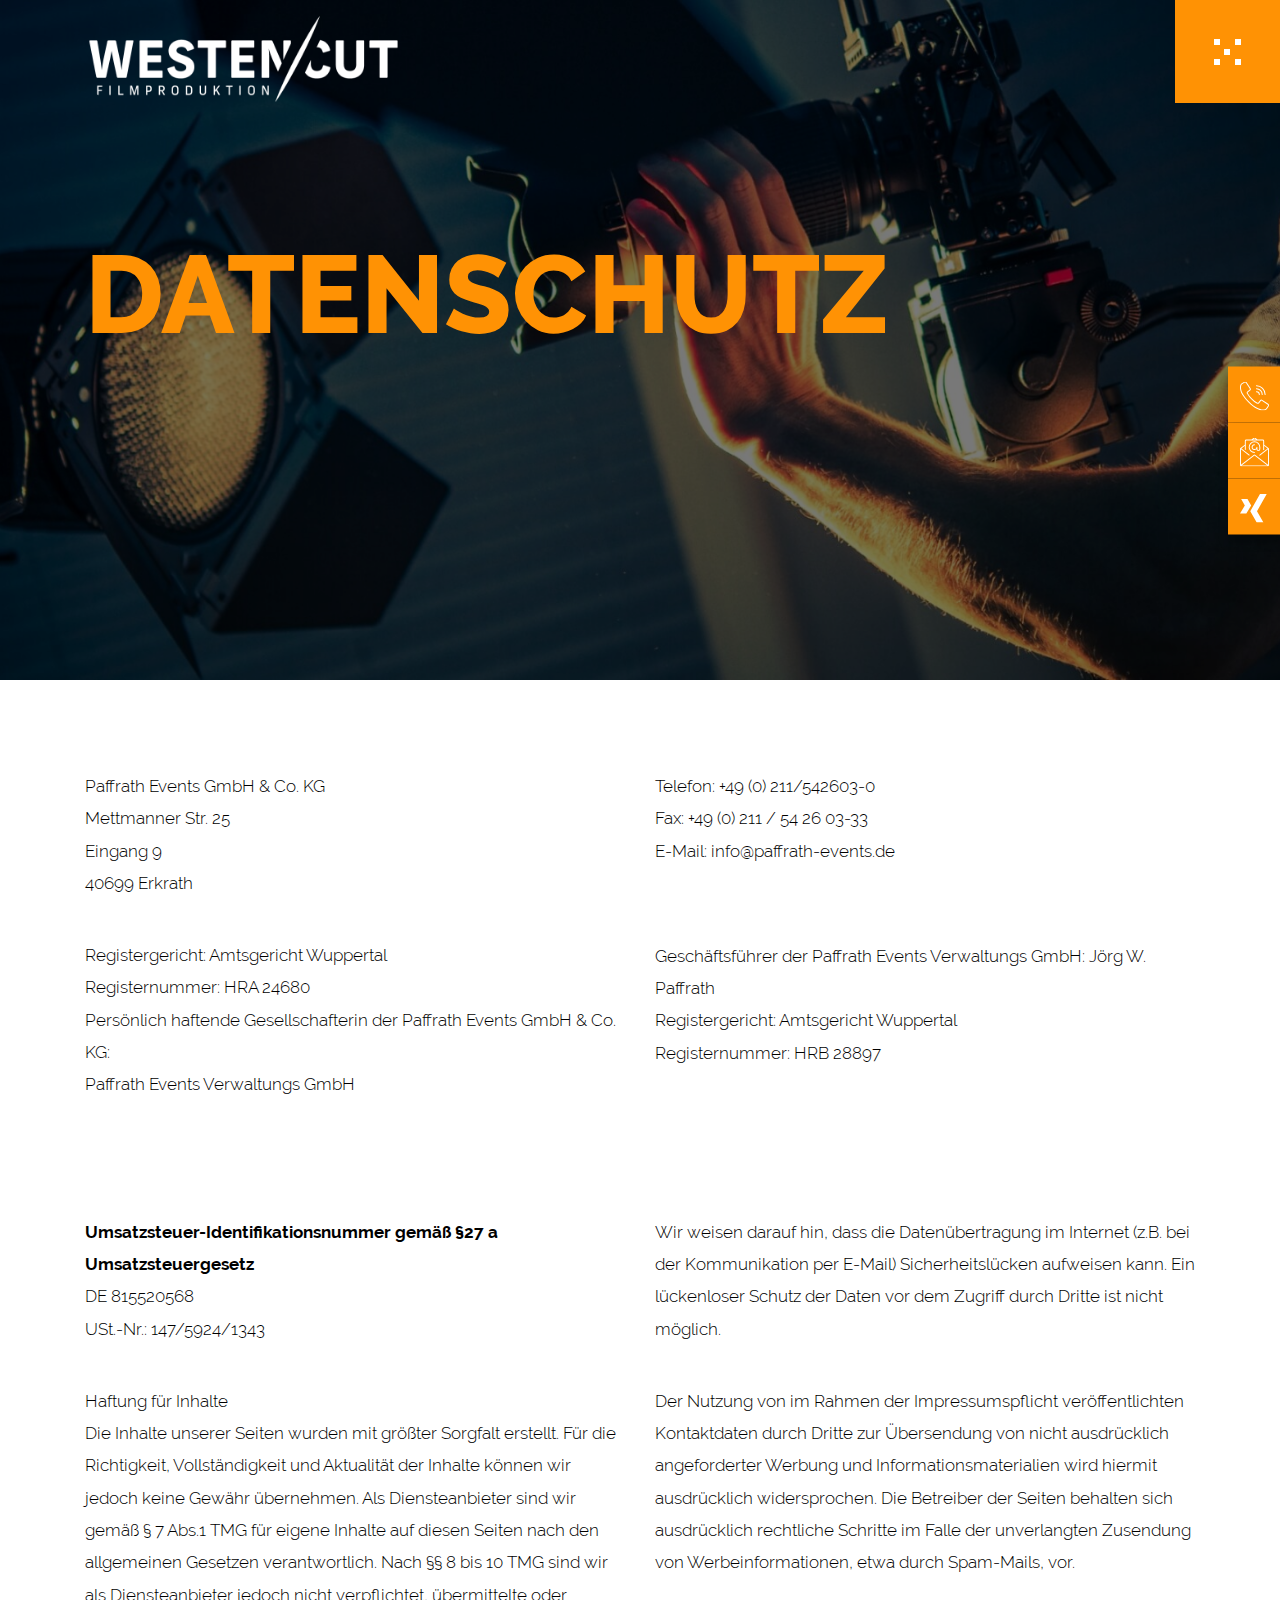
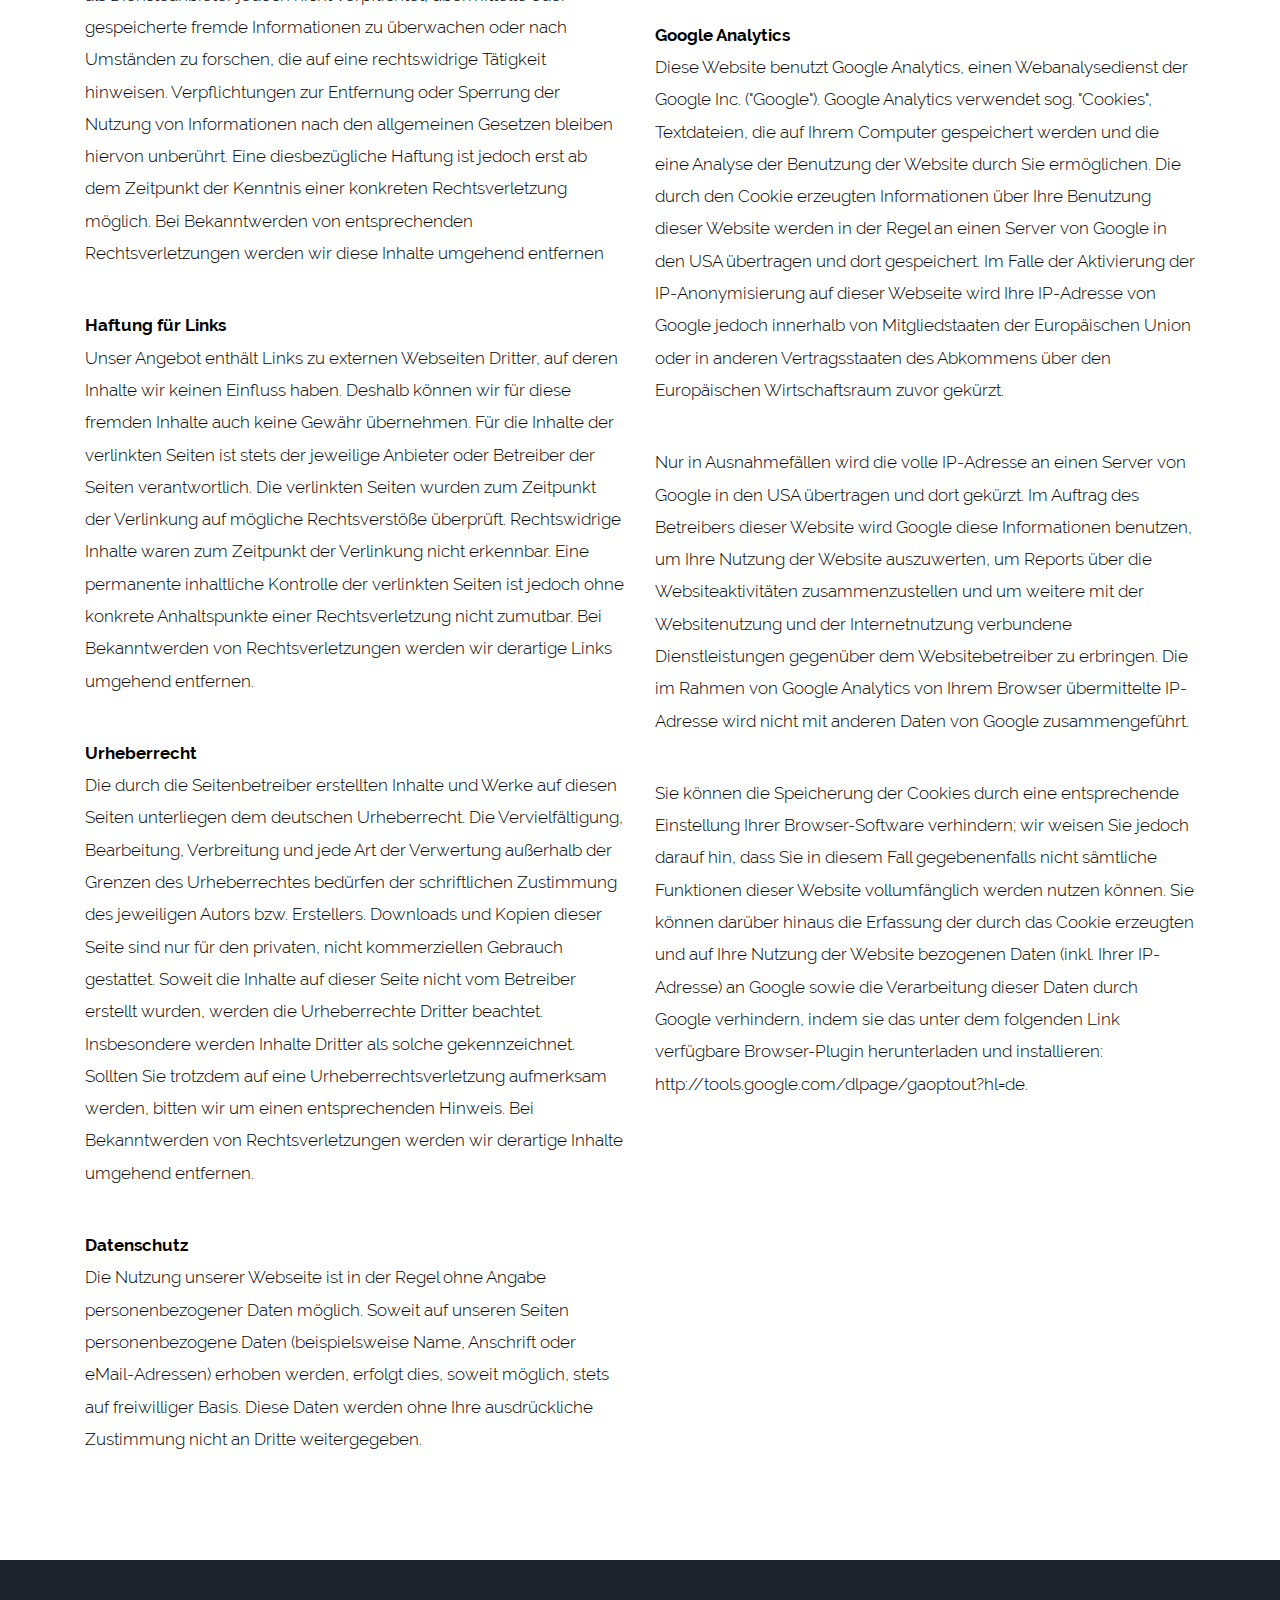
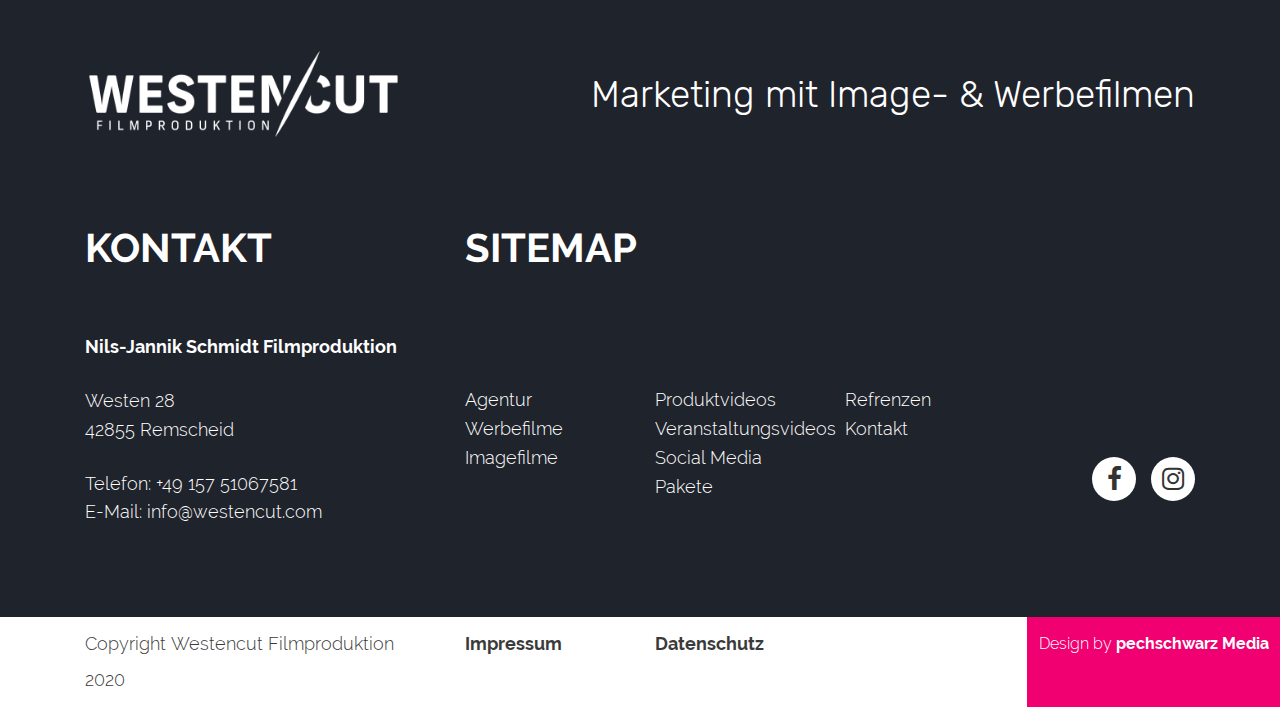
<file: datenschutz.html>
<!DOCTYPE html>
<html lang="en">

<head>
    <title>Datenschutz</title>
    <!-- Meta Tags -->
        <meta charset="utf-8">
    <meta name="viewport" content="width=device-width, initial-scale=1, shrink-to-fit=no">
    <!-- fonts awesome CSS -->
    <link rel="stylesheet" href="css/font-awesome.min.css">
    <!-- For BOOTSTRAP -->
    <link rel="stylesheet" href="css/bootstrap.min.css">
    <!-- For Slick Slider -->
    <link rel="stylesheet" href="css/slick.css">
    <link rel="stylesheet" href="css/slick-theme.css">
    <!-- aos css -->
    <link href="css/aos.css" rel="stylesheet">
    <!-- STYLE SHEET -->
    <link rel="stylesheet" href="css/style.css">
    <link rel="shortcut icon" type="image/png" href="images/favicon.png" />
</head>

<body>
    <div class="wrapper">
        <!-- Header Start -->
        <header>
            <div class="container">
                <nav class="navbar">
                    <a class="navbar-brand" href="index.html">
                        <img src="images/Westencut-Logo.png">
                    </a>
                    <button class="navbar-toggler" type="button" data-toggle="collapse" data-target="#navbarNav" aria-controls="navbarNav" aria-expanded="false" aria-label="Toggle navigation">
                        <img class="initial-toggle" src="images/toggler.png">
                        <img class="expand-toggle" src="images/toggler_expand.png">
                    </button>
                    <div class="collapse navbar-collapse" id="navbarNav">
                        <div class="full-menu">
                            <a href="index.html">
                                <img src="images/Westencut-Logo.png">
                            </a>
                            <ul class="navbar-nav">
                                <li class="nav-item">
                                    <a class="nav-link" href="index.html">home</a>
                                </li>
                                <li class="nav-item">
                                    <a class="nav-link" href="leistungsübersicht.html">leistungen</a>
                                </li>
                                <li class="nav-item">
                                    <a class="nav-link" href="referenzen.html">referenzen</a>
                                </li>
                                <li class="nav-item">
                                    <a class="nav-link" href="agentur.html">Agentur</a>
                                </li>
                                <li class="nav-item">
                                    <a class="nav-link" href="kontakt.html">Kontakt</a>
                                </li>
                            </ul>
                            <div class="bottom_links">
                                <a href="impressum.html">Impressum</a>
                                <a href="datenschutz.html">Datenschutz</a>
                            </div>
                        </div>
                    </div>
                </nav>
            </div>
        </header>
        <div class="side-social-link">
            <ul class="side-social-link-content">
                <li><img src="images/phone-icon-white.svg" alt=""><a href="tel:+49 157 51067581">Anrufen </a></li>
                <li><img src="images/mail-icon-white.svg" alt=""><a href="kontakt.html">Mail schreiben</a></li>
                <li><img src="images/social-icon-white.svg" alt=""><a href="javascript:void(0)">Xing-Profil</a></li>
            </ul>
        </div>
        <!-- Header End -->
        <!-- Banner Start -->
        <section class="banner impressum_datenschutz">
            <div class="container">
                <div class="banner_inner">
                    <h1>Datenschutz</h1>
                </div>
            </div>
        </section>
        <!-- Banner End -->
        <!-- Content Start -->
        <section class="impressum_datenschutz_content">
            <div class="container">
                <div class="row">
                    <div class="col-md-6">
                        <div class="left">
                            <ul>
                                <li>Paffrath Events GmbH & Co. KG</li>
                                <li>Mettmanner Str. 25</li>
                                <li>Eingang 9</li>
                                <li>40699 Erkrath</li>
                            </ul>
                            <ul>
                                <li>Registergericht: Amtsgericht Wuppertal</li>
                                <li>Registernummer: HRA 24680</li>
                                <li>Persönlich haftende Gesellschafterin der Paffrath Events GmbH & Co. KG:</li>
                                <li>Paffrath Events Verwaltungs GmbH</li>
                            </ul>
                        </div>
                    </div>
                    <div class="col-md-6">
                        <div class="right">
                            <ul>
                                <li>Telefon: <a href="tel:+49 (0) 211/542603-0">+49 (0) 211/542603-0</a></li>
                                <li>Fax: <a href="tel:+49 (0) 211 / 54 26 03-33">+49 (0) 211 / 54 26 03-33</a></li>
                                <li>E-Mail: <a href="mailto:info@paffrath-events.de">info@paffrath-events.de</a></li>
                            </ul>
                            <ul>
                                <li>Geschäftsführer der Paffrath Events Verwaltungs GmbH: Jörg W. Paffrath</li>
                                <li>Registergericht: Amtsgericht Wuppertal</li>
                                <li>Registernummer: HRB 28897</li>
                            </ul>
                        </div>
                    </div>
                </div>
                <div class="row">
                    <div class="col-md-6">
                        <div class="box">
                            <h6>Umsatzsteuer-Identifikationsnummer gemäß §27 a Umsatzsteuergesetz</h6>
                            <ul>
                                <li>DE 815520568</li>
                                <li>USt.-Nr.: 147/5924/1343</li>
                            </ul>
                            <p>Haftung für Inhalte <br>Die Inhalte unserer Seiten wurden mit größter Sorgfalt erstellt. Für die Richtigkeit, Vollständigkeit und Aktualität der Inhalte können wir jedoch keine Gewähr übernehmen. Als Diensteanbieter sind wir gemäß § 7 Abs.1 TMG für eigene Inhalte auf diesen Seiten nach den allgemeinen Gesetzen verantwortlich. Nach §§ 8 bis 10 TMG sind wir als Diensteanbieter jedoch nicht verpflichtet, übermittelte oder gespeicherte fremde Informationen zu überwachen oder nach Umständen zu forschen, die auf eine rechtswidrige Tätigkeit hinweisen. Verpflichtungen zur Entfernung oder Sperrung der Nutzung von Informationen nach den allgemeinen Gesetzen bleiben hiervon unberührt. Eine diesbezügliche Haftung ist jedoch erst ab dem Zeitpunkt der Kenntnis einer konkreten Rechtsverletzung möglich. Bei Bekanntwerden von entsprechenden Rechtsverletzungen werden wir diese Inhalte umgehend entfernen
                            </p>
                            <h6>Haftung für Links</h6>
                            <p>Unser Angebot enthält Links zu externen Webseiten Dritter, auf deren Inhalte wir keinen Einfluss haben. Deshalb können wir für diese fremden Inhalte auch keine Gewähr übernehmen. Für die Inhalte der verlinkten Seiten ist stets der jeweilige Anbieter oder Betreiber der Seiten verantwortlich. Die verlinkten Seiten wurden zum Zeitpunkt der Verlinkung auf mögliche Rechtsverstöße überprüft. Rechtswidrige Inhalte waren zum Zeitpunkt der Verlinkung nicht erkennbar. Eine permanente inhaltliche Kontrolle der verlinkten Seiten ist jedoch ohne konkrete Anhaltspunkte einer Rechtsverletzung nicht zumutbar. Bei Bekanntwerden von Rechtsverletzungen werden wir derartige Links umgehend entfernen.</p>
                            <h6>Urheberrecht</h6>
                            <p>Die durch die Seitenbetreiber erstellten Inhalte und Werke auf diesen Seiten unterliegen dem deutschen Urheberrecht. Die Vervielfältigung, Bearbeitung, Verbreitung und jede Art der Verwertung außerhalb der Grenzen des Urheberrechtes bedürfen der schriftlichen Zustimmung des jeweiligen Autors bzw. Erstellers. Downloads und Kopien dieser Seite sind nur für den privaten, nicht kommerziellen Gebrauch gestattet. Soweit die Inhalte auf dieser Seite nicht vom Betreiber erstellt wurden, werden die Urheberrechte Dritter beachtet. Insbesondere werden Inhalte Dritter als solche gekennzeichnet. Sollten Sie trotzdem auf eine Urheberrechtsverletzung aufmerksam werden, bitten wir um einen entsprechenden Hinweis. Bei Bekanntwerden von Rechtsverletzungen werden wir derartige Inhalte umgehend entfernen.</p>
                            <h6>Datenschutz</h6>
                            <p>Die Nutzung unserer Webseite ist in der Regel ohne Angabe personenbezogener Daten möglich. Soweit auf unseren Seiten personenbezogene Daten (beispielsweise Name, Anschrift oder eMail-Adressen) erhoben werden, erfolgt dies, soweit möglich, stets auf freiwilliger Basis. Diese Daten werden ohne Ihre ausdrückliche Zustimmung nicht an Dritte weitergegeben.</p>
                        </div>
                    </div>
                    <div class="col-md-6">
                        <div class="box">
                            <p>Wir weisen darauf hin, dass die Datenübertragung im Internet (z.B. bei der Kommunikation per E-Mail) Sicherheitslücken aufweisen kann. Ein lückenloser Schutz der Daten vor dem Zugriff durch Dritte ist nicht möglich.</p>
                            <p>Der Nutzung von im Rahmen der Impressumspflicht veröffentlichten Kontaktdaten durch Dritte zur Übersendung von nicht ausdrücklich angeforderter Werbung und Informationsmaterialien wird hiermit ausdrücklich widersprochen. Die Betreiber der Seiten behalten sich ausdrücklich rechtliche Schritte im Falle der unverlangten Zusendung von Werbeinformationen, etwa durch Spam-Mails, vor.</p>
                            <h6>Google Analytics</h6>
                            <p>Diese Website benutzt Google Analytics, einen Webanalysedienst der Google Inc. ("Google"). Google Analytics verwendet sog. "Cookies", Textdateien, die auf Ihrem Computer gespeichert werden und die eine Analyse der Benutzung der Website durch Sie ermöglichen. Die durch den Cookie erzeugten Informationen über Ihre Benutzung dieser Website werden in der Regel an einen Server von Google in den USA übertragen und dort gespeichert. Im Falle der Aktivierung der IP-Anonymisierung auf dieser Webseite wird Ihre IP-Adresse von Google jedoch innerhalb von Mitgliedstaaten der Europäischen Union oder in anderen Vertragsstaaten des Abkommens über den Europäischen Wirtschaftsraum zuvor gekürzt.</p>
                            <p>Nur in Ausnahmefällen wird die volle IP-Adresse an einen Server von Google in den USA übertragen und dort gekürzt. Im Auftrag des Betreibers dieser Website wird Google diese Informationen benutzen, um Ihre Nutzung der Website auszuwerten, um Reports über die Websiteaktivitäten zusammenzustellen und um weitere mit der Websitenutzung und der Internetnutzung verbundene Dienstleistungen gegenüber dem Websitebetreiber zu erbringen. Die im Rahmen von Google Analytics von Ihrem Browser übermittelte IP-Adresse wird nicht mit anderen Daten von Google zusammengeführt.</p>
                            <p>Sie können die Speicherung der Cookies durch eine entsprechende Einstellung Ihrer Browser-Software verhindern; wir weisen Sie jedoch darauf hin, dass Sie in diesem Fall gegebenenfalls nicht sämtliche Funktionen dieser Website vollumfänglich werden nutzen können. Sie können darüber hinaus die Erfassung der durch das Cookie erzeugten und auf Ihre Nutzung der Website bezogenen Daten (inkl. Ihrer IP-Adresse) an Google sowie die Verarbeitung dieser Daten durch Google verhindern, indem sie das unter dem folgenden Link verfügbare Browser-Plugin herunterladen und installieren: <a href="http://tools.google.com/dlpage/gaoptout?hl=de.">http://tools.google.com/dlpage/gaoptout?hl=de.</a></p>
                        </div>
                    </div>
                </div>
            </div>
        </section>
        <!-- Content End -->
        <!-- Footer Start -->
        <footer>
            <div class="upper">
                <div class="container">
                    <div class="footer-head">
                        <a href="index.html">
                            <img src="images/Westencut-Logo.png">
                        </a>
                        <h5>Marketing mit Image- & Werbefilmen</h5>
                    </div>
                    <div class="row">
                        <div class="col-xl-4 col-lg-5">
                            <div class="kontact">
                                <h6>Kontakt</h6>
                                <ul>
                                    <li><a href=""><b>Nils-Jannik Schmidt Filmproduktion</b></a></li>
                                    <li class="address">Westen 28 <br>42855 Remscheid</li>
                                    <li>Telefon: <a href="tel:+49 157 51067581">+49 157 51067581</a></li>
                                    <li>E-Mail: <a href="mailto:info@westencut.com">info@westencut.com</a></li>
                                </ul>
                            </div>
                        </div>
                        <div class="col-xl-8 col-lg-7">
                            <div class="sitemap">
                                <h6>Sitemap</h6>
                                <div class="row">
                                    <div class="col-xl-3 col-sm-6">
                                        <ul class="links">
                                            <li><a href="agentur.html">Agentur</a></li>
                                            <li><a href="">Werbefilme</a></li>
                                            <li><a href="">Imagefilme</a></li>
                                        </ul>
                                    </div>
                                    <div class="col-xl-3 col-sm-6">
                                        <ul class="links">
                                            <li><a href="produkt-filme.html">Produktvideos</a></li>
                                            <li><a href="veranstaltungs-filme.html">Veranstaltungsvideos</a></li>
                                            <li><a href="social-media.html">Social Media Pakete</a></li>
                                        </ul>
                                    </div>
                                    <div class="col-xl-3 col-sm-6">
                                        <ul class="links">
                                            <li><a href="referenzen.html">Refrenzen</a></li>
                                            <li><a href="kontakt.html">Kontakt</a></li>
                                        </ul>
                                    </div>
                                    <div class="col-xl-3 col-sm-6">
                                        <ul class="social-links">
                                            <a href=""><i class="fa fa-facebook"></i></a>
                                            <a href=""><i class="fa fa-instagram"></i></a>
                                        </ul>
                                    </div>
                                </div>
                            </div>
                        </div>
                    </div>
                </div>
            </div>
            <div class="bottom">
                <a href="" class="design_btn">Design by <span>pechschwarz Media</span></a>
                <div class="container">
                    <div class="row">
                        <div class="col-xl-4 col-lg-5 col-sm-7">
                            <span>Copyright <a href="index.html">Westencut Filmproduktion</a> 2020</span>
                        </div>
                        <div class="col-xl-8 col-lg-7 col-sm-5">
                            <div class="row">
                                <div class="col-xl-3 col-lg-4  col-sm-6">
                                    <a href="impressum.html">Impressum</a>
                                </div>
                                <div class="col-xl-3 col-lg-4  col-sm-6">
                                    <a href="datenschutz.html">Datenschutz</a>
                                </div>
                            </div>
                        </div>
                    </div>
                </div>
            </div>
        </footer>
        <div class="modal fade video_modal" id="videoplaymodal" tabindex="-1" role="dialog" aria-labelledby="myModalLabel">
            <div class="modal-dialog" role="document">
                <div class="modal-content">
                        <button type="button" class="close" data-dismiss="modal" aria-label="Close"><span aria-hidden="true">&times;</span></button>
                   
                    <div class="modal-body">
                        <iframe id="player" src="https://www.youtube.com/embed/n1189-1qe50?mute=1&autoplay=1" frameborder="0" allow="accelerometer; encrypted-media; gyroscope; picture-in-picture" allowfullscreen loop ></iframe>  
                    </div>
                </div>
            </div>
        </div>
        <!-- Footer End -->
    </div>
   <script src="js/jquery-3.3.1.min.js"></script>
    <script src="js/slick.min.js"></script>
    <script src="js/bootstrap.min.js"></script>
    <script src="js/aos.js"></script>
    <script src="js/custom.js"></script>
</body>

</html>
</file>
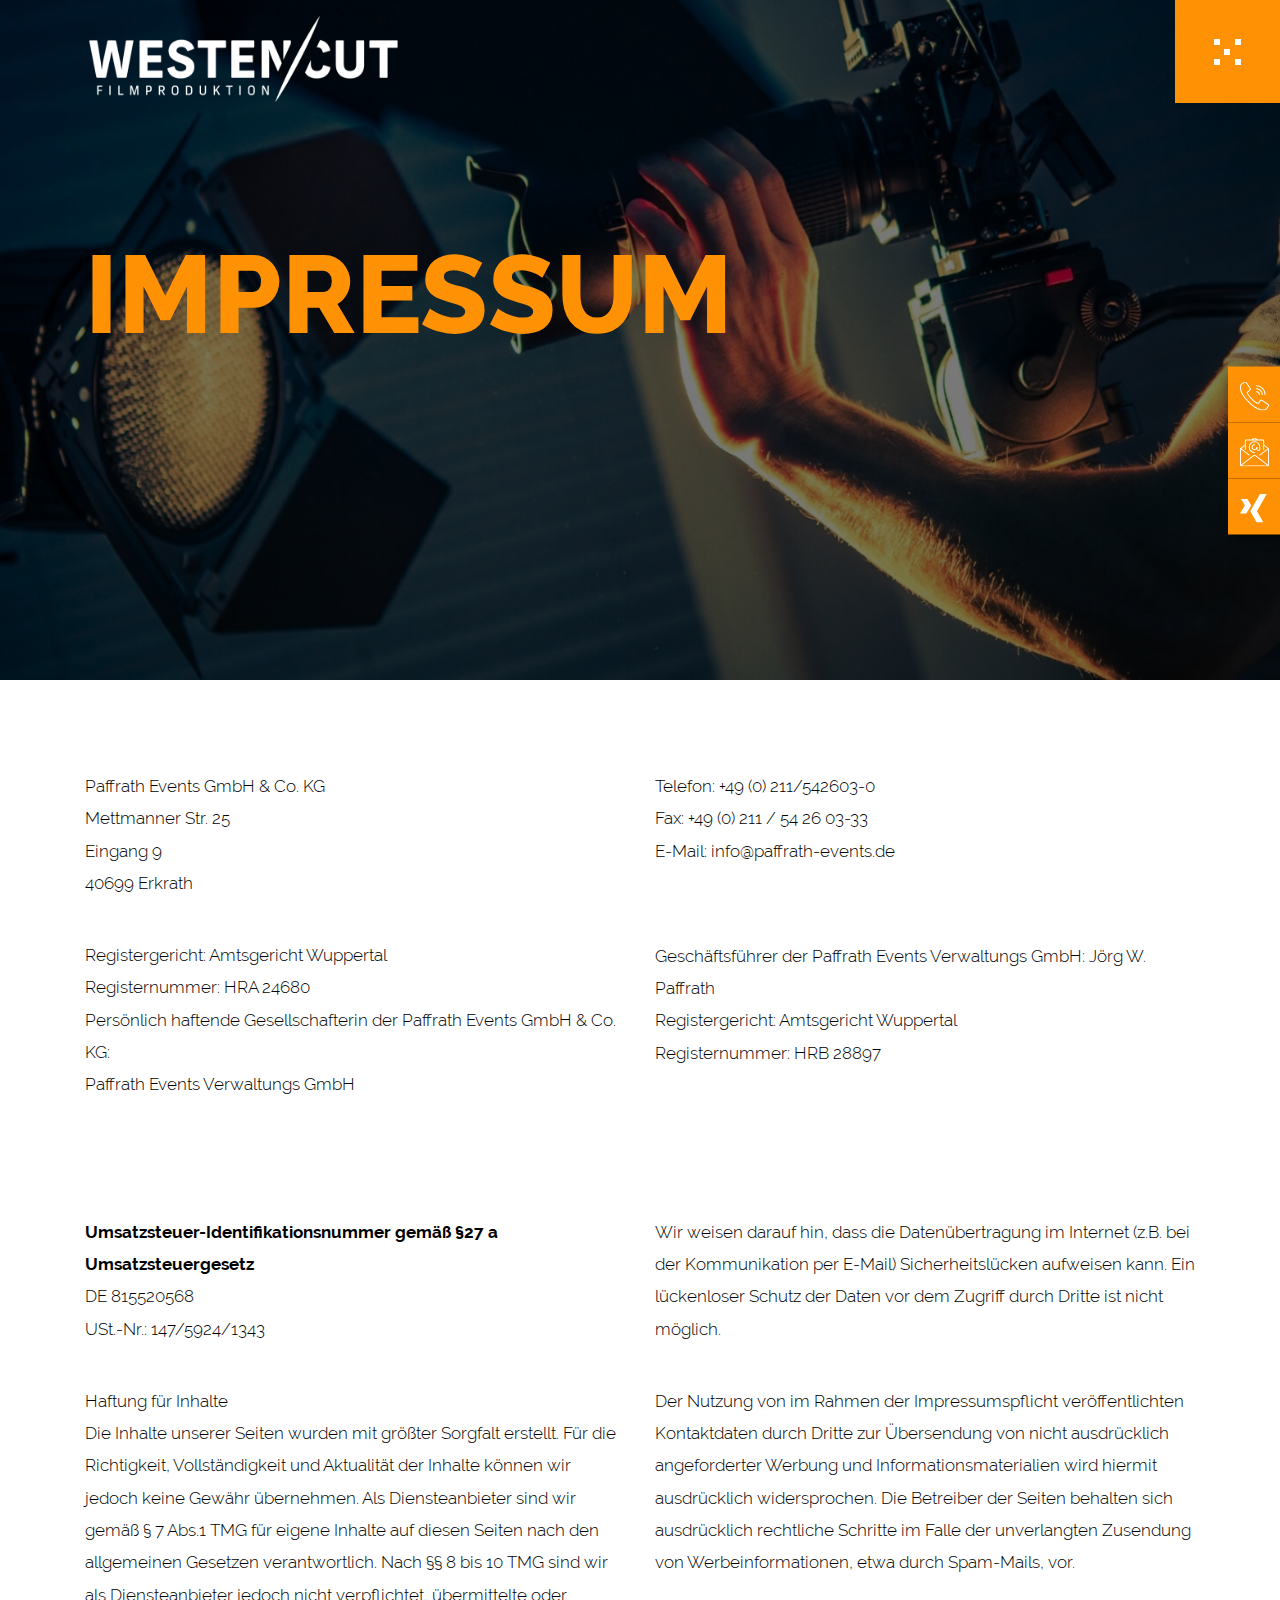
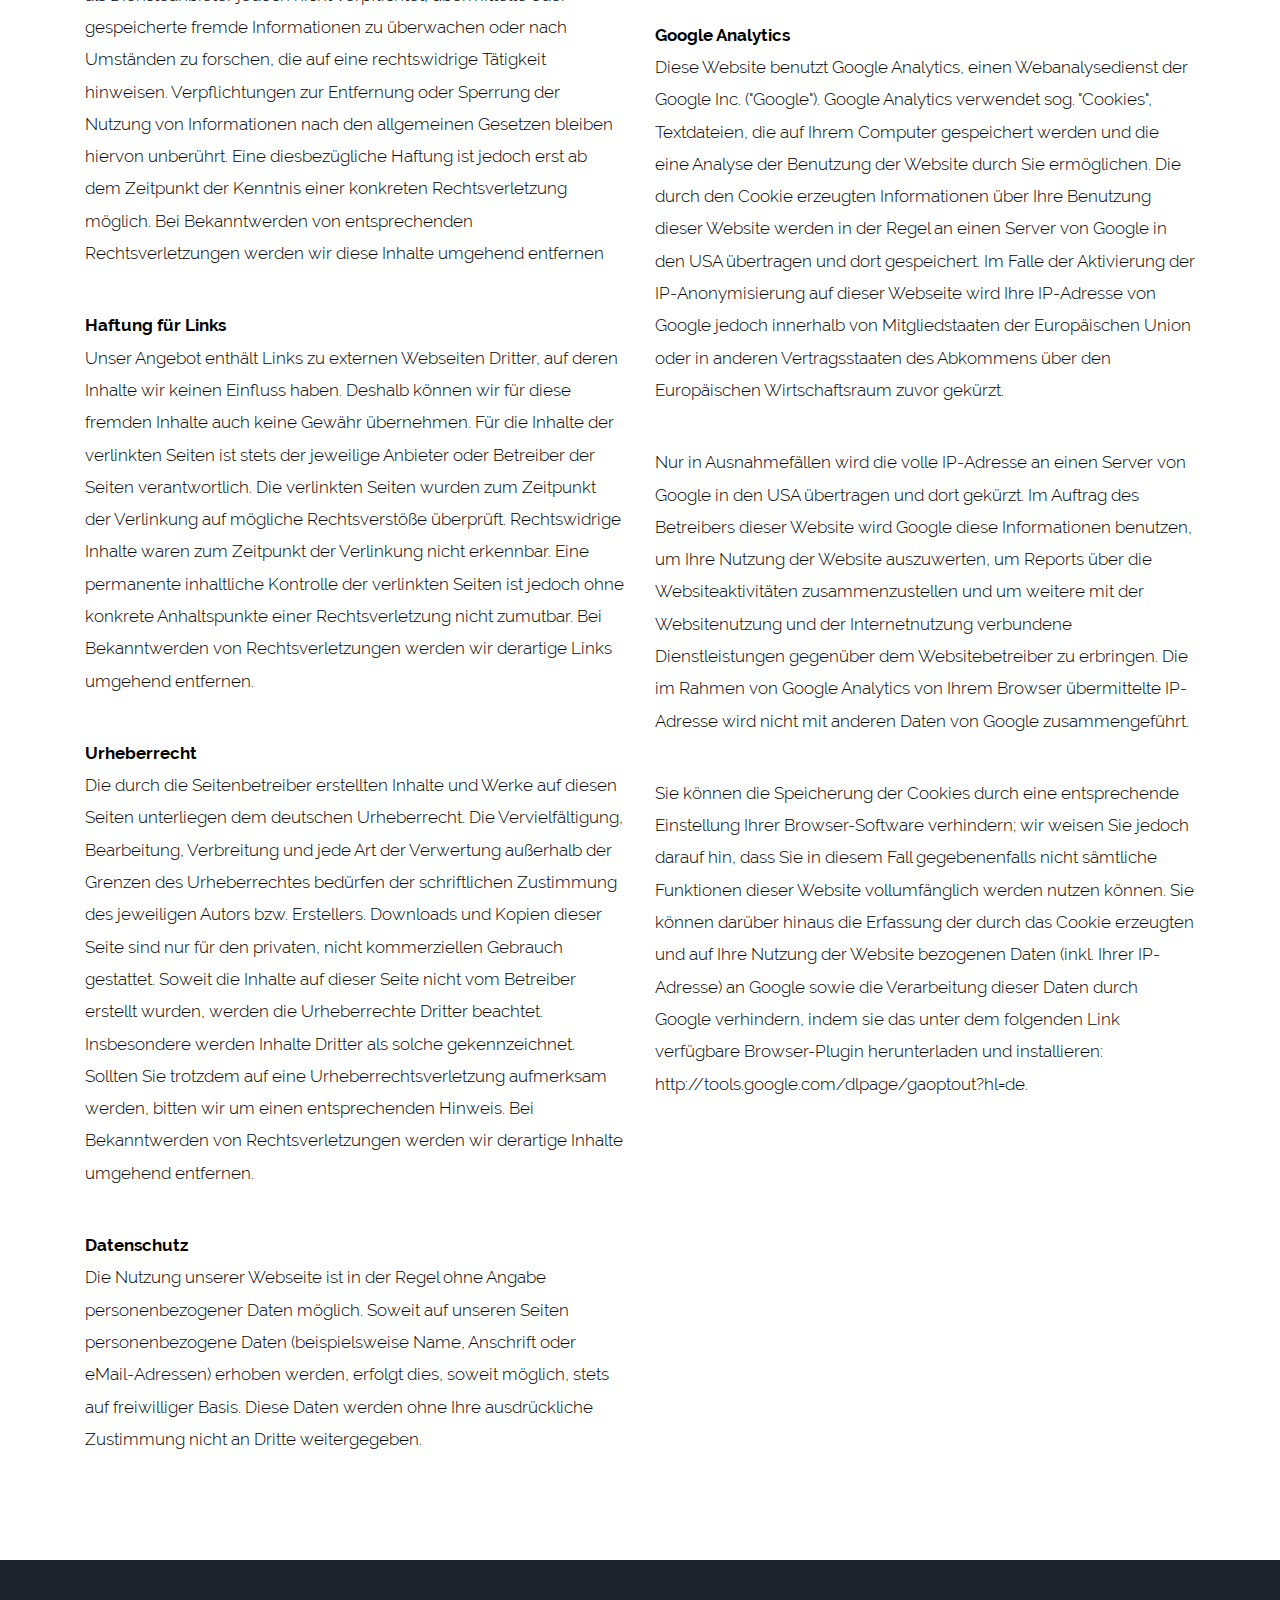
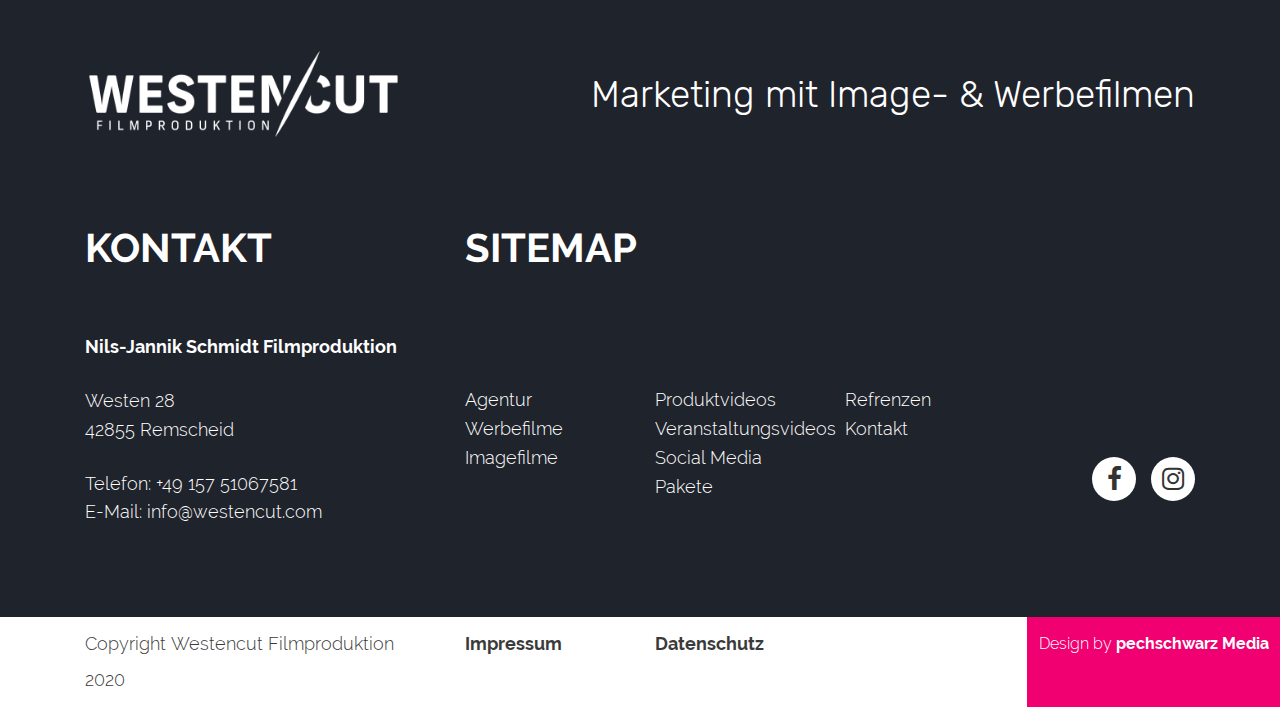
<file: impressum.html>
<!DOCTYPE html>
<html lang="en">

<head>
    <title>Impressum</title>
    <!-- Meta Tags -->
        <meta charset="utf-8">
    <meta name="viewport" content="width=device-width, initial-scale=1, shrink-to-fit=no">
    <!-- fonts awesome CSS -->
    <link rel="stylesheet" href="css/font-awesome.min.css">
    <!-- For BOOTSTRAP -->
    <link rel="stylesheet" href="css/bootstrap.min.css">
    <!-- For Slick Slider -->
    <link rel="stylesheet" href="css/slick.css">
    <link rel="stylesheet" href="css/slick-theme.css">
    <!-- aos css -->
    <link href="css/aos.css" rel="stylesheet">
    <!-- STYLE SHEET -->
    <link rel="stylesheet" href="css/style.css">
    <link rel="shortcut icon" type="image/png" href="images/favicon.png" />
</head>

<body>
    <div class="wrapper">
        <!-- Header Start -->
        <header>
            <div class="container">
                <nav class="navbar">
                    <a class="navbar-brand" href="index.html">
                        <img src="images/Westencut-Logo.png">
                    </a>
                    <button class="navbar-toggler" type="button" data-toggle="collapse" data-target="#navbarNav" aria-controls="navbarNav" aria-expanded="false" aria-label="Toggle navigation">
                        <img class="initial-toggle" src="images/toggler.png">
                        <img class="expand-toggle" src="images/toggler_expand.png">
                    </button>
                    <div class="collapse navbar-collapse" id="navbarNav">
                        <div class="full-menu">
                            <a href="index.html">
                                <img src="images/Westencut-Logo.png">
                            </a>
                            <ul class="navbar-nav">
                                <li class="nav-item">
                                    <a class="nav-link" href="index.html">home</a>
                                </li>
                                <li class="nav-item">
                                    <a class="nav-link" href="leistungsübersicht.html">leistungen</a>
                                </li>
                                <li class="nav-item">
                                    <a class="nav-link" href="referenzen.html">referenzen</a>
                                </li>
                                <li class="nav-item">
                                    <a class="nav-link" href="agentur.html">Agentur</a>
                                </li>
                                <li class="nav-item">
                                    <a class="nav-link" href="kontakt.html">Kontakt</a>
                                </li>
                            </ul>
                            <div class="bottom_links">
                                <a href="impressum.html">Impressum</a>
                                <a href="datenschutz.html">Datenschutz</a>
                            </div>
                        </div>
                    </div>
                </nav>
            </div>
        </header>
        <div class="side-social-link">
            <ul class="side-social-link-content">
                <li><img src="images/phone-icon-white.svg" alt=""><a href="tel:+49 157 51067581">Anrufen </a></li>
                <li><img src="images/mail-icon-white.svg" alt=""><a href="kontakt.html">Mail schreiben</a></li>
                <li><img src="images/social-icon-white.svg" alt=""><a href="javascript:void(0)">Xing-Profil</a></li>
            </ul>
        </div>
        <!-- Header End -->
        <!-- Banner Start -->
        <section class="banner impressum_datenschutz">
            <div class="container">
                <div class="banner_inner">
                    <h1>Impressum</h1>
                </div>
            </div>
        </section>
        <!-- Banner End -->
        <!-- Content Start -->
        <section class="impressum_datenschutz_content">
            <div class="container">
                <div class="row">
                    <div class="col-md-6">
                        <div class="left">
                            <ul>
                                <li>Paffrath Events GmbH & Co. KG</li>
                                <li>Mettmanner Str. 25</li>
                                <li>Eingang 9</li>
                                <li>40699 Erkrath</li>
                            </ul>
                            <ul>
                                <li>Registergericht: Amtsgericht Wuppertal</li>
                                <li>Registernummer: HRA 24680</li>
                                <li>Persönlich haftende Gesellschafterin der Paffrath Events GmbH & Co. KG:</li>
                                <li>Paffrath Events Verwaltungs GmbH</li>
                            </ul>
                        </div>
                    </div>
                    <div class="col-md-6">
                        <div class="right">
                            <ul>
                                <li>Telefon: <a href="tel:+49 (0) 211/542603-0">+49 (0) 211/542603-0</a></li>
                                <li>Fax: <a href="tel:+49 (0) 211 / 54 26 03-33">+49 (0) 211 / 54 26 03-33</a></li>
                                <li>E-Mail: <a href="mailto:info@paffrath-events.de">info@paffrath-events.de</a></li>
                            </ul>
                            <ul>
                                <li>Geschäftsführer der Paffrath Events Verwaltungs GmbH: Jörg W. Paffrath</li>
                                <li>Registergericht: Amtsgericht Wuppertal</li>
                                <li>Registernummer: HRB 28897</li>
                            </ul>
                        </div>
                    </div>
                </div>
                <div class="row">
                    <div class="col-md-6">
                        <div class="box">
                            <h6>Umsatzsteuer-Identifikationsnummer gemäß §27 a Umsatzsteuergesetz</h6>
                            <ul>
                                <li>DE 815520568</li>
                                <li>USt.-Nr.: 147/5924/1343</li>
                            </ul>
                            <p>Haftung für Inhalte <br>Die Inhalte unserer Seiten wurden mit größter Sorgfalt erstellt. Für die Richtigkeit, Vollständigkeit und Aktualität der Inhalte können wir jedoch keine Gewähr übernehmen. Als Diensteanbieter sind wir gemäß § 7 Abs.1 TMG für eigene Inhalte auf diesen Seiten nach den allgemeinen Gesetzen verantwortlich. Nach §§ 8 bis 10 TMG sind wir als Diensteanbieter jedoch nicht verpflichtet, übermittelte oder gespeicherte fremde Informationen zu überwachen oder nach Umständen zu forschen, die auf eine rechtswidrige Tätigkeit hinweisen. Verpflichtungen zur Entfernung oder Sperrung der Nutzung von Informationen nach den allgemeinen Gesetzen bleiben hiervon unberührt. Eine diesbezügliche Haftung ist jedoch erst ab dem Zeitpunkt der Kenntnis einer konkreten Rechtsverletzung möglich. Bei Bekanntwerden von entsprechenden Rechtsverletzungen werden wir diese Inhalte umgehend entfernen
                            </p>
                            <h6>Haftung für Links</h6>
                            <p>Unser Angebot enthält Links zu externen Webseiten Dritter, auf deren Inhalte wir keinen Einfluss haben. Deshalb können wir für diese fremden Inhalte auch keine Gewähr übernehmen. Für die Inhalte der verlinkten Seiten ist stets der jeweilige Anbieter oder Betreiber der Seiten verantwortlich. Die verlinkten Seiten wurden zum Zeitpunkt der Verlinkung auf mögliche Rechtsverstöße überprüft. Rechtswidrige Inhalte waren zum Zeitpunkt der Verlinkung nicht erkennbar. Eine permanente inhaltliche Kontrolle der verlinkten Seiten ist jedoch ohne konkrete Anhaltspunkte einer Rechtsverletzung nicht zumutbar. Bei Bekanntwerden von Rechtsverletzungen werden wir derartige Links umgehend entfernen.</p>
                            <h6>Urheberrecht</h6>
                            <p>Die durch die Seitenbetreiber erstellten Inhalte und Werke auf diesen Seiten unterliegen dem deutschen Urheberrecht. Die Vervielfältigung, Bearbeitung, Verbreitung und jede Art der Verwertung außerhalb der Grenzen des Urheberrechtes bedürfen der schriftlichen Zustimmung des jeweiligen Autors bzw. Erstellers. Downloads und Kopien dieser Seite sind nur für den privaten, nicht kommerziellen Gebrauch gestattet. Soweit die Inhalte auf dieser Seite nicht vom Betreiber erstellt wurden, werden die Urheberrechte Dritter beachtet. Insbesondere werden Inhalte Dritter als solche gekennzeichnet. Sollten Sie trotzdem auf eine Urheberrechtsverletzung aufmerksam werden, bitten wir um einen entsprechenden Hinweis. Bei Bekanntwerden von Rechtsverletzungen werden wir derartige Inhalte umgehend entfernen.</p>
                            <h6>Datenschutz</h6>
                            <p>Die Nutzung unserer Webseite ist in der Regel ohne Angabe personenbezogener Daten möglich. Soweit auf unseren Seiten personenbezogene Daten (beispielsweise Name, Anschrift oder eMail-Adressen) erhoben werden, erfolgt dies, soweit möglich, stets auf freiwilliger Basis. Diese Daten werden ohne Ihre ausdrückliche Zustimmung nicht an Dritte weitergegeben.</p>
                        </div>
                    </div>
                    <div class="col-md-6">
                        <div class="box">
                            <p>Wir weisen darauf hin, dass die Datenübertragung im Internet (z.B. bei der Kommunikation per E-Mail) Sicherheitslücken aufweisen kann. Ein lückenloser Schutz der Daten vor dem Zugriff durch Dritte ist nicht möglich.</p>
                            <p>Der Nutzung von im Rahmen der Impressumspflicht veröffentlichten Kontaktdaten durch Dritte zur Übersendung von nicht ausdrücklich angeforderter Werbung und Informationsmaterialien wird hiermit ausdrücklich widersprochen. Die Betreiber der Seiten behalten sich ausdrücklich rechtliche Schritte im Falle der unverlangten Zusendung von Werbeinformationen, etwa durch Spam-Mails, vor.</p>
                            <h6>Google Analytics</h6>
                            <p>Diese Website benutzt Google Analytics, einen Webanalysedienst der Google Inc. ("Google"). Google Analytics verwendet sog. "Cookies", Textdateien, die auf Ihrem Computer gespeichert werden und die eine Analyse der Benutzung der Website durch Sie ermöglichen. Die durch den Cookie erzeugten Informationen über Ihre Benutzung dieser Website werden in der Regel an einen Server von Google in den USA übertragen und dort gespeichert. Im Falle der Aktivierung der IP-Anonymisierung auf dieser Webseite wird Ihre IP-Adresse von Google jedoch innerhalb von Mitgliedstaaten der Europäischen Union oder in anderen Vertragsstaaten des Abkommens über den Europäischen Wirtschaftsraum zuvor gekürzt.</p>
                            <p>Nur in Ausnahmefällen wird die volle IP-Adresse an einen Server von Google in den USA übertragen und dort gekürzt. Im Auftrag des Betreibers dieser Website wird Google diese Informationen benutzen, um Ihre Nutzung der Website auszuwerten, um Reports über die Websiteaktivitäten zusammenzustellen und um weitere mit der Websitenutzung und der Internetnutzung verbundene Dienstleistungen gegenüber dem Websitebetreiber zu erbringen. Die im Rahmen von Google Analytics von Ihrem Browser übermittelte IP-Adresse wird nicht mit anderen Daten von Google zusammengeführt.</p>
                            <p>Sie können die Speicherung der Cookies durch eine entsprechende Einstellung Ihrer Browser-Software verhindern; wir weisen Sie jedoch darauf hin, dass Sie in diesem Fall gegebenenfalls nicht sämtliche Funktionen dieser Website vollumfänglich werden nutzen können. Sie können darüber hinaus die Erfassung der durch das Cookie erzeugten und auf Ihre Nutzung der Website bezogenen Daten (inkl. Ihrer IP-Adresse) an Google sowie die Verarbeitung dieser Daten durch Google verhindern, indem sie das unter dem folgenden Link verfügbare Browser-Plugin herunterladen und installieren: <a href="http://tools.google.com/dlpage/gaoptout?hl=de.">http://tools.google.com/dlpage/gaoptout?hl=de.</a></p>
                        </div>
                    </div>
                </div>
            </div>
        </section>
        <!-- Content End -->
        <!-- Footer Start -->
        <footer>
            <div class="upper">
                <div class="container">
                    <div class="footer-head">
                        <a href="index.html">
                            <img src="images/Westencut-Logo.png">
                        </a>
                        <h5>Marketing mit Image- & Werbefilmen</h5>
                    </div>
                    <div class="row">
                        <div class="col-xl-4 col-lg-5">
                            <div class="kontact">
                                <h6>Kontakt</h6>
                                <ul>
                                    <li><a href=""><b>Nils-Jannik Schmidt Filmproduktion</b></a></li>
                                    <li class="address">Westen 28 <br>42855 Remscheid</li>
                                    <li>Telefon: <a href="tel:+49 157 51067581">+49 157 51067581</a></li>
                                    <li>E-Mail: <a href="mailto:info@westencut.com">info@westencut.com</a></li>
                                </ul>
                            </div>
                        </div>
                        <div class="col-xl-8 col-lg-7">
                            <div class="sitemap">
                                <h6>Sitemap</h6>
                                <div class="row">
                                    <div class="col-xl-3 col-sm-6">
                                        <ul class="links">
                                            <li><a href="agentur.html">Agentur</a></li>
                                            <li><a href="">Werbefilme</a></li>
                                            <li><a href="">Imagefilme</a></li>
                                        </ul>
                                    </div>
                                    <div class="col-xl-3 col-sm-6">
                                        <ul class="links">
                                            <li><a href="produkt-filme.html">Produktvideos</a></li>
                                            <li><a href="veranstaltungs-filme.html">Veranstaltungsvideos</a></li>
                                            <li><a href="social-media.html">Social Media Pakete</a></li>
                                        </ul>
                                    </div>
                                    <div class="col-xl-3 col-sm-6">
                                        <ul class="links">
                                            <li><a href="referenzen.html">Refrenzen</a></li>
                                            <li><a href="kontakt.html">Kontakt</a></li>
                                        </ul>
                                    </div>
                                    <div class="col-xl-3 col-sm-6">
                                        <ul class="social-links">
                                            <a href=""><i class="fa fa-facebook"></i></a>
                                            <a href=""><i class="fa fa-instagram"></i></a>
                                        </ul>
                                    </div>
                                </div>
                            </div>
                        </div>
                    </div>
                </div>
            </div>
            <div class="bottom">
                <a href="" class="design_btn">Design by <span>pechschwarz Media</span></a>
                <div class="container">
                    <div class="row">
                        <div class="col-xl-4 col-lg-5 col-sm-7">
                            <span>Copyright <a href="index.html">Westencut Filmproduktion</a> 2020</span>
                        </div>
                        <div class="col-xl-8 col-lg-7 col-sm-5">
                            <div class="row">
                                <div class="col-xl-3 col-lg-4  col-sm-6">
                                    <a href="impressum.html">Impressum</a>
                                </div>
                                <div class="col-xl-3 col-lg-4  col-sm-6">
                                    <a href="datenschutz.html">Datenschutz</a>
                                </div>
                            </div>
                        </div>
                    </div>
                </div>
            </div>
        </footer>
        <div class="modal fade video_modal" id="videoplaymodal" tabindex="-1" role="dialog" aria-labelledby="myModalLabel">
            <div class="modal-dialog" role="document">
                <div class="modal-content">
                        <button type="button" class="close" data-dismiss="modal" aria-label="Close"><span aria-hidden="true">&times;</span></button>
                   
                    <div class="modal-body">
                        <iframe id="player" src="https://www.youtube.com/embed/n1189-1qe50?mute=1&autoplay=1" frameborder="0" allow="accelerometer; encrypted-media; gyroscope; picture-in-picture" allowfullscreen loop ></iframe>  
                    </div>
                </div>
            </div>
        </div>
        <!-- Footer End -->
    </div>
<script src="js/jquery-3.3.1.min.js"></script>
    <script src="js/slick.min.js"></script>
    <script src="js/bootstrap.min.js"></script>
    <script src="js/aos.js"></script>
    <script src="js/custom.js"></script>
</body>

</html>
</file>
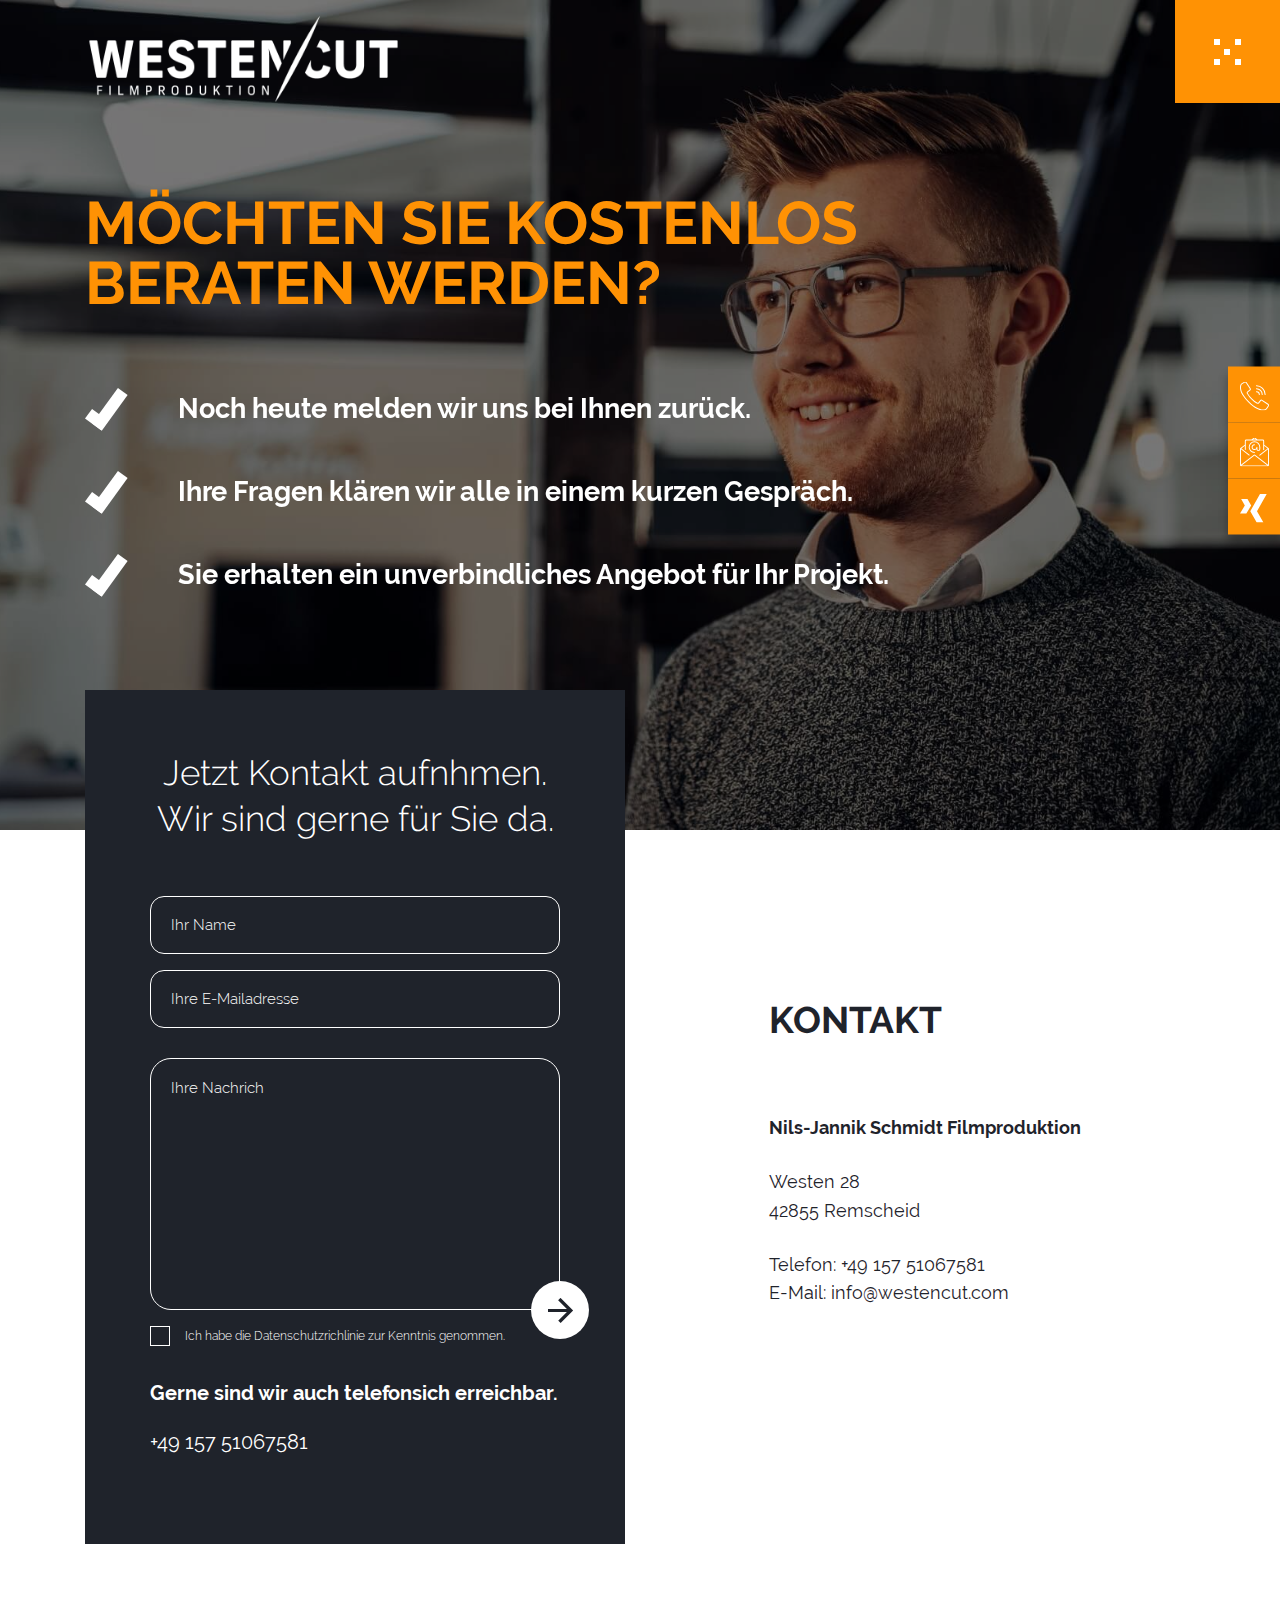
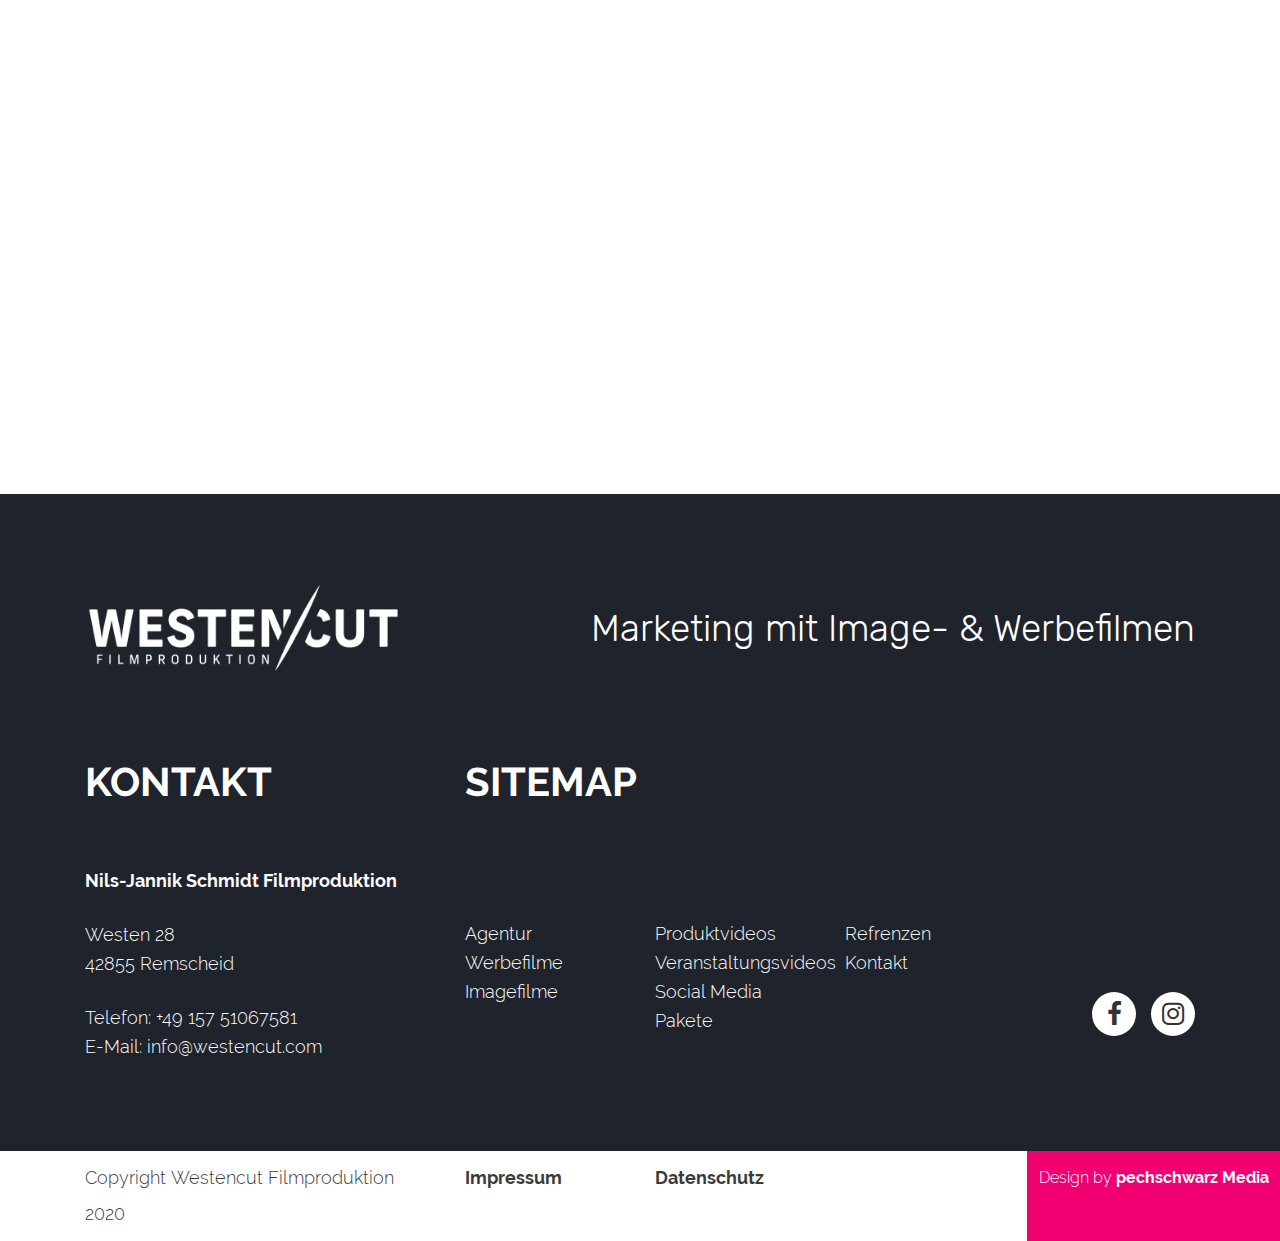
<file: kontakt.html>
<!DOCTYPE html>
<html lang="en">

<head>
    <title>Kontakt</title>
    <!-- Meta Tags -->
    <meta charset="utf-8">
    <meta name="viewport" content="width=device-width, initial-scale=1, shrink-to-fit=no">
    <!-- fonts awesome CSS -->
    <link rel="stylesheet" href="css/font-awesome.min.css">
    <!-- For BOOTSTRAP -->
    <link rel="stylesheet" href="css/bootstrap.min.css">
    <!-- For Slick Slider -->
    <link rel="stylesheet" href="css/slick.css">
    <link rel="stylesheet" href="css/slick-theme.css">
    <!-- aos css -->
    <link href="css/aos.css" rel="stylesheet">
    <!-- STYLE SHEET -->
    <link rel="stylesheet" href="css/style.css">
    <link rel="shortcut icon" type="image/png" href="images/favicon.png" />
</head>

<body>
    <div class="wrapper">
        <!-- Header Start -->
        <header>
            <div class="container">
                <nav class="navbar">
                    <a class="navbar-brand" href="index.html">
                        <img src="images/Westencut-Logo.png">
                    </a>
                    <button class="navbar-toggler" type="button" data-toggle="collapse" data-target="#navbarNav" aria-controls="navbarNav" aria-expanded="false" aria-label="Toggle navigation">
                        <img class="initial-toggle" src="images/toggler.png">
                        <img class="expand-toggle" src="images/toggler_expand.png">
                    </button>
                    <div class="collapse navbar-collapse" id="navbarNav">
                        <div class="full-menu">
                            <a href="index.html">
                                <img src="images/Westencut-Logo.png">
                            </a>
                            <ul class="navbar-nav">
                                <li class="nav-item">
                                    <a class="nav-link" href="index.html">home</a>
                                </li>
                                <li class="nav-item">
                                    <a class="nav-link" href="leistungsübersicht.html">leistungen</a>
                                </li>
                                <li class="nav-item">
                                    <a class="nav-link" href="referenzen.html">referenzen</a>
                                </li>
                                <li class="nav-item">
                                    <a class="nav-link" href="agentur.html">Agentur</a>
                                </li>
                                <li class="nav-item">
                                    <a class="nav-link" href="kontakt.html">Kontakt</a>
                                </li>
                            </ul>
                            <div class="bottom_links">
                                <a href="impressum.html">Impressum</a>
                                <a href="datenschutz.html">Datenschutz</a>
                            </div>
                        </div>
                    </div>
                </nav>
            </div>
        </header>
        <div class="side-social-link">
            <ul class="side-social-link-content">
                <li><img src="images/phone-icon-white.svg" alt=""><a href="tel:+49 157 51067581">Anrufen </a></li>
                <li><img src="images/mail-icon-white.svg" alt=""><a href="kontakt.html">Mail schreiben</a></li>
                <li><img src="images/social-icon-white.svg" alt=""><a href="javascript:void(0)">Xing-Profil</a></li>
            </ul>
        </div>
        <!-- Header End -->
        <!-- Banner Start -->
        <section class="banner kontakt_banner">
            <div class="container">
                <div class="banner_inner">
                    <h1>Möchten Sie kostenlos
                        beraten werden?</h1>
                    <ul>
                        <li data-aos="fade-left" data-aos-duration="1500"><img src="images/check.png"><b>Noch heute melden wir uns bei Ihnen zurück.</b></li>
                        <li data-aos="fade-left" data-aos-delay="300" data-aos-duration="1500"><img src="images/check.png"><b>Ihre Fragen klären wir alle in einem kurzen Gespräch.</b></li>
                        <li data-aos="fade-left" data-aos-delay="500" data-aos-duration="1500"><img src="images/check.png"><b>Sie erhalten ein unverbindliches Angebot für Ihr Projekt.</b></li>
                    </ul>
                </div>
            </div>
        </section>
        <section class="kontakt_info">
            <div class="container">
                <div class="row">
                    <div class="col-lg-6 col-md-7">
                        <div class="form-wrap">
                            <form>
                                <h4>Jetzt Kontakt aufnhmen.
                                    Wir sind gerne für Sie da.</h4>
                                <div class="form-group">
                                    <input type="text" class="form-control" id="name" placeholder="Ihr Name">
                                </div>
                                <div class="form-group">
                                    <input type="email" class="form-control" id="emailaddress" placeholder="Ihre E-Mailadresse">
                                </div>
                                <div class="form-group textarea_wrap">
                                    <textarea class="form-control" id="exampleFormControlTextarea1" placeholder="Ihre Nachrich"></textarea>
                                    <a href=""><img src="images/Backward_arrow_black.png"></a>
                                </div>
                                <div class="form-group checkbox_wrap">
                        <input type="checkbox" id="check_box">
                        <label for="check_box"></label>
                        <span>Ich habe die Datenschutzrichlinie zur Kenntnis genommen.</span>
                    </div>
                                <p>Gerne sind wir auch telefonsich erreichbar.</p>
                                <a href="tel:+49 157 51067581">+49 157 51067581</a>
                            </form>
                        </div>
                    </div>
                    <div class="col-lg-6 col-md-5">
                        <div class="kontact">
                            <h4>Kontakt</h4>
                            <ul>
                                <li><a href=""><b>Nils-Jannik Schmidt Filmproduktion</b></a></li>
                                <li class="address">Westen 28 <br>42855 Remscheid</li>
                                <li>Telefon: <a href="tel:+49 157 51067581">+49 157 51067581</a></li>
                                <li>E-Mail: <a href="mailto:info@westencut.com">info@westencut.com</a></li>
                            </ul>
                        </div>
                    </div>
                </div>
            </div>
        </section>
        <section class="map">
            <iframe src="https://www.google.com/maps/embed?pb=!1m18!1m12!1m3!1d2499.489286819681!2d7.171043215963948!3d51.210061640220296!2m3!1f0!2f0!3f0!3m2!1i1024!2i768!4f13.1!3m3!1m2!1s0x47b92a001528db3f%3A0xab50b51f4a709fcc!2sWesten%2028%2C%2042855%20Remscheid%2C%20Germany!5e0!3m2!1sen!2sus!4v1591967402113!5m2!1sen!2sus" frameborder="0" style="border:0;" allowfullscreen="" aria-hidden="false" tabindex="0"></iframe>
        </section>
        <!-- Banner End -->
        <!-- Content Start -->
        <!-- Content End -->
        <!-- Footer Start -->
        <footer>
            <div class="upper">
                <div class="container">
                    <div class="footer-head">
                        <a href="index.html">
                            <img src="images/Westencut-Logo.png">
                        </a>
                        <h5>Marketing mit Image- & Werbefilmen</h5>
                    </div>
                    <div class="row">
                        <div class="col-xl-4 col-lg-5">
                            <div class="kontact">
                                <h6>Kontakt</h6>
                                <ul>
                                    <li><a href=""><b>Nils-Jannik Schmidt Filmproduktion</b></a></li>
                                    <li class="address">Westen 28 <br>42855 Remscheid</li>
                                    <li>Telefon: <a href="tel:+49 157 51067581">+49 157 51067581</a></li>
                                    <li>E-Mail: <a href="mailto:info@westencut.com">info@westencut.com</a></li>
                                </ul>
                            </div>
                        </div>
                        <div class="col-xl-8 col-lg-7">
                            <div class="sitemap">
                                <h6>Sitemap</h6>
                                <div class="row">
                                    <div class="col-xl-3 col-sm-6">
                                        <ul class="links">
                                            <li><a href="agentur.html">Agentur</a></li>
                                            <li><a href="">Werbefilme</a></li>
                                            <li><a href="">Imagefilme</a></li>
                                        </ul>
                                    </div>
                                    <div class="col-xl-3 col-sm-6">
                                        <ul class="links">
                                            <li><a href="produkt-filme.html">Produktvideos</a></li>
                                            <li><a href="veranstaltungs-filme.html">Veranstaltungsvideos</a></li>
                                            <li><a href="social-media.html">Social Media Pakete</a></li>
                                        </ul>
                                    </div>
                                    <div class="col-xl-3 col-sm-6">
                                        <ul class="links">
                                            <li><a href="referenzen.html">Refrenzen</a></li>
                                            <li><a href="kontakt.html">Kontakt</a></li>
                                        </ul>
                                    </div>
                                    <div class="col-xl-3 col-sm-6">
                                        <ul class="social-links">
                                            <a href=""><i class="fa fa-facebook"></i></a>
                                            <a href=""><i class="fa fa-instagram"></i></a>
                                        </ul>
                                    </div>
                                </div>
                            </div>
                        </div>
                    </div>
                </div>
            </div>
            <div class="bottom">
                <a href="" class="design_btn">Design by <span>pechschwarz Media</span></a>
                <div class="container">
                    <div class="row">
                        <div class="col-xl-4 col-lg-5 col-sm-7">
                            <span>Copyright <a href="index.html">Westencut Filmproduktion</a> 2020</span>
                        </div>
                        <div class="col-xl-8 col-lg-7 col-sm-5">
                            <div class="row">
                                <div class="col-xl-3 col-lg-4  col-sm-6">
                                    <a href="impressum.html">Impressum</a>
                                </div>
                                <div class="col-xl-3 col-lg-4  col-sm-6">
                                    <a href="datenschutz.html">Datenschutz</a>
                                </div>
                            </div>
                        </div>
                    </div>
                </div>
            </div>
        </footer>
        <div class="modal fade video_modal" id="videoplaymodal" tabindex="-1" role="dialog" aria-labelledby="myModalLabel">
            <div class="modal-dialog" role="document">
                <div class="modal-content">
                    <button type="button" class="close" data-dismiss="modal" aria-label="Close"><span aria-hidden="true">&times;</span></button>
                    <div class="modal-body">
                        <iframe id="player" src="https://www.youtube.com/embed/n1189-1qe50?mute=1&autoplay=1" frameborder="0" allow="accelerometer; encrypted-media; gyroscope; picture-in-picture" allowfullscreen loop></iframe>
                    </div>
                </div>
            </div>
        </div>
        <!-- Footer End -->
    </div>
    <script src="js/jquery-3.3.1.min.js"></script>
    <script src="js/slick.min.js"></script>
    <script src="js/bootstrap.min.js"></script>
    <script src="js/aos.js"></script>
    <script src="js/custom.js"></script>
</body>

</html>
</file>
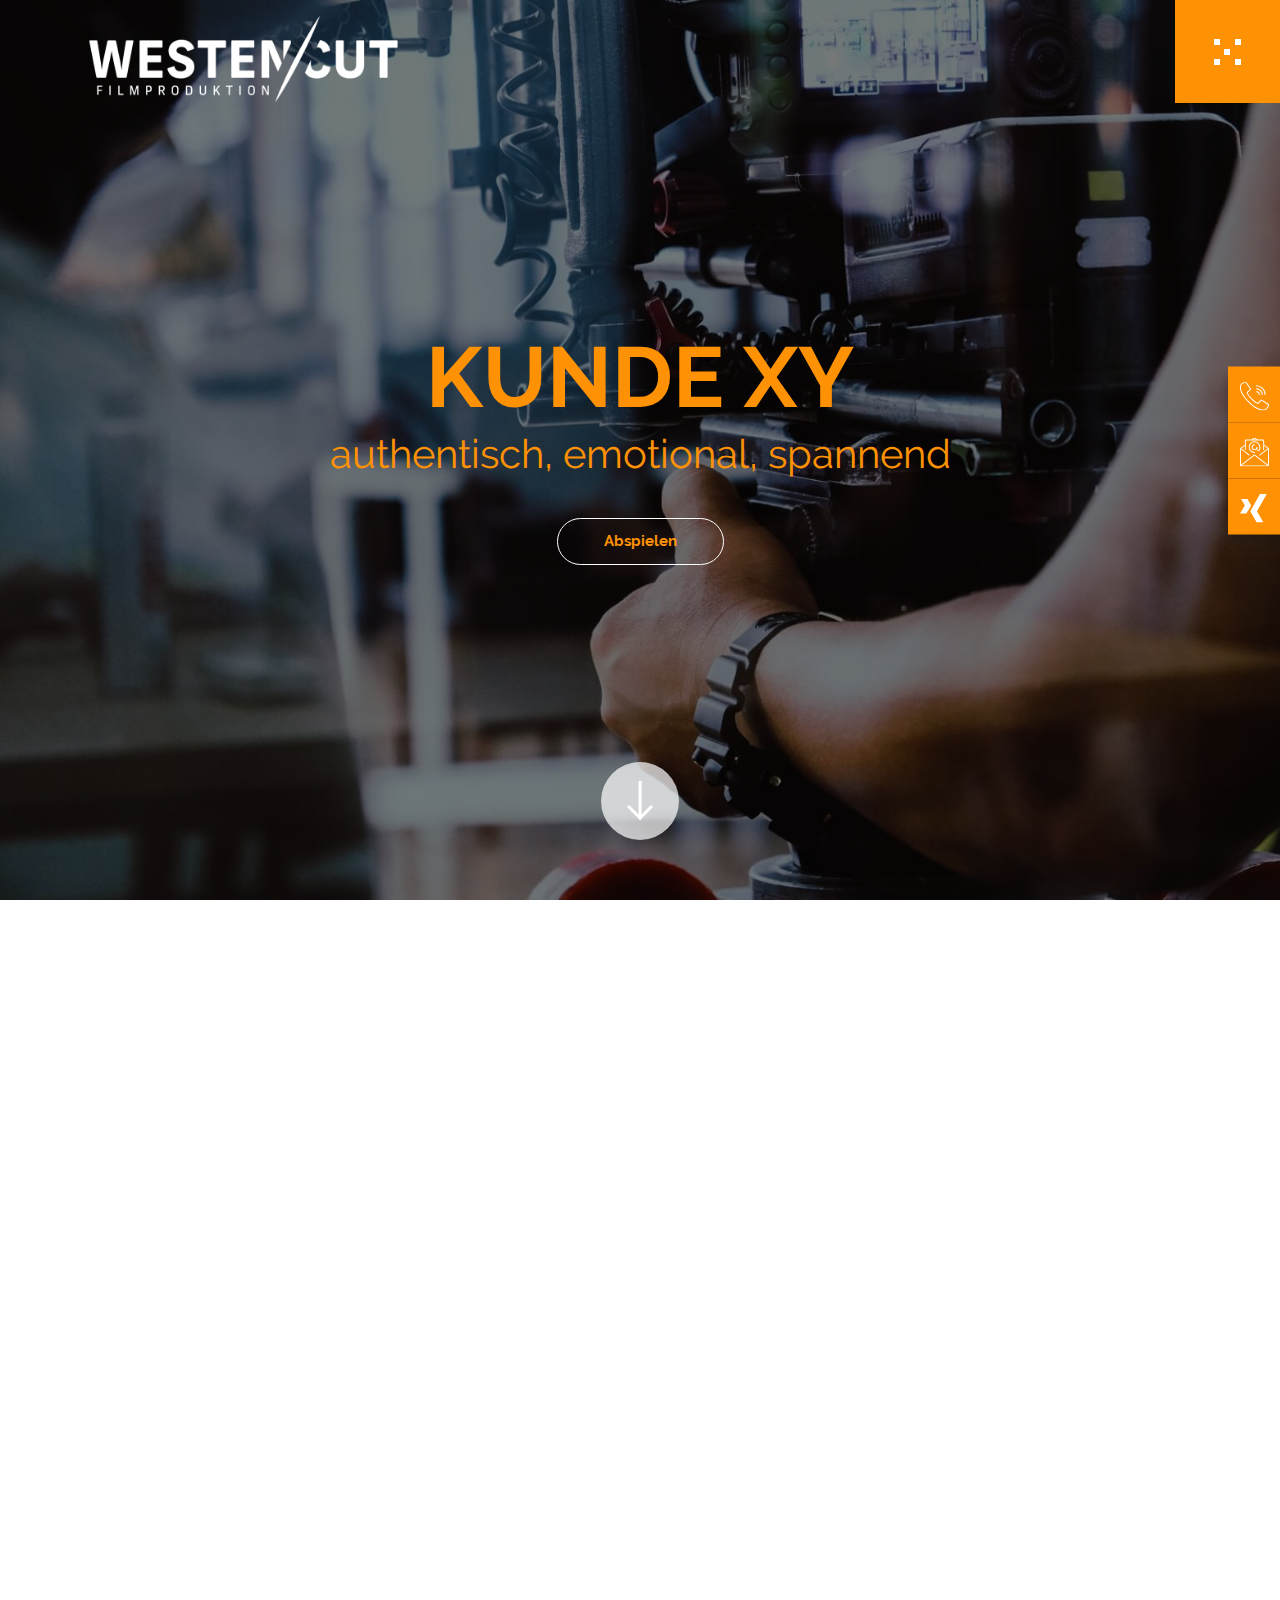
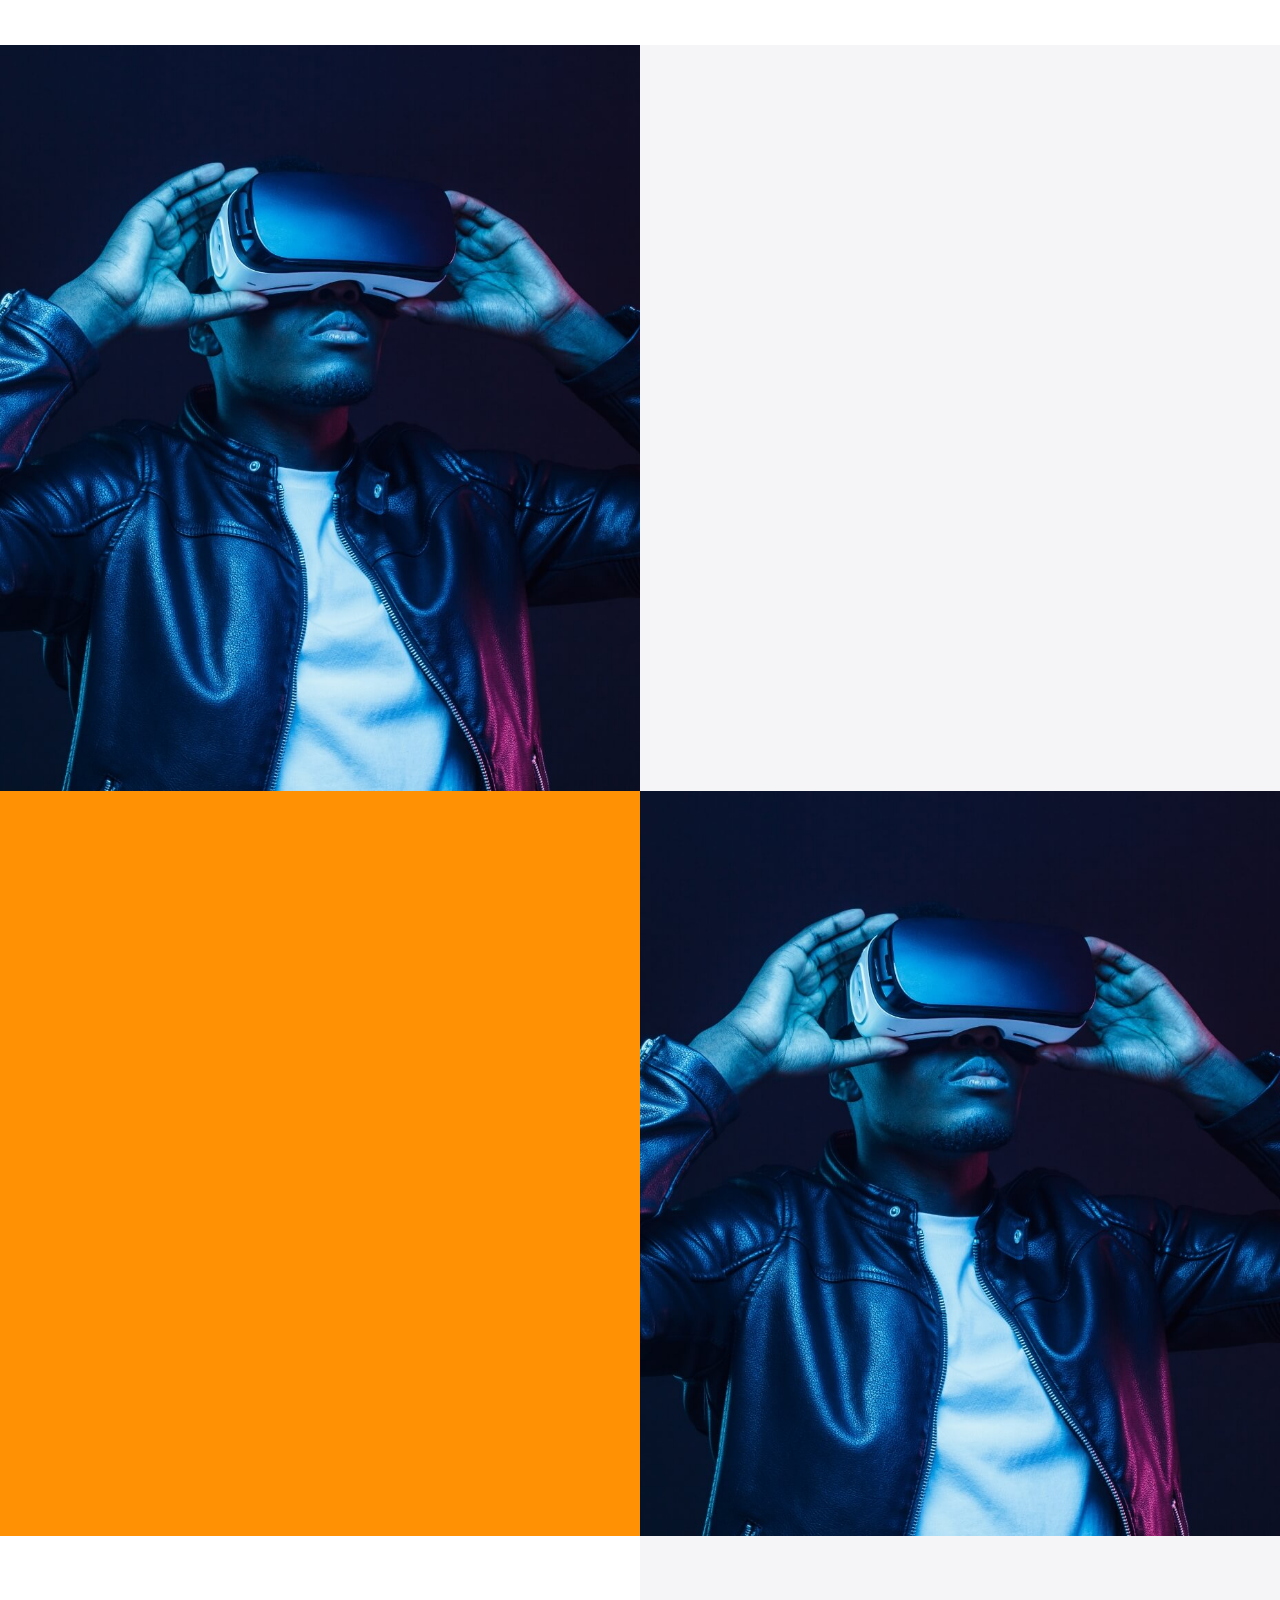
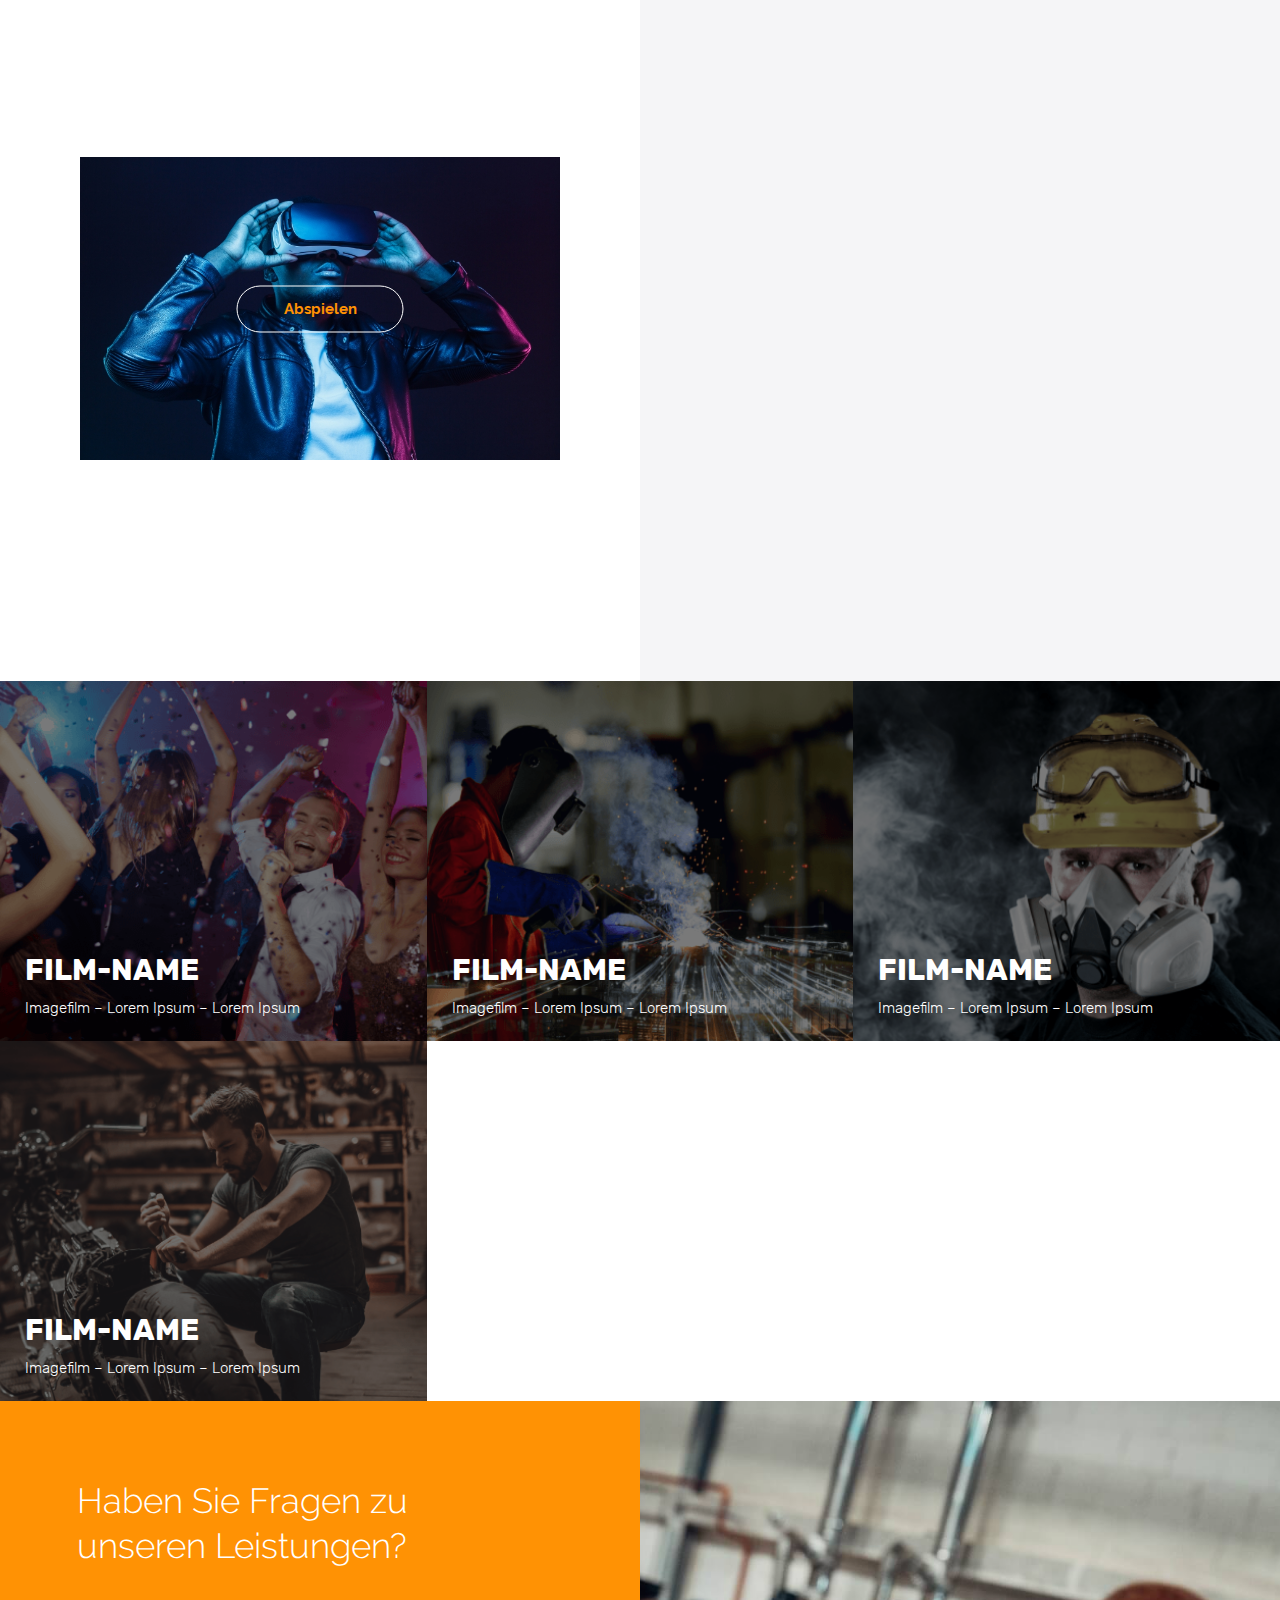
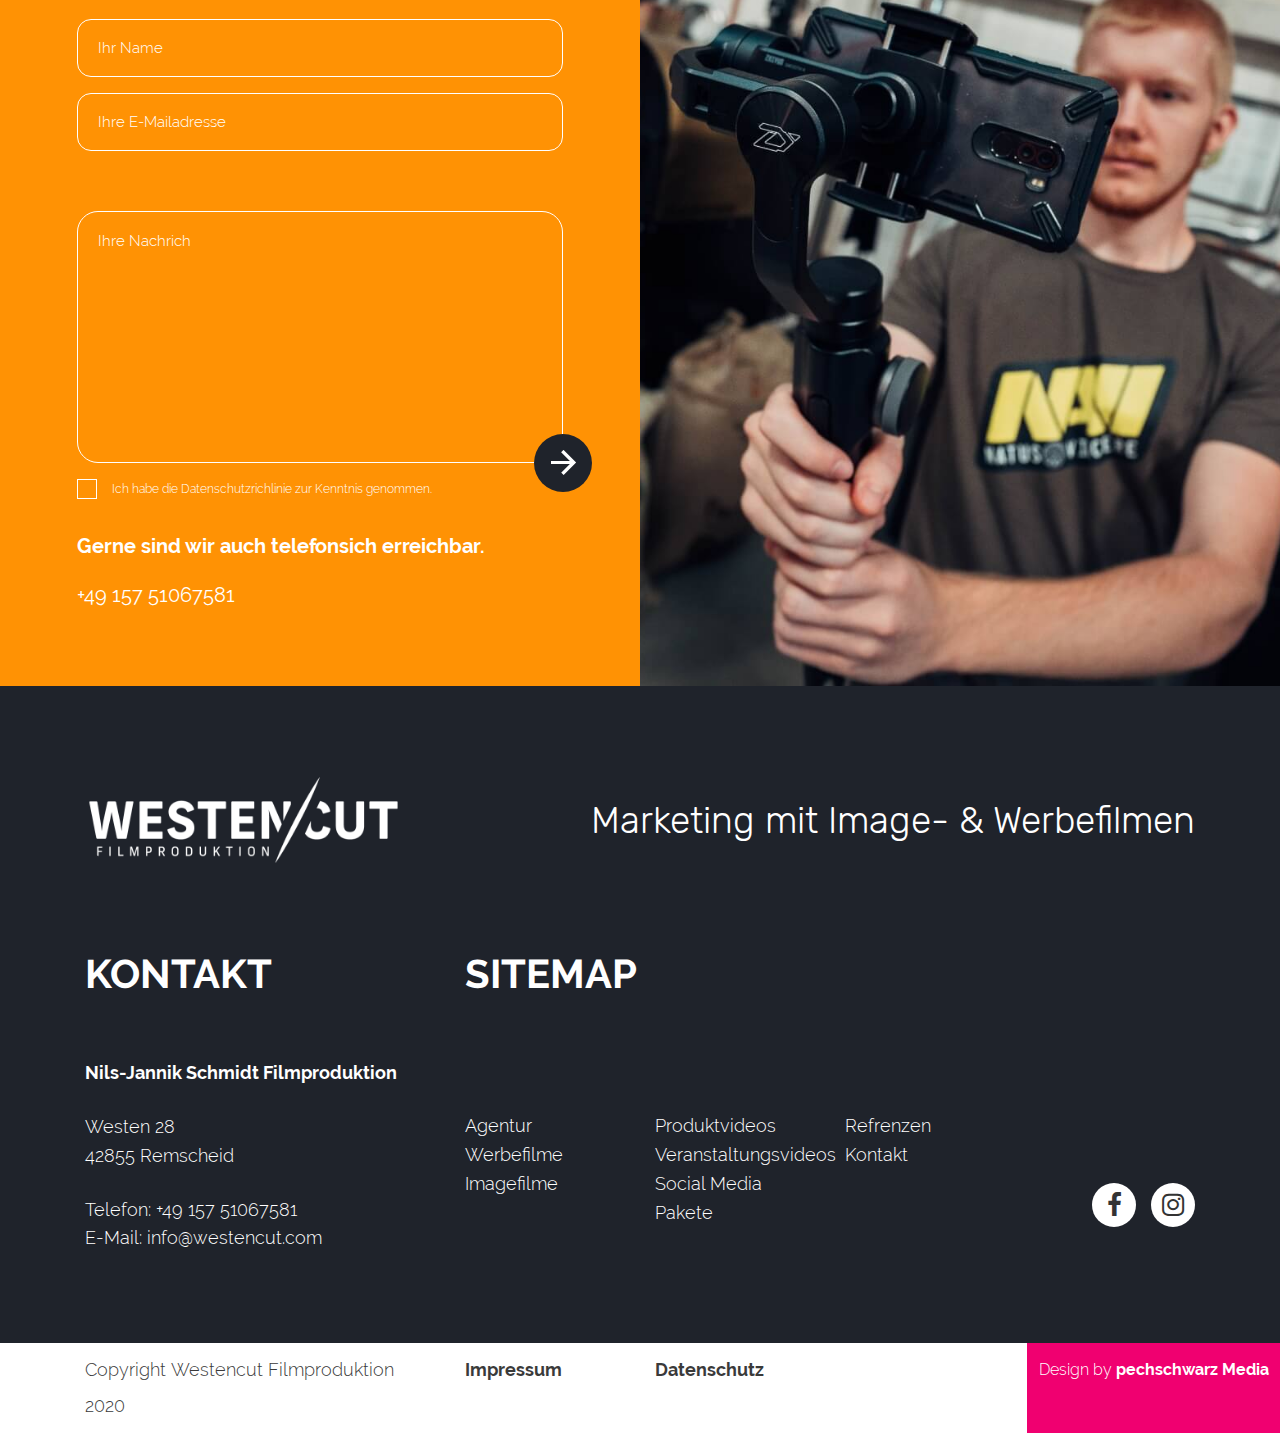
<file: kundenseite.html>
<!DOCTYPE html>
<html lang="en">

<head>
    <title>Kundenseite</title>
    <!-- Meta Tags -->
    <meta charset="utf-8">
    <meta name="viewport" content="width=device-width, initial-scale=1, shrink-to-fit=no">
    <!-- fonts awesome CSS -->
    <link rel="stylesheet" href="css/font-awesome.min.css">
    <!-- For BOOTSTRAP -->
    <link rel="stylesheet" href="css/bootstrap.min.css">
    <!-- For Slick Slider -->
    <link rel="stylesheet" href="css/slick.css">
    <link rel="stylesheet" href="css/slick-theme.css">
    <!-- aos css -->
    <link href="css/aos.css" rel="stylesheet">
    <!-- STYLE SHEET -->
    <link rel="stylesheet" href="css/style.css">
    <link rel="shortcut icon" type="image/png" href="images/favicon.png" />
</head>

<body>
    <div class="wrapper">
        <!-- Header Start -->
        <header>
            <div class="container">
                <nav class="navbar">
                    <a class="navbar-brand" href="index.html">
                        <img src="images/Westencut-Logo.png">
                    </a>
                    <button class="navbar-toggler" type="button" data-toggle="collapse" data-target="#navbarNav" aria-controls="navbarNav" aria-expanded="false" aria-label="Toggle navigation">
                        <img class="initial-toggle" src="images/toggler.png">
                        <img class="expand-toggle" src="images/toggler_expand.png">
                    </button>
                    <div class="collapse navbar-collapse" id="navbarNav">
                        <div class="full-menu">
                            <a href="index.html">
                                <img src="images/Westencut-Logo.png">
                            </a>
                            <ul class="navbar-nav">
                                <li class="nav-item">
                                    <a class="nav-link" href="index.html">home</a>
                                </li>
                                <li class="nav-item">
                                    <a class="nav-link" href="leistungsübersicht.html">leistungen</a>
                                </li>
                                <li class="nav-item">
                                    <a class="nav-link" href="referenzen.html">referenzen</a>
                                </li>
                                <li class="nav-item">
                                    <a class="nav-link" href="agentur.html">Agentur</a>
                                </li>
                                <li class="nav-item">
                                    <a class="nav-link" href="kontakt.html">Kontakt</a>
                                </li>
                            </ul>
                            <div class="bottom_links">
                                <a href="impressum.html">Impressum</a>
                                <a href="datenschutz.html">Datenschutz</a>
                            </div>
                        </div>
                    </div>
                </nav>
            </div>
        </header>
        <div class="side-social-link">
            <ul class="side-social-link-content">
                <li><img src="images/phone-icon-white.svg" alt=""><a href="tel:+49 157 51067581">Anrufen </a></li>
                <li><img src="images/mail-icon-white.svg" alt=""><a href="kontakt.html">Mail schreiben</a></li>
                <li><img src="images/social-icon-white.svg" alt=""><a href="javascript:void(0)">Xing-Profil</a></li>
            </ul>
        </div>
        <!-- Header End -->
        <!-- Banner Start -->
        <section class="banner kundensiete_banner component-banner">
            <div class="container">
                <div class="banner_inner">
                    <h1>Kunde XY</h1>
                    <p>authentisch, emotional, spannend</p>
                    <a href="" data-toggle="modal" data-target="#videoplaymodal" class="common-btn">Abspielen</a>
                </div>
                <a class="scroll_down" href="#scroll-next">
                    <img src="images/scroll-down-arrow.png">
                </a>
            </div>
        </section>
        <!-- Banner End -->
        <!-- Content Start -->
        <section class="video-marketing" id="scroll-next">
            <div class="row">
                <div class="col-md-6">
                    <div class="content">
                        <h3 data-aos="fade-up" data-aos-duration="1500">Video Marketing mit Mehrwert</h3>
                        <p data-aos="fade-up" data-aos-duration="1500">Mittels Video Marketing können Sie Kunden emotional an Ihr Unternehmen binden und langfristig überzeugen. Erreichen Sie die Aufmerksamkeit der User beim Surfen und überzeugen Sie von Ihrem Unternehmen!</p>
                        <p data-aos="fade-up" data-aos-duration="1500">Und wie geht das besser als durch Bewegtbild? <br>
                            Die schnelle, effektive und virale Verbreitung von Videos (insbesondere über soziale Medien) ermöglicht es, kostengünstig und nachhaltig die spezifische Zielgruppe zu erreichen.
                        </p>
                    </div>
                </div>
                <div class="col-md-6">
                    <div class="images_wrap">
                        <div class="image">
                            <img data-aos="fade-up" data-aos-delay="300" data-aos-duration="1500" src="images/film-agentur_2.png">
                        </div>
                        <div data-aos="fade-up" data-aos-duration="1500" class="image">
                            <img src="images/film-agentur_1.png">
                        </div>
                    </div>
                </div>
            </div>
            <div class="row flex-row-reverse">
                <div class="col-md-6">
                    <div class="content grey">
                        <h3 data-aos="fade-up" data-aos-duration="1500">Video Marketing mit Mehrwert</h3>
                        <p data-aos="fade-up" data-aos-duration="1500">Mittels Video Marketing können Sie Kunden emotional an Ihr Unternehmen binden und langfristig überzeugen. Erreichen Sie die Aufmerksamkeit der User beim Surfen und überzeugen Sie von Ihrem Unternehmen!</p>
                        <p data-aos="fade-up" data-aos-duration="1500">Und wie geht das besser als durch Bewegtbild? <br>
                            Die schnelle, effektive und virale Verbreitung von Videos (insbesondere über soziale Medien) ermöglicht es, kostengünstig und nachhaltig die spezifische Zielgruppe zu erreichen.
                        </p>
                    </div>
                </div>
                <div class="col-md-6">
                    <div class="marketing-bg">
                    </div>
                </div>
            </div>
            <div class="row">
                <div class="col-md-6">
                    <div class="content orange">
                        <h3 data-aos="fade-up" data-aos-duration="1500">Video Marketing mit Mehrwert</h3>
                        <p data-aos="fade-up" data-aos-duration="1500">Mittels Video Marketing können Sie Kunden emotional an Ihr Unternehmen binden und langfristig überzeugen. Erreichen Sie die Aufmerksamkeit der User beim Surfen und überzeugen Sie von Ihrem Unternehmen!</p>
                        <p data-aos="fade-up" data-aos-duration="1500">Und wie geht das besser als durch Bewegtbild? <br>
                            Die schnelle, effektive und virale Verbreitung von Videos (insbesondere über soziale Medien) ermöglicht es, kostengünstig und nachhaltig die spezifische Zielgruppe zu erreichen.
                        </p>
                    </div>
                </div>
                <div class="col-md-6">
                    <div class="marketing-bg">
                    </div>
                </div>
            </div>
            <div class="row flex-row-reverse">
                <div class="col-md-6">
                    <div class="content grey">
                        <h3 data-aos="fade-up" data-aos-duration="1500">Video Marketing mit Mehrwert</h3>
                        <p data-aos="fade-up" data-aos-duration="1500">Mittels Video Marketing können Sie Kunden emotional an Ihr Unternehmen binden und langfristig überzeugen. Erreichen Sie die Aufmerksamkeit der User beim Surfen und überzeugen Sie von Ihrem Unternehmen!</p>
                        <p data-aos="fade-up" data-aos-duration="1500">Und wie geht das besser als durch Bewegtbild? <br>
                            Die schnelle, effektive und virale Verbreitung von Videos (insbesondere über soziale Medien) ermöglicht es, kostengünstig und nachhaltig die spezifische Zielgruppe zu erreichen.
                        </p>
                    </div>
                </div>
                <div class="col-md-6">
                    <div class="video_play_wrapper">
                        <div class="play_video">
                            <img src="images/video_img_2.jpg">
                            <a href="" data-toggle="modal" data-target="#videoplaymodal" class="common-btn">Abspielen</a>
                        </div>
                    </div>
                </div>
            </div>
        </section>
        <section class="refrenz_videos">
            <div class="videos">
                <div class="videos_wrap">
                    <div class="row">
                        <div class="col-lg-4 col-md-6">
                            <div class="video_box bg-1">
                                <div class="overlay_box">
                                    <div class="head">
                                        <h5>Film-name</h5>
                                        <span>Imagefilm – Lorem Ipsum – Lorem Ipsum</span>
                                    </div>
                                </div>
                                <div class="hover_box">
                                    <div class="head">
                                        <h5>Film-name</h5>
                                        <span>Imagefilm – Lorem Ipsum – Lorem Ipsum</span>
                                    </div>
                                    <div class="buttons_wrap">
                                        <a href="" data-toggle="modal" data-target="#videoplaymodal" class="common-btn">Abspielen</a>
                                        <a href="kundenseite.html" class="common-btn">Mehr zum Kunden</a>
                                    </div>
                                </div>
                            </div>
                        </div>
                        <div class="col-lg-4 col-md-6">
                            <div class="video_box bg-2">
                                <div class="overlay_box">
                                    <div class="head">
                                        <h5>Film-name</h5>
                                        <span>Imagefilm – Lorem Ipsum – Lorem Ipsum</span>
                                    </div>
                                </div>
                                <div class="hover_box">
                                    <div class="head">
                                        <h5>Film-name</h5>
                                        <span>Imagefilm – Lorem Ipsum – Lorem Ipsum</span>
                                    </div>
                                    <div class="buttons_wrap">
                                        <a href="" data-toggle="modal" data-target="#videoplaymodal" class="common-btn">Abspielen</a>
                                        <a href="kundenseite.html" class="common-btn">Mehr zum Kunden</a>
                                    </div>
                                </div>
                            </div>
                        </div>
                        <div class="col-lg-4 col-md-6">
                            <div class="video_box bg-3">
                                <div class="overlay_box">
                                    <div class="head">
                                        <h5>Film-name</h5>
                                        <span>Imagefilm – Lorem Ipsum – Lorem Ipsum</span>
                                    </div>
                                </div>
                                <div class="hover_box">
                                    <div class="head">
                                        <h5>Film-name</h5>
                                        <span>Imagefilm – Lorem Ipsum – Lorem Ipsum</span>
                                    </div>
                                    <div class="buttons_wrap">
                                        <a href="" data-toggle="modal" data-target="#videoplaymodal" class="common-btn">Abspielen</a>
                                        <a href="kundenseite.html" class="common-btn">Mehr zum Kunden</a>
                                    </div>
                                </div>
                            </div>
                        </div>
                        <div class="col-lg-4 col-md-6">
                            <div class="video_box bg-4">
                                <div class="overlay_box">
                                    <div class="head">
                                        <h5>Film-name</h5>
                                        <span>Imagefilm – Lorem Ipsum – Lorem Ipsum</span>
                                    </div>
                                </div>
                                <div class="hover_box">
                                    <div class="head">
                                        <h5>Film-name</h5>
                                        <span>Imagefilm – Lorem Ipsum – Lorem Ipsum</span>
                                    </div>
                                    <div class="buttons_wrap">
                                        <a href="" data-toggle="modal" data-target="#videoplaymodal" class="common-btn">Abspielen</a>
                                        <a href="kundenseite.html" class="common-btn">Mehr zum Kunden</a>
                                    </div>
                                </div>
                            </div>
                        </div>
                    </div>
                </div>
            </div>
        </section>
        <section class="main_form">
            <div class="form-wrap">
                <form>
                    <h4>Haben Sie Fragen zu unseren Leistungen?</h4>
                    <div class="form-group">
                        <input type="text" class="form-control" id="name" placeholder="Ihr Name">
                    </div>
                    <div class="form-group">
                        <input type="email" class="form-control" id="emailaddress" placeholder="Ihre E-Mailadresse">
                    </div>
                    <div class="form-group textarea_wrap">
                        <textarea class="form-control" id="exampleFormControlTextarea1" placeholder="Ihre Nachrich"></textarea>
                        <a href=""><img src="images/Backward_arrow.png"></a>
                    </div>
                    <div class="form-group checkbox_wrap">
                        <input type="checkbox" id="check_box">
                        <label for="check_box"></label>
                        <span>Ich habe die Datenschutzrichlinie zur Kenntnis genommen.</span>
                    </div>
                    <p>Gerne sind wir auch telefonsich erreichbar.</p>
                    <a href="tel:+49 157 51067581">+49 157 51067581</a>
                </form>
            </div>
            <div class="img_wrap bg-2">
            </div>
        </section>
        <!-- Content End -->
        <!-- Footer Start -->
        <footer>
            <div class="upper">
                <div class="container">
                    <div class="footer-head">
                        <a href="index.html">
                            <img src="images/Westencut-Logo.png">
                        </a>
                        <h5>Marketing mit Image- & Werbefilmen</h5>
                    </div>
                    <div class="row">
                        <div class="col-xl-4 col-lg-5">
                            <div class="kontact">
                                <h6>Kontakt</h6>
                                <ul>
                                    <li><a href=""><b>Nils-Jannik Schmidt Filmproduktion</b></a></li>
                                    <li class="address">Westen 28 <br>42855 Remscheid</li>
                                    <li>Telefon: <a href="tel:+49 157 51067581">+49 157 51067581</a></li>
                                    <li>E-Mail: <a href="mailto:info@westencut.com">info@westencut.com</a></li>
                                </ul>
                            </div>
                        </div>
                        <div class="col-xl-8 col-lg-7">
                            <div class="sitemap">
                                <h6>Sitemap</h6>
                                <div class="row">
                                    <div class="col-xl-3 col-sm-6">
                                        <ul class="links">
                                            <li><a href="agentur.html">Agentur</a></li>
                                            <li><a href="">Werbefilme</a></li>
                                            <li><a href="">Imagefilme</a></li>
                                        </ul>
                                    </div>
                                    <div class="col-xl-3 col-sm-6">
                                        <ul class="links">
                                            <li><a href="produkt-filme.html">Produktvideos</a></li>
                                            <li><a href="veranstaltungs-filme.html">Veranstaltungsvideos</a></li>
                                            <li><a href="social-media.html">Social Media Pakete</a></li>
                                        </ul>
                                    </div>
                                    <div class="col-xl-3 col-sm-6">
                                        <ul class="links">
                                            <li><a href="referenzen.html">Refrenzen</a></li>
                                            <li><a href="kontakt.html">Kontakt</a></li>
                                        </ul>
                                    </div>
                                    <div class="col-xl-3 col-sm-6">
                                        <ul class="social-links">
                                            <a href=""><i class="fa fa-facebook"></i></a>
                                            <a href=""><i class="fa fa-instagram"></i></a>
                                        </ul>
                                    </div>
                                </div>
                            </div>
                        </div>
                    </div>
                </div>
            </div>
            <div class="bottom">
                <a href="" class="design_btn">Design by <span>pechschwarz Media</span></a>
                <div class="container">
                    <div class="row">
                        <div class="col-xl-4 col-lg-5 col-sm-7">
                            <span>Copyright <a href="index.html">Westencut Filmproduktion</a> 2020</span>
                        </div>
                        <div class="col-xl-8 col-lg-7 col-sm-5">
                            <div class="row">
                                <div class="col-xl-3 col-lg-4  col-sm-6">
                                    <a href="impressum.html">Impressum</a>
                                </div>
                                <div class="col-xl-3 col-lg-4  col-sm-6">
                                    <a href="datenschutz.html">Datenschutz</a>
                                </div>
                            </div>
                        </div>
                    </div>
                </div>
            </div>
        </footer>
        <div class="modal fade video_modal" id="videoplaymodal" tabindex="-1" role="dialog" aria-labelledby="myModalLabel">
            <div class="modal-dialog" role="document">
                <div class="modal-content">
                    <button type="button" class="close" data-dismiss="modal" aria-label="Close"><span aria-hidden="true">&times;</span></button>
                    <div class="modal-body">
                        <iframe id="player" src="https://www.youtube.com/embed/n1189-1qe50?mute=1&autoplay=1" frameborder="0" allow="accelerometer; encrypted-media; gyroscope; picture-in-picture" allowfullscreen loop></iframe>
                    </div>
                </div>
            </div>
        </div>
        <!-- Footer End -->
    </div>
    <script src="js/jquery-3.3.1.min.js"></script>
    <script src="js/slick.min.js"></script>
    <script src="js/bootstrap.min.js"></script>
    <script src="js/aos.js"></script>
    <script src="js/custom.js"></script>
</body>

</html>
</file>
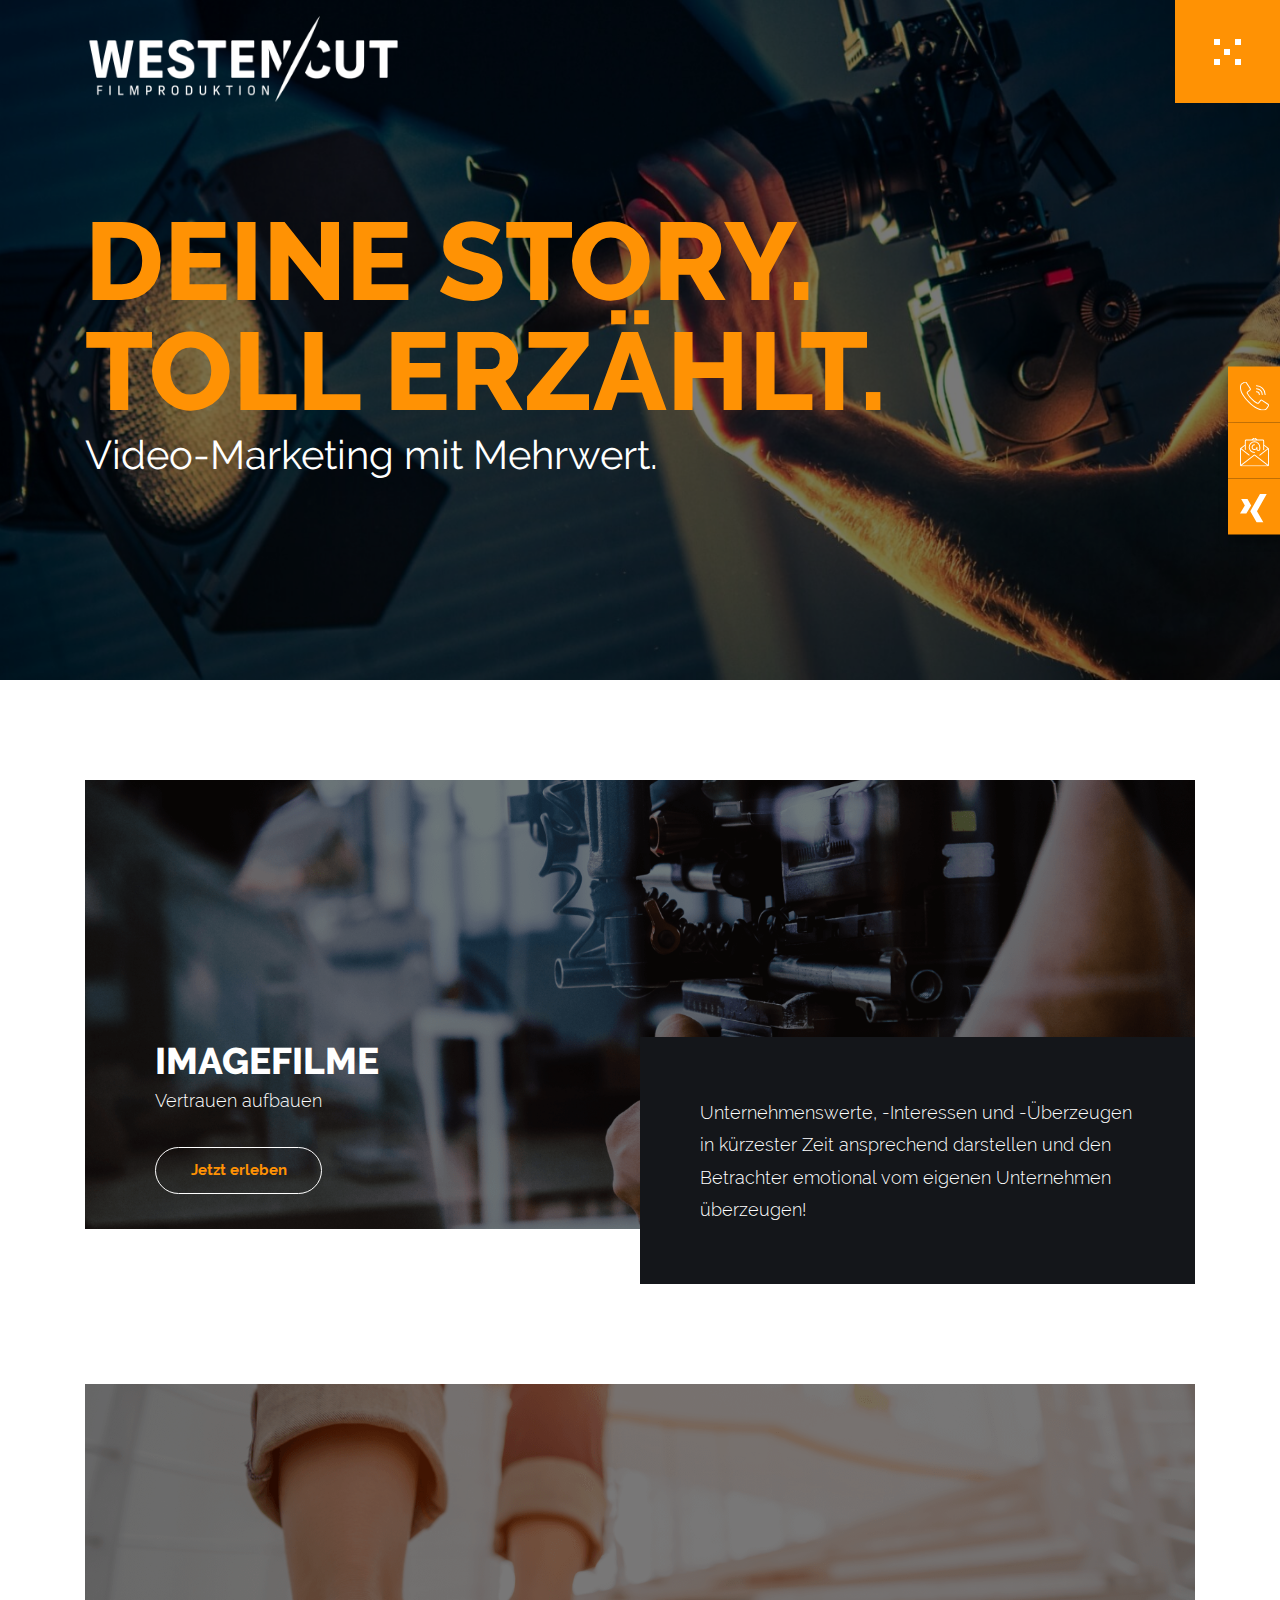
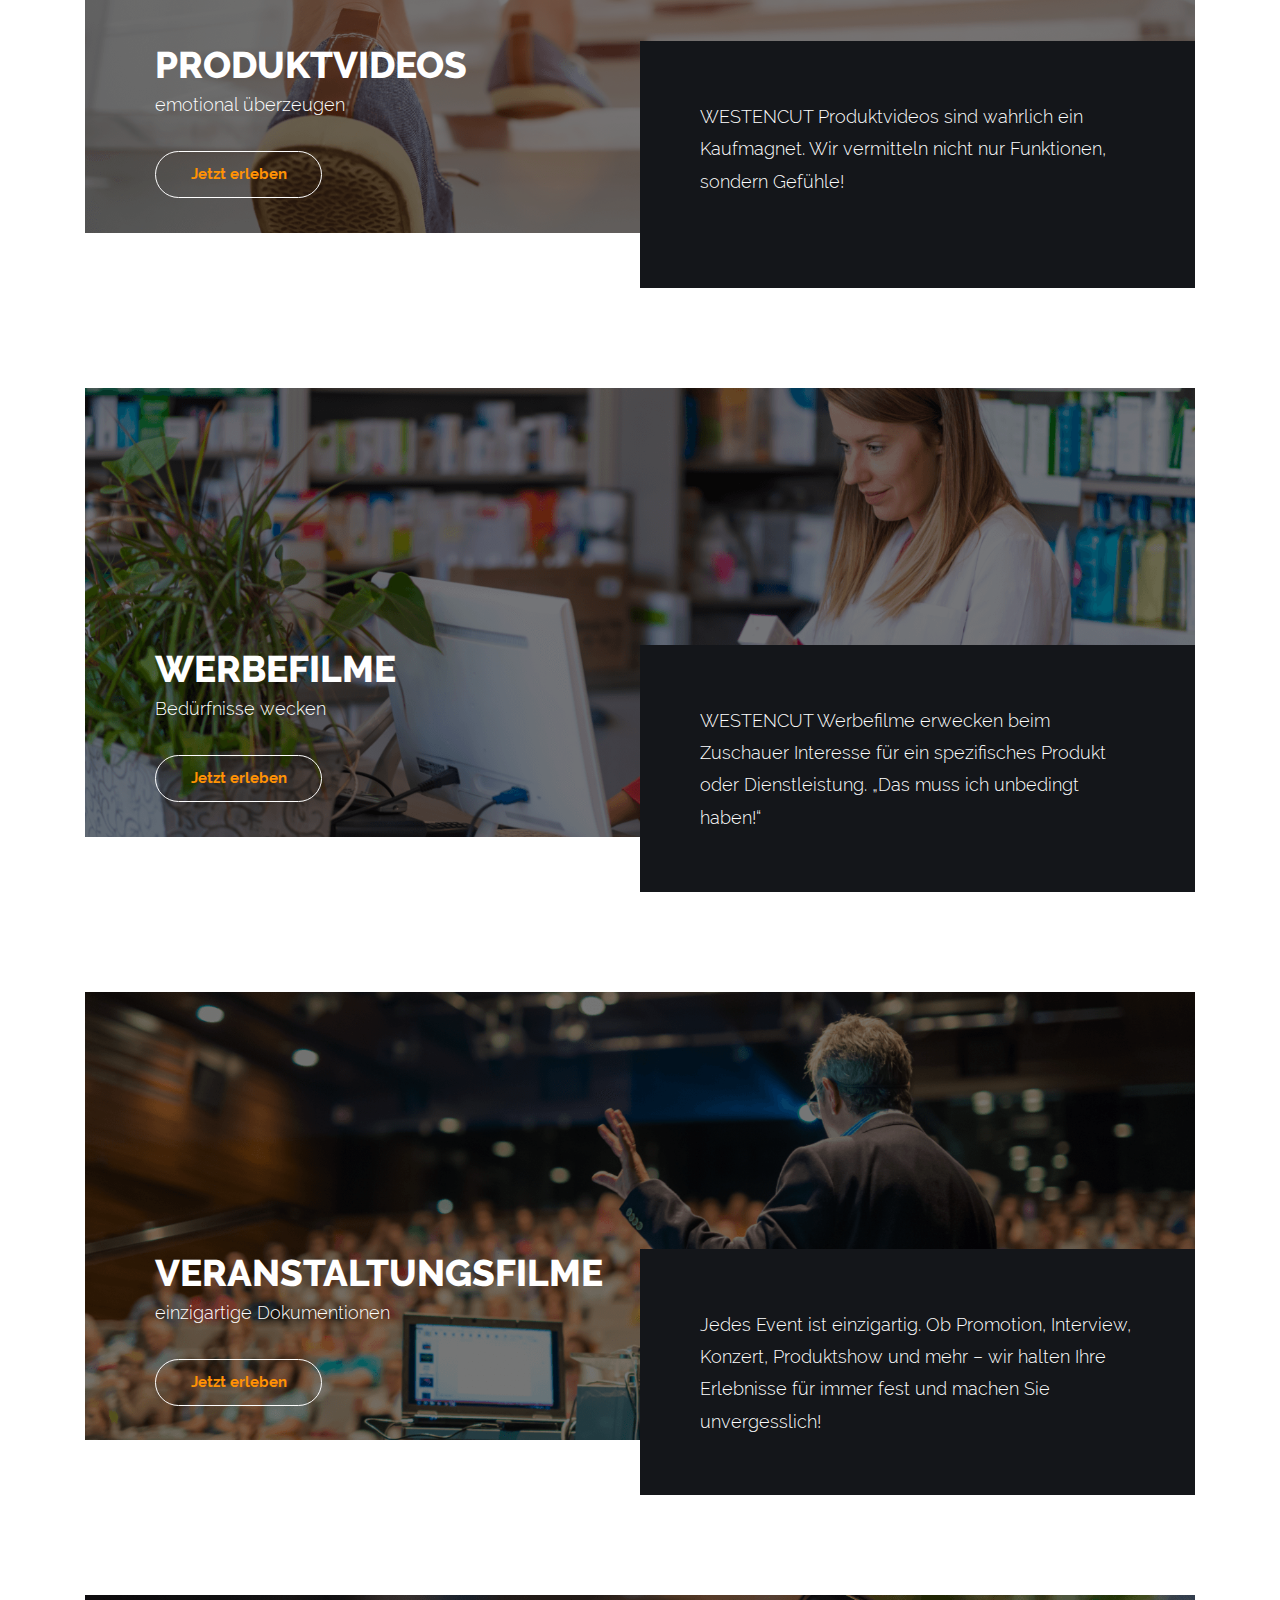
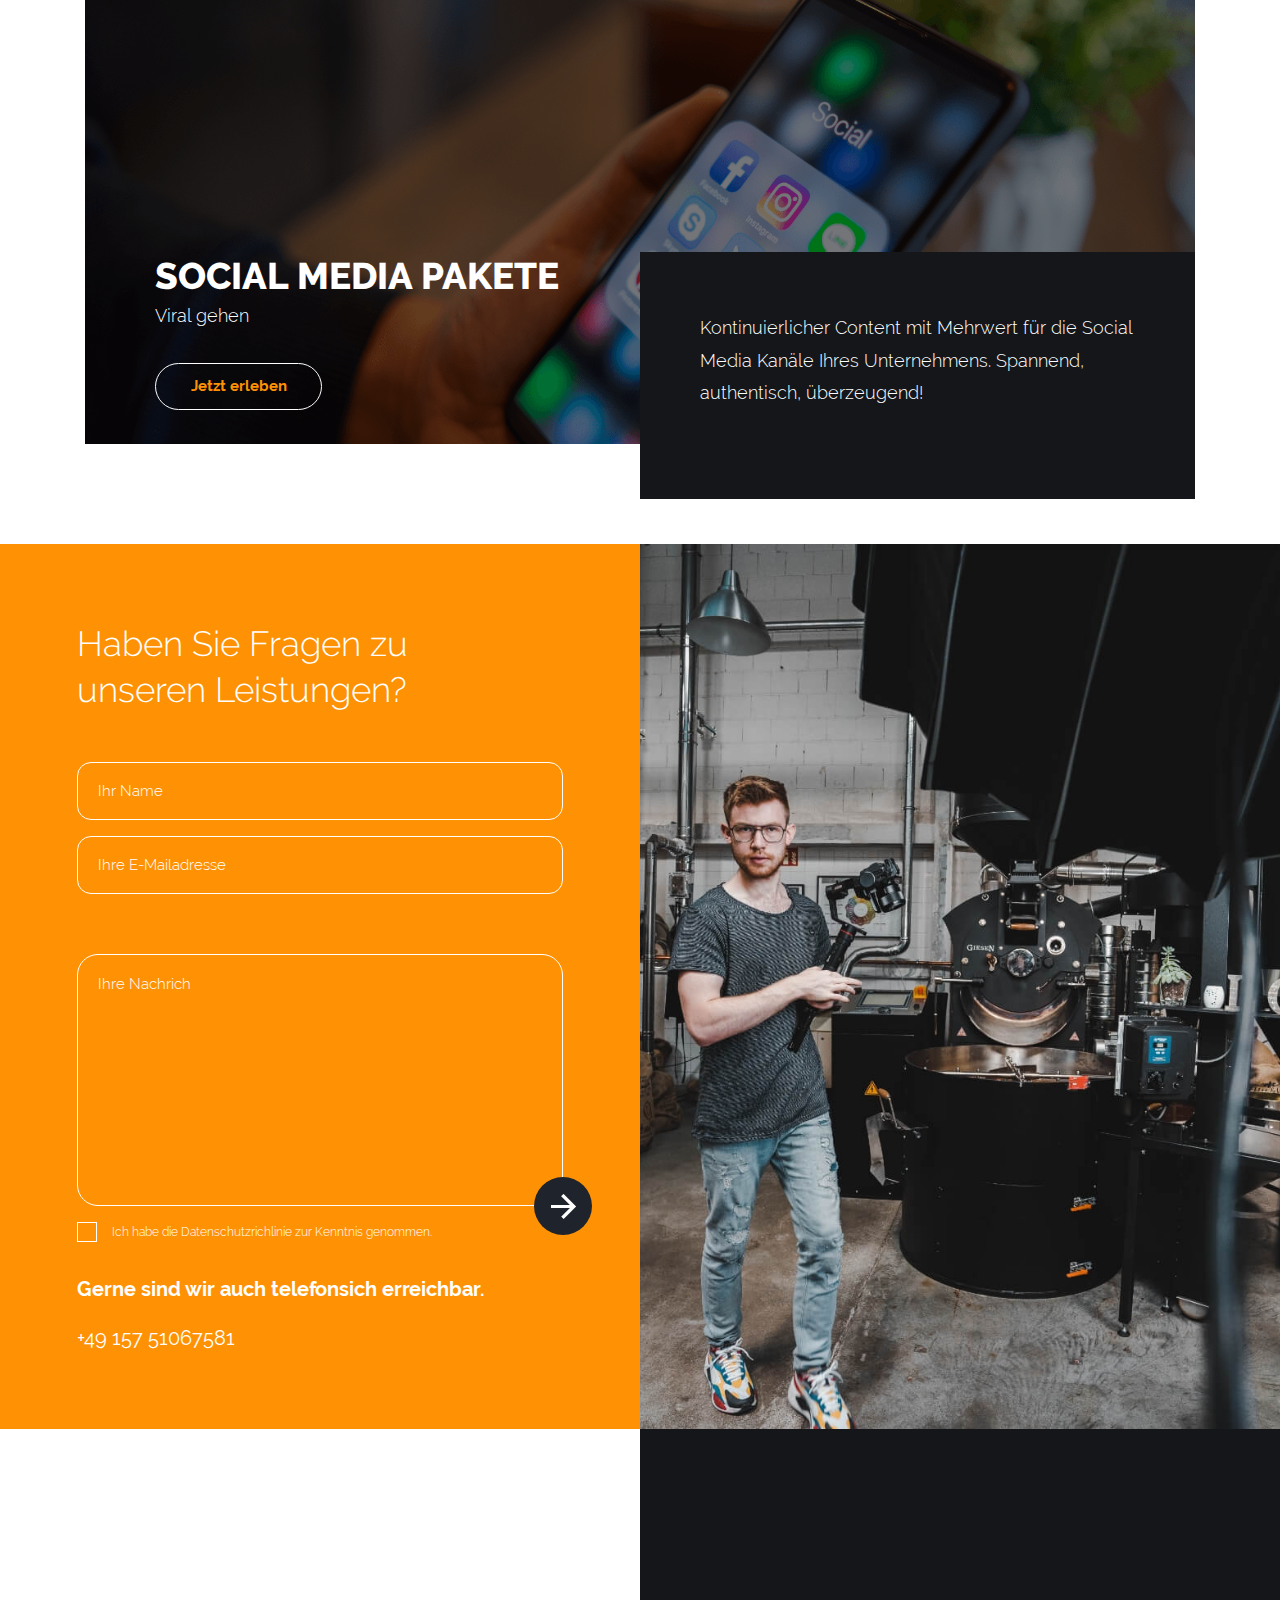
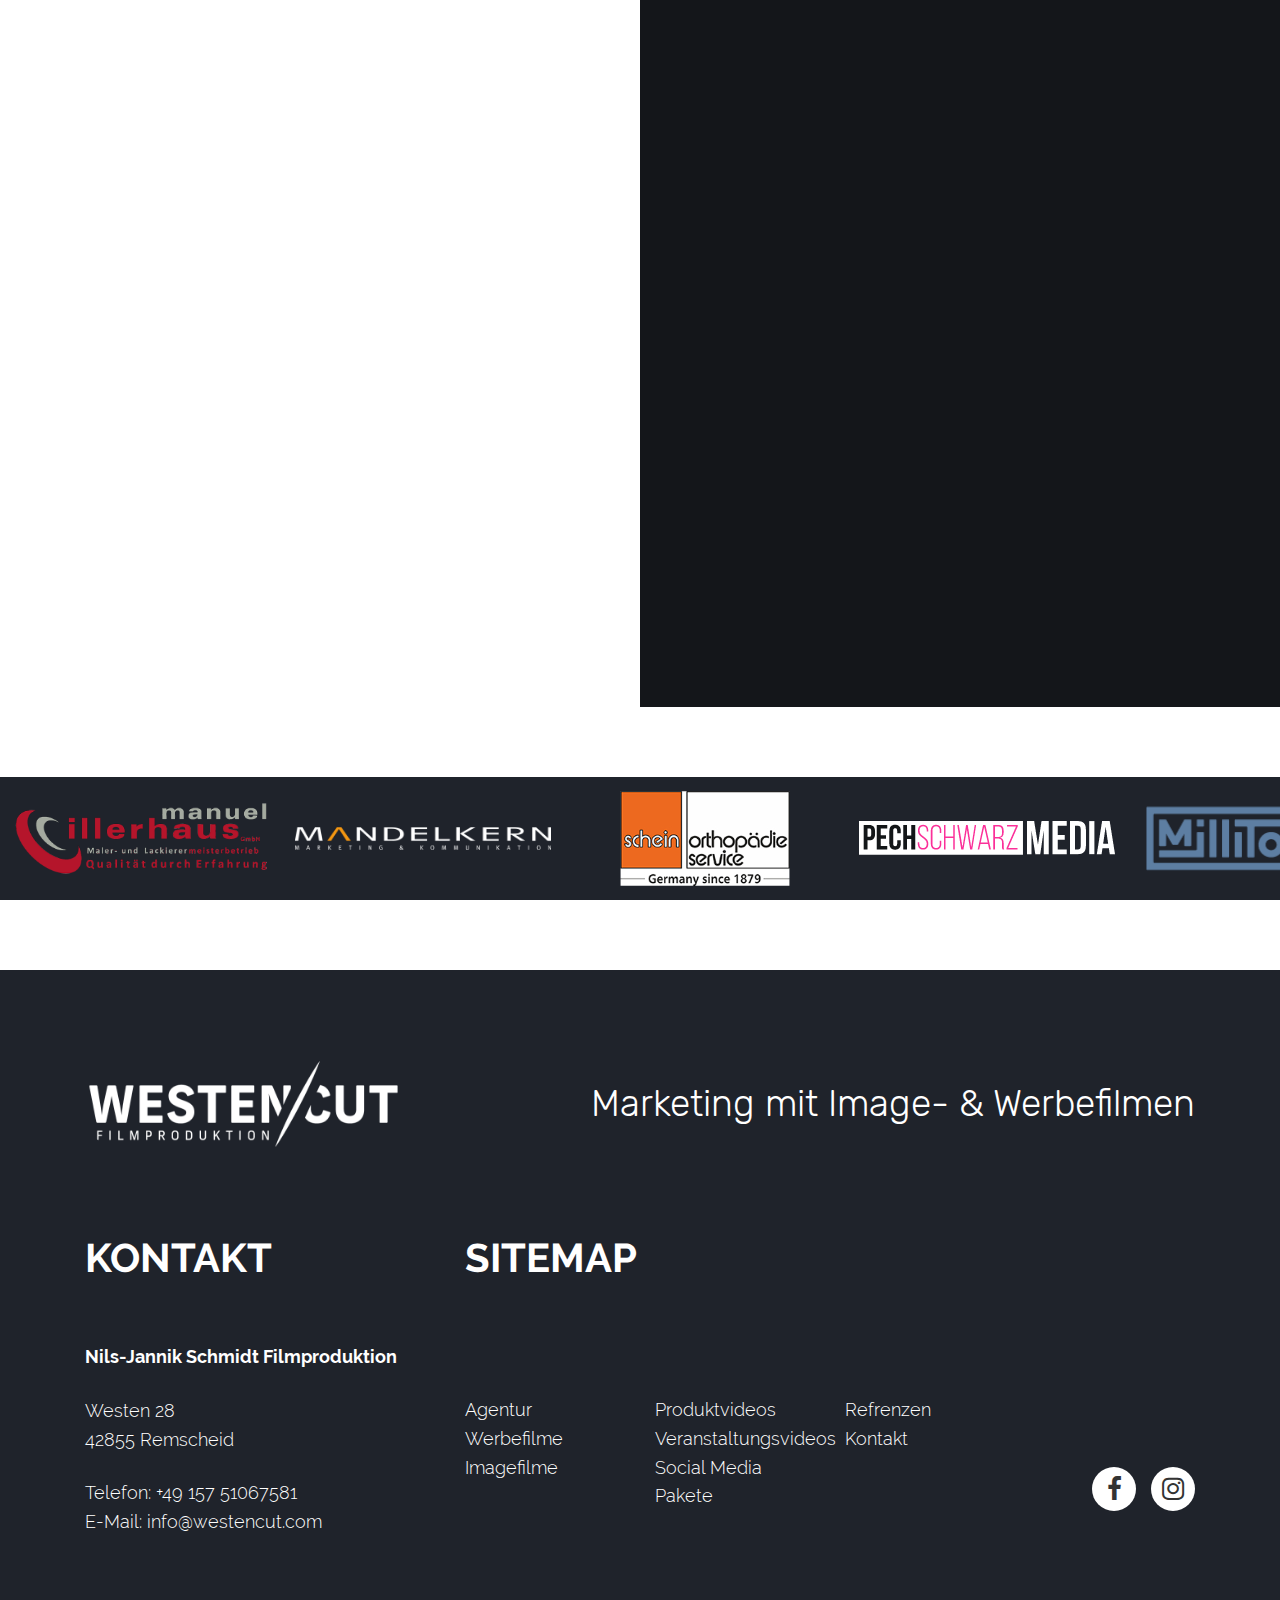
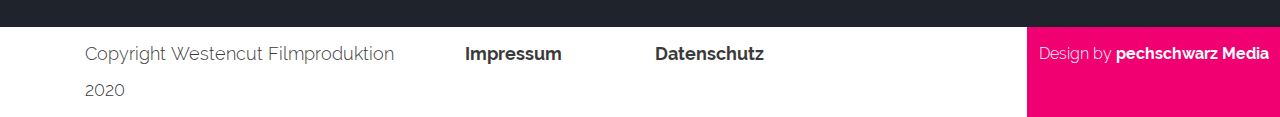
<file: leistungsübersicht.html>
<!DOCTYPE html>
<html lang="en">

<head>
    <title>Leistungsübersicht</title>
    <!-- Meta Tags -->
    <meta charset="utf-8">
    <meta name="viewport" content="width=device-width, initial-scale=1, shrink-to-fit=no">
    <!-- fonts awesome CSS -->
    <link rel="stylesheet" href="css/font-awesome.min.css">
    <!-- For BOOTSTRAP -->
    <link rel="stylesheet" href="css/bootstrap.min.css">
    <!-- For Slick Slider -->
    <link rel="stylesheet" href="css/slick.css">
    <link rel="stylesheet" href="css/slick-theme.css">
    <!-- aos css -->
    <link href="css/aos.css" rel="stylesheet">
    <!-- STYLE SHEET -->
    <link rel="stylesheet" href="css/style.css">
    <link rel="shortcut icon" type="image/png" href="images/favicon.png" />
</head>

<body>
    <div class="wrapper">
        <!-- Header Start -->
        <header>
            <div class="container">
                <nav class="navbar">
                    <a class="navbar-brand" href="index.html">
                        <img src="images/Westencut-Logo.png">
                    </a>
                    <button class="navbar-toggler" type="button" data-toggle="collapse" data-target="#navbarNav" aria-controls="navbarNav" aria-expanded="false" aria-label="Toggle navigation">
                        <img class="initial-toggle" src="images/toggler.png">
                        <img class="expand-toggle" src="images/toggler_expand.png">
                    </button>
                    <div class="collapse navbar-collapse" id="navbarNav">
                        <div class="full-menu">
                            <a href="index.html">
                                <img src="images/Westencut-Logo.png">
                            </a>
                            <ul class="navbar-nav">
                                <li class="nav-item">
                                    <a class="nav-link" href="index.html">home</a>
                                </li>
                                <li class="nav-item">
                                    <a class="nav-link" href="leistungsübersicht.html">leistungen</a>
                                </li>
                                <li class="nav-item">
                                    <a class="nav-link" href="referenzen.html">referenzen</a>
                                </li>
                                <li class="nav-item">
                                    <a class="nav-link" href="agentur.html">Agentur</a>
                                </li>
                                <li class="nav-item">
                                    <a class="nav-link" href="kontakt.html">Kontakt</a>
                                </li>
                            </ul>
                            <div class="bottom_links">
                                <a href="impressum.html">Impressum</a>
                                <a href="datenschutz.html">Datenschutz</a>
                            </div>
                        </div>
                    </div>
                </nav>
            </div>
        </header>
        <div class="side-social-link">
            <ul class="side-social-link-content">
                <li><img src="images/phone-icon-white.svg" alt=""><a href="tel:+49 157 51067581">Anrufen </a></li>
                <li><img src="images/mail-icon-white.svg" alt=""><a href="kontakt.html">Mail schreiben</a></li>
                <li><img src="images/social-icon-white.svg" alt=""><a href="javascript:void(0)">Xing-Profil</a></li>
            </ul>
        </div>
        <!-- Header End -->
        <!-- Banner Start -->
        <section class="banner">
            <div class="container">
                <div class="banner_inner">
                    <h1>deine Story. <br> Toll erzählt.</h1>
                    <p>Video-Marketing mit Mehrwert.</p>
                </div>
            </div>
        </section>
        <!-- Banner End -->
        <!-- Content Start -->
        <section class="Video-Marketing">
            <div class="container">
                <div class="single-wrap">
                    <img src="images/video-marketing1.png">
                    <div class="bottom">
                        <div class="left">
                            <h4>ImageFilme</h4>
                            <p>Vertrauen aufbauen</p>
                            <a href="professional-image_film.html" class="common-btn">Jetzt erleben</a>
                        </div>
                        <div class="right">
                            <p>Unternehmenswerte, -Interessen und -Überzeugen in kürzester Zeit ansprechend darstellen und den Betrachter emotional vom eigenen Unternehmen überzeugen! </p>
                        </div>
                    </div>
                </div>
                <div class="single-wrap">
                    <img src="images/video-marketing2.png">
                    <div class="bottom">
                        <div class="left">
                            <h4>Produktvideos</h4>
                            <p>emotional überzeugen</p>
                            <a href="produkt-filme.html" class="common-btn">Jetzt erleben</a>
                        </div>
                        <div class="right">
                            <p>WESTENCUT Produktvideos sind wahrlich ein Kaufmagnet. Wir vermitteln nicht nur Funktionen, sondern Gefühle!</p>
                        </div>
                    </div>
                </div>
                <div class="single-wrap">
                    <img src="images/video-marketing3.png">
                    <div class="bottom">
                        <div class="left">
                            <h4>Werbefilme</h4>
                            <p>Bedürfnisse wecken</p>
                            <a href="werbefilme.html" class="common-btn">Jetzt erleben</a>
                        </div>
                        <div class="right">
                            <p>WESTENCUT Werbefilme erwecken beim Zuschauer Interesse für ein spezifisches Produkt oder Dienstleistung. „Das muss ich unbedingt haben!“</p>
                        </div>
                    </div>
                </div>
                <div class="single-wrap">
                    <img src="images/video-marketing4.png">
                    <div class="bottom">
                        <div class="left">
                            <h4>Veranstaltungsfilme</h4>
                            <p>einzigartige Dokumentionen</p>
                            <a href="veranstaltungs-filme.html" class="common-btn">Jetzt erleben</a>
                        </div>
                        <div class="right">
                            <p>Jedes Event ist einzigartig. Ob Promotion, Interview, Konzert, Produktshow und mehr – wir halten Ihre Erlebnisse für immer fest und machen Sie unvergesslich!</p>
                        </div>
                    </div>
                </div>
                <div class="single-wrap">
                    <img src="images/video-marketing5.png">
                    <div class="bottom">
                        <div class="left">
                            <h4>Social Media Pakete</h4>
                            <p>Viral gehen</p>
                            <a href="social-media.html" class="common-btn">Jetzt erleben</a>
                        </div>
                        <div class="right">
                            <p>Kontinuierlicher Content mit Mehrwert für die Social Media Kanäle Ihres Unternehmens. Spannend, authentisch, überzeugend!</p>
                        </div>
                    </div>
                </div>
            </div>
        </section>
        <section class="main_form">
            <div class="form-wrap">
                <form>
                    <h4>Haben Sie Fragen zu unseren Leistungen?</h4>
                    <div class="form-group">
                        <input type="text" class="form-control" id="name" placeholder="Ihr Name">
                    </div>
                    <div class="form-group">
                        <input type="email" class="form-control" id="emailaddress" placeholder="Ihre E-Mailadresse">
                    </div>
                    <div class="form-group textarea_wrap">
                        <textarea class="form-control" id="exampleFormControlTextarea1" placeholder="Ihre Nachrich"></textarea>
                        <a href=""><img src="images/Backward_arrow.png"></a>
                    </div>
                    <div class="form-group checkbox_wrap">
                        <input type="checkbox" id="check_box">
                        <label for="check_box"></label>
                        <span>Ich habe die Datenschutzrichlinie zur Kenntnis genommen.</span>
                    </div>
                    <p>Gerne sind wir auch telefonsich erreichbar.</p>
                    <a href="tel:+49 157 51067581">+49 157 51067581</a>
                </form>
            </div>
            <div class="img_wrap">
            </div>
        </section>
        <section class="pricing">
            <div class="box left">
                <h3 data-aos="fade-up" data-aos-duration="1500">PREISGESTALTUNG</h3>
                <p data-aos="fade-up" data-aos-duration="1500">Der Erfolg der Filme steht im Vordergrund! Eine pauschale Angabe, welche Art von Film was kostet, geht nicht, denn es richtet sich nach Umfang der Produktion, der Organisation und des zeitlichen Aufwands, durch den Ihr Film zu einem Erfolg wird.</p>
                <p data-aos="fade-up" data-aos-duration="1500">Selbstverständlich werden wir uns auf einen angemessenen Preis einigen, welcher sich unter Anderem nach dem Zeit- und Produktionsaufwand richtet. Bei der Frage nach den Kosten für eine Filmproduktion sollten Sie sich folgende Fragen beantworten:</p>
                <p data-aos="fade-up" data-aos-duration="1500"><b>Wie wichtig ist Omnipräsenz für mein Unternehmen?<br>
                        Wie lange wird mein Unternehmen von dem Film profi­tieren?<br>
                        Wie viel Umsatz bringt (auch langfristig) eine gewisse Anzahl überzeugter Kunden meinem Unternehmen?</b></p>
            </div>
            <div class="box right">
                <h3 data-aos="fade-up" data-aos-duration="1500"></h3>
                <p data-aos="fade-up" data-aos-duration="1500">Gerne setze ich mich mit Ihnen zu einem ersten, kostenfreien Gespräch zusammen, in dem wir uns kennenlernen und ich viel über Ihre Vorstellungen und Ihre Ziele erfahre. Ich werde Sie umfassend informieren, welche Möglichkeiten ich sehe, Sie beim Erreichen Ihrer Ziele zu unterstützen. Im Anschluss an dieses Gespräch können Sie entscheiden, ob WESTENCUT die erfolgreiche Entwicklung Ihres Unternehmens durch einen erfolgreichen Film voranbringen soll.</p>
                <p data-aos="fade-up" data-aos-duration="1500">Aber ich bin sicher, dass Sie Ihre ehrgeizigen Unternehmensziele gerne mit Filmen von WESTENCUT unterstützen werden und dass Sie auch den weiteren Weg Ihrer Erfolgs-Story mit und durch WESTENCUT Filmproduktion beflügeln wollen.
                </p>
            </div>
        </section>
        <section class="logos">
            <div class="logo-slides">
                <div class="logo-wrap">
                    <a href="javascript:void(0)">
                        <img src="images/slider_logo_1.png">
                    </a>
                </div>
                <div class="logo-wrap">
                    <a href="javascript:void(0)">
                        <img src="images/slider_logo_2.png">
                    </a>
                </div>
                <div class="logo-wrap">
                    <a href="javascript:void(0)">
                        <img src="images/slider_logo_3.png">
                    </a>
                </div>
                <div class="logo-wrap">
                    <a href="javascript:void(0)">
                        <img src="images/slider_logo_4.png">
                    </a>
                </div>
                <div class="logo-wrap">
                    <a href="javascript:void(0)">
                        <img src="images/slider_logo_5.png">
                    </a>
                </div>
                <div class="logo-wrap">
                    <a href="javascript:void(0)">
                        <img src="images/slider_logo_6.png">
                    </a>
                </div>
                <div class="logo-wrap">
                    <a href="javascript:void(0)">
                        <img src="images/slider_logo_2.png">
                    </a>
                </div>
                <div class="logo-wrap">
                    <a href="javascript:void(0)">
                        <img src="images/slider_logo_1.png">
                    </a>
                </div>
                <div class="logo-wrap">
                    <a href="javascript:void(0)">
                        <img src="images/slider_logo_2.png">
                    </a>
                </div>
                <div class="logo-wrap">
                    <a href="javascript:void(0)">
                        <img src="images/slider_logo_3.png">
                    </a>
                </div>
                <div class="logo-wrap">
                    <a href="javascript:void(0)">
                        <img src="images/slider_logo_4.png">
                    </a>
                </div>
                <div class="logo-wrap">
                    <a href="javascript:void(0)">
                        <img src="images/slider_logo_5.png">
                    </a>
                </div>
                <div class="logo-wrap">
                    <a href="javascript:void(0)">
                        <img src="images/slider_logo_6.png">
                    </a>
                </div>
                <div class="logo-wrap">
                    <a href="javascript:void(0)">
                        <img src="images/slider_logo_2.png">
                    </a>
                </div>
                <div class="logo-wrap">
                    <a href="javascript:void(0)">
                        <img src="images/slider_logo_1.png">
                    </a>
                </div>
                <div class="logo-wrap">
                    <a href="javascript:void(0)">
                        <img src="images/slider_logo_2.png">
                    </a>
                </div>
                <div class="logo-wrap">
                    <a href="javascript:void(0)">
                        <img src="images/slider_logo_3.png">
                    </a>
                </div>
                <div class="logo-wrap">
                    <a href="javascript:void(0)">
                        <img src="images/slider_logo_4.png">
                    </a>
                </div>
                <div class="logo-wrap">
                    <a href="javascript:void(0)">
                        <img src="images/slider_logo_5.png">
                    </a>
                </div>
                <div class="logo-wrap">
                    <a href="javascript:void(0)">
                        <img src="images/slider_logo_6.png">
                    </a>
                </div>
            </div>
        </section>
        <!-- Content End -->
        <!-- Footer Start -->
        <footer>
            <div class="upper">
                <div class="container">
                    <div class="footer-head">
                        <a href="index.html">
                            <img src="images/Westencut-Logo.png">
                        </a>
                        <h5>Marketing mit Image- & Werbefilmen</h5>
                    </div>
                    <div class="row">
                        <div class="col-xl-4 col-lg-5">
                            <div class="kontact">
                                <h6>Kontakt</h6>
                                <ul>
                                    <li><a href=""><b>Nils-Jannik Schmidt Filmproduktion</b></a></li>
                                    <li class="address">Westen 28 <br>42855 Remscheid</li>
                                    <li>Telefon: <a href="tel:+49 157 51067581">+49 157 51067581</a></li>
                                    <li>E-Mail: <a href="mailto:info@westencut.com">info@westencut.com</a></li>
                                </ul>
                            </div>
                        </div>
                        <div class="col-xl-8 col-lg-7">
                            <div class="sitemap">
                                <h6>Sitemap</h6>
                                <div class="row">
                                    <div class="col-xl-3 col-sm-6">
                                        <ul class="links">
                                            <li><a href="agentur.html">Agentur</a></li>
                                            <li><a href="">Werbefilme</a></li>
                                            <li><a href="">Imagefilme</a></li>
                                        </ul>
                                    </div>
                                    <div class="col-xl-3 col-sm-6">
                                        <ul class="links">
                                            <li><a href="produkt-filme.html">Produktvideos</a></li>
                                            <li><a href="veranstaltungs-filme.html">Veranstaltungsvideos</a></li>
                                            <li><a href="social-media.html">Social Media Pakete</a></li>
                                        </ul>
                                    </div>
                                    <div class="col-xl-3 col-sm-6">
                                        <ul class="links">
                                            <li><a href="referenzen.html">Refrenzen</a></li>
                                            <li><a href="kontakt.html">Kontakt</a></li>
                                        </ul>
                                    </div>
                                    <div class="col-xl-3 col-sm-6">
                                        <ul class="social-links">
                                            <a href=""><i class="fa fa-facebook"></i></a>
                                            <a href=""><i class="fa fa-instagram"></i></a>
                                        </ul>
                                    </div>
                                </div>
                            </div>
                        </div>
                    </div>
                </div>
            </div>
            <div class="bottom">
                <a href="" class="design_btn">Design by <span>pechschwarz Media</span></a>
                <div class="container">
                    <div class="row">
                        <div class="col-xl-4 col-lg-5 col-sm-7">
                            <span>Copyright <a href="index.html">Westencut Filmproduktion</a> 2020</span>
                        </div>
                        <div class="col-xl-8 col-lg-7 col-sm-5">
                            <div class="row">
                                <div class="col-xl-3 col-lg-4  col-sm-6">
                                    <a href="impressum.html">Impressum</a>
                                </div>
                                <div class="col-xl-3 col-lg-4  col-sm-6">
                                    <a href="datenschutz.html">Datenschutz</a>
                                </div>
                            </div>
                        </div>
                    </div>
                </div>
            </div>
        </footer>
        <div class="modal fade video_modal" id="videoplaymodal" tabindex="-1" role="dialog" aria-labelledby="myModalLabel">
            <div class="modal-dialog" role="document">
                <div class="modal-content">
                    <button type="button" class="close" data-dismiss="modal" aria-label="Close"><span aria-hidden="true">&times;</span></button>
                    <div class="modal-body">
                        <iframe id="player" src="https://www.youtube.com/embed/n1189-1qe50?mute=1&autoplay=1" frameborder="0" allow="accelerometer; encrypted-media; gyroscope; picture-in-picture" allowfullscreen loop></iframe>
                    </div>
                </div>
            </div>
        </div>
        <!-- Footer End -->
    </div>
    <script src="js/jquery-3.3.1.min.js"></script>
    <script src="js/slick.min.js"></script>
    <script src="js/bootstrap.min.js"></script>
    <script src="js/aos.js"></script>
    <script src="js/custom.js"></script>
</body>

</html>
</file>
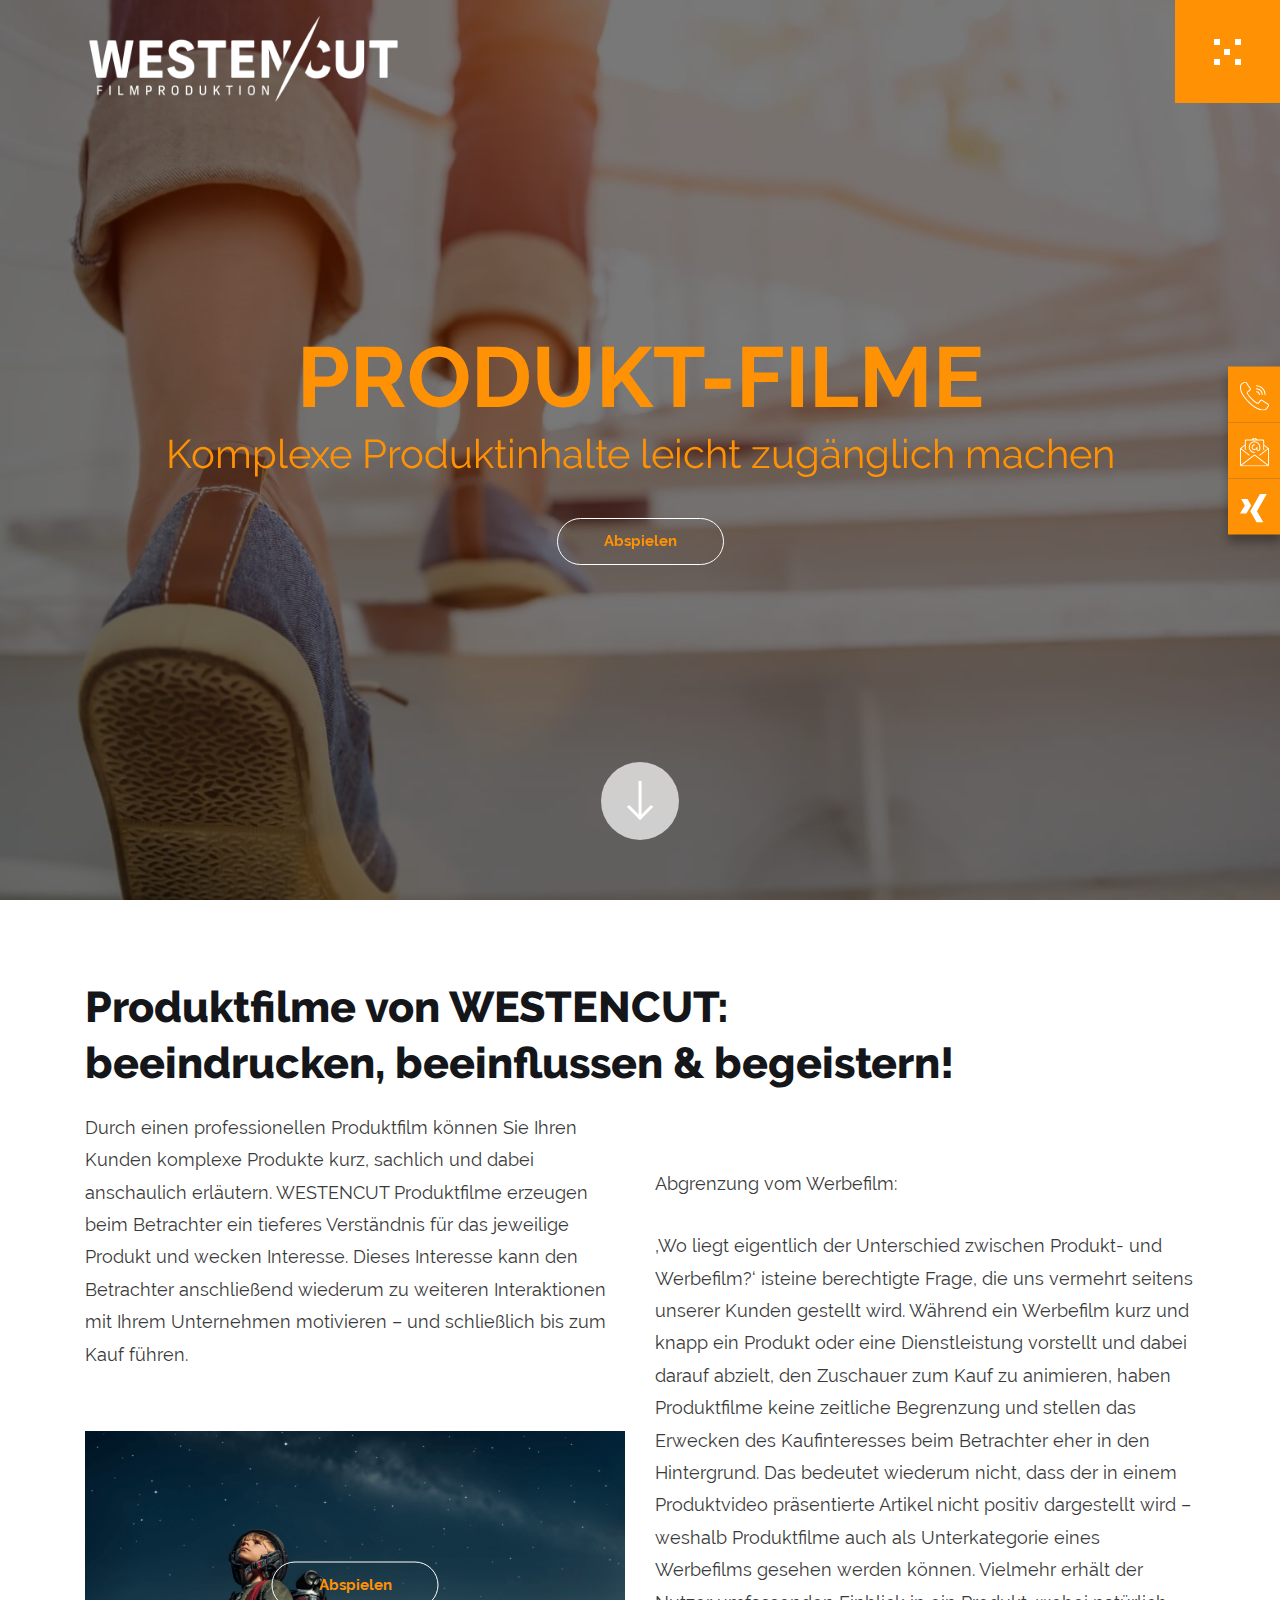
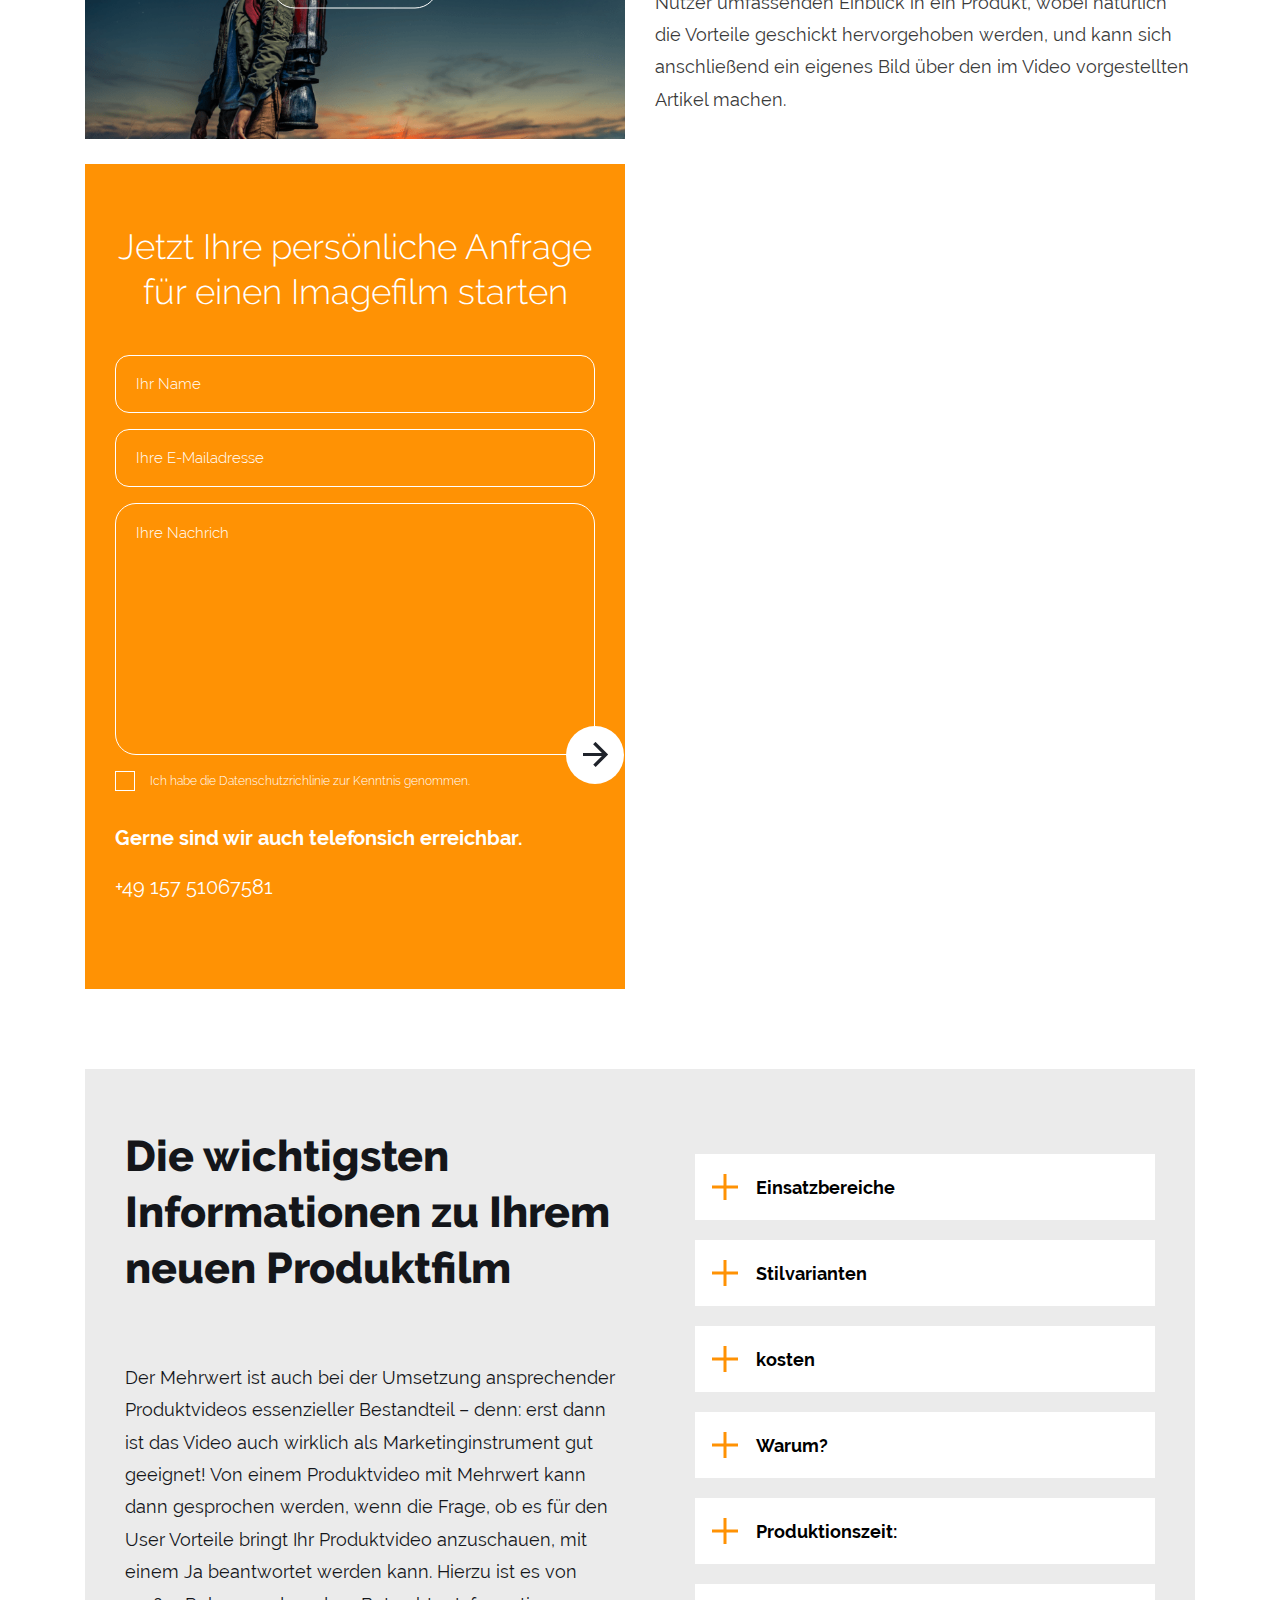
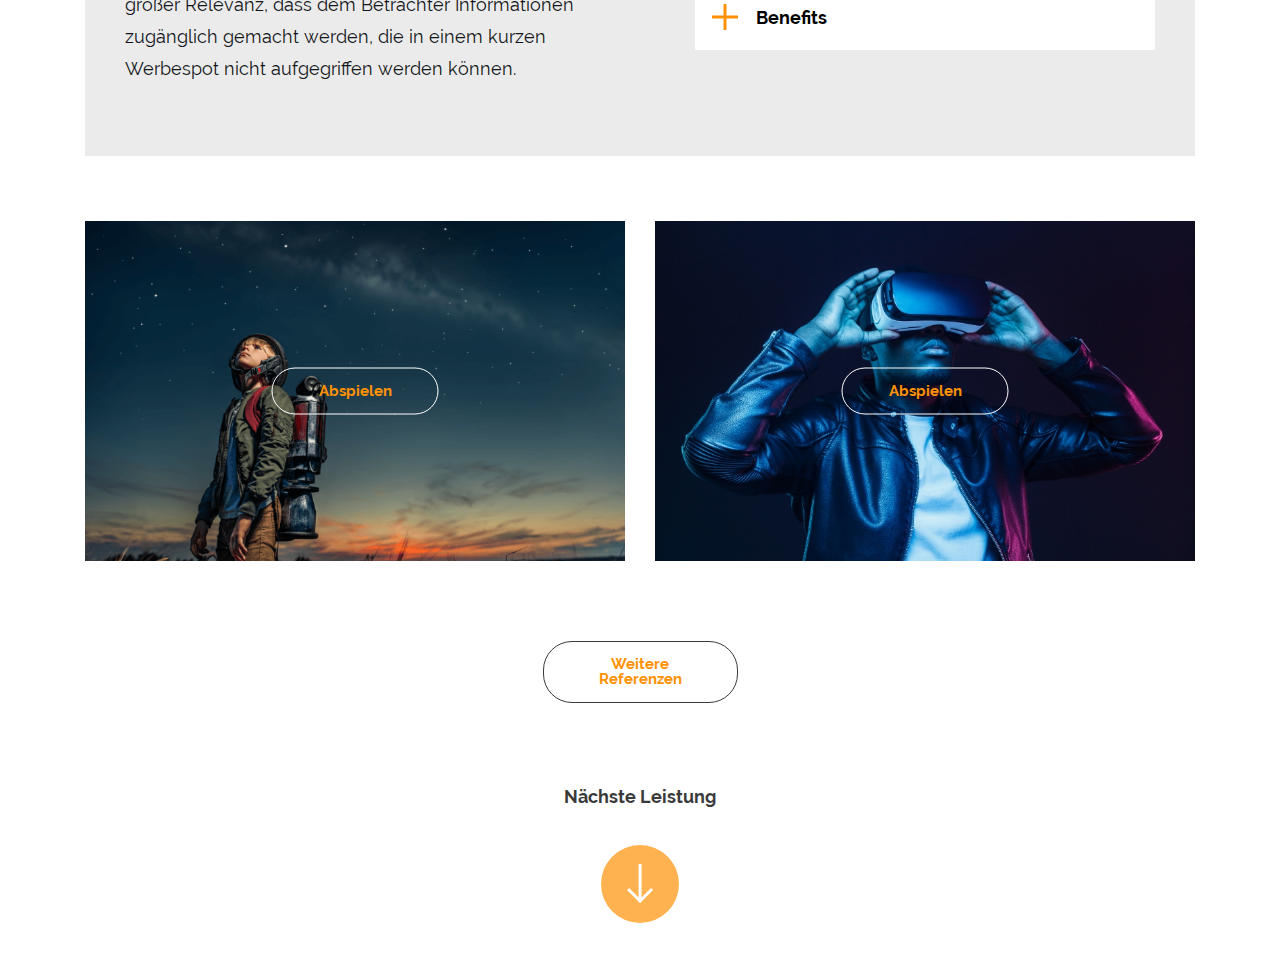
<file: produkt-filme.html>
<!DOCTYPE html>
<html lang="en">

<head>
    <title>Professional-Image_Film</title>
    <!-- Meta Tags -->
    <meta charset="utf-8">
    <meta name="viewport" content="width=device-width, initial-scale=1, shrink-to-fit=no">
    <!-- fonts awesome CSS -->
    <link rel="stylesheet" href="css/font-awesome.min.css">
    <!-- For BOOTSTRAP -->
    <link rel="stylesheet" href="css/bootstrap.min.css">
    <!-- For Slick Slider -->
    <link rel="stylesheet" href="css/slick.css">
    <link rel="stylesheet" href="css/slick-theme.css">
    <!-- aos css -->
    <link href="css/aos.css" rel="stylesheet">
    <!-- STYLE SHEET -->
    <link rel="stylesheet" href="css/style.css">
    <link rel="shortcut icon" type="image/png" href="images/favicon.png" />
</head>

<body>
    <div class="wrapper">
        <!-- Header Start -->
        <header>
            <div class="container">
                <nav class="navbar">
                    <a class="navbar-brand" href="index.html">
                        <img src="images/Westencut-Logo.png">
                    </a>
                    <button class="navbar-toggler" type="button" data-toggle="collapse" data-target="#navbarNav" aria-controls="navbarNav" aria-expanded="false" aria-label="Toggle navigation">
                        <img class="initial-toggle" src="images/toggler.png">
                        <img class="expand-toggle" src="images/toggler_expand.png">
                    </button>
                    <div class="collapse navbar-collapse" id="navbarNav">
                        <div class="full-menu">
                            <a href="index.html">
                                <img src="images/Westencut-Logo.png">
                            </a>
                            <ul class="navbar-nav">
                                <li class="nav-item">
                                    <a class="nav-link" href="index.html">home</a>
                                </li>
                                <li class="nav-item">
                                    <a class="nav-link" href="leistungsübersicht.html">leistungen</a>
                                </li>
                                <li class="nav-item">
                                    <a class="nav-link" href="referenzen.html">referenzen</a>
                                </li>
                                <li class="nav-item">
                                    <a class="nav-link" href="agentur.html">Agentur</a>
                                </li>
                                <li class="nav-item">
                                    <a class="nav-link" href="kontakt.html">Kontakt</a>
                                </li>
                            </ul>
                            <div class="bottom_links">
                                <a href="impressum.html">Impressum</a>
                                <a href="datenschutz.html">Datenschutz</a>
                            </div>
                        </div>
                    </div>
                </nav>
            </div>
        </header>
        <div class="side-social-link">
            <ul class="side-social-link-content">
                <li><img src="images/phone-icon-white.svg" alt=""><a href="tel:+49 157 51067581">Anrufen </a></li>
                <li><img src="images/mail-icon-white.svg" alt=""><a href="kontakt.html">Mail schreiben</a></li>
                <li><img src="images/social-icon-white.svg" alt=""><a href="javascript:void(0)">Xing-Profil</a></li>
            </ul>
        </div>
        <!-- Header End -->
        <!-- Content Start -->
        <div class="image-film-main-outer-wrap">
            <div class="image-film-main-wrap" id="scroll-next-2">
                <!-- Banner Start -->
                <section class="banner kundensiete_banner component-banner image-film2" data-aos="zoom-in" data-aos-duration="800">
                    <div class="container">
                        <div class="banner_inner">
                            <h1 data-aos-delay="500" data-aos="fade-up" data-aos-duration="1000">Produkt-filme</h1>
                            <p data-aos-delay="500" data-aos="fade-up" data-aos-duration="1500">Komplexe Produktinhalte leicht zugänglich machen</p>
                            <a data-aos-delay="500" data-aos="fade-up" data-aos-duration="2000" href="" data-toggle="modal" data-target="#videoplaymodal" class="common-btn">Abspielen</a>
                        </div>
                        <a data-aos-delay="500" data-aos="fade-up" data-aos-duration="2200" class="scroll_down" href="#scroll-3">
                            <img src="images/scroll-down-arrow.png">
                        </a>
                    </div>
                </section>
                <!-- Banner End -->
                <section class="image-film" id="scroll-3">
                    <div class="container">
                        <h3>Produktfilme von WESTENCUT: <br>beeindrucken, beeinflussen & begeistern!</h3>
                        <div class="row">
                            <div class="col-md-6">
                                <div class="content left">
                                    <p>Durch einen professionellen Produktfilm können Sie Ihren Kunden komplexe Produkte kurz, sachlich und dabei anschaulich erläutern. WESTENCUT Produktfilme erzeugen beim Betrachter ein tieferes Verständnis für das jeweilige Produkt und wecken Interesse. Dieses Interesse kann den Betrachter anschließend wiederum zu weiteren Interaktionen mit Ihrem Unternehmen motivieren – und schließlich bis zum Kauf führen.</p>
                                </div>
                                <div class="play_video">
                                    <img src="images/image-film-1.png">
                                    <a href="" data-toggle="modal" data-target="#videoplaymodal" class="common-btn">Abspielen</a>
                                </div>
                                <div class="form-wrap">
                                    <form>
                                        <h4>Jetzt Ihre persönliche Anfrage
                                            für einen Imagefilm starten</h4>
                                        <div class="form-group">
                                            <input type="text" class="form-control" id="name" placeholder="Ihr Name">
                                        </div>
                                        <div class="form-group">
                                            <input type="email" class="form-control" id="emailaddress" placeholder="Ihre E-Mailadresse">
                                        </div>
                                        <div class="form-group textarea_wrap">
                                            <textarea class="form-control" id="exampleFormControlTextarea1" placeholder="Ihre Nachrich"></textarea>
                                            <a href=""><img src="images/Backward_arrow_black.png"></a>
                                        </div>
                                        <div class="form-group checkbox_wrap">
                                            <input type="checkbox" id="check_box">
                                            <label for="check_box"></label>
                                            <span>Ich habe die Datenschutzrichlinie zur Kenntnis genommen.</span>
                                        </div>
                                        <p>Gerne sind wir auch telefonsich erreichbar.</p>
                                        <a href="tel:+49 157 51067581">+49 157 51067581</a>
                                    </form>
                                </div>
                            </div>
                            <div class="col-md-6">
                                <div class="content right">
                                    <p>Abgrenzung vom Werbefilm:</p>
                                    <p>‚Wo liegt eigentlich der Unterschied zwischen Produkt- und Werbefilm?‘ isteine berechtigte Frage, die uns vermehrt seitens unserer Kunden gestellt wird. Während ein Werbefilm kurz und knapp ein Produkt oder eine Dienstleistung vorstellt und dabei darauf abzielt, den Zuschauer zum Kauf zu animieren, haben Produktfilme keine zeitliche Begrenzung und stellen das Erwecken des Kaufinteresses beim Betrachter eher in den Hintergrund.
                                        Das bedeutet wiederum nicht, dass der in einem Produktvideo präsentierte Artikel nicht positiv dargestellt wird – weshalb Produktfilme auch als Unterkategorie eines Werbefilms gesehen werden können. Vielmehr erhält der Nutzer umfassenden Einblick in ein Produkt, wobei natürlich die Vorteile geschickt hervorgehoben werden, und kann sich anschließend ein eigenes Bild über den im Video vorgestellten Artikel machen.
                                    </p>
                                    </p>
                                </div>
                                <div class="image-film_img_wrap">
                                    <img data-aos="fade-up" data-aos-duration="1500" src="images/image-film-7.png">
                                    <img data-aos="fade-up" data-aos-duration="1500" data-aos-delay="200" src="images/image-film-8.png">
                                </div>
                            </div>
                        </div>
                    </div>
                </section>
                <section class="accordians_section">
                    <div class="container">
                        <div class="accordian_inner">
                            <div class="row">
                                <div class="col-md-6">
                                    <div class="content">
                                        <h3>Die wichtigsten Informationen zu Ihrem neuen Produktfilm </h3>
                                        <p>Der Mehrwert ist auch bei der Umsetzung ansprechender Produktvideos essenzieller Bestandteil – denn: erst dann ist das Video auch wirklich als Marketinginstrument gut geeignet! Von einem Produktvideo mit Mehrwert kann dann gesprochen werden, wenn die Frage, ob es für den User Vorteile bringt Ihr Produktvideo anzuschauen, mit einem Ja beantwortet werden kann. Hierzu ist es von großer Relevanz, dass dem Betrachter Informationen zugänglich gemacht werden, die in einem kurzen Werbespot nicht aufgegriffen werden können.
                                        </p>
                                    </div>
                                </div>
                                <div class="col-md-6">
                                    <div class="acoordian_wrap">
                                        <div id="accordion3" class="myaccordion">
                                            <div class="card">
                                                <div class="card-header" id="Einsatzbereiche">
                                                    <h2 class="mb-0">
                                                        <button class="collapsed" data-toggle="collapse" data-target="#collapseTen" aria-expanded="false" aria-controls="collapseTen">
                                                            <img src="images/accordion_icon.png">
                                                            Einsatzbereiche
                                                        </button>
                                                    </h2>
                                                </div>
                                                <div id="collapseTen" class="collapse" aria-labelledby="Einsatzbereiche" data-parent="#accordion3">
                                                    <div class="card-body">
                                                        <ul>
                                                            <li>Computer Science</li>
                                                            <li>Economics</li>
                                                            <li>Sociology</li>
                                                            <li>Nursing</li>
                                                            <li>English</li>
                                                        </ul>
                                                    </div>
                                                </div>
                                            </div>
                                            <div class="card">
                                                <div class="card-header" id="Stilvarianten">
                                                    <h2 class="mb-0">
                                                        <button class="collapsed" data-toggle="collapse" data-target="#collapseTwelve" aria-expanded="false" aria-controls="collapseTwelve">
                                                            <img src="images/accordion_icon.png">Stilvarianten
                                                        </button>
                                                    </h2>
                                                </div>
                                                <div id="collapseTwelve" class="collapse" aria-labelledby="Stilvarianten" data-parent="#accordion3">
                                                    <div class="card-body">
                                                        <ul>
                                                            <li>Informatics</li>
                                                            <li>Mathematics</li>
                                                            <li>Greek</li>
                                                            <li>Biostatistics</li>
                                                            <li>English</li>
                                                            <li>Nursing</li>
                                                        </ul>
                                                    </div>
                                                </div>
                                            </div>
                                            <div class="card">
                                                <div class="card-header" id="Kosten">
                                                    <h2 class="mb-0">
                                                        <button class="collapsed" data-toggle="collapse" data-target="#collapseThirteen" aria-expanded="false" aria-controls="collapseThirteen">
                                                            <img src="images/accordion_icon.png">
                                                            kosten
                                                        </button>
                                                    </h2>
                                                </div>
                                                <div id="collapseThirteen" class="collapse" aria-labelledby="Kosten" data-parent="#accordion3">
                                                    <div class="card-body">
                                                        <ul>
                                                            <li>Astrophysics</li>
                                                            <li>Informatics</li>
                                                            <li>Criminology</li>
                                                            <li>Economics</li>
                                                        </ul>
                                                    </div>
                                                </div>
                                            </div>
                                            <div class="card">
                                                <div class="card-header" id="Warum?">
                                                    <h2 class="mb-0">
                                                        <button class="collapsed" data-toggle="collapse" data-target="#collapseFourteen" aria-expanded="false" aria-controls="collapseFourteen">
                                                            <img src="images/accordion_icon.png">
                                                            Warum?
                                                        </button>
                                                    </h2>
                                                </div>
                                                <div id="collapseFourteen" class="collapse" aria-labelledby="Warum?" data-parent="#accordion3">
                                                    <div class="card-body">
                                                        <ul>
                                                            <li>Astrophysics</li>
                                                            <li>Informatics</li>
                                                            <li>Criminology</li>
                                                            <li>Economics</li>
                                                        </ul>
                                                    </div>
                                                </div>
                                            </div>
                                            <div class="card">
                                                <div class="card-header" id="Produktionszeit:">
                                                    <h2 class="mb-0">
                                                        <button class="collapsed" data-toggle="collapse" data-target="#collapseFifteen" aria-expanded="false" aria-controls="collapseFifteen">
                                                            <img src="images/accordion_icon.png">
                                                            Produktionszeit:
                                                        </button>
                                                    </h2>
                                                </div>
                                                <div id="collapseFifteen" class="collapse" aria-labelledby="Produktionszeit:" data-parent="#accordion3">
                                                    <div class="card-body">
                                                        <ul>
                                                            <li>Astrophysics</li>
                                                            <li>Informatics</li>
                                                            <li>Criminology</li>
                                                            <li>Economics</li>
                                                        </ul>
                                                    </div>
                                                </div>
                                            </div>
                                            <div class="card">
                                                <div class="card-header" id="Benefits">
                                                    <h2 class="mb-0">
                                                        <button class="collapsed" data-toggle="collapse" data-target="#collapseSixteen" aria-expanded="false" aria-controls="collapseSixteen">
                                                            <img src="images/accordion_icon.png">
                                                            Benefits
                                                        </button>
                                                    </h2>
                                                </div>
                                                <div id="collapseSixteen" class="collapse" aria-labelledby="Benefits" data-parent="#accordion3">
                                                    <div class="card-body">
                                                        <ul>
                                                            <li>Astrophysics</li>
                                                            <li>Informatics</li>
                                                            <li>Criminology</li>
                                                            <li>Economics</li>
                                                        </ul>
                                                    </div>
                                                </div>
                                            </div>
                                        </div>
                                    </div>
                                </div>
                            </div>
                        </div>
                    </div>
                </section>
                <section class="image-film-video-wrap">
                    <div class="container">
                        <div class="row">
                            <div class="col-md-6">
                                <div class="play_video">
                                    <img src="images/image-film-4.png">
                                    <a href="" data-toggle="modal" data-target="#videoplaymodal" class="common-btn">Abspielen</a>
                                </div>
                            </div>
                            <div class="col-md-6">
                                <div class="play_video">
                                    <img src="images/video_img_2.jpg">
                                    <a href="" data-toggle="modal" data-target="#videoplaymodal" class="common-btn">Abspielen</a>
                                </div>
                            </div>
                        </div>
                        <a href="referenzen.html" class="common-btn">Weitere Referenzen</a>
                    </div>
                </section>
                <section class="scroll_down_wrap">
                    <div class="container">
                        <span>Nächste Leistung</span>
                        <a class="scroll_down" href="veranstaltungs-filme.html">
                            <img src="images/scroll-down-arrow.png">
                        </a>
                    </div>
                </section>
            </div>
        </div>
        <!-- Content End -->
        <!-- Footer Start -->
        <!-- <footer>
            <div class="upper">
                <div class="container">
                    <div class="footer-head">
                        <a href="index.html">
                            <img src="images/Westencut-Logo.png">
                        </a>
                        <h5>Marketing mit Image- & Werbefilmen</h5>
                    </div>
                    <div class="row">
                        <div class="col-xl-4 col-lg-5">
                            <div class="kontact">
                                <h6>Kontakt</h6>
                                <ul>
                                    <li><a href=""><b>Nils-Jannik Schmidt Filmproduktion</b></a></li>
                                    <li class="address">Westen 28 <br>42855 Remscheid</li>
                                    <li>Telefon: <a href="tel:+49 157 51067581">+49 157 51067581</a></li>
                                    <li>E-Mail: <a href="mailto:info@westencut.com">info@westencut.com</a></li>
                                </ul>
                            </div>
                        </div>
                        <div class="col-xl-8 col-lg-7">
                            <div class="sitemap">
                                <h6>Sitemap</h6>
                                <div class="row">
                                    <div class="col-xl-3 col-sm-6">
                                        <ul class="links">
                                            <li><a href="agentur.html">Agentur</a></li>
                                            <li><a href="">Werbefilme</a></li>
                                            <li><a href="">Imagefilme</a></li>
                                        </ul>
                                    </div>
                                    <div class="col-xl-3 col-sm-6">
                                        <ul class="links">
                                            <li><a href="produkt-filme.html">Produktvideos</a></li>
                                            <li><a href="veranstaltungs-filme.html">Veranstaltungsvideos</a></li>
                                            <li><a href="social-media.html">Social Media Pakete</a></li>
                                        </ul>
                                    </div>
                                    <div class="col-xl-3 col-sm-6">
                                        <ul class="links">
                                            <li><a href="referenzen.html">Refrenzen</a></li>
                                            <li><a href="kontakt.html">Kontakt</a></li>
                                        </ul>
                                    </div>
                                    <div class="col-xl-3 col-sm-6">
                                        <ul class="social-links">
                                            <a href=""><i class="fa fa-facebook"></i></a>
                                            <a href=""><i class="fa fa-instagram"></i></a>
                                        </ul>
                                    </div>
                                </div>
                            </div>
                        </div>
                    </div>
                </div>
            </div>
            <div class="bottom">
                <a href="" class="design_btn">Design by <span>pechschwarz Media</span></a>
                <div class="container">
                    <div class="row">
                        <div class="col-xl-4 col-lg-5 col-sm-7">
                            <span>Copyright <a href="index.html">Westencut Filmproduktion</a> 2020</span>
                        </div>
                        <div class="col-xl-8 col-lg-7 col-sm-5">
                            <div class="row">
                                <div class="col-xl-3 col-lg-4  col-sm-6">
                                    <a href="impressum.html">Impressum</a>
                                </div>
                                <div class="col-xl-3 col-lg-4  col-sm-6">
                                    <a href="datenschutz.html">Datenschutz</a>
                                </div>
                            </div>
                        </div>
                    </div>
                </div>
            </div>
        </footer> -->
        <div class="modal fade video_modal" id="videoplaymodal" tabindex="-1" role="dialog" aria-labelledby="myModalLabel">
            <div class="modal-dialog" role="document">
                <div class="modal-content">
                    <button type="button" class="close" data-dismiss="modal" aria-label="Close"><span aria-hidden="true">&times;</span></button>
                    <div class="modal-body">
                        <iframe id="player" src="https://www.youtube.com/embed/n1189-1qe50?mute=1&autoplay=1" frameborder="0" allow="accelerometer; encrypted-media; gyroscope; picture-in-picture" allowfullscreen loop></iframe>
                    </div>
                </div>
            </div>
        </div>
        <!-- Footer End -->
    </div>
    <script src="js/jquery-3.3.1.min.js"></script>
    <script src="js/slick.min.js"></script>
    <script src="js/bootstrap.min.js"></script>
    <script src="js/aos.js"></script>
    <script src="js/jquery-visible.js"></script>
    <script src="js/custom.js"></script>
</body>

</html>
</file>
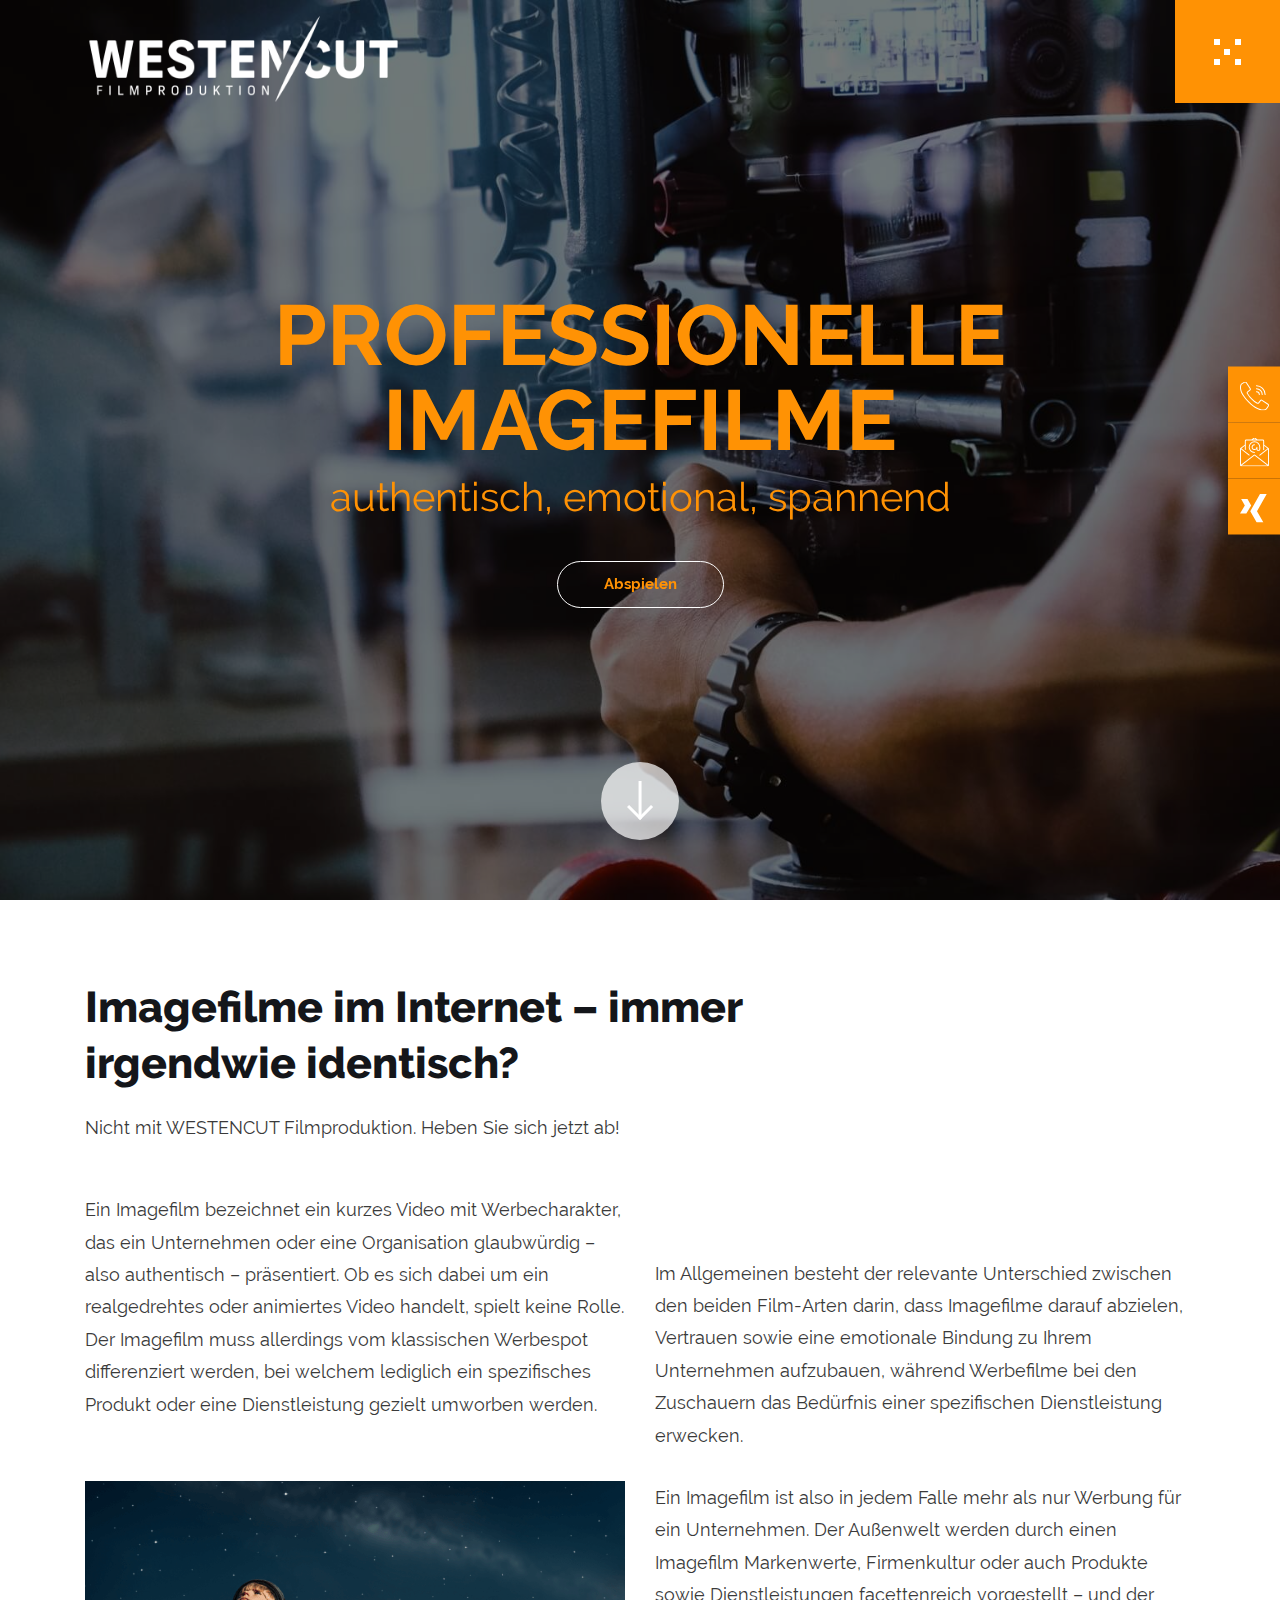
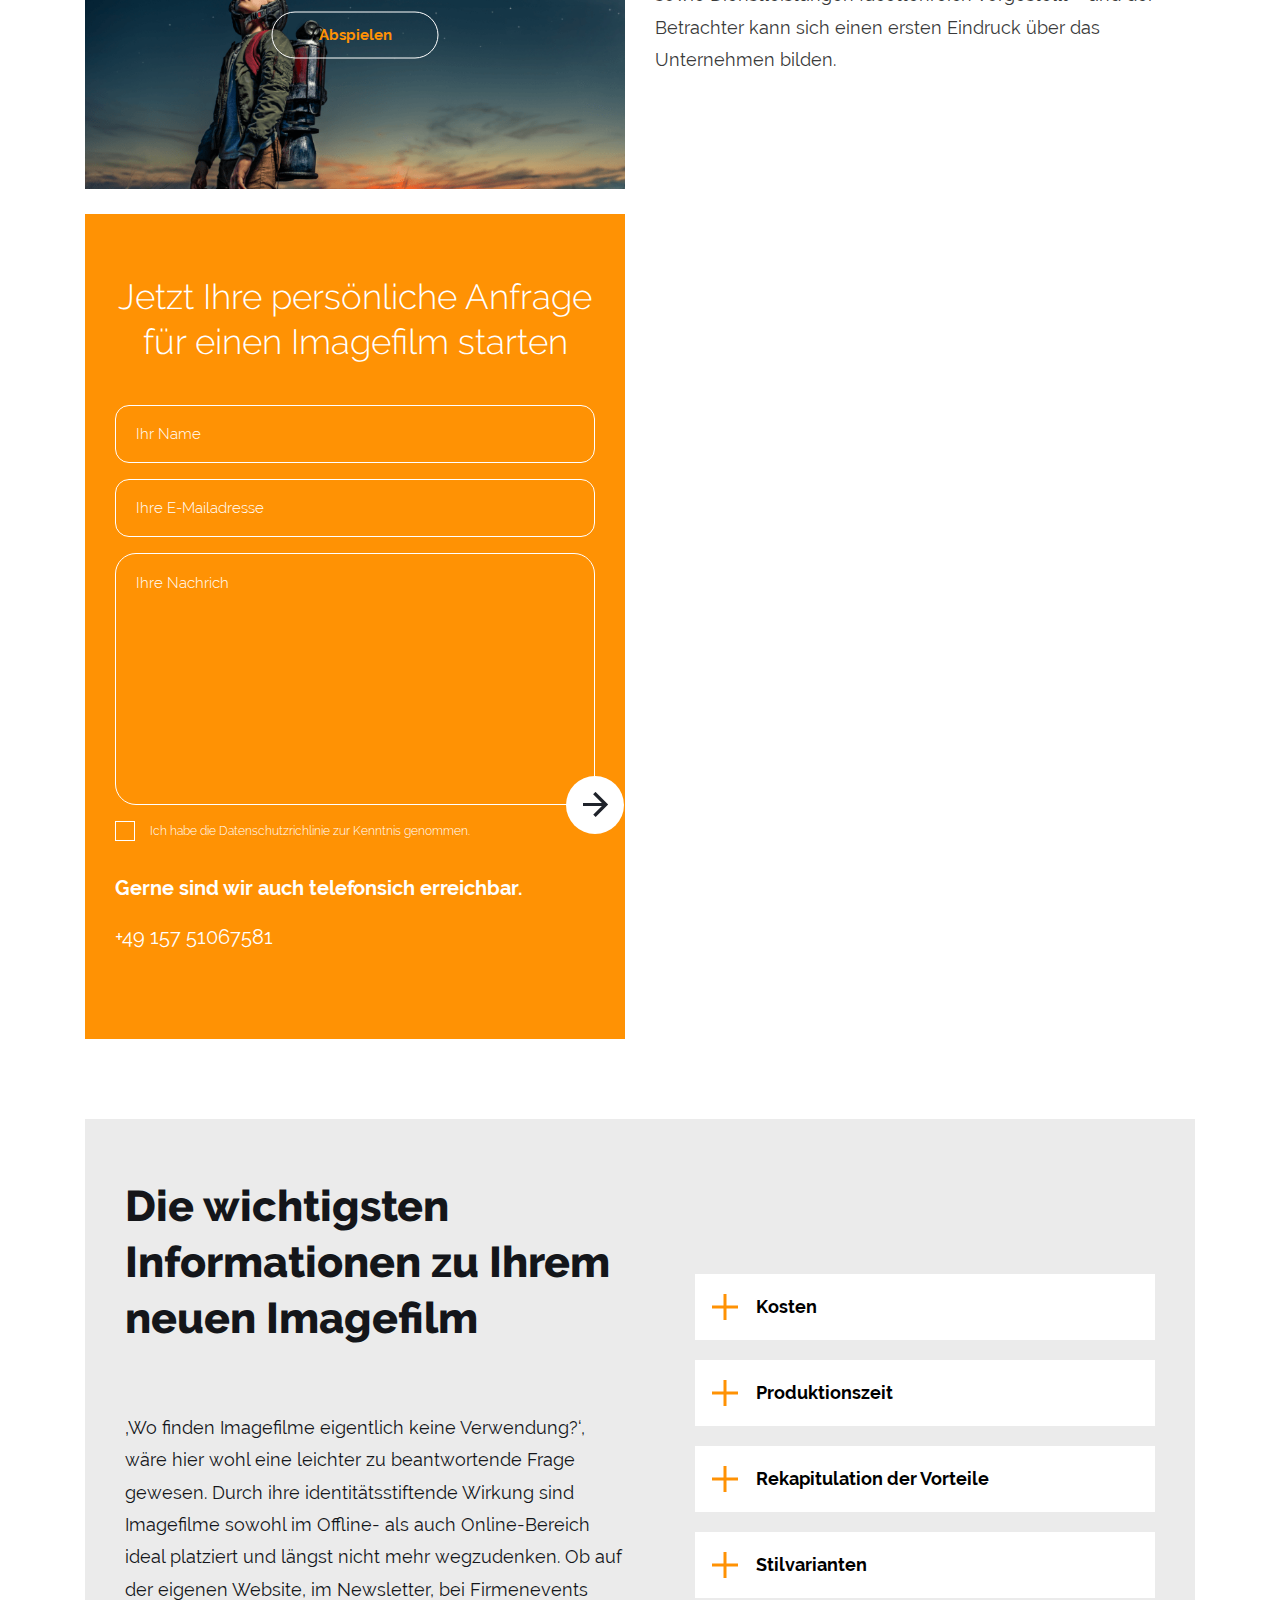
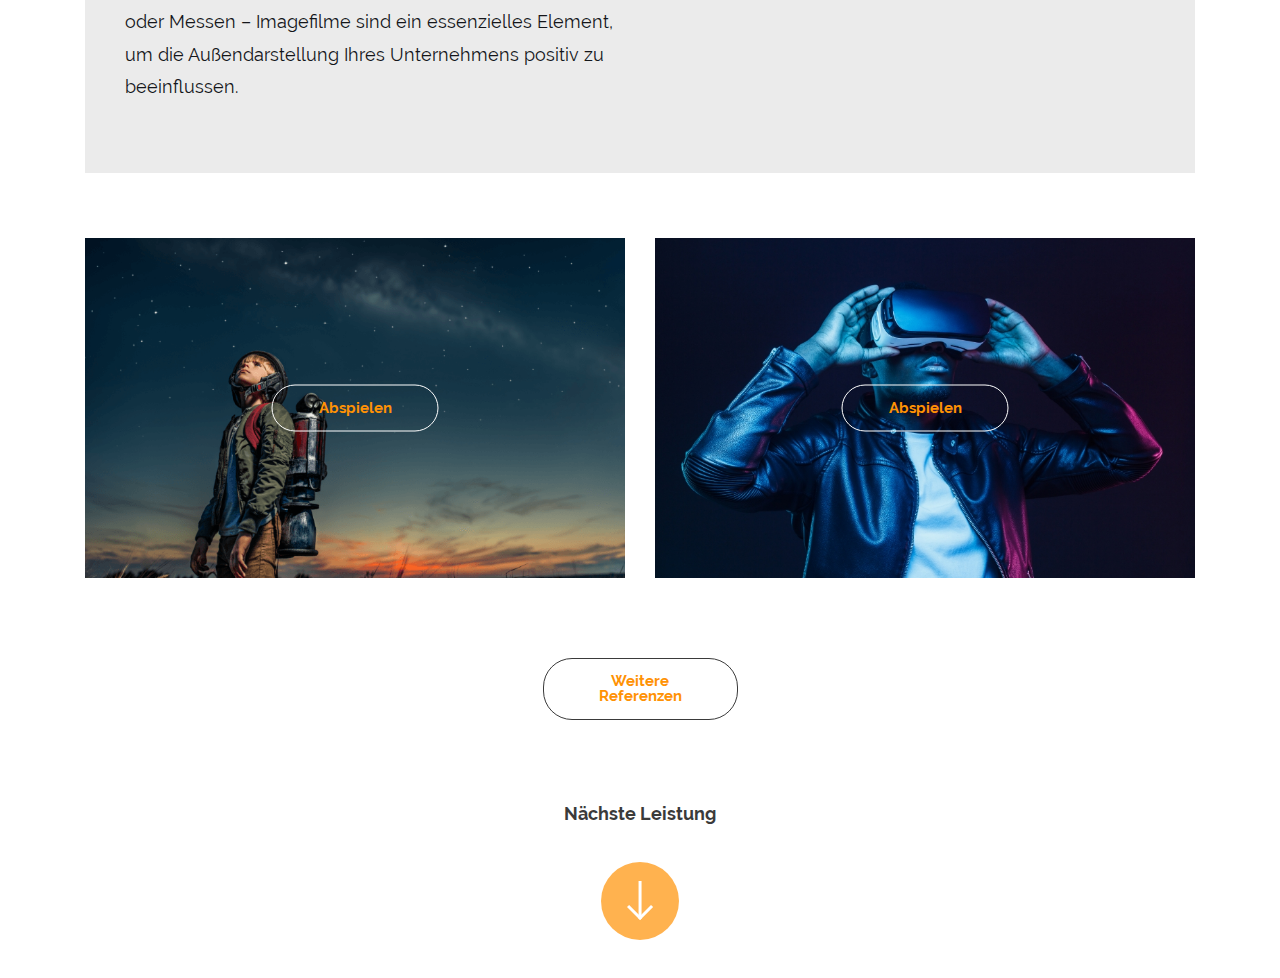
<file: professional-image_film.html>
<!DOCTYPE html>
<html lang="en">

<head>
    <title>Professional-Image_Film</title>
    <!-- Meta Tags -->
    <meta charset="utf-8">
    <meta name="viewport" content="width=device-width, initial-scale=1, shrink-to-fit=no">
    <!-- fonts awesome CSS -->
    <link rel="stylesheet" href="css/font-awesome.min.css">
    <!-- For BOOTSTRAP -->
    <link rel="stylesheet" href="css/bootstrap.min.css">
    <!-- For Slick Slider -->
    <link rel="stylesheet" href="css/slick.css">
    <link rel="stylesheet" href="css/slick-theme.css">
    <!-- aos css -->
    <link href="css/aos.css" rel="stylesheet">
    <!-- STYLE SHEET -->
    <link rel="stylesheet" href="css/style.css">
    <link rel="shortcut icon" type="image/png" href="images/favicon.png" />
</head>

<body>
    <div class="wrapper">
        <!-- Header Start -->
        <header>
            <div class="container">
                <nav class="navbar">
                    <a class="navbar-brand" href="index.html">
                        <img src="images/Westencut-Logo.png">
                    </a>
                    <button class="navbar-toggler" type="button" data-toggle="collapse" data-target="#navbarNav" aria-controls="navbarNav" aria-expanded="false" aria-label="Toggle navigation">
                        <img class="initial-toggle" src="images/toggler.png">
                        <img class="expand-toggle" src="images/toggler_expand.png">
                    </button>
                    <div class="collapse navbar-collapse" id="navbarNav">
                        <div class="full-menu">
                            <a href="index.html">
                                <img src="images/Westencut-Logo.png">
                            </a>
                            <ul class="navbar-nav">
                                <li class="nav-item">
                                    <a class="nav-link" href="index.html">home</a>
                                </li>
                                <li class="nav-item">
                                    <a class="nav-link" href="leistungsübersicht.html">leistungen</a>
                                </li>
                                <li class="nav-item">
                                    <a class="nav-link" href="referenzen.html">referenzen</a>
                                </li>
                                <li class="nav-item">
                                    <a class="nav-link" href="agentur.html">Agentur</a>
                                </li>
                                <li class="nav-item">
                                    <a class="nav-link" href="kontakt.html">Kontakt</a>
                                </li>
                            </ul>
                            <div class="bottom_links">
                                <a href="impressum.html">Impressum</a>
                                <a href="datenschutz.html">Datenschutz</a>
                            </div>
                        </div>
                    </div>
                </nav>
            </div>
        </header>
        <div class="side-social-link">
            <ul class="side-social-link-content">
                <li><img src="images/phone-icon-white.svg" alt=""><a href="tel:+49 157 51067581">Anrufen </a></li>
                <li><img src="images/mail-icon-white.svg" alt=""><a href="kontakt.html">Mail schreiben</a></li>
                <li><img src="images/social-icon-white.svg" alt=""><a href="javascript:void(0)">Xing-Profil</a></li>
            </ul>
        </div>
        <!-- Header End -->
        <!-- Content Start -->
        <div class="image-film-main-outer-wrap">
            <div class="image-film-main-wrap" id="scroll-next-0">
                <!-- Banner Start -->
                <section class="banner kundensiete_banner component-banner" data-aos="zoom-in" data-aos-duration="800">
                    <div class="container">
                        <div class="banner_inner">
                            <h1 data-aos-delay="500" data-aos="fade-up" data-aos-duration="1000">Professionelle Imagefilme </h1>
                            <p data-aos-delay="500" data-aos="fade-up" data-aos-duration="1500">authentisch, emotional, spannend</p>
                            <a data-aos-delay="500" data-aos="fade-up" data-aos-duration="2000" href="" data-toggle="modal" data-target="#videoplaymodal" class="common-btn">Abspielen</a>
                        </div>
                        <a data-aos-delay="500" data-aos="fade-up" data-aos-duration="2200" class="scroll_down" href="#scroll-1">
                            <img src="images/scroll-down-arrow.png">
                        </a>
                    </div>
                </section>
                <!-- Banner End -->
                <section class="image-film" id="scroll-1">
                    <div class="container">
                        <h3>Imagefilme im Internet – immer irgendwie identisch?</h3>
                        <div class="row">
                            <div class="col-md-6">
                                <div class="content left">
                                    <p>Nicht mit WESTENCUT Filmproduktion. Heben Sie sich jetzt ab!</p>
                                    <p>Ein Imagefilm bezeichnet ein kurzes Video mit Werbecharakter, das ein Unternehmen oder eine Organisation glaubwürdig – also authentisch – präsentiert. Ob es sich dabei um ein realgedrehtes oder animiertes Video handelt, spielt keine Rolle. Der Imagefilm muss allerdings vom klassischen Werbespot differenziert werden, bei welchem lediglich ein spezifisches Produkt oder eine Dienstleistung gezielt umworben werden.</p>
                                </div>
                                <div class="play_video">
                                    <img src="images/image-film-1.png">
                                    <a href="" data-toggle="modal" data-target="#videoplaymodal" class="common-btn">Abspielen</a>
                                </div>
                                <div class="form-wrap">
                                    <form>
                                        <h4>Jetzt Ihre persönliche Anfrage
                                            für einen Imagefilm starten</h4>
                                        <div class="form-group">
                                            <input type="text" class="form-control" id="name" placeholder="Ihr Name">
                                        </div>
                                        <div class="form-group">
                                            <input type="email" class="form-control" id="emailaddress" placeholder="Ihre E-Mailadresse">
                                        </div>
                                        <div class="form-group textarea_wrap">
                                            <textarea class="form-control" id="exampleFormControlTextarea1" placeholder="Ihre Nachrich"></textarea>
                                            <a href=""><img src="images/Backward_arrow_black.png"></a>
                                        </div>
                                        <div class="form-group checkbox_wrap">
                                            <input type="checkbox" id="check_box">
                                            <label for="check_box"></label>
                                            <span>Ich habe die Datenschutzrichlinie zur Kenntnis genommen.</span>
                                        </div>
                                        <p>Gerne sind wir auch telefonsich erreichbar.</p>
                                        <a href="tel:+49 157 51067581">+49 157 51067581</a>
                                    </form>
                                </div>
                            </div>
                            <div class="col-md-6">
                                <div class="content right">
                                    <p>Im Allgemeinen besteht der relevante Unterschied zwischen den beiden Film-Arten darin, dass Imagefilme darauf abzielen, Vertrauen sowie eine emotionale Bindung zu Ihrem Unternehmen aufzubauen, während Werbefilme bei den Zuschauern das Bedürfnis einer spezifischen Dienstleistung erwecken.</p>
                                    <p>Ein Imagefilm ist also in jedem Falle mehr als nur Werbung für ein Unternehmen. Der Außenwelt werden durch einen Imagefilm Markenwerte, Firmenkultur oder auch Produkte sowie Dienstleistungen facettenreich vorgestellt – und der Betrachter kann sich einen ersten Eindruck über das Unternehmen bilden.
                                    </p>
                                </div>
                                <div class="image-film_img_wrap">
                                    <img data-aos="fade-up" data-aos-duration="1500" src="images/image-film-2.png">
                                    <img data-aos="fade-up" data-aos-duration="1500" data-aos-delay="200" src="images/image-film-3.png">
                                </div>
                            </div>
                        </div>
                    </div>
                </section>
                <section class="accordians_section">
                    <div class="container">
                        <div class="accordian_inner">
                            <div class="row">
                                <div class="col-md-6">
                                    <div class="content">
                                        <h3>Die wichtigsten Informationen zu Ihrem neuen Imagefilm </h3>
                                        <p>‚Wo finden Imagefilme eigentlich keine Verwendung?‘, wäre hier wohl eine leichter zu beantwortende Frage gewesen. Durch ihre identitätsstiftende Wirkung sind Imagefilme sowohl im Offline- als auch Online-Bereich ideal platziert und längst nicht mehr wegzudenken. Ob auf der eigenen Website, im Newsletter, bei Firmenevents oder Messen – Imagefilme sind ein essenzielles Element, um die Außendarstellung Ihres Unternehmens positiv zu beeinflussen.
                                        </p>
                                    </div>
                                </div>
                                <div class="col-md-6">
                                    <div class="acoordian_wrap">
                                        <div id="accordion1" class="myaccordion">
                                            <div class="card">
                                                <div class="card-header" id="Kosten">
                                                    <h2 class="mb-0">
                                                        <button class="collapsed" data-toggle="collapse" data-target="#collapseOne" aria-expanded="false" aria-controls="collapseOne">
                                                            <img src="images/accordion_icon.png">
                                                            Kosten
                                                        </button>
                                                    </h2>
                                                </div>
                                                <div id="collapseOne" class="collapse" aria-labelledby="Kosten" data-parent="#accordion1">
                                                    <div class="card-body">
                                                        <ul>
                                                            <li>Computer Science</li>
                                                            <li>Economics</li>
                                                            <li>Sociology</li>
                                                            <li>Nursing</li>
                                                            <li>English</li>
                                                        </ul>
                                                    </div>
                                                </div>
                                            </div>
                                            <div class="card">
                                                <div class="card-header" id="Produktionszeit">
                                                    <h2 class="mb-0">
                                                        <button class="collapsed" data-toggle="collapse" data-target="#collapseTwo" aria-expanded="false" aria-controls="collapseTwo">
                                                            <img src="images/accordion_icon.png">Produktionszeit
                                                        </button>
                                                    </h2>
                                                </div>
                                                <div id="collapseTwo" class="collapse" aria-labelledby="Produktionszeit" data-parent="#accordion1">
                                                    <div class="card-body">
                                                        <ul>
                                                            <li>Informatics</li>
                                                            <li>Mathematics</li>
                                                            <li>Greek</li>
                                                            <li>Biostatistics</li>
                                                            <li>English</li>
                                                            <li>Nursing</li>
                                                        </ul>
                                                    </div>
                                                </div>
                                            </div>
                                            <div class="card">
                                                <div class="card-header" id="RekapitulationderVorteile">
                                                    <h2 class="mb-0">
                                                        <button class="collapsed" data-toggle="collapse" data-target="#collapseThree" aria-expanded="false" aria-controls="collapseThree">
                                                            <img src="images/accordion_icon.png">
                                                            Rekapitulation der Vorteile
                                                        </button>
                                                    </h2>
                                                </div>
                                                <div id="collapseThree" class="collapse" aria-labelledby="RekapitulationderVorteile" data-parent="#accordion1">
                                                    <div class="card-body">
                                                        <ul>
                                                            <li>Astrophysics</li>
                                                            <li>Informatics</li>
                                                            <li>Criminology</li>
                                                            <li>Economics</li>
                                                        </ul>
                                                    </div>
                                                </div>
                                            </div>
                                            <div class="card">
                                                <div class="card-header" id="Stilvarianten">
                                                    <h2 class="mb-0">
                                                        <button class="collapsed" data-toggle="collapse" data-target="#collapseFour" aria-expanded="false" aria-controls="collapseFour">
                                                            <img src="images/accordion_icon.png">
                                                            Stilvarianten
                                                        </button>
                                                    </h2>
                                                </div>
                                                <div id="collapseFour" class="collapse" aria-labelledby="Stilvarianten" data-parent="#accordion1">
                                                    <div class="card-body">
                                                        <ul>
                                                            <li>Astrophysics</li>
                                                            <li>Informatics</li>
                                                            <li>Criminology</li>
                                                            <li>Economics</li>
                                                        </ul>
                                                    </div>
                                                </div>
                                            </div>
                                        </div>
                                    </div>
                                </div>
                            </div>
                        </div>
                    </div>
                </section>
                <section class="image-film-video-wrap">
                    <div class="container">
                        <div class="row">
                            <div class="col-md-6">
                                <div class="play_video">
                                    <img src="images/image-film-4.png">
                                    <a href="" data-toggle="modal" data-target="#videoplaymodal" class="common-btn">Abspielen</a>
                                </div>
                            </div>
                            <div class="col-md-6">
                                <div class="play_video">
                                    <img src="images/video_img_2.jpg">
                                    <a href="" data-toggle="modal" data-target="#videoplaymodal" class="common-btn">Abspielen</a>
                                </div>
                            </div>
                        </div>
                        <a href="referenzen.html" class="common-btn">Weitere Referenzen</a>
                    </div>
                </section>
                <section class="scroll_down_wrap">
                    <div class="container">
                        <span>Nächste Leistung</span>
                        <a class="scroll_down" href="werbefilme.html">
                            <img src="images/scroll-down-arrow.png">
                        </a>
                    </div>
                </section>
                <section class="for-check"></section>
            </div>
        </div>
        <!-- Content End -->
        <!-- Footer Start -->
        <!-- <footer>
            <div class="upper">
                <div class="container">
                    <div class="footer-head">
                        <a href="index.html">
                            <img src="images/Westencut-Logo.png">
                        </a>
                        <h5>Marketing mit Image- & Werbefilmen</h5>
                    </div>
                    <div class="row">
                        <div class="col-xl-4 col-lg-5">
                            <div class="kontact">
                                <h6>Kontakt</h6>
                                <ul>
                                    <li><a href=""><b>Nils-Jannik Schmidt Filmproduktion</b></a></li>
                                    <li class="address">Westen 28 <br>42855 Remscheid</li>
                                    <li>Telefon: <a href="tel:+49 157 51067581">+49 157 51067581</a></li>
                                    <li>E-Mail: <a href="mailto:info@westencut.com">info@westencut.com</a></li>
                                </ul>
                            </div>
                        </div>
                        <div class="col-xl-8 col-lg-7">
                            <div class="sitemap">
                                <h6>Sitemap</h6>
                                <div class="row">
                                    <div class="col-xl-3 col-sm-6">
                                        <ul class="links">
                                            <li><a href="agentur.html">Agentur</a></li>
                                            <li><a href="">Werbefilme</a></li>
                                            <li><a href="">Imagefilme</a></li>
                                        </ul>
                                    </div>
                                    <div class="col-xl-3 col-sm-6">
                                        <ul class="links">
                                            <li><a href="produkt-filme.html">Produktvideos</a></li>
                                            <li><a href="veranstaltungs-filme.html">Veranstaltungsvideos</a></li>
                                            <li><a href="social-media.html">Social Media Pakete</a></li>
                                        </ul>
                                    </div>
                                    <div class="col-xl-3 col-sm-6">
                                        <ul class="links">
                                            <li><a href="referenzen.html">Refrenzen</a></li>
                                            <li><a href="kontakt.html">Kontakt</a></li>
                                        </ul>
                                    </div>
                                    <div class="col-xl-3 col-sm-6">
                                        <ul class="social-links">
                                            <a href=""><i class="fa fa-facebook"></i></a>
                                            <a href=""><i class="fa fa-instagram"></i></a>
                                        </ul>
                                    </div>
                                </div>
                            </div>
                        </div>
                    </div>
                </div>
            </div>
            <div class="bottom">
                <a href="" class="design_btn">Design by <span>pechschwarz Media</span></a>
                <div class="container">
                    <div class="row">
                        <div class="col-xl-4 col-lg-5 col-sm-7">
                            <span>Copyright <a href="index.html">Westencut Filmproduktion</a> 2020</span>
                        </div>
                        <div class="col-xl-8 col-lg-7 col-sm-5">
                            <div class="row">
                                <div class="col-xl-3 col-lg-4  col-sm-6">
                                    <a href="impressum.html">Impressum</a>
                                </div>
                                <div class="col-xl-3 col-lg-4  col-sm-6">
                                    <a href="datenschutz.html">Datenschutz</a>
                                </div>
                            </div>
                        </div>
                    </div>
                </div>
            </div>
        </footer> -->
        <div class="modal fade video_modal" id="videoplaymodal" tabindex="-1" role="dialog" aria-labelledby="myModalLabel">
            <div class="modal-dialog" role="document">
                <div class="modal-content">
                    <button type="button" class="close" data-dismiss="modal" aria-label="Close"><span aria-hidden="true">&times;</span></button>
                    <div class="modal-body">
                        <iframe id="player" src="https://www.youtube.com/embed/n1189-1qe50?mute=1&autoplay=1" frameborder="0" allow="accelerometer; encrypted-media; gyroscope; picture-in-picture" allowfullscreen loop></iframe>
                    </div>
                </div>
            </div>
        </div>
        <!-- Footer End -->
    </div>
    <script src="js/jquery-3.3.1.min.js"></script>
    <script src="js/slick.min.js"></script>
    <script src="js/bootstrap.min.js"></script>
    <script src="js/aos.js"></script>
    <script src="js/jquery-visible.js"></script>
    <script src="js/custom.js"></script>
</body>

</html>
</file>
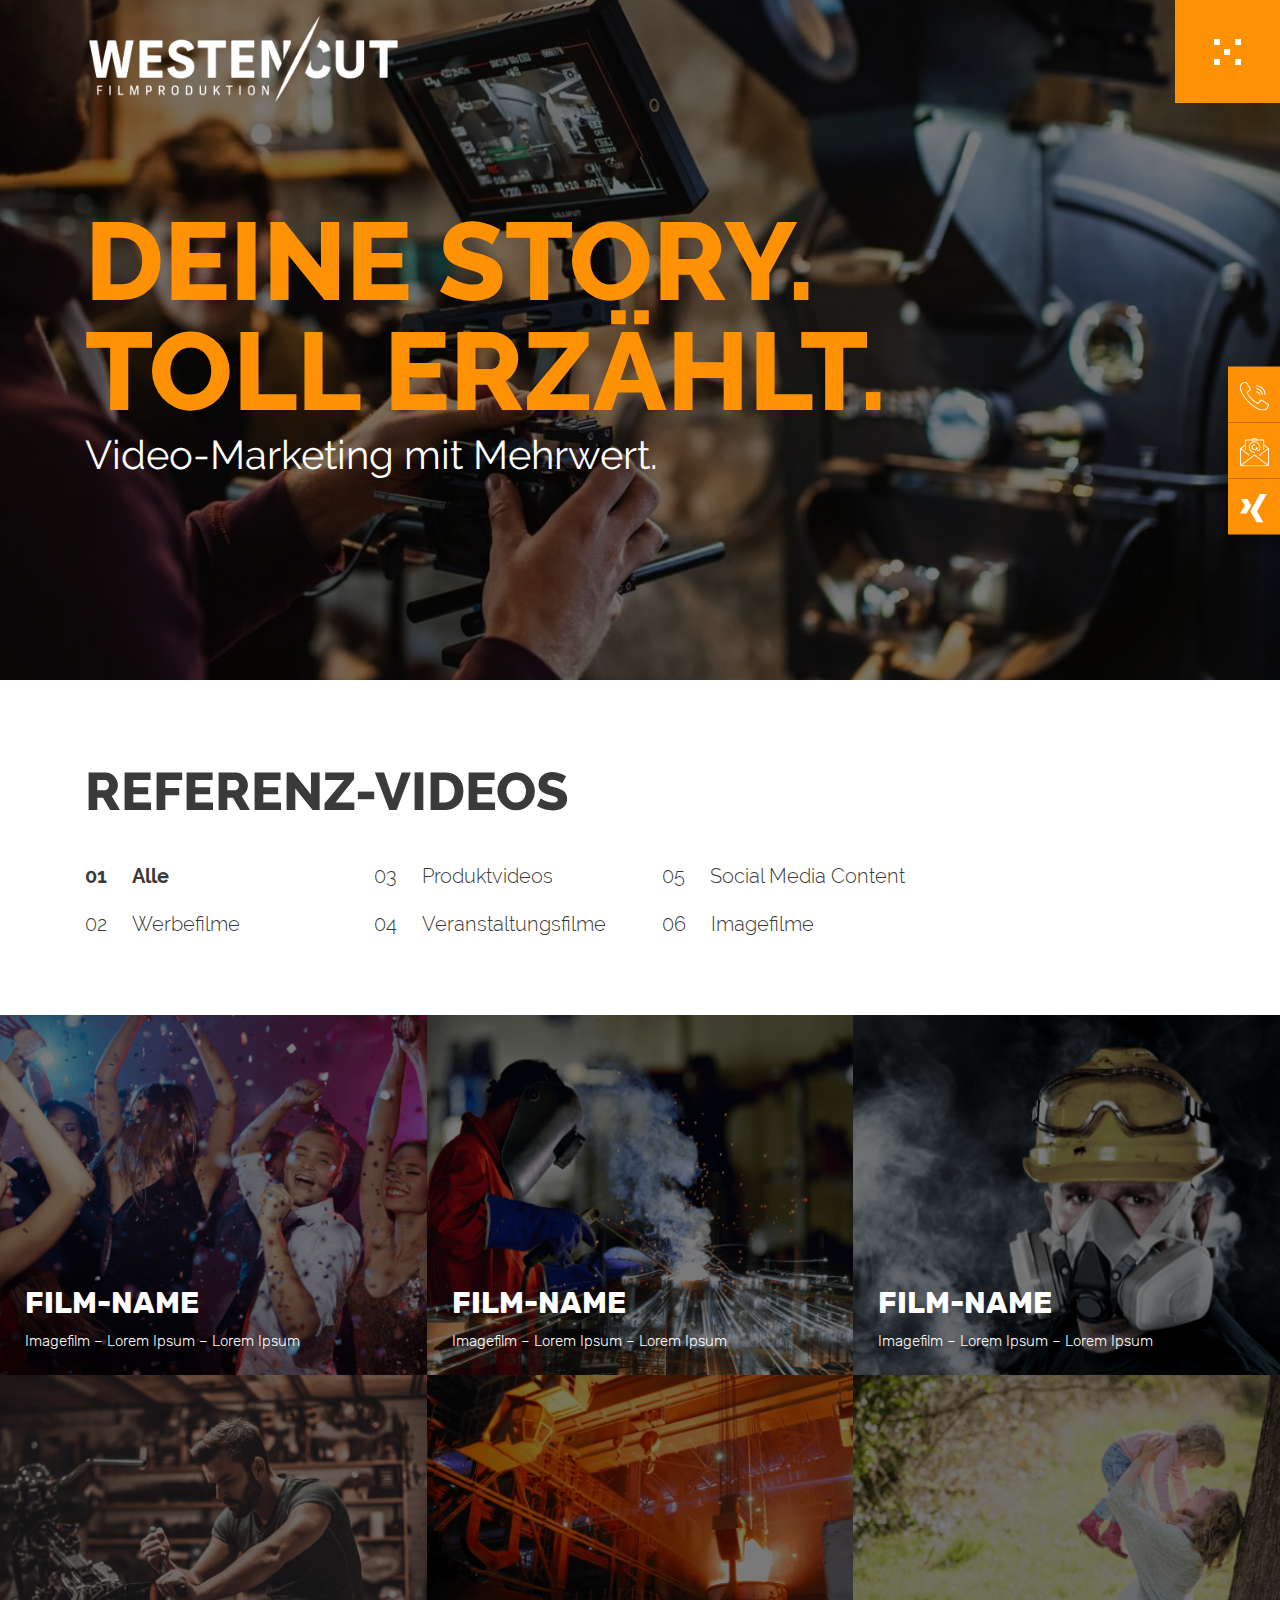
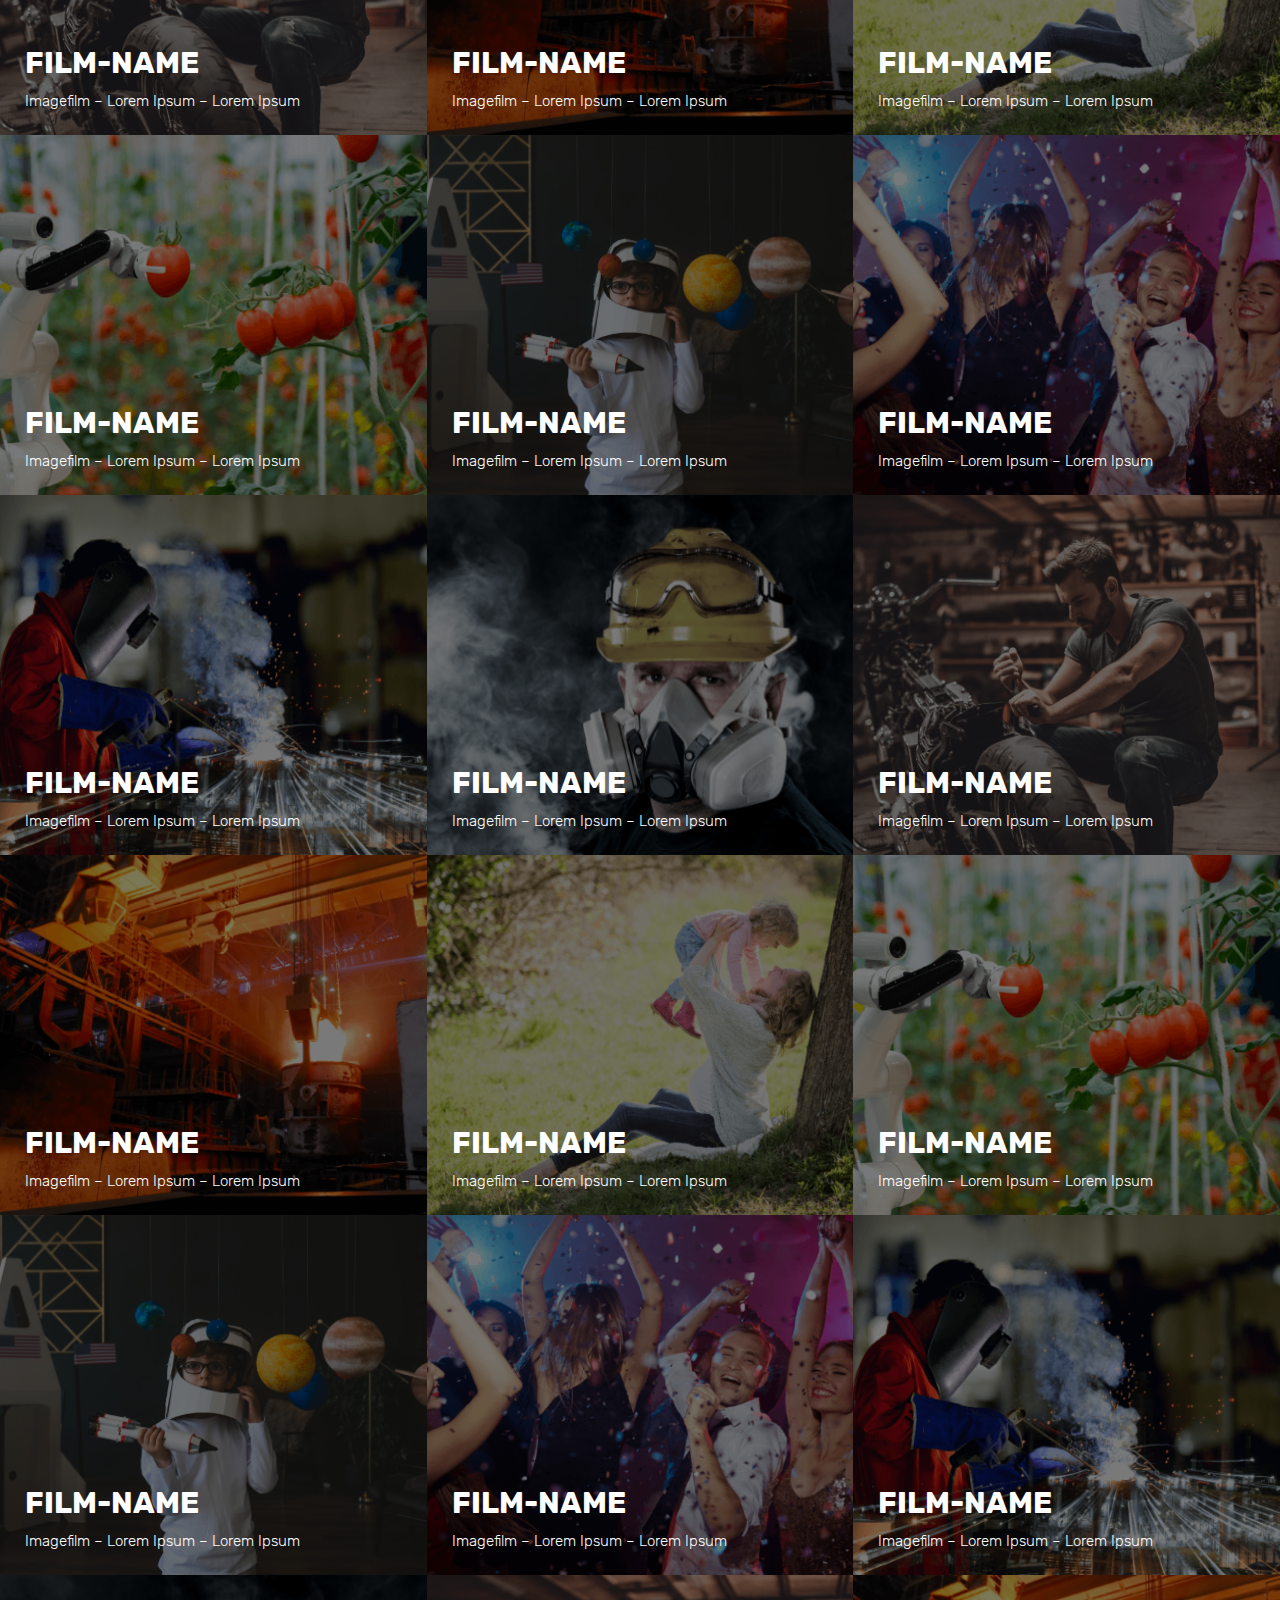
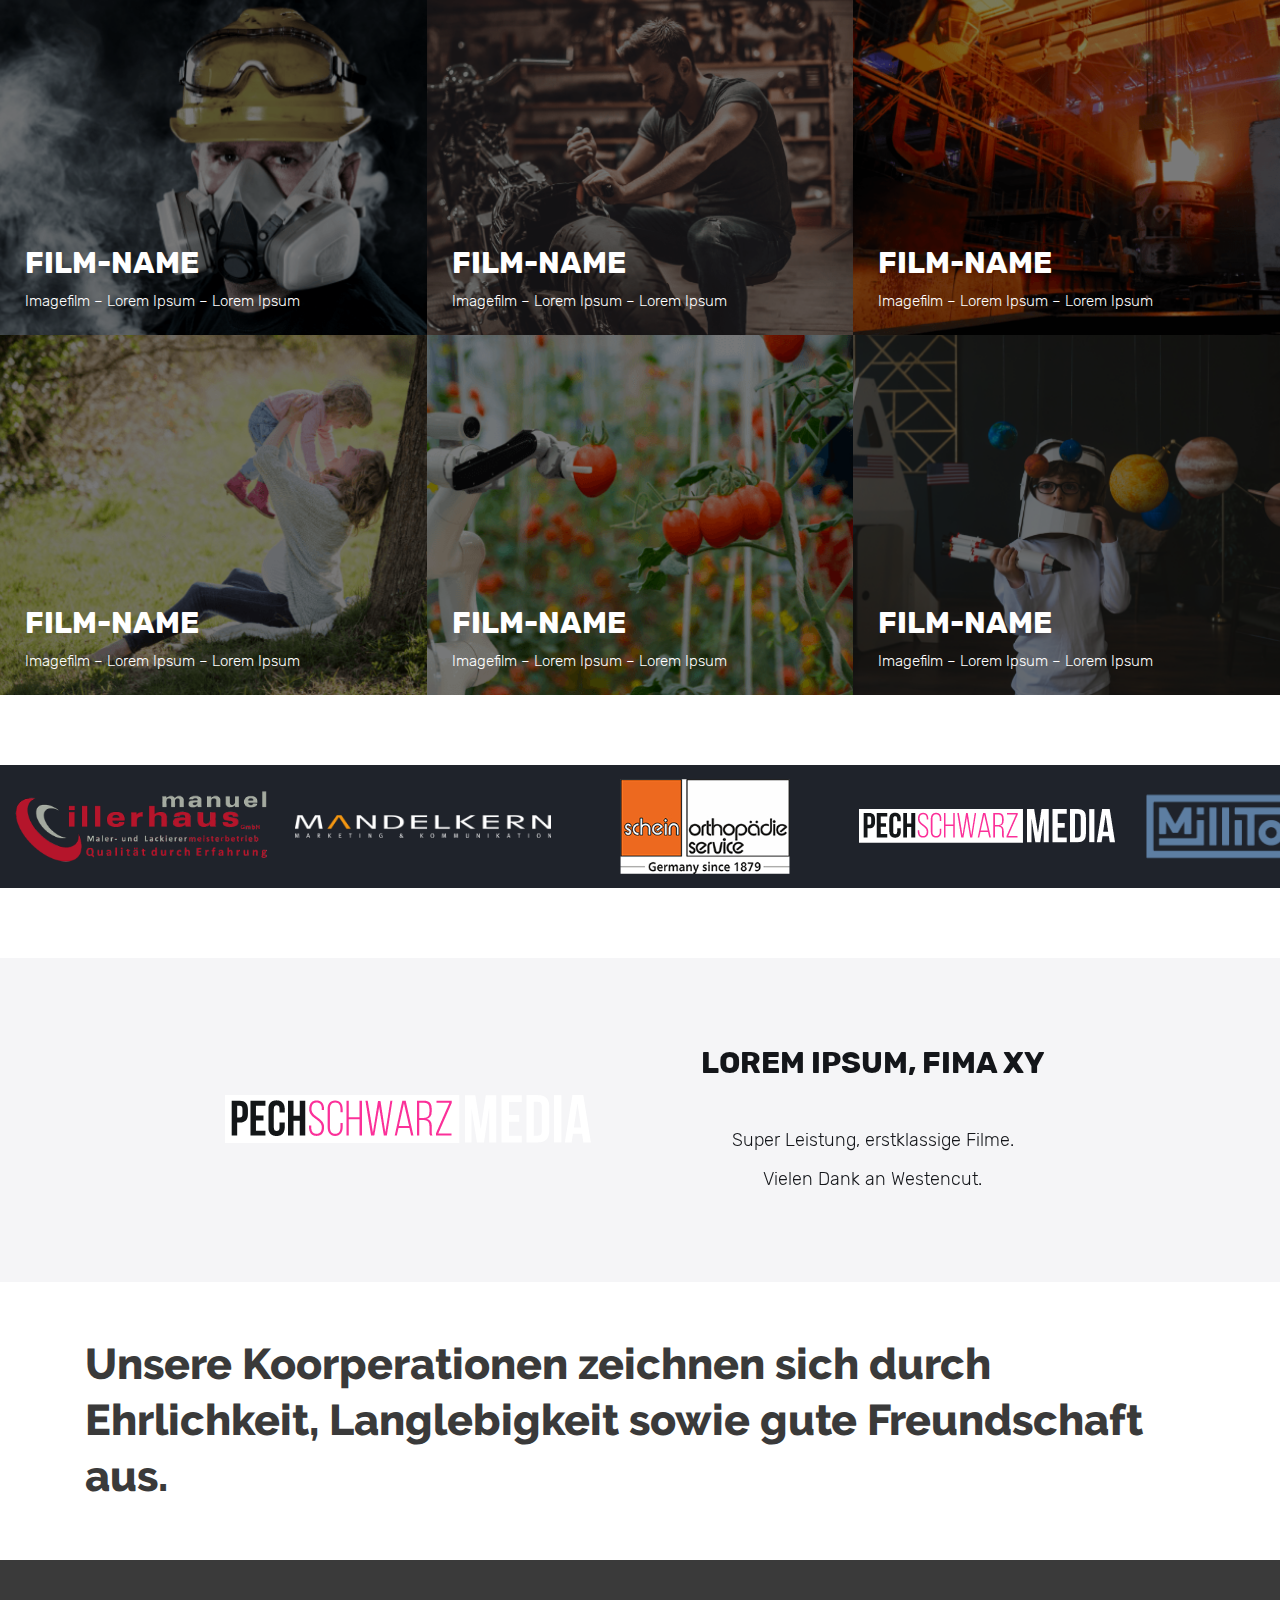
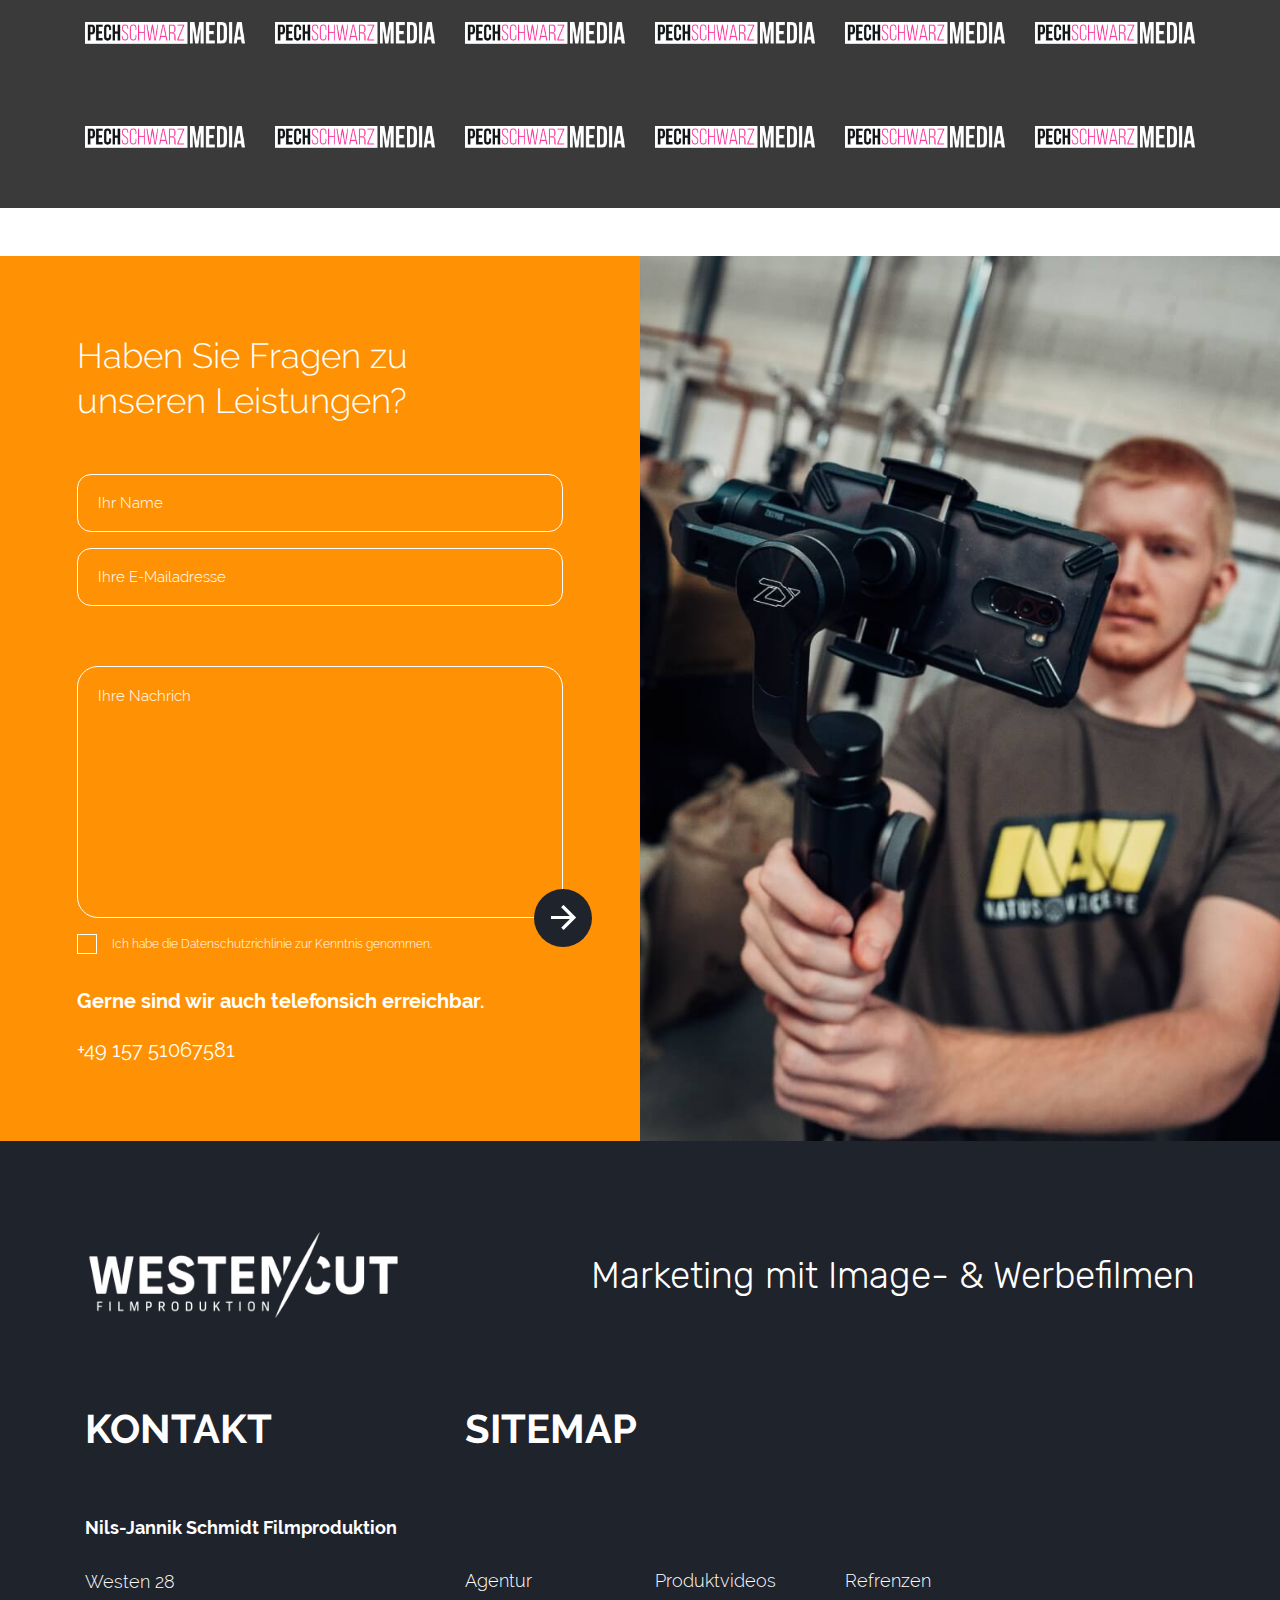
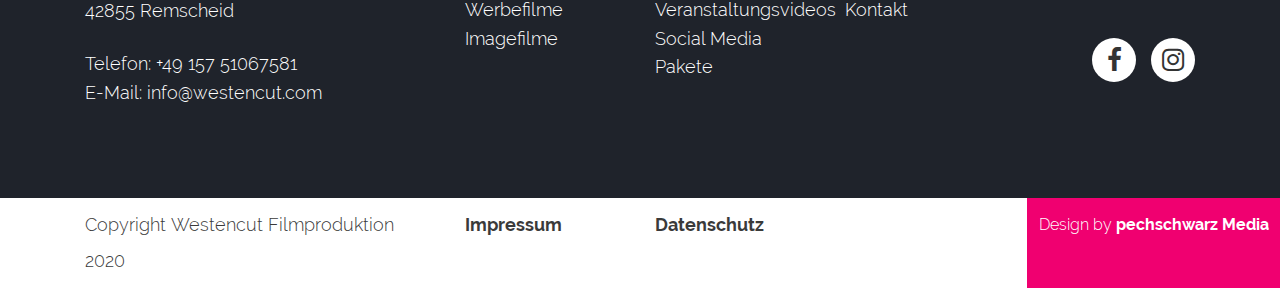
<file: referenzen.html>
<!DOCTYPE html>
<html lang="en">

<head>
    <title>Referenzen</title>
    <!-- Meta Tags -->
    <meta charset="utf-8">
    <meta name="viewport" content="width=device-width, initial-scale=1, shrink-to-fit=no">
    <!-- fonts awesome CSS -->
    <link rel="stylesheet" href="css/font-awesome.min.css">
    <!-- For BOOTSTRAP -->
    <link rel="stylesheet" href="css/bootstrap.min.css">
    <!-- For Slick Slider -->
    <link rel="stylesheet" href="css/slick.css">
    <link rel="stylesheet" href="css/slick-theme.css">
    <!-- aos css -->
    <link href="css/aos.css" rel="stylesheet">
    <!-- STYLE SHEET -->
    <link rel="stylesheet" href="css/style.css">
    <link rel="shortcut icon" type="image/png" href="images/favicon.png" />
</head>

<body>
    <div class="wrapper">
        <!-- Header Start -->
        <header>
            <div class="container">
                <nav class="navbar">
                    <a class="navbar-brand" href="index.html">
                        <img src="images/Westencut-Logo.png">
                    </a>
                    <button class="navbar-toggler" type="button" data-toggle="collapse" data-target="#navbarNav" aria-controls="navbarNav" aria-expanded="false" aria-label="Toggle navigation">
                        <img class="initial-toggle" src="images/toggler.png">
                        <img class="expand-toggle" src="images/toggler_expand.png">
                    </button>
                    <div class="collapse navbar-collapse" id="navbarNav">
                        <div class="full-menu">
                            <a href="index.html">
                                <img src="images/Westencut-Logo.png">
                            </a>
                            <ul class="navbar-nav">
                                <li class="nav-item">
                                    <a class="nav-link" href="index.html">home</a>
                                </li>
                                <li class="nav-item">
                                    <a class="nav-link" href="leistungsübersicht.html">leistungen</a>
                                </li>
                                <li class="nav-item">
                                    <a class="nav-link" href="referenzen.html">referenzen</a>
                                </li>
                                <li class="nav-item">
                                    <a class="nav-link" href="agentur.html">Agentur</a>
                                </li>
                                <li class="nav-item">
                                    <a class="nav-link" href="kontakt.html">Kontakt</a>
                                </li>
                            </ul>
                            <div class="bottom_links">
                                <a href="impressum.html">Impressum</a>
                                <a href="datenschutz.html">Datenschutz</a>
                            </div>
                        </div>
                    </div>
                </nav>
            </div>
        </header>
        <div class="side-social-link">
            <ul class="side-social-link-content">
                <li><img src="images/phone-icon-white.svg" alt=""><a href="tel:+49 157 51067581">Anrufen </a></li>
                <li><img src="images/mail-icon-white.svg" alt=""><a href="kontakt.html">Mail schreiben</a></li>
                <li><img src="images/social-icon-white.svg" alt=""><a href="javascript:void(0)">Xing-Profil</a></li>
            </ul>
        </div>
        <!-- Header End -->
        <!-- Banner Start -->
        <section class="banner referenzen_banner">
            <div class="container">
                <div class="banner_inner">
                    <h1>deine Story. <br> Toll erzählt.</h1>
                    <p>Video-Marketing mit Mehrwert.</p>
                </div>
            </div>
        </section>
        <!-- Banner End -->
        <!-- Content Start -->
        <section class="refrenz_videos">
            <div class="container">
                <div class="head">
                    <h2>Referenz-Videos</h2>
                    <ul class="nav nav-tabs" id="myTab" role="tablist">
                        <li class="nav-item">
                            <a class="nav-link active" id="Alle-tab" data-toggle="tab" href="#Alle" role="tab" aria-controls="Alle" aria-selected="true"> <span>01</span>Alle</a>
                        </li>
                        <li class="nav-item">
                            <a class="nav-link" id="Werbefilme-tab" data-toggle="tab" href="#Werbefilme" role="tab" aria-controls="Werbefilme" aria-selected="true"> <span>02</span>Werbefilme</a>
                        </li>
                        <li class="nav-item">
                            <a class="nav-link" id="Produktvideos-tab" data-toggle="tab" href="#Produktvideos" role="tab" aria-controls="Produktvideos" aria-selected="true"> <span>03</span>Produktvideos</a>
                        </li>
                        <li class="nav-item">
                            <a class="nav-link" id="Veranstaltungsfilme-tab" data-toggle="tab" href="#Veranstaltungsfilme" role="tab" aria-controls="Veranstaltungsfilme" aria-selected="true"> <span>04</span>Veranstaltungsfilme</a>
                        </li>
                        <li class="nav-item">
                            <a class="nav-link" id="Social_Media_Content-tab" data-toggle="tab" href="#Social_Media_Content" role="tab" aria-controls="Social_Media_Content" aria-selected="true"> <span>05</span>Social Media Content</a>
                        </li>
                        <li class="nav-item">
                            <a class="nav-link" id="Imagefilme-tab" data-toggle="tab" href="#Imagefilme" role="tab" aria-controls="Imagefilme" aria-selected="true"> <span>06</span>Imagefilme</a>
                        </li>
                    </ul>
                </div>
            </div>
            <div class="videos">
                <div class="tab-content" id="myTabContent">
                    <div class="tab-pane fade show active" id="Alle" role="tabpanel" aria-labelledby="Alle-tab">
                        <div class="videos_wrap">
                            <div class="row">
                                <div class="col-lg-4 col-md-6">
                                    <div class="video_box bg-1">
                                        <div class="overlay_box">
                                            <div class="head">
                                                <h5>Film-name</h5>
                                                <span>Imagefilm – Lorem Ipsum – Lorem Ipsum</span>
                                            </div>
                                        </div>
                                        <div class="hover_box">
                                            <div class="head">
                                                <h5>Film-name</h5>
                                                <span>Imagefilm – Lorem Ipsum – Lorem Ipsum</span>
                                            </div>
                                            <div class="buttons_wrap">
                                                <a href="" data-toggle="modal" data-target="#videoplaymodal" class="common-btn">Abspielen</a>
                                                <a href="kundenseite.html" class="common-btn">Mehr zum Kunden</a>
                                            </div>
                                        </div>
                                    </div>
                                </div>
                                <div class="col-lg-4 col-md-6">
                                    <div class="video_box bg-2">
                                        <div class="overlay_box">
                                            <div class="head">
                                                <h5>Film-name</h5>
                                                <span>Imagefilm – Lorem Ipsum – Lorem Ipsum</span>
                                            </div>
                                        </div>
                                        <div class="hover_box">
                                            <div class="head">
                                                <h5>Film-name</h5>
                                                <span>Imagefilm – Lorem Ipsum – Lorem Ipsum</span>
                                            </div>
                                            <div class="buttons_wrap">
                                                <a href="" data-toggle="modal" data-target="#videoplaymodal" class="common-btn">Abspielen</a>
                                                <a href="kundenseite.html" class="common-btn">Mehr zum Kunden</a>
                                            </div>
                                        </div>
                                    </div>
                                </div>
                                <div class="col-lg-4 col-md-6">
                                    <div class="video_box bg-3">
                                        <div class="overlay_box">
                                            <div class="head">
                                                <h5>Film-name</h5>
                                                <span>Imagefilm – Lorem Ipsum – Lorem Ipsum</span>
                                            </div>
                                        </div>
                                        <div class="hover_box">
                                            <div class="head">
                                                <h5>Film-name</h5>
                                                <span>Imagefilm – Lorem Ipsum – Lorem Ipsum</span>
                                            </div>
                                            <div class="buttons_wrap">
                                                <a href="" data-toggle="modal" data-target="#videoplaymodal" class="common-btn">Abspielen</a>
                                                <a href="kundenseite.html" class="common-btn">Mehr zum Kunden</a>
                                            </div>
                                        </div>
                                    </div>
                                </div>
                                <div class="col-lg-4 col-md-6">
                                    <div class="video_box bg-4">
                                        <div class="overlay_box">
                                            <div class="head">
                                                <h5>Film-name</h5>
                                                <span>Imagefilm – Lorem Ipsum – Lorem Ipsum</span>
                                            </div>
                                        </div>
                                        <div class="hover_box">
                                            <div class="head">
                                                <h5>Film-name</h5>
                                                <span>Imagefilm – Lorem Ipsum – Lorem Ipsum</span>
                                            </div>
                                            <div class="buttons_wrap">
                                                <a href="" data-toggle="modal" data-target="#videoplaymodal" class="common-btn">Abspielen</a>
                                                <a href="kundenseite.html" class="common-btn">Mehr zum Kunden</a>
                                            </div>
                                        </div>
                                    </div>
                                </div>
                                <div class="col-lg-4 col-md-6">
                                    <div class="video_box bg-5">
                                        <div class="overlay_box">
                                            <div class="head">
                                                <h5>Film-name</h5>
                                                <span>Imagefilm – Lorem Ipsum – Lorem Ipsum</span>
                                            </div>
                                        </div>
                                        <div class="hover_box">
                                            <div class="head">
                                                <h5>Film-name</h5>
                                                <span>Imagefilm – Lorem Ipsum – Lorem Ipsum</span>
                                            </div>
                                            <div class="buttons_wrap">
                                                <a href="" data-toggle="modal" data-target="#videoplaymodal" class="common-btn">Abspielen</a>
                                                <a href="kundenseite.html" class="common-btn">Mehr zum Kunden</a>
                                            </div>
                                        </div>
                                    </div>
                                </div>
                                <div class="col-lg-4 col-md-6">
                                    <div class="video_box bg-6">
                                        <div class="overlay_box">
                                            <div class="head">
                                                <h5>Film-name</h5>
                                                <span>Imagefilm – Lorem Ipsum – Lorem Ipsum</span>
                                            </div>
                                        </div>
                                        <div class="hover_box">
                                            <div class="head">
                                                <h5>Film-name</h5>
                                                <span>Imagefilm – Lorem Ipsum – Lorem Ipsum</span>
                                            </div>
                                            <div class="buttons_wrap">
                                                <a href="" data-toggle="modal" data-target="#videoplaymodal" class="common-btn">Abspielen</a>
                                                <a href="kundenseite.html" class="common-btn">Mehr zum Kunden</a>
                                            </div>
                                        </div>
                                    </div>
                                </div>
                                <div class="col-lg-4 col-md-6">
                                    <div class="video_box bg-7">
                                        <div class="overlay_box">
                                            <div class="head">
                                                <h5>Film-name</h5>
                                                <span>Imagefilm – Lorem Ipsum – Lorem Ipsum</span>
                                            </div>
                                        </div>
                                        <div class="hover_box">
                                            <div class="head">
                                                <h5>Film-name</h5>
                                                <span>Imagefilm – Lorem Ipsum – Lorem Ipsum</span>
                                            </div>
                                            <div class="buttons_wrap">
                                                <a href="" data-toggle="modal" data-target="#videoplaymodal" class="common-btn">Abspielen</a>
                                                <a href="kundenseite.html" class="common-btn">Mehr zum Kunden</a>
                                            </div>
                                        </div>
                                    </div>
                                </div>
                                <div class="col-lg-4 col-md-6">
                                    <div class="video_box bg-8">
                                        <div class="overlay_box">
                                            <div class="head">
                                                <h5>Film-name</h5>
                                                <span>Imagefilm – Lorem Ipsum – Lorem Ipsum</span>
                                            </div>
                                        </div>
                                        <div class="hover_box">
                                            <div class="head">
                                                <h5>Film-name</h5>
                                                <span>Imagefilm – Lorem Ipsum – Lorem Ipsum</span>
                                            </div>
                                            <div class="buttons_wrap">
                                                <a href="" data-toggle="modal" data-target="#videoplaymodal" class="common-btn">Abspielen</a>
                                                <a href="kundenseite.html" class="common-btn">Mehr zum Kunden</a>
                                            </div>
                                        </div>
                                    </div>
                                </div>
                                <div class="col-lg-4 col-md-6">
                                    <div class="video_box bg-1">
                                        <div class="overlay_box">
                                            <div class="head">
                                                <h5>Film-name</h5>
                                                <span>Imagefilm – Lorem Ipsum – Lorem Ipsum</span>
                                            </div>
                                        </div>
                                        <div class="hover_box">
                                            <div class="head">
                                                <h5>Film-name</h5>
                                                <span>Imagefilm – Lorem Ipsum – Lorem Ipsum</span>
                                            </div>
                                            <div class="buttons_wrap">
                                                <a href="" data-toggle="modal" data-target="#videoplaymodal" class="common-btn">Abspielen</a>
                                                <a href="kundenseite.html" class="common-btn">Mehr zum Kunden</a>
                                            </div>
                                        </div>
                                    </div>
                                </div>
                                <div class="col-lg-4 col-md-6">
                                    <div class="video_box bg-2">
                                        <div class="overlay_box">
                                            <div class="head">
                                                <h5>Film-name</h5>
                                                <span>Imagefilm – Lorem Ipsum – Lorem Ipsum</span>
                                            </div>
                                        </div>
                                        <div class="hover_box">
                                            <div class="head">
                                                <h5>Film-name</h5>
                                                <span>Imagefilm – Lorem Ipsum – Lorem Ipsum</span>
                                            </div>
                                            <div class="buttons_wrap">
                                                <a href="" data-toggle="modal" data-target="#videoplaymodal" class="common-btn">Abspielen</a>
                                                <a href="kundenseite.html" class="common-btn">Mehr zum Kunden</a>
                                            </div>
                                        </div>
                                    </div>
                                </div>
                                <div class="col-lg-4 col-md-6">
                                    <div class="video_box bg-3">
                                        <div class="overlay_box">
                                            <div class="head">
                                                <h5>Film-name</h5>
                                                <span>Imagefilm – Lorem Ipsum – Lorem Ipsum</span>
                                            </div>
                                        </div>
                                        <div class="hover_box">
                                            <div class="head">
                                                <h5>Film-name</h5>
                                                <span>Imagefilm – Lorem Ipsum – Lorem Ipsum</span>
                                            </div>
                                            <div class="buttons_wrap">
                                                <a href="" data-toggle="modal" data-target="#videoplaymodal" class="common-btn">Abspielen</a>
                                                <a href="kundenseite.html" class="common-btn">Mehr zum Kunden</a>
                                            </div>
                                        </div>
                                    </div>
                                </div>
                                <div class="col-lg-4 col-md-6">
                                    <div class="video_box bg-4">
                                        <div class="overlay_box">
                                            <div class="head">
                                                <h5>Film-name</h5>
                                                <span>Imagefilm – Lorem Ipsum – Lorem Ipsum</span>
                                            </div>
                                        </div>
                                        <div class="hover_box">
                                            <div class="head">
                                                <h5>Film-name</h5>
                                                <span>Imagefilm – Lorem Ipsum – Lorem Ipsum</span>
                                            </div>
                                            <div class="buttons_wrap">
                                                <a href="" data-toggle="modal" data-target="#videoplaymodal" class="common-btn">Abspielen</a>
                                                <a href="kundenseite.html" class="common-btn">Mehr zum Kunden</a>
                                            </div>
                                        </div>
                                    </div>
                                </div>
                                <div class="col-lg-4 col-md-6">
                                    <div class="video_box bg-5">
                                        <div class="overlay_box">
                                            <div class="head">
                                                <h5>Film-name</h5>
                                                <span>Imagefilm – Lorem Ipsum – Lorem Ipsum</span>
                                            </div>
                                        </div>
                                        <div class="hover_box">
                                            <div class="head">
                                                <h5>Film-name</h5>
                                                <span>Imagefilm – Lorem Ipsum – Lorem Ipsum</span>
                                            </div>
                                            <div class="buttons_wrap">
                                                <a href="" data-toggle="modal" data-target="#videoplaymodal" class="common-btn">Abspielen</a>
                                                <a href="kundenseite.html" class="common-btn">Mehr zum Kunden</a>
                                            </div>
                                        </div>
                                    </div>
                                </div>
                                <div class="col-lg-4 col-md-6">
                                    <div class="video_box bg-6">
                                        <div class="overlay_box">
                                            <div class="head">
                                                <h5>Film-name</h5>
                                                <span>Imagefilm – Lorem Ipsum – Lorem Ipsum</span>
                                            </div>
                                        </div>
                                        <div class="hover_box">
                                            <div class="head">
                                                <h5>Film-name</h5>
                                                <span>Imagefilm – Lorem Ipsum – Lorem Ipsum</span>
                                            </div>
                                            <div class="buttons_wrap">
                                                <a href="" data-toggle="modal" data-target="#videoplaymodal" class="common-btn">Abspielen</a>
                                                <a href="kundenseite.html" class="common-btn">Mehr zum Kunden</a>
                                            </div>
                                        </div>
                                    </div>
                                </div>
                                <div class="col-lg-4 col-md-6">
                                    <div class="video_box bg-7">
                                        <div class="overlay_box">
                                            <div class="head">
                                                <h5>Film-name</h5>
                                                <span>Imagefilm – Lorem Ipsum – Lorem Ipsum</span>
                                            </div>
                                        </div>
                                        <div class="hover_box">
                                            <div class="head">
                                                <h5>Film-name</h5>
                                                <span>Imagefilm – Lorem Ipsum – Lorem Ipsum</span>
                                            </div>
                                            <div class="buttons_wrap">
                                                <a href="" data-toggle="modal" data-target="#videoplaymodal" class="common-btn">Abspielen</a>
                                                <a href="kundenseite.html" class="common-btn">Mehr zum Kunden</a>
                                            </div>
                                        </div>
                                    </div>
                                </div>
                                <div class="col-lg-4 col-md-6">
                                    <div class="video_box bg-8">
                                        <div class="overlay_box">
                                            <div class="head">
                                                <h5>Film-name</h5>
                                                <span>Imagefilm – Lorem Ipsum – Lorem Ipsum</span>
                                            </div>
                                        </div>
                                        <div class="hover_box">
                                            <div class="head">
                                                <h5>Film-name</h5>
                                                <span>Imagefilm – Lorem Ipsum – Lorem Ipsum</span>
                                            </div>
                                            <div class="buttons_wrap">
                                                <a href="" data-toggle="modal" data-target="#videoplaymodal" class="common-btn">Abspielen</a>
                                                <a href="kundenseite.html" class="common-btn">Mehr zum Kunden</a>
                                            </div>
                                        </div>
                                    </div>
                                </div>
                                <div class="col-lg-4 col-md-6">
                                    <div class="video_box bg-1">
                                        <div class="overlay_box">
                                            <div class="head">
                                                <h5>Film-name</h5>
                                                <span>Imagefilm – Lorem Ipsum – Lorem Ipsum</span>
                                            </div>
                                        </div>
                                        <div class="hover_box">
                                            <div class="head">
                                                <h5>Film-name</h5>
                                                <span>Imagefilm – Lorem Ipsum – Lorem Ipsum</span>
                                            </div>
                                            <div class="buttons_wrap">
                                                <a href="" data-toggle="modal" data-target="#videoplaymodal" class="common-btn">Abspielen</a>
                                                <a href="kundenseite.html" class="common-btn">Mehr zum Kunden</a>
                                            </div>
                                        </div>
                                    </div>
                                </div>
                                <div class="col-lg-4 col-md-6">
                                    <div class="video_box bg-2">
                                        <div class="overlay_box">
                                            <div class="head">
                                                <h5>Film-name</h5>
                                                <span>Imagefilm – Lorem Ipsum – Lorem Ipsum</span>
                                            </div>
                                        </div>
                                        <div class="hover_box">
                                            <div class="head">
                                                <h5>Film-name</h5>
                                                <span>Imagefilm – Lorem Ipsum – Lorem Ipsum</span>
                                            </div>
                                            <div class="buttons_wrap">
                                                <a href="" data-toggle="modal" data-target="#videoplaymodal" class="common-btn">Abspielen</a>
                                                <a href="kundenseite.html" class="common-btn">Mehr zum Kunden</a>
                                            </div>
                                        </div>
                                    </div>
                                </div>
                                <div class="col-lg-4 col-md-6">
                                    <div class="video_box bg-3">
                                        <div class="overlay_box">
                                            <div class="head">
                                                <h5>Film-name</h5>
                                                <span>Imagefilm – Lorem Ipsum – Lorem Ipsum</span>
                                            </div>
                                        </div>
                                        <div class="hover_box">
                                            <div class="head">
                                                <h5>Film-name</h5>
                                                <span>Imagefilm – Lorem Ipsum – Lorem Ipsum</span>
                                            </div>
                                            <div class="buttons_wrap">
                                                <a href="" data-toggle="modal" data-target="#videoplaymodal" class="common-btn">Abspielen</a>
                                                <a href="kundenseite.html" class="common-btn">Mehr zum Kunden</a>
                                            </div>
                                        </div>
                                    </div>
                                </div>
                                <div class="col-lg-4 col-md-6">
                                    <div class="video_box bg-4">
                                        <div class="overlay_box">
                                            <div class="head">
                                                <h5>Film-name</h5>
                                                <span>Imagefilm – Lorem Ipsum – Lorem Ipsum</span>
                                            </div>
                                        </div>
                                        <div class="hover_box">
                                            <div class="head">
                                                <h5>Film-name</h5>
                                                <span>Imagefilm – Lorem Ipsum – Lorem Ipsum</span>
                                            </div>
                                            <div class="buttons_wrap">
                                                <a href="" data-toggle="modal" data-target="#videoplaymodal" class="common-btn">Abspielen</a>
                                                <a href="kundenseite.html" class="common-btn">Mehr zum Kunden</a>
                                            </div>
                                        </div>
                                    </div>
                                </div>
                                <div class="col-lg-4 col-md-6">
                                    <div class="video_box bg-5">
                                        <div class="overlay_box">
                                            <div class="head">
                                                <h5>Film-name</h5>
                                                <span>Imagefilm – Lorem Ipsum – Lorem Ipsum</span>
                                            </div>
                                        </div>
                                        <div class="hover_box">
                                            <div class="head">
                                                <h5>Film-name</h5>
                                                <span>Imagefilm – Lorem Ipsum – Lorem Ipsum</span>
                                            </div>
                                            <div class="buttons_wrap">
                                                <a href="" data-toggle="modal" data-target="#videoplaymodal" class="common-btn">Abspielen</a>
                                                <a href="kundenseite.html" class="common-btn">Mehr zum Kunden</a>
                                            </div>
                                        </div>
                                    </div>
                                </div>
                                <div class="col-lg-4 col-md-6">
                                    <div class="video_box bg-6">
                                        <div class="overlay_box">
                                            <div class="head">
                                                <h5>Film-name</h5>
                                                <span>Imagefilm – Lorem Ipsum – Lorem Ipsum</span>
                                            </div>
                                        </div>
                                        <div class="hover_box">
                                            <div class="head">
                                                <h5>Film-name</h5>
                                                <span>Imagefilm – Lorem Ipsum – Lorem Ipsum</span>
                                            </div>
                                            <div class="buttons_wrap">
                                                <a href="" data-toggle="modal" data-target="#videoplaymodal" class="common-btn">Abspielen</a>
                                                <a href="kundenseite.html" class="common-btn">Mehr zum Kunden</a>
                                            </div>
                                        </div>
                                    </div>
                                </div>
                                <div class="col-lg-4 col-md-6">
                                    <div class="video_box bg-7">
                                        <div class="overlay_box">
                                            <div class="head">
                                                <h5>Film-name</h5>
                                                <span>Imagefilm – Lorem Ipsum – Lorem Ipsum</span>
                                            </div>
                                        </div>
                                        <div class="hover_box">
                                            <div class="head">
                                                <h5>Film-name</h5>
                                                <span>Imagefilm – Lorem Ipsum – Lorem Ipsum</span>
                                            </div>
                                            <div class="buttons_wrap">
                                                <a href="" data-toggle="modal" data-target="#videoplaymodal" class="common-btn">Abspielen</a>
                                                <a href="kundenseite.html" class="common-btn">Mehr zum Kunden</a>
                                            </div>
                                        </div>
                                    </div>
                                </div>
                                <div class="col-lg-4 col-md-6">
                                    <div class="video_box bg-8">
                                        <div class="overlay_box">
                                            <div class="head">
                                                <h5>Film-name</h5>
                                                <span>Imagefilm – Lorem Ipsum – Lorem Ipsum</span>
                                            </div>
                                        </div>
                                        <div class="hover_box">
                                            <div class="head">
                                                <h5>Film-name</h5>
                                                <span>Imagefilm – Lorem Ipsum – Lorem Ipsum</span>
                                            </div>
                                            <div class="buttons_wrap">
                                                <a href="" data-toggle="modal" data-target="#videoplaymodal" class="common-btn">Abspielen</a>
                                                <a href="kundenseite.html" class="common-btn">Mehr zum Kunden</a>
                                            </div>
                                        </div>
                                    </div>
                                </div>
                            </div>
                        </div>
                    </div>
                    <div class="tab-pane fade" id="Produktvideos" role="tabpanel" aria-labelledby="Produktvideos-tab">
                        <div class="videos_wrap">
                            <div class="row">
                                <div class="col-lg-4 col-md-6">
                                    <div class="video_box bg-1">
                                        <div class="overlay_box">
                                            <div class="head">
                                                <h5>Film-name</h5>
                                                <span>Imagefilm – Lorem Ipsum – Lorem Ipsum</span>
                                            </div>
                                        </div>
                                        <div class="hover_box">
                                            <div class="head">
                                                <h5>Film-name</h5>
                                                <span>Imagefilm – Lorem Ipsum – Lorem Ipsum</span>
                                            </div>
                                            <div class="buttons_wrap">
                                                <a href="" data-toggle="modal" data-target="#videoplaymodal" class="common-btn">Abspielen</a>
                                                <a href="kundenseite.html" class="common-btn">Mehr zum Kunden</a>
                                            </div>
                                        </div>
                                    </div>
                                </div>
                                <div class="col-lg-4 col-md-6">
                                    <div class="video_box bg-2">
                                        <div class="overlay_box">
                                            <div class="head">
                                                <h5>Film-name</h5>
                                                <span>Imagefilm – Lorem Ipsum – Lorem Ipsum</span>
                                            </div>
                                        </div>
                                        <div class="hover_box">
                                            <div class="head">
                                                <h5>Film-name</h5>
                                                <span>Imagefilm – Lorem Ipsum – Lorem Ipsum</span>
                                            </div>
                                            <div class="buttons_wrap">
                                                <a href="" data-toggle="modal" data-target="#videoplaymodal" class="common-btn">Abspielen</a>
                                                <a href="kundenseite.html" class="common-btn">Mehr zum Kunden</a>
                                            </div>
                                        </div>
                                    </div>
                                </div>
                                <div class="col-lg-4 col-md-6">
                                    <div class="video_box bg-3">
                                        <div class="overlay_box">
                                            <div class="head">
                                                <h5>Film-name</h5>
                                                <span>Imagefilm – Lorem Ipsum – Lorem Ipsum</span>
                                            </div>
                                        </div>
                                        <div class="hover_box">
                                            <div class="head">
                                                <h5>Film-name</h5>
                                                <span>Imagefilm – Lorem Ipsum – Lorem Ipsum</span>
                                            </div>
                                            <div class="buttons_wrap">
                                                <a href="" data-toggle="modal" data-target="#videoplaymodal" class="common-btn">Abspielen</a>
                                                <a href="kundenseite.html" class="common-btn">Mehr zum Kunden</a>
                                            </div>
                                        </div>
                                    </div>
                                </div>
                                <div class="col-lg-4 col-md-6">
                                    <div class="video_box bg-4">
                                        <div class="overlay_box">
                                            <div class="head">
                                                <h5>Film-name</h5>
                                                <span>Imagefilm – Lorem Ipsum – Lorem Ipsum</span>
                                            </div>
                                        </div>
                                        <div class="hover_box">
                                            <div class="head">
                                                <h5>Film-name</h5>
                                                <span>Imagefilm – Lorem Ipsum – Lorem Ipsum</span>
                                            </div>
                                            <div class="buttons_wrap">
                                                <a href="" data-toggle="modal" data-target="#videoplaymodal" class="common-btn">Abspielen</a>
                                                <a href="kundenseite.html" class="common-btn">Mehr zum Kunden</a>
                                            </div>
                                        </div>
                                    </div>
                                </div>
                                <div class="col-lg-4 col-md-6">
                                    <div class="video_box bg-5">
                                        <div class="overlay_box">
                                            <div class="head">
                                                <h5>Film-name</h5>
                                                <span>Imagefilm – Lorem Ipsum – Lorem Ipsum</span>
                                            </div>
                                        </div>
                                        <div class="hover_box">
                                            <div class="head">
                                                <h5>Film-name</h5>
                                                <span>Imagefilm – Lorem Ipsum – Lorem Ipsum</span>
                                            </div>
                                            <div class="buttons_wrap">
                                                <a href="" data-toggle="modal" data-target="#videoplaymodal" class="common-btn">Abspielen</a>
                                                <a href="kundenseite.html" class="common-btn">Mehr zum Kunden</a>
                                            </div>
                                        </div>
                                    </div>
                                </div>
                                <div class="col-lg-4 col-md-6">
                                    <div class="video_box bg-6">
                                        <div class="overlay_box">
                                            <div class="head">
                                                <h5>Film-name</h5>
                                                <span>Imagefilm – Lorem Ipsum – Lorem Ipsum</span>
                                            </div>
                                        </div>
                                        <div class="hover_box">
                                            <div class="head">
                                                <h5>Film-name</h5>
                                                <span>Imagefilm – Lorem Ipsum – Lorem Ipsum</span>
                                            </div>
                                            <div class="buttons_wrap">
                                                <a href="" data-toggle="modal" data-target="#videoplaymodal" class="common-btn">Abspielen</a>
                                                <a href="kundenseite.html" class="common-btn">Mehr zum Kunden</a>
                                            </div>
                                        </div>
                                    </div>
                                </div>
                                <div class="col-lg-4 col-md-6">
                                    <div class="video_box bg-7">
                                        <div class="overlay_box">
                                            <div class="head">
                                                <h5>Film-name</h5>
                                                <span>Imagefilm – Lorem Ipsum – Lorem Ipsum</span>
                                            </div>
                                        </div>
                                        <div class="hover_box">
                                            <div class="head">
                                                <h5>Film-name</h5>
                                                <span>Imagefilm – Lorem Ipsum – Lorem Ipsum</span>
                                            </div>
                                            <div class="buttons_wrap">
                                                <a href="" data-toggle="modal" data-target="#videoplaymodal" class="common-btn">Abspielen</a>
                                                <a href="kundenseite.html" class="common-btn">Mehr zum Kunden</a>
                                            </div>
                                        </div>
                                    </div>
                                </div>
                                <div class="col-lg-4 col-md-6">
                                    <div class="video_box bg-8">
                                        <div class="overlay_box">
                                            <div class="head">
                                                <h5>Film-name</h5>
                                                <span>Imagefilm – Lorem Ipsum – Lorem Ipsum</span>
                                            </div>
                                        </div>
                                        <div class="hover_box">
                                            <div class="head">
                                                <h5>Film-name</h5>
                                                <span>Imagefilm – Lorem Ipsum – Lorem Ipsum</span>
                                            </div>
                                            <div class="buttons_wrap">
                                                <a href="" data-toggle="modal" data-target="#videoplaymodal" class="common-btn">Abspielen</a>
                                                <a href="kundenseite.html" class="common-btn">Mehr zum Kunden</a>
                                            </div>
                                        </div>
                                    </div>
                                </div>
                            </div>
                        </div>
                    </div>
                    <div class="tab-pane fade" id="Social_Media_Content" role="tabpanel" aria-labelledby="Social_Media_Content-tab">
                        <div class="videos_wrap">
                            <div class="row">
                                <div class="col-lg-4 col-md-6">
                                    <div class="video_box bg-1">
                                        <div class="overlay_box">
                                            <div class="head">
                                                <h5>Film-name</h5>
                                                <span>Imagefilm – Lorem Ipsum – Lorem Ipsum</span>
                                            </div>
                                        </div>
                                        <div class="hover_box">
                                            <div class="head">
                                                <h5>Film-name</h5>
                                                <span>Imagefilm – Lorem Ipsum – Lorem Ipsum</span>
                                            </div>
                                            <div class="buttons_wrap">
                                                <a href="" data-toggle="modal" data-target="#videoplaymodal" class="common-btn">Abspielen</a>
                                                <a href="kundenseite.html" class="common-btn">Mehr zum Kunden</a>
                                            </div>
                                        </div>
                                    </div>
                                </div>
                                <div class="col-lg-4 col-md-6">
                                    <div class="video_box bg-2">
                                        <div class="overlay_box">
                                            <div class="head">
                                                <h5>Film-name</h5>
                                                <span>Imagefilm – Lorem Ipsum – Lorem Ipsum</span>
                                            </div>
                                        </div>
                                        <div class="hover_box">
                                            <div class="head">
                                                <h5>Film-name</h5>
                                                <span>Imagefilm – Lorem Ipsum – Lorem Ipsum</span>
                                            </div>
                                            <div class="buttons_wrap">
                                                <a href="" data-toggle="modal" data-target="#videoplaymodal" class="common-btn">Abspielen</a>
                                                <a href="kundenseite.html" class="common-btn">Mehr zum Kunden</a>
                                            </div>
                                        </div>
                                    </div>
                                </div>
                                <div class="col-lg-4 col-md-6">
                                    <div class="video_box bg-3">
                                        <div class="overlay_box">
                                            <div class="head">
                                                <h5>Film-name</h5>
                                                <span>Imagefilm – Lorem Ipsum – Lorem Ipsum</span>
                                            </div>
                                        </div>
                                        <div class="hover_box">
                                            <div class="head">
                                                <h5>Film-name</h5>
                                                <span>Imagefilm – Lorem Ipsum – Lorem Ipsum</span>
                                            </div>
                                            <div class="buttons_wrap">
                                                <a href="" data-toggle="modal" data-target="#videoplaymodal" class="common-btn">Abspielen</a>
                                                <a href="kundenseite.html" class="common-btn">Mehr zum Kunden</a>
                                            </div>
                                        </div>
                                    </div>
                                </div>
                                <div class="col-lg-4 col-md-6">
                                    <div class="video_box bg-4">
                                        <div class="overlay_box">
                                            <div class="head">
                                                <h5>Film-name</h5>
                                                <span>Imagefilm – Lorem Ipsum – Lorem Ipsum</span>
                                            </div>
                                        </div>
                                        <div class="hover_box">
                                            <div class="head">
                                                <h5>Film-name</h5>
                                                <span>Imagefilm – Lorem Ipsum – Lorem Ipsum</span>
                                            </div>
                                            <div class="buttons_wrap">
                                                <a href="" data-toggle="modal" data-target="#videoplaymodal" class="common-btn">Abspielen</a>
                                                <a href="kundenseite.html" class="common-btn">Mehr zum Kunden</a>
                                            </div>
                                        </div>
                                    </div>
                                </div>
                                <div class="col-lg-4 col-md-6">
                                    <div class="video_box bg-5">
                                        <div class="overlay_box">
                                            <div class="head">
                                                <h5>Film-name</h5>
                                                <span>Imagefilm – Lorem Ipsum – Lorem Ipsum</span>
                                            </div>
                                        </div>
                                        <div class="hover_box">
                                            <div class="head">
                                                <h5>Film-name</h5>
                                                <span>Imagefilm – Lorem Ipsum – Lorem Ipsum</span>
                                            </div>
                                            <div class="buttons_wrap">
                                                <a href="" data-toggle="modal" data-target="#videoplaymodal" class="common-btn">Abspielen</a>
                                                <a href="kundenseite.html" class="common-btn">Mehr zum Kunden</a>
                                            </div>
                                        </div>
                                    </div>
                                </div>
                                <div class="col-lg-4 col-md-6">
                                    <div class="video_box bg-6">
                                        <div class="overlay_box">
                                            <div class="head">
                                                <h5>Film-name</h5>
                                                <span>Imagefilm – Lorem Ipsum – Lorem Ipsum</span>
                                            </div>
                                        </div>
                                        <div class="hover_box">
                                            <div class="head">
                                                <h5>Film-name</h5>
                                                <span>Imagefilm – Lorem Ipsum – Lorem Ipsum</span>
                                            </div>
                                            <div class="buttons_wrap">
                                                <a href="" data-toggle="modal" data-target="#videoplaymodal" class="common-btn">Abspielen</a>
                                                <a href="kundenseite.html" class="common-btn">Mehr zum Kunden</a>
                                            </div>
                                        </div>
                                    </div>
                                </div>
                                <div class="col-lg-4 col-md-6">
                                    <div class="video_box bg-7">
                                        <div class="overlay_box">
                                            <div class="head">
                                                <h5>Film-name</h5>
                                                <span>Imagefilm – Lorem Ipsum – Lorem Ipsum</span>
                                            </div>
                                        </div>
                                        <div class="hover_box">
                                            <div class="head">
                                                <h5>Film-name</h5>
                                                <span>Imagefilm – Lorem Ipsum – Lorem Ipsum</span>
                                            </div>
                                            <div class="buttons_wrap">
                                                <a href="" data-toggle="modal" data-target="#videoplaymodal" class="common-btn">Abspielen</a>
                                                <a href="kundenseite.html" class="common-btn">Mehr zum Kunden</a>
                                            </div>
                                        </div>
                                    </div>
                                </div>
                                <div class="col-lg-4 col-md-6">
                                    <div class="video_box bg-8">
                                        <div class="overlay_box">
                                            <div class="head">
                                                <h5>Film-name</h5>
                                                <span>Imagefilm – Lorem Ipsum – Lorem Ipsum</span>
                                            </div>
                                        </div>
                                        <div class="hover_box">
                                            <div class="head">
                                                <h5>Film-name</h5>
                                                <span>Imagefilm – Lorem Ipsum – Lorem Ipsum</span>
                                            </div>
                                            <div class="buttons_wrap">
                                                <a href="" data-toggle="modal" data-target="#videoplaymodal" class="common-btn">Abspielen</a>
                                                <a href="kundenseite.html" class="common-btn">Mehr zum Kunden</a>
                                            </div>
                                        </div>
                                    </div>
                                </div>
                            </div>
                        </div>
                    </div>
                    <div class="tab-pane fade" id="Werbefilme" role="tabpanel" aria-labelledby="Werbefilme-tab">
                        <div class="videos_wrap">
                            <div class="row">
                                <div class="col-lg-4 col-md-6">
                                    <div class="video_box bg-1">
                                        <div class="overlay_box">
                                            <div class="head">
                                                <h5>Film-name</h5>
                                                <span>Imagefilm – Lorem Ipsum – Lorem Ipsum</span>
                                            </div>
                                        </div>
                                        <div class="hover_box">
                                            <div class="head">
                                                <h5>Film-name</h5>
                                                <span>Imagefilm – Lorem Ipsum – Lorem Ipsum</span>
                                            </div>
                                            <div class="buttons_wrap">
                                                <a href="" data-toggle="modal" data-target="#videoplaymodal" class="common-btn">Abspielen</a>
                                                <a href="kundenseite.html" class="common-btn">Mehr zum Kunden</a>
                                            </div>
                                        </div>
                                    </div>
                                </div>
                                <div class="col-lg-4 col-md-6">
                                    <div class="video_box bg-2">
                                        <div class="overlay_box">
                                            <div class="head">
                                                <h5>Film-name</h5>
                                                <span>Imagefilm – Lorem Ipsum – Lorem Ipsum</span>
                                            </div>
                                        </div>
                                        <div class="hover_box">
                                            <div class="head">
                                                <h5>Film-name</h5>
                                                <span>Imagefilm – Lorem Ipsum – Lorem Ipsum</span>
                                            </div>
                                            <div class="buttons_wrap">
                                                <a href="" data-toggle="modal" data-target="#videoplaymodal" class="common-btn">Abspielen</a>
                                                <a href="kundenseite.html" class="common-btn">Mehr zum Kunden</a>
                                            </div>
                                        </div>
                                    </div>
                                </div>
                                <div class="col-lg-4 col-md-6">
                                    <div class="video_box bg-3">
                                        <div class="overlay_box">
                                            <div class="head">
                                                <h5>Film-name</h5>
                                                <span>Imagefilm – Lorem Ipsum – Lorem Ipsum</span>
                                            </div>
                                        </div>
                                        <div class="hover_box">
                                            <div class="head">
                                                <h5>Film-name</h5>
                                                <span>Imagefilm – Lorem Ipsum – Lorem Ipsum</span>
                                            </div>
                                            <div class="buttons_wrap">
                                                <a href="" data-toggle="modal" data-target="#videoplaymodal" class="common-btn">Abspielen</a>
                                                <a href="kundenseite.html" class="common-btn">Mehr zum Kunden</a>
                                            </div>
                                        </div>
                                    </div>
                                </div>
                                <div class="col-lg-4 col-md-6">
                                    <div class="video_box bg-4">
                                        <div class="overlay_box">
                                            <div class="head">
                                                <h5>Film-name</h5>
                                                <span>Imagefilm – Lorem Ipsum – Lorem Ipsum</span>
                                            </div>
                                        </div>
                                        <div class="hover_box">
                                            <div class="head">
                                                <h5>Film-name</h5>
                                                <span>Imagefilm – Lorem Ipsum – Lorem Ipsum</span>
                                            </div>
                                            <div class="buttons_wrap">
                                                <a href="" data-toggle="modal" data-target="#videoplaymodal" class="common-btn">Abspielen</a>
                                                <a href="kundenseite.html" class="common-btn">Mehr zum Kunden</a>
                                            </div>
                                        </div>
                                    </div>
                                </div>
                                <div class="col-lg-4 col-md-6">
                                    <div class="video_box bg-5">
                                        <div class="overlay_box">
                                            <div class="head">
                                                <h5>Film-name</h5>
                                                <span>Imagefilm – Lorem Ipsum – Lorem Ipsum</span>
                                            </div>
                                        </div>
                                        <div class="hover_box">
                                            <div class="head">
                                                <h5>Film-name</h5>
                                                <span>Imagefilm – Lorem Ipsum – Lorem Ipsum</span>
                                            </div>
                                            <div class="buttons_wrap">
                                                <a href="" data-toggle="modal" data-target="#videoplaymodal" class="common-btn">Abspielen</a>
                                                <a href="kundenseite.html" class="common-btn">Mehr zum Kunden</a>
                                            </div>
                                        </div>
                                    </div>
                                </div>
                                <div class="col-lg-4 col-md-6">
                                    <div class="video_box bg-6">
                                        <div class="overlay_box">
                                            <div class="head">
                                                <h5>Film-name</h5>
                                                <span>Imagefilm – Lorem Ipsum – Lorem Ipsum</span>
                                            </div>
                                        </div>
                                        <div class="hover_box">
                                            <div class="head">
                                                <h5>Film-name</h5>
                                                <span>Imagefilm – Lorem Ipsum – Lorem Ipsum</span>
                                            </div>
                                            <div class="buttons_wrap">
                                                <a href="" data-toggle="modal" data-target="#videoplaymodal" class="common-btn">Abspielen</a>
                                                <a href="kundenseite.html" class="common-btn">Mehr zum Kunden</a>
                                            </div>
                                        </div>
                                    </div>
                                </div>
                                <div class="col-lg-4 col-md-6">
                                    <div class="video_box bg-7">
                                        <div class="overlay_box">
                                            <div class="head">
                                                <h5>Film-name</h5>
                                                <span>Imagefilm – Lorem Ipsum – Lorem Ipsum</span>
                                            </div>
                                        </div>
                                        <div class="hover_box">
                                            <div class="head">
                                                <h5>Film-name</h5>
                                                <span>Imagefilm – Lorem Ipsum – Lorem Ipsum</span>
                                            </div>
                                            <div class="buttons_wrap">
                                                <a href="" data-toggle="modal" data-target="#videoplaymodal" class="common-btn">Abspielen</a>
                                                <a href="kundenseite.html" class="common-btn">Mehr zum Kunden</a>
                                            </div>
                                        </div>
                                    </div>
                                </div>
                                <div class="col-lg-4 col-md-6">
                                    <div class="video_box bg-8">
                                        <div class="overlay_box">
                                            <div class="head">
                                                <h5>Film-name</h5>
                                                <span>Imagefilm – Lorem Ipsum – Lorem Ipsum</span>
                                            </div>
                                        </div>
                                        <div class="hover_box">
                                            <div class="head">
                                                <h5>Film-name</h5>
                                                <span>Imagefilm – Lorem Ipsum – Lorem Ipsum</span>
                                            </div>
                                            <div class="buttons_wrap">
                                                <a href="" data-toggle="modal" data-target="#videoplaymodal" class="common-btn">Abspielen</a>
                                                <a href="kundenseite.html" class="common-btn">Mehr zum Kunden</a>
                                            </div>
                                        </div>
                                    </div>
                                </div>
                            </div>
                        </div>
                    </div>
                    <div class="tab-pane fade" id="Veranstaltungsfilme" role="tabpanel" aria-labelledby="Veranstaltungsfilme-tab">
                        <div class="videos_wrap">
                            <div class="row">
                                <div class="col-lg-4 col-md-6">
                                    <div class="video_box bg-1">
                                        <div class="overlay_box">
                                            <div class="head">
                                                <h5>Film-name</h5>
                                                <span>Imagefilm – Lorem Ipsum – Lorem Ipsum</span>
                                            </div>
                                        </div>
                                        <div class="hover_box">
                                            <div class="head">
                                                <h5>Film-name</h5>
                                                <span>Imagefilm – Lorem Ipsum – Lorem Ipsum</span>
                                            </div>
                                            <div class="buttons_wrap">
                                                <a href="" data-toggle="modal" data-target="#videoplaymodal" class="common-btn">Abspielen</a>
                                                <a href="kundenseite.html" class="common-btn">Mehr zum Kunden</a>
                                            </div>
                                        </div>
                                    </div>
                                </div>
                                <div class="col-lg-4 col-md-6">
                                    <div class="video_box bg-2">
                                        <div class="overlay_box">
                                            <div class="head">
                                                <h5>Film-name</h5>
                                                <span>Imagefilm – Lorem Ipsum – Lorem Ipsum</span>
                                            </div>
                                        </div>
                                        <div class="hover_box">
                                            <div class="head">
                                                <h5>Film-name</h5>
                                                <span>Imagefilm – Lorem Ipsum – Lorem Ipsum</span>
                                            </div>
                                            <div class="buttons_wrap">
                                                <a href="" data-toggle="modal" data-target="#videoplaymodal" class="common-btn">Abspielen</a>
                                                <a href="kundenseite.html" class="common-btn">Mehr zum Kunden</a>
                                            </div>
                                        </div>
                                    </div>
                                </div>
                                <div class="col-lg-4 col-md-6">
                                    <div class="video_box bg-3">
                                        <div class="overlay_box">
                                            <div class="head">
                                                <h5>Film-name</h5>
                                                <span>Imagefilm – Lorem Ipsum – Lorem Ipsum</span>
                                            </div>
                                        </div>
                                        <div class="hover_box">
                                            <div class="head">
                                                <h5>Film-name</h5>
                                                <span>Imagefilm – Lorem Ipsum – Lorem Ipsum</span>
                                            </div>
                                            <div class="buttons_wrap">
                                                <a href="" data-toggle="modal" data-target="#videoplaymodal" class="common-btn">Abspielen</a>
                                                <a href="kundenseite.html" class="common-btn">Mehr zum Kunden</a>
                                            </div>
                                        </div>
                                    </div>
                                </div>
                                <div class="col-lg-4 col-md-6">
                                    <div class="video_box bg-4">
                                        <div class="overlay_box">
                                            <div class="head">
                                                <h5>Film-name</h5>
                                                <span>Imagefilm – Lorem Ipsum – Lorem Ipsum</span>
                                            </div>
                                        </div>
                                        <div class="hover_box">
                                            <div class="head">
                                                <h5>Film-name</h5>
                                                <span>Imagefilm – Lorem Ipsum – Lorem Ipsum</span>
                                            </div>
                                            <div class="buttons_wrap">
                                                <a href="" data-toggle="modal" data-target="#videoplaymodal" class="common-btn">Abspielen</a>
                                                <a href="kundenseite.html" class="common-btn">Mehr zum Kunden</a>
                                            </div>
                                        </div>
                                    </div>
                                </div>
                                <div class="col-lg-4 col-md-6">
                                    <div class="video_box bg-5">
                                        <div class="overlay_box">
                                            <div class="head">
                                                <h5>Film-name</h5>
                                                <span>Imagefilm – Lorem Ipsum – Lorem Ipsum</span>
                                            </div>
                                        </div>
                                        <div class="hover_box">
                                            <div class="head">
                                                <h5>Film-name</h5>
                                                <span>Imagefilm – Lorem Ipsum – Lorem Ipsum</span>
                                            </div>
                                            <div class="buttons_wrap">
                                                <a href="" data-toggle="modal" data-target="#videoplaymodal" class="common-btn">Abspielen</a>
                                                <a href="kundenseite.html" class="common-btn">Mehr zum Kunden</a>
                                            </div>
                                        </div>
                                    </div>
                                </div>
                                <div class="col-lg-4 col-md-6">
                                    <div class="video_box bg-6">
                                        <div class="overlay_box">
                                            <div class="head">
                                                <h5>Film-name</h5>
                                                <span>Imagefilm – Lorem Ipsum – Lorem Ipsum</span>
                                            </div>
                                        </div>
                                        <div class="hover_box">
                                            <div class="head">
                                                <h5>Film-name</h5>
                                                <span>Imagefilm – Lorem Ipsum – Lorem Ipsum</span>
                                            </div>
                                            <div class="buttons_wrap">
                                                <a href="" data-toggle="modal" data-target="#videoplaymodal" class="common-btn">Abspielen</a>
                                                <a href="kundenseite.html" class="common-btn">Mehr zum Kunden</a>
                                            </div>
                                        </div>
                                    </div>
                                </div>
                                <div class="col-lg-4 col-md-6">
                                    <div class="video_box bg-7">
                                        <div class="overlay_box">
                                            <div class="head">
                                                <h5>Film-name</h5>
                                                <span>Imagefilm – Lorem Ipsum – Lorem Ipsum</span>
                                            </div>
                                        </div>
                                        <div class="hover_box">
                                            <div class="head">
                                                <h5>Film-name</h5>
                                                <span>Imagefilm – Lorem Ipsum – Lorem Ipsum</span>
                                            </div>
                                            <div class="buttons_wrap">
                                                <a href="" data-toggle="modal" data-target="#videoplaymodal" class="common-btn">Abspielen</a>
                                                <a href="kundenseite.html" class="common-btn">Mehr zum Kunden</a>
                                            </div>
                                        </div>
                                    </div>
                                </div>
                                <div class="col-lg-4 col-md-6">
                                    <div class="video_box bg-8">
                                        <div class="overlay_box">
                                            <div class="head">
                                                <h5>Film-name</h5>
                                                <span>Imagefilm – Lorem Ipsum – Lorem Ipsum</span>
                                            </div>
                                        </div>
                                        <div class="hover_box">
                                            <div class="head">
                                                <h5>Film-name</h5>
                                                <span>Imagefilm – Lorem Ipsum – Lorem Ipsum</span>
                                            </div>
                                            <div class="buttons_wrap">
                                                <a href="" data-toggle="modal" data-target="#videoplaymodal" class="common-btn">Abspielen</a>
                                                <a href="kundenseite.html" class="common-btn">Mehr zum Kunden</a>
                                            </div>
                                        </div>
                                    </div>
                                </div>
                            </div>
                        </div>
                    </div>
                    <div class="tab-pane fade" id="Imagefilme" role="tabpanel" aria-labelledby="Imagefilme-tab">
                        <div class="videos_wrap">
                            <div class="row">
                                <div class="col-lg-4 col-md-6">
                                    <div class="video_box bg-1">
                                        <div class="overlay_box">
                                            <div class="head">
                                                <h5>Film-name</h5>
                                                <span>Imagefilm – Lorem Ipsum – Lorem Ipsum</span>
                                            </div>
                                        </div>
                                        <div class="hover_box">
                                            <div class="head">
                                                <h5>Film-name</h5>
                                                <span>Imagefilm – Lorem Ipsum – Lorem Ipsum</span>
                                            </div>
                                            <div class="buttons_wrap">
                                                <a href="" data-toggle="modal" data-target="#videoplaymodal" class="common-btn">Abspielen</a>
                                                <a href="kundenseite.html" class="common-btn">Mehr zum Kunden</a>
                                            </div>
                                        </div>
                                    </div>
                                </div>
                                <div class="col-lg-4 col-md-6">
                                    <div class="video_box bg-2">
                                        <div class="overlay_box">
                                            <div class="head">
                                                <h5>Film-name</h5>
                                                <span>Imagefilm – Lorem Ipsum – Lorem Ipsum</span>
                                            </div>
                                        </div>
                                        <div class="hover_box">
                                            <div class="head">
                                                <h5>Film-name</h5>
                                                <span>Imagefilm – Lorem Ipsum – Lorem Ipsum</span>
                                            </div>
                                            <div class="buttons_wrap">
                                                <a href="" data-toggle="modal" data-target="#videoplaymodal" class="common-btn">Abspielen</a>
                                                <a href="kundenseite.html" class="common-btn">Mehr zum Kunden</a>
                                            </div>
                                        </div>
                                    </div>
                                </div>
                                <div class="col-lg-4 col-md-6">
                                    <div class="video_box bg-3">
                                        <div class="overlay_box">
                                            <div class="head">
                                                <h5>Film-name</h5>
                                                <span>Imagefilm – Lorem Ipsum – Lorem Ipsum</span>
                                            </div>
                                        </div>
                                        <div class="hover_box">
                                            <div class="head">
                                                <h5>Film-name</h5>
                                                <span>Imagefilm – Lorem Ipsum – Lorem Ipsum</span>
                                            </div>
                                            <div class="buttons_wrap">
                                                <a href="" data-toggle="modal" data-target="#videoplaymodal" class="common-btn">Abspielen</a>
                                                <a href="kundenseite.html" class="common-btn">Mehr zum Kunden</a>
                                            </div>
                                        </div>
                                    </div>
                                </div>
                                <div class="col-lg-4 col-md-6">
                                    <div class="video_box bg-4">
                                        <div class="overlay_box">
                                            <div class="head">
                                                <h5>Film-name</h5>
                                                <span>Imagefilm – Lorem Ipsum – Lorem Ipsum</span>
                                            </div>
                                        </div>
                                        <div class="hover_box">
                                            <div class="head">
                                                <h5>Film-name</h5>
                                                <span>Imagefilm – Lorem Ipsum – Lorem Ipsum</span>
                                            </div>
                                            <div class="buttons_wrap">
                                                <a href="" data-toggle="modal" data-target="#videoplaymodal" class="common-btn">Abspielen</a>
                                                <a href="kundenseite.html" class="common-btn">Mehr zum Kunden</a>
                                            </div>
                                        </div>
                                    </div>
                                </div>
                                <div class="col-lg-4 col-md-6">
                                    <div class="video_box bg-5">
                                        <div class="overlay_box">
                                            <div class="head">
                                                <h5>Film-name</h5>
                                                <span>Imagefilm – Lorem Ipsum – Lorem Ipsum</span>
                                            </div>
                                        </div>
                                        <div class="hover_box">
                                            <div class="head">
                                                <h5>Film-name</h5>
                                                <span>Imagefilm – Lorem Ipsum – Lorem Ipsum</span>
                                            </div>
                                            <div class="buttons_wrap">
                                                <a href="" data-toggle="modal" data-target="#videoplaymodal" class="common-btn">Abspielen</a>
                                                <a href="kundenseite.html" class="common-btn">Mehr zum Kunden</a>
                                            </div>
                                        </div>
                                    </div>
                                </div>
                                <div class="col-lg-4 col-md-6">
                                    <div class="video_box bg-6">
                                        <div class="overlay_box">
                                            <div class="head">
                                                <h5>Film-name</h5>
                                                <span>Imagefilm – Lorem Ipsum – Lorem Ipsum</span>
                                            </div>
                                        </div>
                                        <div class="hover_box">
                                            <div class="head">
                                                <h5>Film-name</h5>
                                                <span>Imagefilm – Lorem Ipsum – Lorem Ipsum</span>
                                            </div>
                                            <div class="buttons_wrap">
                                                <a href="" data-toggle="modal" data-target="#videoplaymodal" class="common-btn">Abspielen</a>
                                                <a href="kundenseite.html" class="common-btn">Mehr zum Kunden</a>
                                            </div>
                                        </div>
                                    </div>
                                </div>
                                <div class="col-lg-4 col-md-6">
                                    <div class="video_box bg-7">
                                        <div class="overlay_box">
                                            <div class="head">
                                                <h5>Film-name</h5>
                                                <span>Imagefilm – Lorem Ipsum – Lorem Ipsum</span>
                                            </div>
                                        </div>
                                        <div class="hover_box">
                                            <div class="head">
                                                <h5>Film-name</h5>
                                                <span>Imagefilm – Lorem Ipsum – Lorem Ipsum</span>
                                            </div>
                                            <div class="buttons_wrap">
                                                <a href="" data-toggle="modal" data-target="#videoplaymodal" class="common-btn">Abspielen</a>
                                                <a href="kundenseite.html" class="common-btn">Mehr zum Kunden</a>
                                            </div>
                                        </div>
                                    </div>
                                </div>
                                <div class="col-lg-4 col-md-6">
                                    <div class="video_box bg-8">
                                        <div class="overlay_box">
                                            <div class="head">
                                                <h5>Film-name</h5>
                                                <span>Imagefilm – Lorem Ipsum – Lorem Ipsum</span>
                                            </div>
                                        </div>
                                        <div class="hover_box">
                                            <div class="head">
                                                <h5>Film-name</h5>
                                                <span>Imagefilm – Lorem Ipsum – Lorem Ipsum</span>
                                            </div>
                                            <div class="buttons_wrap">
                                                <a href="" data-toggle="modal" data-target="#videoplaymodal" class="common-btn">Abspielen</a>
                                                <a href="kundenseite.html" class="common-btn">Mehr zum Kunden</a>
                                            </div>
                                        </div>
                                    </div>
                                </div>
                            </div>
                        </div>
                    </div>
                </div>
            </div>
        </section>
        <section class="logos">
            <div class="logo-slides">
                <div class="logo-wrap">
                    <a href="javascript:void(0)">
                        <img src="images/slider_logo_1.png">
                    </a>
                </div>
                <div class="logo-wrap">
                    <a href="javascript:void(0)">
                        <img src="images/slider_logo_2.png">
                    </a>
                </div>
                <div class="logo-wrap">
                    <a href="javascript:void(0)">
                        <img src="images/slider_logo_3.png">
                    </a>
                </div>
                <div class="logo-wrap">
                    <a href="javascript:void(0)">
                        <img src="images/slider_logo_4.png">
                    </a>
                </div>
                <div class="logo-wrap">
                    <a href="javascript:void(0)">
                        <img src="images/slider_logo_5.png">
                    </a>
                </div>
                <div class="logo-wrap">
                    <a href="javascript:void(0)">
                        <img src="images/slider_logo_6.png">
                    </a>
                </div>
                <div class="logo-wrap">
                    <a href="javascript:void(0)">
                        <img src="images/slider_logo_2.png">
                    </a>
                </div>
                 <div class="logo-wrap">
                    <a href="javascript:void(0)">
                        <img src="images/slider_logo_1.png">
                    </a>
                </div>
                <div class="logo-wrap">
                    <a href="javascript:void(0)">
                        <img src="images/slider_logo_2.png">
                    </a>
                </div>
                <div class="logo-wrap">
                    <a href="javascript:void(0)">
                        <img src="images/slider_logo_3.png">
                    </a>
                </div>
                <div class="logo-wrap">
                    <a href="javascript:void(0)">
                        <img src="images/slider_logo_4.png">
                    </a>
                </div>
                <div class="logo-wrap">
                    <a href="javascript:void(0)">
                        <img src="images/slider_logo_5.png">
                    </a>
                </div>
                <div class="logo-wrap">
                    <a href="javascript:void(0)">
                        <img src="images/slider_logo_6.png">
                    </a>
                </div>
                <div class="logo-wrap">
                    <a href="javascript:void(0)">
                        <img src="images/slider_logo_2.png">
                    </a>
                </div>
                 <div class="logo-wrap">
                    <a href="javascript:void(0)">
                        <img src="images/slider_logo_1.png">
                    </a>
                </div>
                <div class="logo-wrap">
                    <a href="javascript:void(0)">
                        <img src="images/slider_logo_2.png">
                    </a>
                </div>
                <div class="logo-wrap">
                    <a href="javascript:void(0)">
                        <img src="images/slider_logo_3.png">
                    </a>
                </div>
                <div class="logo-wrap">
                    <a href="javascript:void(0)">
                        <img src="images/slider_logo_4.png">
                    </a>
                </div>
                <div class="logo-wrap">
                    <a href="javascript:void(0)">
                        <img src="images/slider_logo_5.png">
                    </a>
                </div>
                <div class="logo-wrap">
                    <a href="javascript:void(0)">
                        <img src="images/slider_logo_6.png">
                    </a>
                </div>
            </div>
        </section>
        <section class="logo_detail">
            <div class="container">
                <div class="logo-detail_main">
                    <div>
                        <div class="logo_detail_inner">
                            <div class="row">
                                <div class="col-md-6">
                                    <div class="logo_name box">
                                        <img src="images/slider_logo_b.png">
                                    </div>
                                </div>
                                <div class="col-md-6">
                                    <div class="logo_content box">
                                        <h5>Lorem Ipsum, Fima xy</h5>
                                        <p>Super Leistung, erstklassige Filme.</p>
                                        <p>Vielen Dank an Westencut.</p>
                                    </div>
                                </div>
                            </div>
                        </div>
                    </div>
                    <div>
                        <div class="logo_detail_inner">
                            <div class="row">
                                <div class="col-md-6">
                                    <div class="logo_name box">
                                        <img src="images/slider_logo_b.png">
                                    </div>
                                </div>
                                <div class="col-md-6">
                                    <div class="logo_content box">
                                        <h5>Lorem Ipsum, Fima xy</h5>
                                        <p>Super Leistung, erstklassige Filme.</p>
                                        <p>Vielen Dank an Westencut.</p>
                                    </div>
                                </div>
                            </div>
                        </div>
                    </div>
                    <div>
                        <div class="logo_detail_inner">
                            <div class="row">
                                <div class="col-md-6">
                                    <div class="logo_name box">
                                        <img src="images/slider_logo_b.png">
                                    </div>
                                </div>
                                <div class="col-md-6">
                                    <div class="logo_content box">
                                        <h5>Lorem Ipsum, Fima xy</h5>
                                        <p>Super Leistung, erstklassige Filme.</p>
                                        <p>Vielen Dank an Westencut.</p>
                                    </div>
                                </div>
                            </div>
                        </div>
                    </div>
                    <div>
                        <div class="logo_detail_inner">
                            <div class="row">
                                <div class="col-md-6">
                                    <div class="logo_name box">
                                        <img src="images/slider_logo_b.png">
                                    </div>
                                </div>
                                <div class="col-md-6">
                                    <div class="logo_content box">
                                        <h5>Lorem Ipsum, Fima xy</h5>
                                        <p>Super Leistung, erstklassige Filme.</p>
                                        <p>Vielen Dank an Westencut.</p>
                                    </div>
                                </div>
                            </div>
                        </div>
                    </div>
                </div>
            </div>
        </section>
        <section class="Koorperationen">
            <div class="container">
                <div class="Koorperationen_inner">
                    <h3>
                        Unsere Koorperationen zeichnen sich durch
                        Ehrlichkeit, Langlebigkeit sowie gute Freundschaft aus.
                    </h3>
                </div>
            </div>
        </section>
        <section class="still-logos">
            <div class="container">
                <div class="row">
                    <div class="col-xl-2 col-lg-3 col-md-4 col-sm-6">
                        <a href="">
                            <img src="images/slider_logo_4.png">
                        </a>
                    </div>
                    <div class="col-xl-2 col-lg-3 col-md-4 col-sm-6">
                        <a href="">
                            <img src="images/slider_logo_4.png">
                        </a>
                    </div>
                    <div class="col-xl-2 col-lg-3 col-md-4 col-sm-6">
                        <a href="">
                            <img src="images/slider_logo_4.png">
                        </a>
                    </div>
                    <div class="col-xl-2 col-lg-3 col-md-4 col-sm-6">
                        <a href="">
                            <img src="images/slider_logo_4.png">
                        </a>
                    </div>
                    <div class="col-xl-2 col-lg-3 col-md-4 col-sm-6">
                        <a href="">
                            <img src="images/slider_logo_4.png">
                        </a>
                    </div>
                    <div class="col-xl-2 col-lg-3 col-md-4 col-sm-6">
                        <a href="">
                            <img src="images/slider_logo_4.png">
                        </a>
                    </div>
                    <div class="col-xl-2 col-lg-3 col-md-4 col-sm-6">
                        <a href="">
                            <img src="images/slider_logo_4.png">
                        </a>
                    </div>
                    <div class="col-xl-2 col-lg-3 col-md-4 col-sm-6">
                        <a href="">
                            <img src="images/slider_logo_4.png">
                        </a>
                    </div>
                    <div class="col-xl-2 col-lg-3 col-md-4 col-sm-6">
                        <a href="">
                            <img src="images/slider_logo_4.png">
                        </a>
                    </div>
                    <div class="col-xl-2 col-lg-3 col-md-4 col-sm-6">
                        <a href="">
                            <img src="images/slider_logo_4.png">
                        </a>
                    </div>
                    <div class="col-xl-2 col-lg-3 col-md-4 col-sm-6">
                        <a href="">
                            <img src="images/slider_logo_4.png">
                        </a>
                    </div>
                    <div class="col-xl-2 col-lg-3 col-md-4 col-sm-6">
                        <a href="">
                            <img src="images/slider_logo_4.png">
                        </a>
                    </div>
                </div>
            </div>
        </section>
        <section class="main_form">
            <div class="form-wrap">
                <form>
                    <h4>Haben Sie Fragen zu unseren Leistungen?</h4>
                    <div class="form-group">
                        <input type="text" class="form-control" id="name" placeholder="Ihr Name">
                    </div>
                    <div class="form-group">
                        <input type="email" class="form-control" id="emailaddress" placeholder="Ihre E-Mailadresse">
                    </div>
                    <div class="form-group textarea_wrap">
                        <textarea class="form-control" id="exampleFormControlTextarea1" placeholder="Ihre Nachrich"></textarea>
                        <a href=""><img src="images/Backward_arrow.png"></a>
                    </div>
                    <div class="form-group checkbox_wrap">
                        <input type="checkbox" id="check_box">
                        <label for="check_box"></label>
                        <span>Ich habe die Datenschutzrichlinie zur Kenntnis genommen.</span>
                    </div>
                    <p>Gerne sind wir auch telefonsich erreichbar.</p>
                    <a href="tel:+49 157 51067581">+49 157 51067581</a>
                </form>
            </div>
            <div class="img_wrap bg-2">
            </div>
        </section>
        <!-- Content End -->
        <!-- Footer Start -->
        <footer>
            <div class="upper">
                <div class="container">
                    <div class="footer-head">
                        <a href="index.html">
                            <img src="images/Westencut-Logo.png">
                        </a>
                        <h5>Marketing mit Image- & Werbefilmen</h5>
                    </div>
                    <div class="row">
                        <div class="col-xl-4 col-lg-5">
                            <div class="kontact">
                                <h6>Kontakt</h6>
                                <ul>
                                    <li><a href=""><b>Nils-Jannik Schmidt Filmproduktion</b></a></li>
                                    <li class="address">Westen 28 <br>42855 Remscheid</li>
                                    <li>Telefon: <a href="tel:+49 157 51067581">+49 157 51067581</a></li>
                                    <li>E-Mail: <a href="mailto:info@westencut.com">info@westencut.com</a></li>
                                </ul>
                            </div>
                        </div>
                        <div class="col-xl-8 col-lg-7">
                            <div class="sitemap">
                                <h6>Sitemap</h6>
                                <div class="row">
                                    <div class="col-xl-3 col-sm-6">
                                        <ul class="links">
                                            <li><a href="agentur.html">Agentur</a></li>
                                            <li><a href="">Werbefilme</a></li>
                                            <li><a href="">Imagefilme</a></li>
                                        </ul>
                                    </div>
                                    <div class="col-xl-3 col-sm-6">
                                        <ul class="links">
                                            <li><a href="produkt-filme.html">Produktvideos</a></li>
                                            <li><a href="veranstaltungs-filme.html">Veranstaltungsvideos</a></li>
                                            <li><a href="social-media.html">Social Media Pakete</a></li>
                                        </ul>
                                    </div>
                                    <div class="col-xl-3 col-sm-6">
                                        <ul class="links">
                                            <li><a href="referenzen.html">Refrenzen</a></li>
                                            <li><a href="kontakt.html">Kontakt</a></li>
                                        </ul>
                                    </div>
                                    <div class="col-xl-3 col-sm-6">
                                        <ul class="social-links">
                                            <a href=""><i class="fa fa-facebook"></i></a>
                                            <a href=""><i class="fa fa-instagram"></i></a>
                                        </ul>
                                    </div>
                                </div>
                            </div>
                        </div>
                    </div>
                </div>
            </div>
            <div class="bottom">
                <a href="" class="design_btn">Design by <span>pechschwarz Media</span></a>
                <div class="container">
                    <div class="row">
                        <div class="col-xl-4 col-lg-5 col-sm-7">
                            <span>Copyright <a href="index.html">Westencut Filmproduktion</a> 2020</span>
                        </div>
                        <div class="col-xl-8 col-lg-7 col-sm-5">
                            <div class="row">
                                <div class="col-xl-3 col-lg-4  col-sm-6">
                                    <a href="impressum.html">Impressum</a>
                                </div>
                                <div class="col-xl-3 col-lg-4  col-sm-6">
                                    <a href="datenschutz.html">Datenschutz</a>
                                </div>
                            </div>
                        </div>
                    </div>
                </div>
            </div>
        </footer>
        <div class="modal fade video_modal" id="videoplaymodal" tabindex="-1" role="dialog" aria-labelledby="myModalLabel">
            <div class="modal-dialog" role="document">
                <div class="modal-content">
                    <button type="button" class="close" data-dismiss="modal" aria-label="Close"><span aria-hidden="true">&times;</span></button>
                    <div class="modal-body">
                        <iframe id="player" src="https://www.youtube.com/embed/n1189-1qe50?mute=1&autoplay=1" frameborder="0" allow="accelerometer; encrypted-media; gyroscope; picture-in-picture" allowfullscreen loop></iframe>
                    </div>
                </div>
            </div>
        </div>
        <!-- Footer End -->
    </div>
    <script src="js/jquery-3.3.1.min.js"></script>
    <script src="js/slick.min.js"></script>
    <script src="js/bootstrap.min.js"></script>
    <script src="js/aos.js"></script>
    <script src="js/custom.js"></script>
</body>

</html>
</file>
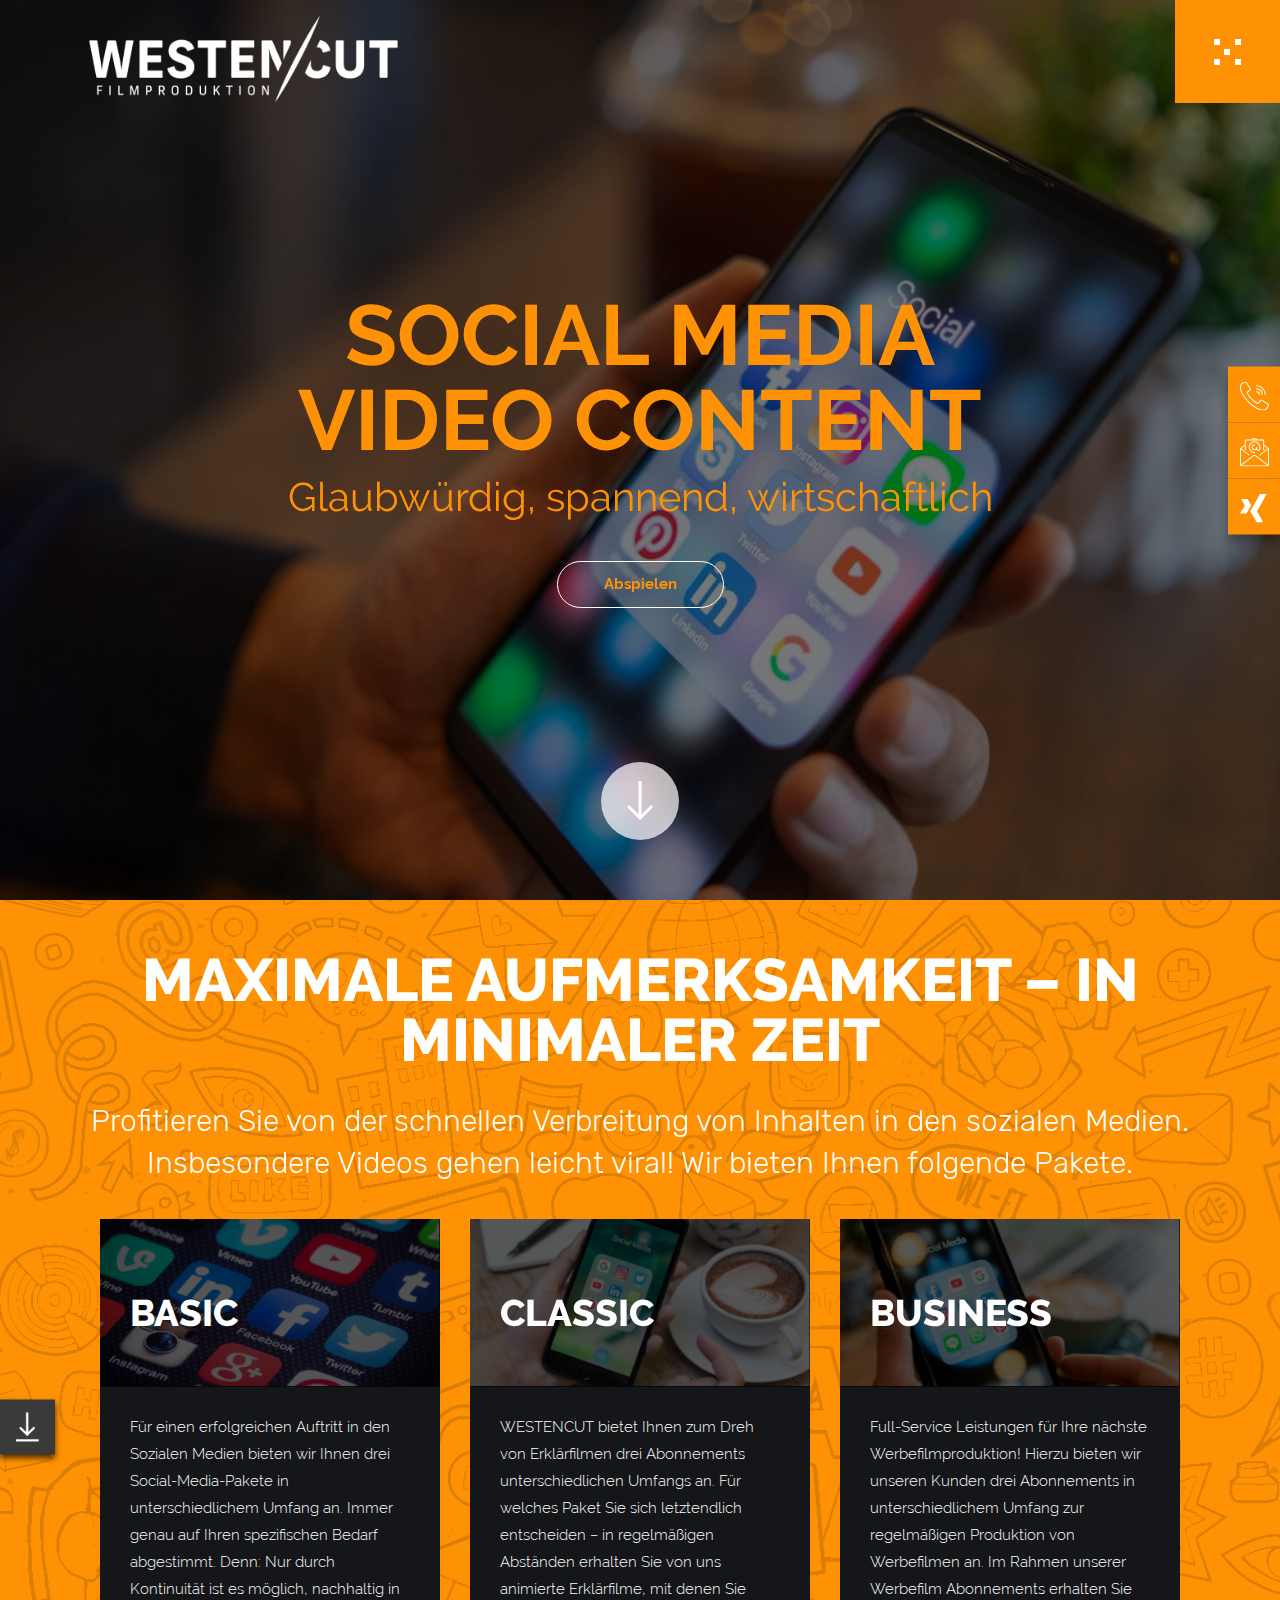
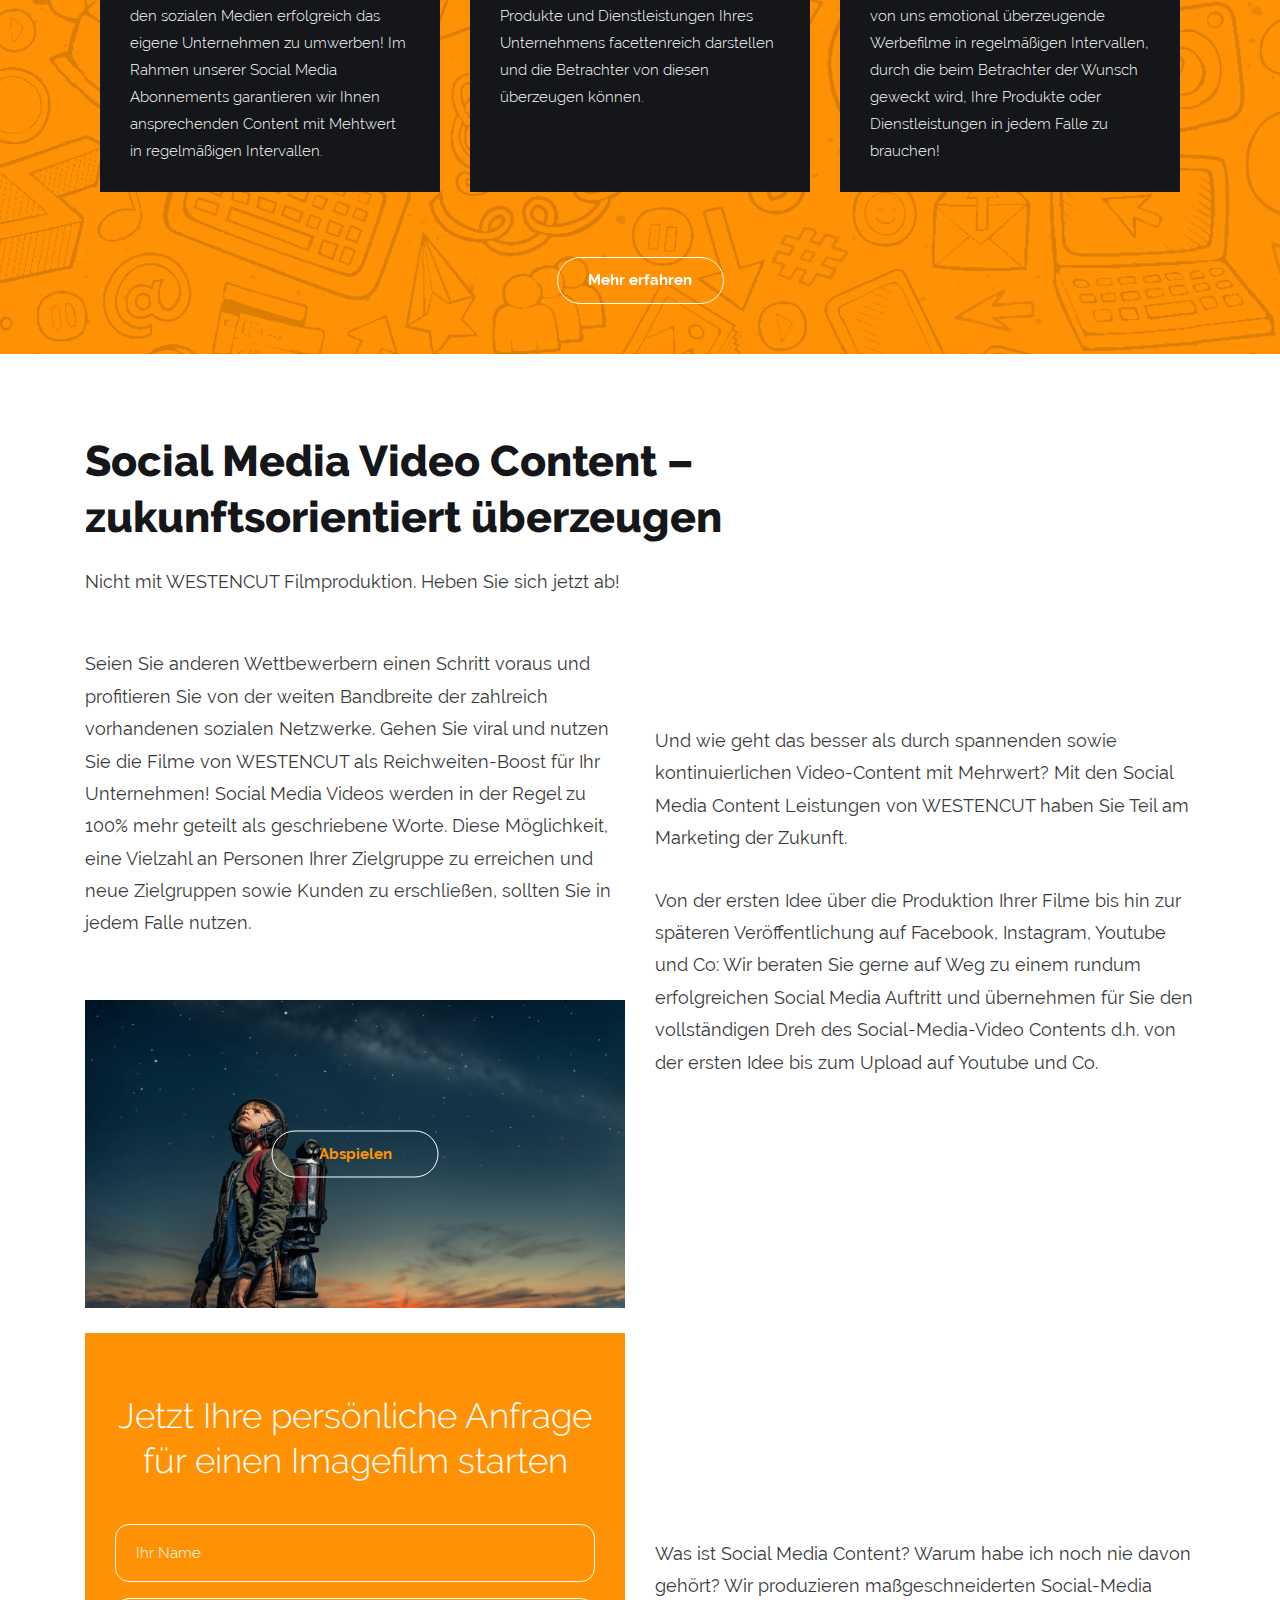
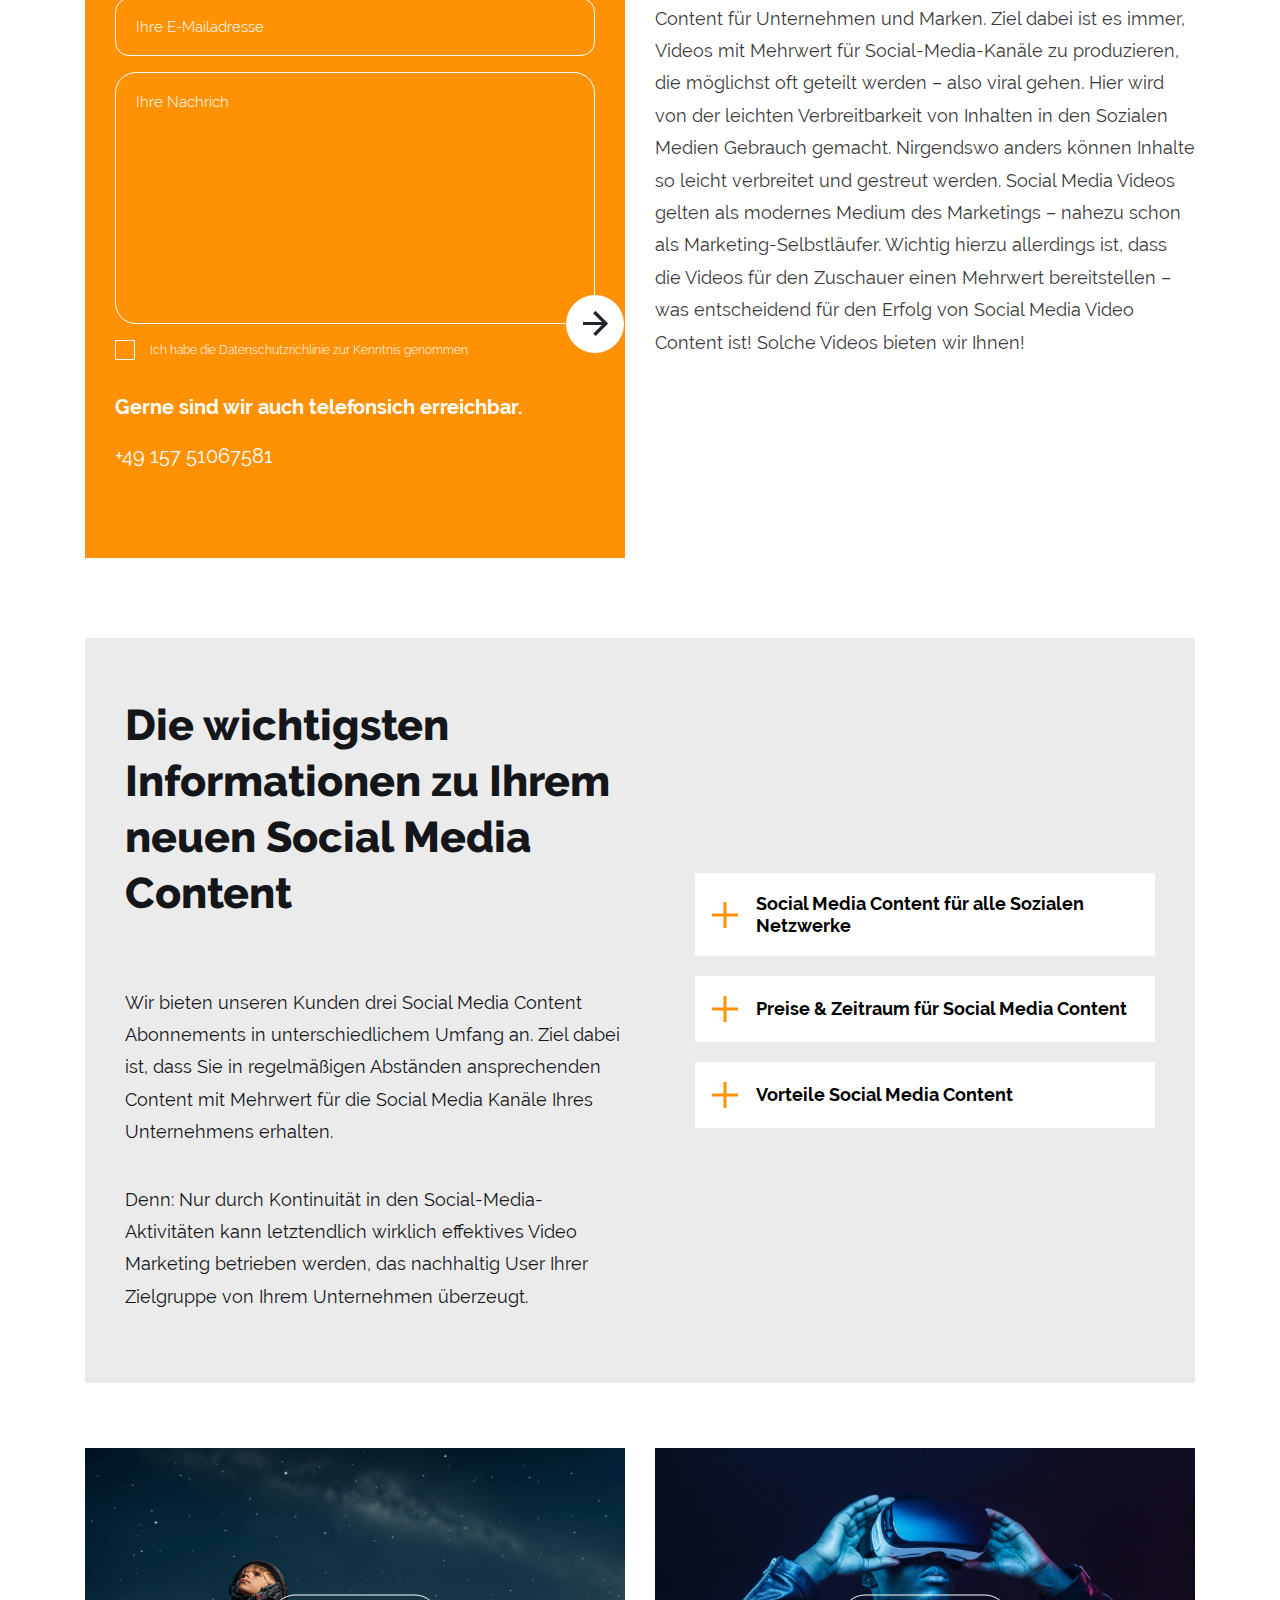
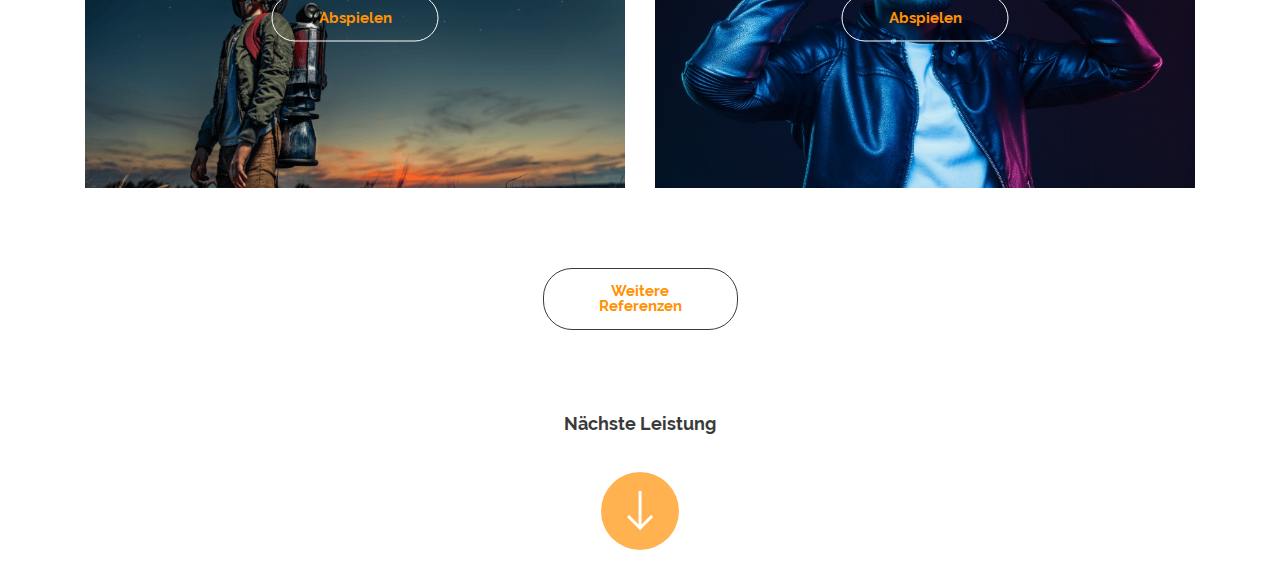
<file: social-media.html>
<!DOCTYPE html>
<html lang="en">

<head>
    <title>Professional-Image_Film</title>
    <!-- Meta Tags -->
    <meta charset="utf-8">
    <meta name="viewport" content="width=device-width, initial-scale=1, shrink-to-fit=no">
    <!-- fonts awesome CSS -->
    <link rel="stylesheet" href="css/font-awesome.min.css">
    <!-- For BOOTSTRAP -->
    <link rel="stylesheet" href="css/bootstrap.min.css">
    <!-- For Slick Slider -->
    <link rel="stylesheet" href="css/slick.css">
    <link rel="stylesheet" href="css/slick-theme.css">
    <!-- aos css -->
    <link href="css/aos.css" rel="stylesheet">
    <!-- STYLE SHEET -->
    <link rel="stylesheet" href="css/style.css">
    <link rel="shortcut icon" type="image/png" href="images/favicon.png" />
</head>

<body>
    <div class="wrapper">
        <!-- Header Start -->
        <header>
            <div class="container">
                <nav class="navbar">
                    <a class="navbar-brand" href="index.html">
                        <img src="images/Westencut-Logo.png">
                    </a>
                    <button class="navbar-toggler" type="button" data-toggle="collapse" data-target="#navbarNav" aria-controls="navbarNav" aria-expanded="false" aria-label="Toggle navigation">
                        <img class="initial-toggle" src="images/toggler.png">
                        <img class="expand-toggle" src="images/toggler_expand.png">
                    </button>
                    <div class="collapse navbar-collapse" id="navbarNav">
                        <div class="full-menu">
                            <a href="index.html">
                                <img src="images/Westencut-Logo.png">
                            </a>
                            <ul class="navbar-nav">
                                <li class="nav-item">
                                    <a class="nav-link" href="index.html">home</a>
                                </li>
                                <li class="nav-item">
                                    <a class="nav-link" href="leistungsübersicht.html">leistungen</a>
                                </li>
                                <li class="nav-item">
                                    <a class="nav-link" href="referenzen.html">referenzen</a>
                                </li>
                                <li class="nav-item">
                                    <a class="nav-link" href="agentur.html">Agentur</a>
                                </li>
                                <li class="nav-item">
                                    <a class="nav-link" href="kontakt.html">Kontakt</a>
                                </li>
                            </ul>
                            <div class="bottom_links">
                                <a href="impressum.html">Impressum</a>
                                <a href="datenschutz.html">Datenschutz</a>
                            </div>
                        </div>
                    </div>
                </nav>
            </div>
        </header>
        <div class="side-social-link">
            <ul class="side-social-link-content">
                <li><img src="images/phone-icon-white.svg" alt=""><a href="tel:+49 157 51067581">Anrufen </a></li>
                <li><img src="images/mail-icon-white.svg" alt=""><a href="kontakt.html">Mail schreiben</a></li>
                <li><img src="images/social-icon-white.svg" alt=""><a href="javascript:void(0)">Xing-Profil</a></li>
            </ul>
        </div>
        <!-- Header End -->
        <!-- Content Start -->
        <div class="image-film-main-outer-wrap">
            <div class="image-film-main-wrap" id="scroll-next-4">
                <!-- Banner Start -->
                <section class="banner kundensiete_banner component-banner image-film4" data-aos="zoom-in" data-aos-duration="800">
                    <div class="container">
                        <div class="banner_inner">
                            <h1 data-aos-delay="500" data-aos="fade-up" data-aos-duration="1000">Social Media <br>
                                Video Content</h1>
                            <p data-aos-delay="500" data-aos="fade-up" data-aos-duration="1500">Glaubwürdig, spannend, wirtschaftlich</p>
                            <a data-aos-delay="500" data-aos="fade-up" data-aos-duration="2000" href="" data-toggle="modal" data-target="#videoplaymodal" class="common-btn">Abspielen</a>
                        </div>
                        <a data-aos-delay="500" data-aos="fade-up" data-aos-duration="2200" class="scroll_down" href="#scroll-5">
                            <img src="images/scroll-down-arrow.png">
                        </a>
                    </div>
                </section>
                <section class="maximale" id="scroll-5">
                    <a class="maximale_arrow_wrap" href="javascript:void(0)" download>
                        <img src="images/maximale_arow.png">
                    </a>
                    <div class="container">
                        <div class="maximale-inner">
                            <div class="head">
                                <h2 class="heading">Maximale Aufmerksamkeit – in minimaler Zeit</h2>
                                <p>Profitieren Sie von der schnellen Verbreitung von Inhalten in den sozialen Medien.
                                    Insbesondere Videos gehen leicht viral! Wir bieten Ihnen folgende Pakete.</p>
                            </div>
                            <div class="row">
                                <div class="col-lg-4 col-md-6">
                                    <div class="box">
                                        <div class="img-wrap">
                                            <img src="images/basic.png">
                                            <h4>basic</h4>
                                        </div>
                                        <div class="content-wrap">
                                            <p>Für einen erfolgreichen Auftritt in den Sozialen Medien bieten wir Ihnen drei Social-Media-Pakete in unterschiedlichem Umfang an. Immer genau auf Ihren spezifischen Bedarf abgestimmt. Denn: Nur durch Kontinuität ist es möglich, nachhaltig in den sozialen Medien erfolgreich das eigene Unternehmen zu umwerben! Im Rahmen unserer Social Media Abonnements garantieren wir Ihnen ansprechenden Content mit Mehtwert in regelmäßigen Intervallen.
                                            </p>
                                        </div>
                                    </div>
                                </div>
                                <div class="col-lg-4 col-md-6">
                                    <div class="box">
                                        <div class="img-wrap">
                                            <img src="images/classic.png">
                                            <h4>classic</h4>
                                        </div>
                                        <div class="content-wrap">
                                            <p>WESTENCUT bietet Ihnen zum Dreh von Erklärfilmen drei Abonnements unterschiedlichen Umfangs an. Für welches Paket Sie sich letztendlich entscheiden – in regelmäßigen Abständen erhalten Sie von uns animierte Erklärfilme, mit denen Sie Produkte und Dienstleistungen Ihres Unternehmens facettenreich darstellen und die Betrachter von diesen überzeugen können.
                                            </p>
                                        </div>
                                    </div>
                                </div>
                                <div class="col-lg-4 col-md-6">
                                    <div class="box">
                                        <div class="img-wrap">
                                            <img src="images/business.png">
                                            <h4>business</h4>
                                        </div>
                                        <div class="content-wrap">
                                            <p>Full-Service Leistungen für Ihre nächste Werbefilmproduktion! Hierzu bieten wir unseren Kunden drei Abonnements in unterschiedlichem Umfang zur regelmäßigen Produktion von Werbefilmen an. Im Rahmen unserer Werbefilm Abonnements erhalten Sie von uns emotional überzeugende Werbefilme in regelmäßigen Intervallen, durch die beim Betrachter der Wunsch geweckt wird, Ihre Produkte oder Dienstleistungen in jedem Falle zu brauchen!
                                            </p>
                                        </div>
                                    </div>
                                </div>
                            </div>
                            <a href="" class="common-btn">Mehr erfahren</a>
                        </div>
                    </div>
                </section>
                <!-- Banner End -->
                <section class="image-film">
                    <div class="container">
                        <h3>Social Media Video Content – <br>
                            zukunftsorientiert überzeugen</h3>
                        <div class="row">
                            <div class="col-md-6">
                                <div class="content left">
                                    <p>Nicht mit WESTENCUT Filmproduktion. Heben Sie sich jetzt ab!</p>
                                    <p>Seien Sie anderen Wettbewerbern einen Schritt voraus und profitieren Sie von der weiten Bandbreite der zahlreich vorhandenen sozialen Netzwerke. Gehen Sie viral und nutzen Sie die Filme von WESTENCUT als Reichweiten-Boost für Ihr Unternehmen! Social Media Videos werden in der Regel zu 100% mehr geteilt als geschriebene Worte. Diese Möglichkeit, eine Vielzahl an Personen Ihrer Zielgruppe zu erreichen und neue Zielgruppen sowie Kunden zu erschließen, sollten Sie in jedem Falle nutzen.</p>
                                </div>
                                <div class="play_video">
                                    <img src="images/image-film-1.png">
                                    <a href="" data-toggle="modal" data-target="#videoplaymodal" class="common-btn">Abspielen</a>
                                </div>
                                <div class="form-wrap">
                                    <form>
                                        <h4>Jetzt Ihre persönliche Anfrage
                                            für einen Imagefilm starten</h4>
                                        <div class="form-group">
                                            <input type="text" class="form-control" id="name" placeholder="Ihr Name">
                                        </div>
                                        <div class="form-group">
                                            <input type="email" class="form-control" id="emailaddress" placeholder="Ihre E-Mailadresse">
                                        </div>
                                        <div class="form-group textarea_wrap">
                                            <textarea class="form-control" id="exampleFormControlTextarea1" placeholder="Ihre Nachrich"></textarea>
                                            <a href=""><img src="images/Backward_arrow_black.png"></a>
                                        </div>
                                        <div class="form-group checkbox_wrap">
                                            <input type="checkbox" id="check_box">
                                            <label for="check_box"></label>
                                            <span>Ich habe die Datenschutzrichlinie zur Kenntnis genommen.</span>
                                        </div>
                                        <p>Gerne sind wir auch telefonsich erreichbar.</p>
                                        <a href="tel:+49 157 51067581">+49 157 51067581</a>
                                    </form>
                                </div>
                            </div>
                            <div class="col-md-6">
                                <div class="content right">
                                    <p>Und wie geht das besser als durch spannenden sowie kontinuierlichen Video-Content mit Mehrwert? Mit den Social Media Content Leistungen von WESTENCUT haben Sie Teil am Marketing der Zukunft.</p>
                                    <p>Von der ersten Idee über die Produktion Ihrer Filme bis hin zur späteren Veröffentlichung auf Facebook, Instagram, Youtube und Co:
                                        Wir beraten Sie gerne auf Weg zu einem rundum erfolgreichen Social Media Auftritt und übernehmen für Sie den vollständigen Dreh des Social-Media-Video Contents d.h. von der ersten Idee bis zum Upload auf Youtube und Co.
                                    </p>
                                </div>
                                <div class="image-film_img_wrap">
                                    <img data-aos="fade-up" data-aos-duration="1500" src="images/image-film-10.png">
                                </div>
                                <div class="content right">
                                    <p>Was ist Social Media Content? Warum habe ich noch nie davon gehört?
                                        Wir produzieren maßgeschneiderten Social-Media Content für Unternehmen und Marken. Ziel dabei ist es immer, Videos mit Mehrwert für Social-Media-Kanäle zu produzieren, die möglichst oft geteilt werden – also viral gehen.
                                        Hier wird von der leichten Verbreitbarkeit von Inhalten in den Sozialen Medien Gebrauch gemacht. Nirgendswo anders können Inhalte so leicht verbreitet und gestreut werden. Social Media Videos gelten als modernes Medium des Marketings – nahezu schon als Marketing-Selbstläufer.
                                        Wichtig hierzu allerdings ist, dass die Videos für den Zuschauer einen Mehrwert bereitstellen – was entscheidend für den Erfolg von Social Media Video Content ist! Solche Videos bieten wir Ihnen!
                                    </p>
                                </div>
                            </div>
                        </div>
                    </div>
                </section>
                <section class="accordians_section">
                    <div class="container">
                        <div class="accordian_inner">
                            <div class="row">
                                <div class="col-md-6">
                                    <div class="content">
                                        <h3>Die wichtigsten Informationen zu Ihrem neuen Social Media Content </h3>
                                        <p>Wir bieten unseren Kunden drei Social Media Content Abonnements in unterschiedlichem Umfang an. Ziel dabei ist, dass Sie in regelmäßigen Abständen ansprechenden Content mit Mehrwert für die Social Media Kanäle Ihres Unternehmens erhalten.</p>
                                        <p>Denn: Nur durch Kontinuität in den Social-Media-Aktivitäten kann letztendlich wirklich effektives Video Marketing betrieben werden, das nachhaltig User Ihrer Zielgruppe von Ihrem Unternehmen überzeugt.
                                        </p>
                                    </div>
                                </div>
                                <div class="col-md-6">
                                    <div class="acoordian_wrap">
                                        <div id="accordion5" class="myaccordion">
                                            <div class="card">
                                                <div class="card-header" id="Sozialen">
                                                    <h2 class="mb-0">
                                                        <button class="collapsed" data-toggle="collapse" data-target="#collapseTwenty" aria-expanded="false" aria-controls="collapseTwenty">
                                                            <img src="images/accordion_icon.png">
                                                            Social Media Content für alle Sozialen Netzwerke
                                                        </button>
                                                    </h2>
                                                </div>
                                                <div id="collapseTwenty" class="collapse" aria-labelledby="Sozialen" data-parent="#accordion5">
                                                    <div class="card-body">
                                                        <ul>
                                                            <li>Computer Science</li>
                                                            <li>Economics</li>
                                                            <li>Sociology</li>
                                                            <li>Nursing</li>
                                                            <li>English</li>
                                                        </ul>
                                                    </div>
                                                </div>
                                            </div>
                                            <div class="card">
                                                <div class="card-header" id="Preise_Zeitraum">
                                                    <h2 class="mb-0">
                                                        <button class="collapsed" data-toggle="collapse" data-target="#collapseTwentyOne" aria-expanded="false" aria-controls="collapseTwentyOne">
                                                            <img src="images/accordion_icon.png">Preise & Zeitraum für Social Media Content
                                                        </button>
                                                    </h2>
                                                </div>
                                                <div id="collapseTwentyOne" class="collapse" aria-labelledby="Preise_Zeitraum" data-parent="#accordion5">
                                                    <div class="card-body">
                                                        <ul>
                                                            <li>Informatics</li>
                                                            <li>Mathematics</li>
                                                            <li>Greek</li>
                                                            <li>Biostatistics</li>
                                                            <li>English</li>
                                                            <li>Nursing</li>
                                                        </ul>
                                                    </div>
                                                </div>
                                            </div>
                                            <div class="card">
                                                <div class="card-header" id="Vorteile">
                                                    <h2 class="mb-0">
                                                        <button class="collapsed" data-toggle="collapse" data-target="#collapseTwentyTwo" aria-expanded="false" aria-controls="collapseTwentyTwo">
                                                            <img src="images/accordion_icon.png">
                                                            Vorteile Social Media Content
                                                        </button>
                                                    </h2>
                                                </div>
                                                <div id="collapseTwentyTwo" class="collapse" aria-labelledby="Vorteile" data-parent="#accordion5">
                                                    <div class="card-body">
                                                        <ul>
                                                            <li>Astrophysics</li>
                                                            <li>Informatics</li>
                                                            <li>Criminology</li>
                                                            <li>Economics</li>
                                                        </ul>
                                                    </div>
                                                </div>
                                            </div>
                                        </div>
                                    </div>
                                </div>
                            </div>
                        </div>
                    </div>
                </section>
                <section class="image-film-video-wrap">
                    <div class="container">
                        <div class="row">
                            <div class="col-md-6">
                                <div class="play_video">
                                    <img src="images/image-film-4.png">
                                    <a href="" data-toggle="modal" data-target="#videoplaymodal" class="common-btn">Abspielen</a>
                                </div>
                            </div>
                            <div class="col-md-6">
                                <div class="play_video">
                                    <img src="images/video_img_2.jpg">
                                    <a href="" data-toggle="modal" data-target="#videoplaymodal" class="common-btn">Abspielen</a>
                                </div>
                            </div>
                        </div>
                        <a href="referenzen.html" class="common-btn">Weitere Referenzen</a>
                    </div>
                </section>
                <section class="scroll_down_wrap">
                    <div class="container">
                        <span>Nächste Leistung</span>
                        <a class="scroll_down" href="professional-image_film.html">
                            <img src="images/scroll-down-arrow.png">
                        </a>
                    </div>
                </section>
                <section class="for-check"></section>
            </div>
        </div>
        <!-- Content End -->
        <!-- Footer Start -->
        <!-- <footer>
            <div class="upper">
                <div class="container">
                    <div class="footer-head">
                        <a href="index.html">
                            <img src="images/Westencut-Logo.png">
                        </a>
                        <h5>Marketing mit Image- & Werbefilmen</h5>
                    </div>
                    <div class="row">
                        <div class="col-xl-4 col-lg-5">
                            <div class="kontact">
                                <h6>Kontakt</h6>
                                <ul>
                                    <li><a href=""><b>Nils-Jannik Schmidt Filmproduktion</b></a></li>
                                    <li class="address">Westen 28 <br>42855 Remscheid</li>
                                    <li>Telefon: <a href="tel:+49 157 51067581">+49 157 51067581</a></li>
                                    <li>E-Mail: <a href="mailto:info@westencut.com">info@westencut.com</a></li>
                                </ul>
                            </div>
                        </div>
                        <div class="col-xl-8 col-lg-7">
                            <div class="sitemap">
                                <h6>Sitemap</h6>
                                <div class="row">
                                    <div class="col-xl-3 col-sm-6">
                                        <ul class="links">
                                            <li><a href="agentur.html">Agentur</a></li>
                                            <li><a href="">Werbefilme</a></li>
                                            <li><a href="">Imagefilme</a></li>
                                        </ul>
                                    </div>
                                    <div class="col-xl-3 col-sm-6">
                                        <ul class="links">
                                            <li><a href="produkt-filme.html">Produktvideos</a></li>
                                            <li><a href="veranstaltungs-filme.html">Veranstaltungsvideos</a></li>
                                            <li><a href="social-media.html">Social Media Pakete</a></li>
                                        </ul>
                                    </div>
                                    <div class="col-xl-3 col-sm-6">
                                        <ul class="links">
                                            <li><a href="referenzen.html">Refrenzen</a></li>
                                            <li><a href="kontakt.html">Kontakt</a></li>
                                        </ul>
                                    </div>
                                    <div class="col-xl-3 col-sm-6">
                                        <ul class="social-links">
                                            <a href=""><i class="fa fa-facebook"></i></a>
                                            <a href=""><i class="fa fa-instagram"></i></a>
                                        </ul>
                                    </div>
                                </div>
                            </div>
                        </div>
                    </div>
                </div>
            </div>
            <div class="bottom">
                <a href="" class="design_btn">Design by <span>pechschwarz Media</span></a>
                <div class="container">
                    <div class="row">
                        <div class="col-xl-4 col-lg-5 col-sm-7">
                            <span>Copyright <a href="index.html">Westencut Filmproduktion</a> 2020</span>
                        </div>
                        <div class="col-xl-8 col-lg-7 col-sm-5">
                            <div class="row">
                                <div class="col-xl-3 col-lg-4  col-sm-6">
                                    <a href="impressum.html">Impressum</a>
                                </div>
                                <div class="col-xl-3 col-lg-4  col-sm-6">
                                    <a href="datenschutz.html">Datenschutz</a>
                                </div>
                            </div>
                        </div>
                    </div>
                </div>
            </div>
        </footer> -->
        <div class="modal fade video_modal" id="videoplaymodal" tabindex="-1" role="dialog" aria-labelledby="myModalLabel">
            <div class="modal-dialog" role="document">
                <div class="modal-content">
                    <button type="button" class="close" data-dismiss="modal" aria-label="Close"><span aria-hidden="true">&times;</span></button>
                    <div class="modal-body">
                        <iframe id="player" src="https://www.youtube.com/embed/n1189-1qe50?mute=1&autoplay=1" frameborder="0" allow="accelerometer; encrypted-media; gyroscope; picture-in-picture" allowfullscreen loop></iframe>
                    </div>
                </div>
            </div>
        </div>
        <!-- Footer End -->
    </div>
    <script src="js/jquery-3.3.1.min.js"></script>
    <script src="js/slick.min.js"></script>
    <script src="js/bootstrap.min.js"></script>
    <script src="js/aos.js"></script>
    <script src="js/jquery-visible.js"></script>
    <script src="js/custom.js"></script>
</body>

</html>
</file>
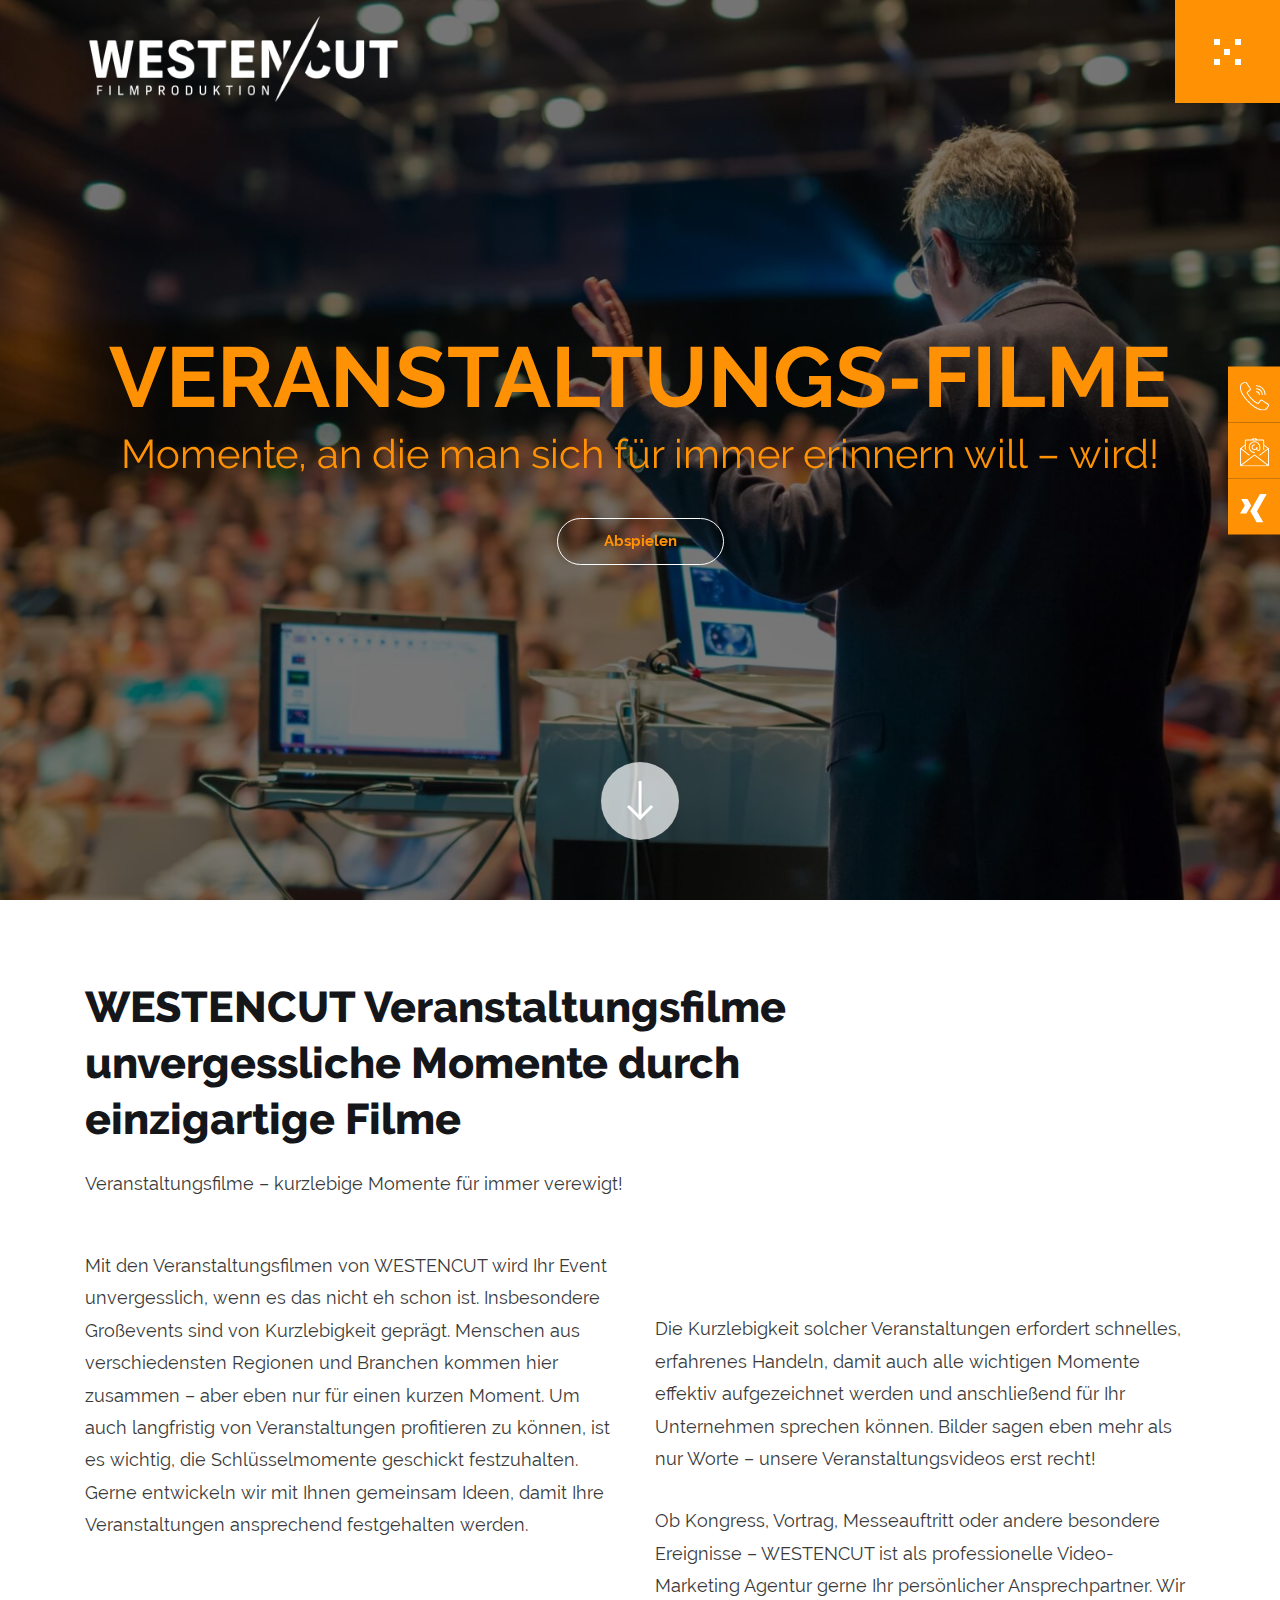
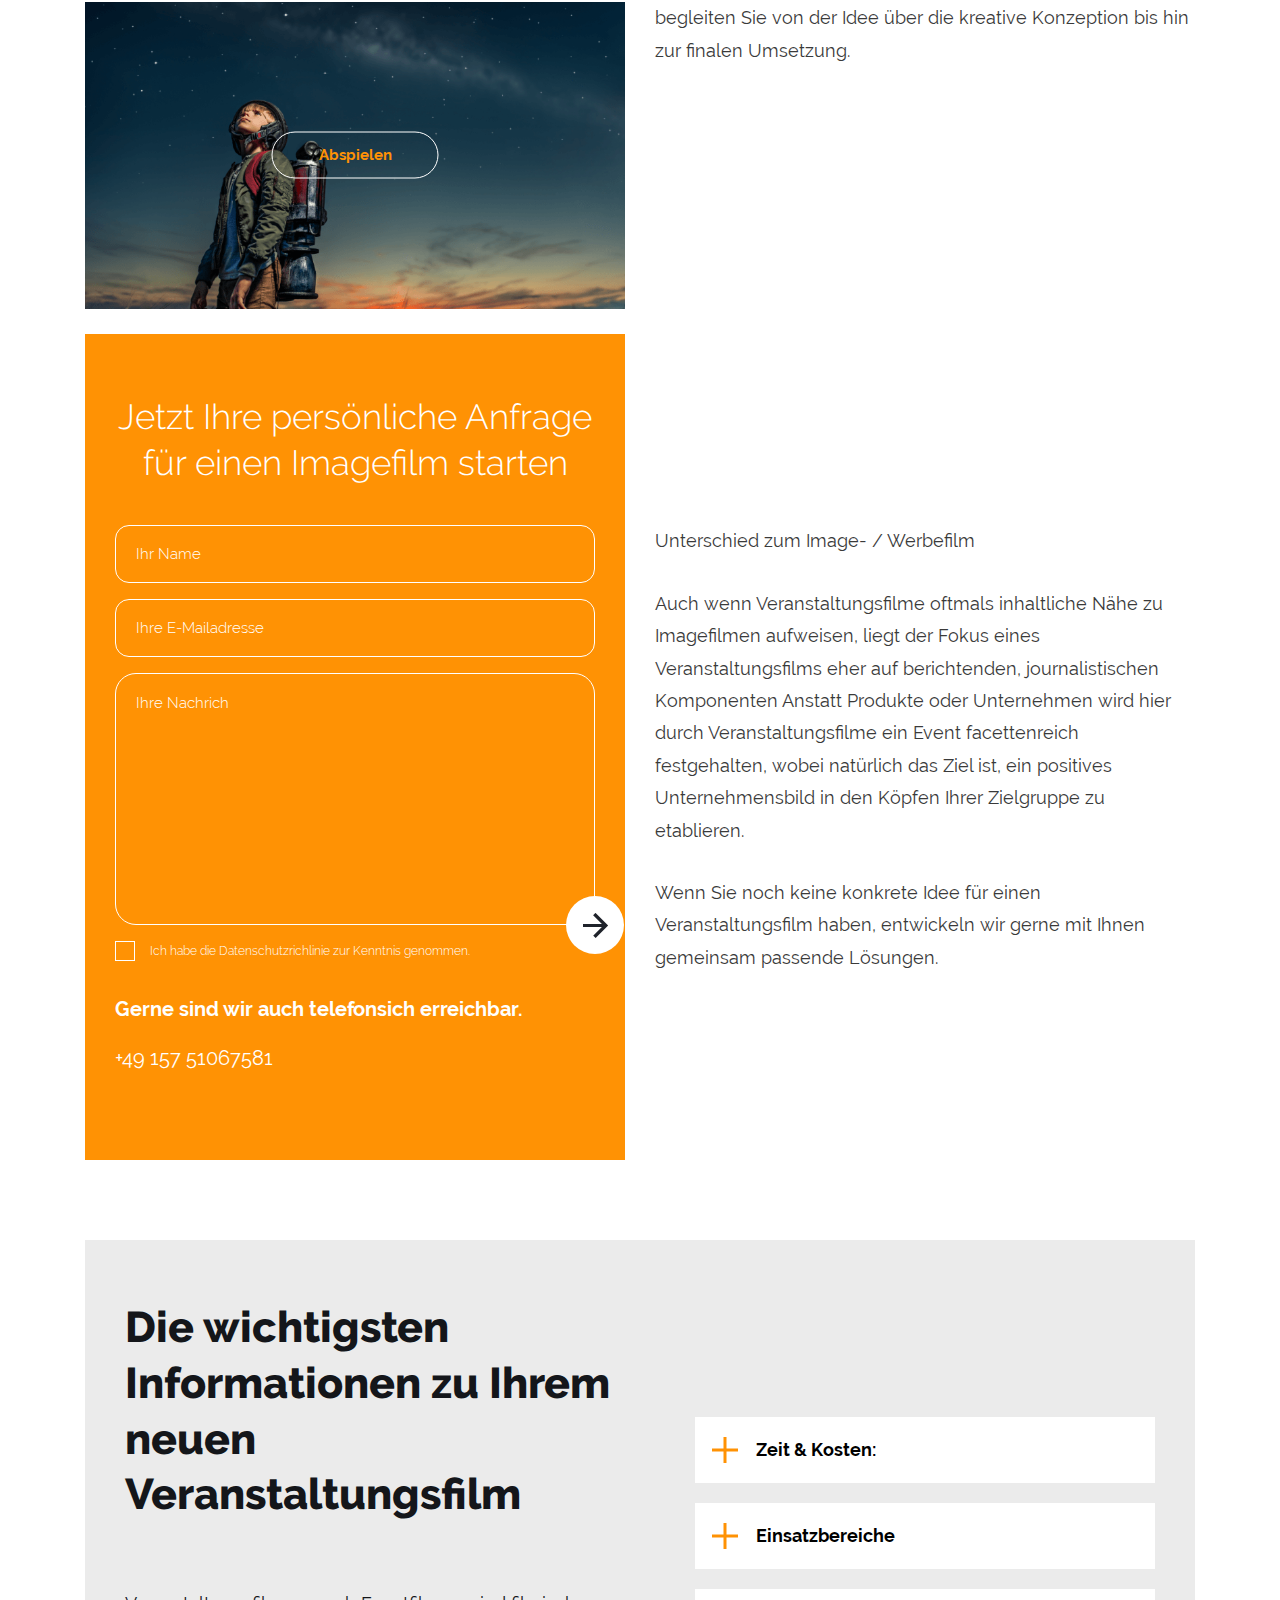
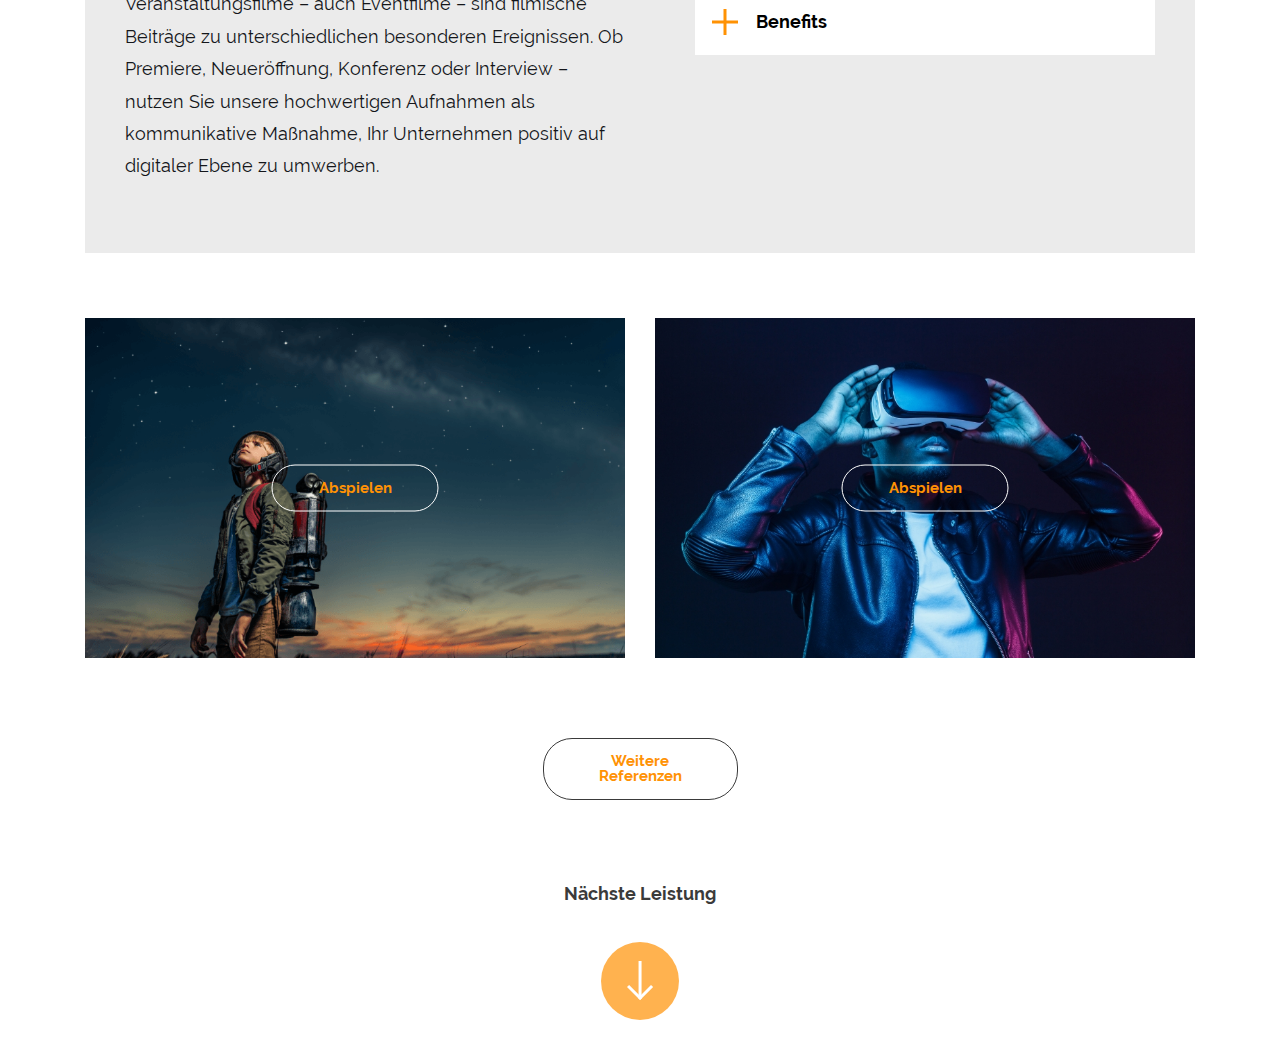
<file: veranstaltungs-filme.html>
<!DOCTYPE html>
<html lang="en">

<head>
    <title>Professional-Image_Film</title>
    <!-- Meta Tags -->
    <meta charset="utf-8">
    <meta name="viewport" content="width=device-width, initial-scale=1, shrink-to-fit=no">
    <!-- fonts awesome CSS -->
    <link rel="stylesheet" href="css/font-awesome.min.css">
    <!-- For BOOTSTRAP -->
    <link rel="stylesheet" href="css/bootstrap.min.css">
    <!-- For Slick Slider -->
    <link rel="stylesheet" href="css/slick.css">
    <link rel="stylesheet" href="css/slick-theme.css">
    <!-- aos css -->
    <link href="css/aos.css" rel="stylesheet">
    <!-- STYLE SHEET -->
    <link rel="stylesheet" href="css/style.css">
    <link rel="shortcut icon" type="image/png" href="images/favicon.png" />
</head>

<body>
    <div class="wrapper">
        <!-- Header Start -->
        <header>
            <div class="container">
                <nav class="navbar">
                    <a class="navbar-brand" href="index.html">
                        <img src="images/Westencut-Logo.png">
                    </a>
                    <button class="navbar-toggler" type="button" data-toggle="collapse" data-target="#navbarNav" aria-controls="navbarNav" aria-expanded="false" aria-label="Toggle navigation">
                        <img class="initial-toggle" src="images/toggler.png">
                        <img class="expand-toggle" src="images/toggler_expand.png">
                    </button>
                    <div class="collapse navbar-collapse" id="navbarNav">
                        <div class="full-menu">
                            <a href="index.html">
                                <img src="images/Westencut-Logo.png">
                            </a>
                            <ul class="navbar-nav">
                                <li class="nav-item">
                                    <a class="nav-link" href="index.html">home</a>
                                </li>
                                <li class="nav-item">
                                    <a class="nav-link" href="leistungsübersicht.html">leistungen</a>
                                </li>
                                <li class="nav-item">
                                    <a class="nav-link" href="referenzen.html">referenzen</a>
                                </li>
                                <li class="nav-item">
                                    <a class="nav-link" href="agentur.html">Agentur</a>
                                </li>
                                <li class="nav-item">
                                    <a class="nav-link" href="kontakt.html">Kontakt</a>
                                </li>
                            </ul>
                            <div class="bottom_links">
                                <a href="impressum.html">Impressum</a>
                                <a href="datenschutz.html">Datenschutz</a>
                            </div>
                        </div>
                    </div>
                </nav>
            </div>
        </header>
        <div class="side-social-link">
            <ul class="side-social-link-content">
                <li><img src="images/phone-icon-white.svg" alt=""><a href="tel:+49 157 51067581">Anrufen </a></li>
                <li><img src="images/mail-icon-white.svg" alt=""><a href="kontakt.html">Mail schreiben</a></li>
                <li><img src="images/social-icon-white.svg" alt=""><a href="javascript:void(0)">Xing-Profil</a></li>
            </ul>
        </div>
        <!-- Header End -->
        <!-- Content Start -->
        <div class="image-film-main-outer-wrap">
            <div class="image-film-main-wrap" id="scroll-next-3">
                <!-- Banner Start -->
                <section class="banner kundensiete_banner component-banner image-film3" data-aos="zoom-in" data-aos-duration="800">
                    <div class="container">
                        <div class="banner_inner">
                            <h1 data-aos-delay="500" data-aos="fade-up" data-aos-duration="1000">Veranstaltungs-filme</h1>
                            <p data-aos-delay="500" data-aos="fade-up" data-aos-duration="1500">Momente, an die man sich für immer erinnern will – wird!</p>
                            <a data-aos-delay="500" data-aos="fade-up" data-aos-duration="2000" href="" data-toggle="modal" data-target="#videoplaymodal" class="common-btn">Abspielen</a>
                        </div>
                        <a data-aos-delay="500" data-aos="fade-up" data-aos-duration="2200" class="scroll_down" href="#scroll-4">
                            <img src="images/scroll-down-arrow.png">
                        </a>
                    </div>
                </section>
                <!-- Banner End -->
                <section class="image-film" id="scroll-4">
                    <div class="container">
                        <h3>WESTENCUT Veranstaltungsfilme unvergessliche Momente durch einzigartige Filme</h3>
                        <div class="row">
                            <div class="col-md-6">
                                <div class="content left">
                                    <p>Veranstaltungsfilme – kurzlebige Momente für immer verewigt!</p>
                                    <p>Mit den Veranstaltungsfilmen von WESTENCUT wird Ihr Event unvergesslich, wenn es das nicht eh schon ist. Insbesondere Großevents sind von Kurzlebigkeit geprägt. Menschen aus verschiedensten Regionen und Branchen kommen hier zusammen – aber eben nur für einen kurzen Moment. Um auch langfristig von Veranstaltungen profitieren zu können, ist es wichtig, die Schlüsselmomente geschickt festzuhalten. Gerne entwickeln wir mit Ihnen gemeinsam Ideen, damit Ihre Veranstaltungen ansprechend festgehalten werden.</p>
                                </div>
                                <div class="play_video">
                                    <img src="images/image-film-1.png">
                                    <a href="" data-toggle="modal" data-target="#videoplaymodal" class="common-btn">Abspielen</a>
                                </div>
                                <div class="form-wrap">
                                    <form>
                                        <h4>Jetzt Ihre persönliche Anfrage
                                            für einen Imagefilm starten</h4>
                                        <div class="form-group">
                                            <input type="text" class="form-control" id="name" placeholder="Ihr Name">
                                        </div>
                                        <div class="form-group">
                                            <input type="email" class="form-control" id="emailaddress" placeholder="Ihre E-Mailadresse">
                                        </div>
                                        <div class="form-group textarea_wrap">
                                            <textarea class="form-control" id="exampleFormControlTextarea1" placeholder="Ihre Nachrich"></textarea>
                                            <a href=""><img src="images/Backward_arrow_black.png"></a>
                                        </div>
                                        <div class="form-group checkbox_wrap">
                                            <input type="checkbox" id="check_box">
                                            <label for="check_box"></label>
                                            <span>Ich habe die Datenschutzrichlinie zur Kenntnis genommen.</span>
                                        </div>
                                        <p>Gerne sind wir auch telefonsich erreichbar.</p>
                                        <a href="tel:+49 157 51067581">+49 157 51067581</a>
                                    </form>
                                </div>
                            </div>
                            <div class="col-md-6">
                                <div class="content right">
                                    <p>Die Kurzlebigkeit solcher Veranstaltungen erfordert schnelles, erfahrenes Handeln, damit auch alle wichtigen Momente effektiv aufgezeichnet werden und anschließend für Ihr Unternehmen sprechen können. Bilder sagen eben mehr als nur Worte – unsere Veranstaltungsvideos erst recht! </p>
                                    <p>Ob Kongress, Vortrag, Messeauftritt oder andere besondere Ereignisse – WESTENCUT ist als professionelle Video-Marketing Agentur gerne Ihr persönlicher Ansprechpartner. Wir begleiten Sie von der Idee über die kreative Konzeption bis hin zur finalen Umsetzung.
                                    </p>
                                </div>
                                <div class="image-film_img_wrap">
                                    <img data-aos="fade-up" data-aos-duration="1500" src="images/image-film-9.png">
                                </div>
                                <div class="content right">
                                    <p>Unterschied zum Image- / Werbefilm</p>
                                    <p>Auch wenn Veranstaltungsfilme oftmals inhaltliche Nähe zu Imagefilmen aufweisen, liegt der Fokus eines Veranstaltungsfilms eher auf berichtenden, journalistischen Komponenten
                                        Anstatt Produkte oder Unternehmen wird hier durch Veranstaltungsfilme ein Event facettenreich festgehalten, wobei natürlich das Ziel ist, ein positives Unternehmensbild in den Köpfen Ihrer Zielgruppe zu etablieren.</p>
                                    <p>Wenn Sie noch keine konkrete Idee für einen Veranstaltungsfilm haben, entwickeln wir gerne mit Ihnen gemeinsam passende Lösungen.
                                    </p>
                                </div>
                            </div>
                        </div>
                    </div>
                </section>
                <section class="accordians_section">
                    <div class="container">
                        <div class="accordian_inner">
                            <div class="row">
                                <div class="col-md-6">
                                    <div class="content">
                                        <h3>Die wichtigsten Informationen zu Ihrem neuen Veranstaltungsfilm </h3>
                                        <p>Veranstaltungsfilme – auch Eventfilme – sind filmische Beiträge zu unterschiedlichen besonderen Ereignissen. Ob Premiere, Neueröffnung, Konferenz oder Interview – nutzen Sie unsere hochwertigen Aufnahmen als kommunikative Maßnahme, Ihr Unternehmen positiv auf digitaler Ebene zu umwerben.
                                        </p>
                                    </div>
                                </div>
                                <div class="col-md-6">
                                    <div class="acoordian_wrap">
                                        <div id="accordion4" class="myaccordion">
                                            <div class="card">
                                                <div class="card-header" id="Zeit_Kosten">
                                                    <h2 class="mb-0">
                                                        <button class="collapsed" data-toggle="collapse" data-target="#collapseSeveneteen" aria-expanded="false" aria-controls="collapseSeveneteen">
                                                            <img src="images/accordion_icon.png">
                                                            Zeit & Kosten:
                                                        </button>
                                                    </h2>
                                                </div>
                                                <div id="collapseSeveneteen" class="collapse" aria-labelledby="Zeit_Kosten" data-parent="#accordion4">
                                                    <div class="card-body">
                                                        <ul>
                                                            <li>Computer Science</li>
                                                            <li>Economics</li>
                                                            <li>Sociology</li>
                                                            <li>Nursing</li>
                                                            <li>English</li>
                                                        </ul>
                                                    </div>
                                                </div>
                                            </div>
                                            <div class="card">
                                                <div class="card-header" id="Einsatzbereiche">
                                                    <h2 class="mb-0">
                                                        <button class="collapsed" data-toggle="collapse" data-target="#collapseEighteen" aria-expanded="false" aria-controls="collapseEighteen">
                                                            <img src="images/accordion_icon.png">Einsatzbereiche
                                                        </button>
                                                    </h2>
                                                </div>
                                                <div id="collapseEighteen" class="collapse" aria-labelledby="Einsatzbereiche" data-parent="#accordion4">
                                                    <div class="card-body">
                                                        <ul>
                                                            <li>Informatics</li>
                                                            <li>Mathematics</li>
                                                            <li>Greek</li>
                                                            <li>Biostatistics</li>
                                                            <li>English</li>
                                                            <li>Nursing</li>
                                                        </ul>
                                                    </div>
                                                </div>
                                            </div>
                                            <div class="card">
                                                <div class="card-header" id="Benefits">
                                                    <h2 class="mb-0">
                                                        <button class="collapsed" data-toggle="collapse" data-target="#collapseNineteen" aria-expanded="false" aria-controls="collapseNineteen">
                                                            <img src="images/accordion_icon.png">
                                                            Benefits
                                                        </button>
                                                    </h2>
                                                </div>
                                                <div id="collapseNineteen" class="collapse" aria-labelledby="Benefits" data-parent="#accordion4">
                                                    <div class="card-body">
                                                        <ul>
                                                            <li>Astrophysics</li>
                                                            <li>Informatics</li>
                                                            <li>Criminology</li>
                                                            <li>Economics</li>
                                                        </ul>
                                                    </div>
                                                </div>
                                            </div>
                                        </div>
                                    </div>
                                </div>
                            </div>
                        </div>
                    </div>
                </section>
                <section class="image-film-video-wrap">
                    <div class="container">
                        <div class="row">
                            <div class="col-md-6">
                                <div class="play_video">
                                    <img src="images/image-film-4.png">
                                    <a href="" data-toggle="modal" data-target="#videoplaymodal" class="common-btn">Abspielen</a>
                                </div>
                            </div>
                            <div class="col-md-6">
                                <div class="play_video">
                                    <img src="images/video_img_2.jpg">
                                    <a href="" data-toggle="modal" data-target="#videoplaymodal" class="common-btn">Abspielen</a>
                                </div>
                            </div>
                        </div>
                        <a href="referenzen.html" class="common-btn">Weitere Referenzen</a>
                    </div>
                </section>
                <section class="scroll_down_wrap">
                    <div class="container">
                        <span>Nächste Leistung</span>
                        <a class="scroll_down" href="social-media.html">
                            <img src="images/scroll-down-arrow.png">
                        </a>
                    </div>
                </section>
                <section class="for-check"></section>
            </div>
        </div>
        <!-- Content End -->
        <!-- Footer Start -->
        <!-- <footer>
            <div class="upper">
                <div class="container">
                    <div class="footer-head">
                        <a href="index.html">
                            <img src="images/Westencut-Logo.png">
                        </a>
                        <h5>Marketing mit Image- & Werbefilmen</h5>
                    </div>
                    <div class="row">
                        <div class="col-xl-4 col-lg-5">
                            <div class="kontact">
                                <h6>Kontakt</h6>
                                <ul>
                                    <li><a href=""><b>Nils-Jannik Schmidt Filmproduktion</b></a></li>
                                    <li class="address">Westen 28 <br>42855 Remscheid</li>
                                    <li>Telefon: <a href="tel:+49 157 51067581">+49 157 51067581</a></li>
                                    <li>E-Mail: <a href="mailto:info@westencut.com">info@westencut.com</a></li>
                                </ul>
                            </div>
                        </div>
                        <div class="col-xl-8 col-lg-7">
                            <div class="sitemap">
                                <h6>Sitemap</h6>
                                <div class="row">
                                    <div class="col-xl-3 col-sm-6">
                                        <ul class="links">
                                            <li><a href="agentur.html">Agentur</a></li>
                                            <li><a href="">Werbefilme</a></li>
                                            <li><a href="">Imagefilme</a></li>
                                        </ul>
                                    </div>
                                    <div class="col-xl-3 col-sm-6">
                                        <ul class="links">
                                            <li><a href="produkt-filme.html">Produktvideos</a></li>
                                            <li><a href="veranstaltungs-filme.html">Veranstaltungsvideos</a></li>
                                            <li><a href="social-media.html">Social Media Pakete</a></li>
                                        </ul>
                                    </div>
                                    <div class="col-xl-3 col-sm-6">
                                        <ul class="links">
                                            <li><a href="referenzen.html">Refrenzen</a></li>
                                            <li><a href="kontakt.html">Kontakt</a></li>
                                        </ul>
                                    </div>
                                    <div class="col-xl-3 col-sm-6">
                                        <ul class="social-links">
                                            <a href=""><i class="fa fa-facebook"></i></a>
                                            <a href=""><i class="fa fa-instagram"></i></a>
                                        </ul>
                                    </div>
                                </div>
                            </div>
                        </div>
                    </div>
                </div>
            </div>
            <div class="bottom">
                <a href="" class="design_btn">Design by <span>pechschwarz Media</span></a>
                <div class="container">
                    <div class="row">
                        <div class="col-xl-4 col-lg-5 col-sm-7">
                            <span>Copyright <a href="index.html">Westencut Filmproduktion</a> 2020</span>
                        </div>
                        <div class="col-xl-8 col-lg-7 col-sm-5">
                            <div class="row">
                                <div class="col-xl-3 col-lg-4  col-sm-6">
                                    <a href="impressum.html">Impressum</a>
                                </div>
                                <div class="col-xl-3 col-lg-4  col-sm-6">
                                    <a href="datenschutz.html">Datenschutz</a>
                                </div>
                            </div>
                        </div>
                    </div>
                </div>
            </div>
        </footer> -->
        <div class="modal fade video_modal" id="videoplaymodal" tabindex="-1" role="dialog" aria-labelledby="myModalLabel">
            <div class="modal-dialog" role="document">
                <div class="modal-content">
                    <button type="button" class="close" data-dismiss="modal" aria-label="Close"><span aria-hidden="true">&times;</span></button>
                    <div class="modal-body">
                        <iframe id="player" src="https://www.youtube.com/embed/n1189-1qe50?mute=1&autoplay=1" frameborder="0" allow="accelerometer; encrypted-media; gyroscope; picture-in-picture" allowfullscreen loop></iframe>
                    </div>
                </div>
            </div>
        </div>
        <!-- Footer End -->
    </div>
    <script src="js/jquery-3.3.1.min.js"></script>
    <script src="js/slick.min.js"></script>
    <script src="js/bootstrap.min.js"></script>
    <script src="js/aos.js"></script>
    <script src="js/jquery-visible.js"></script>
    <script src="js/custom.js"></script>
</body>

</html>
</file>
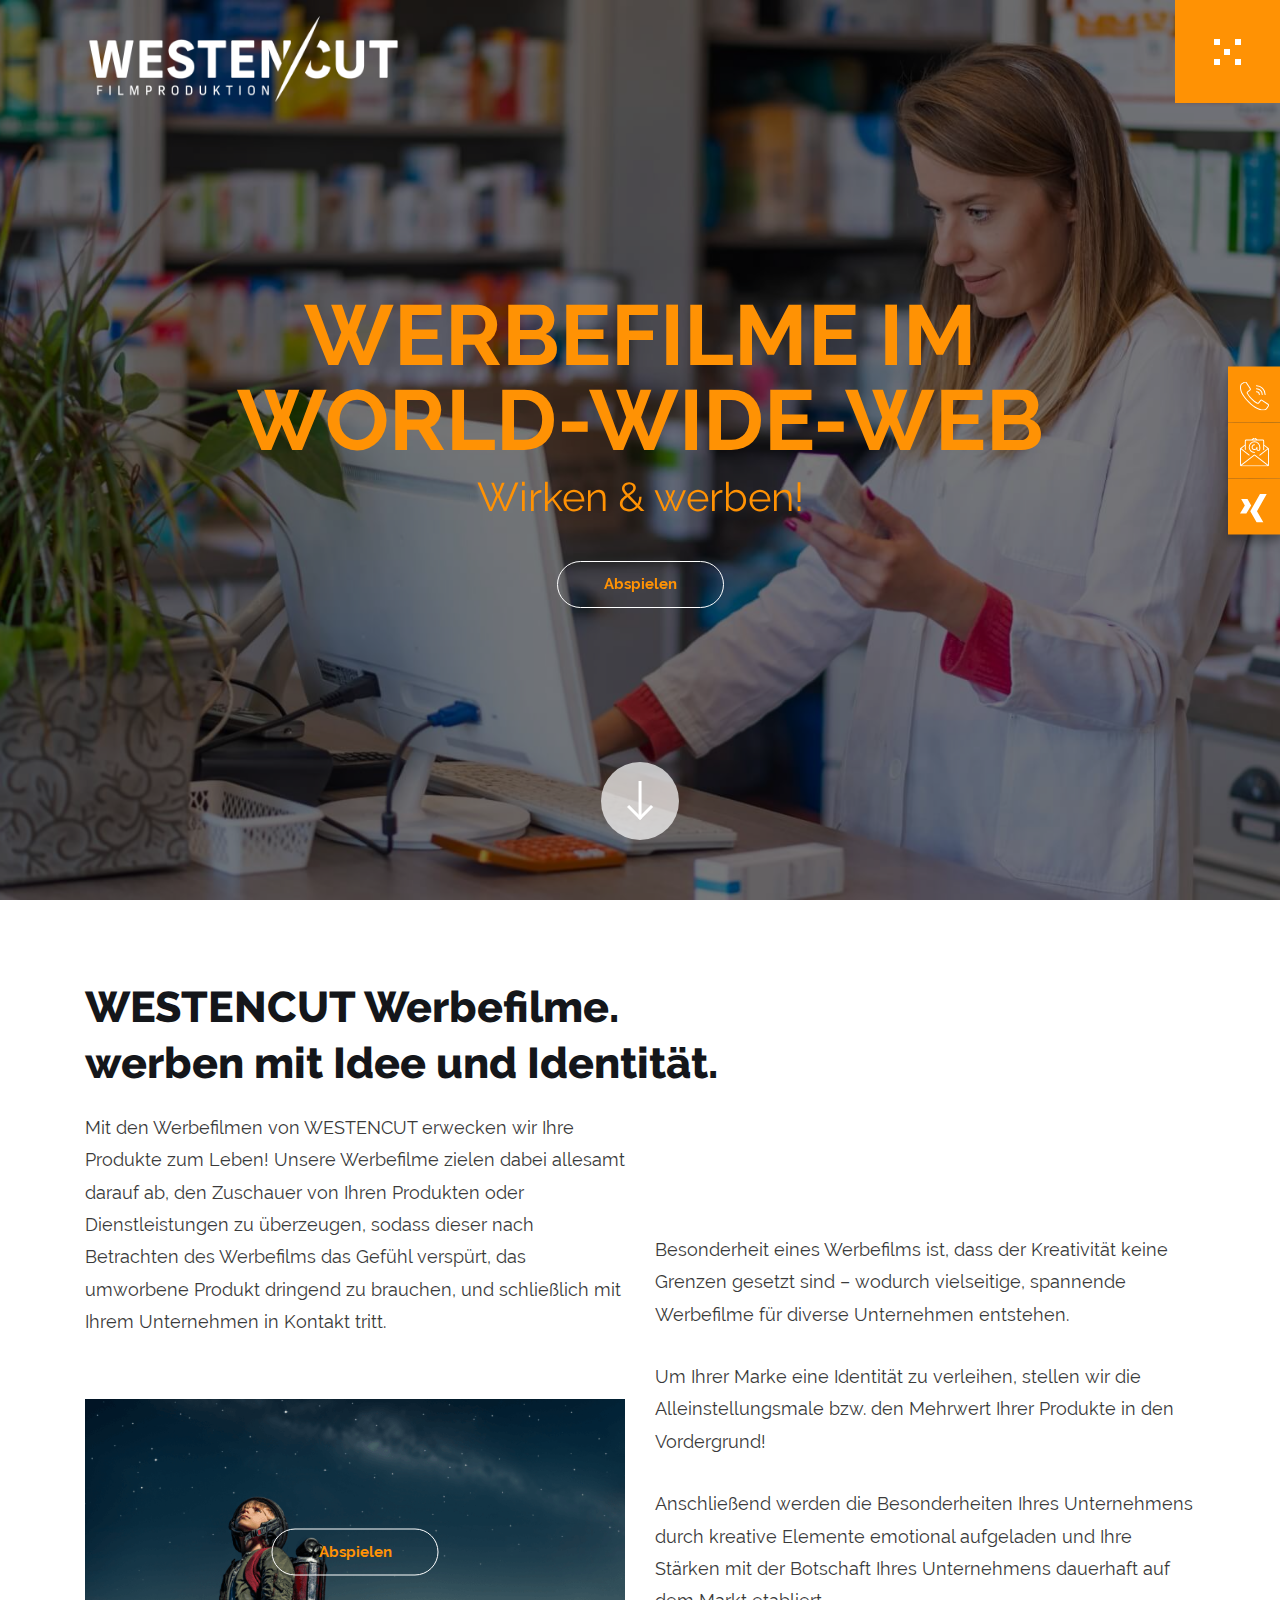
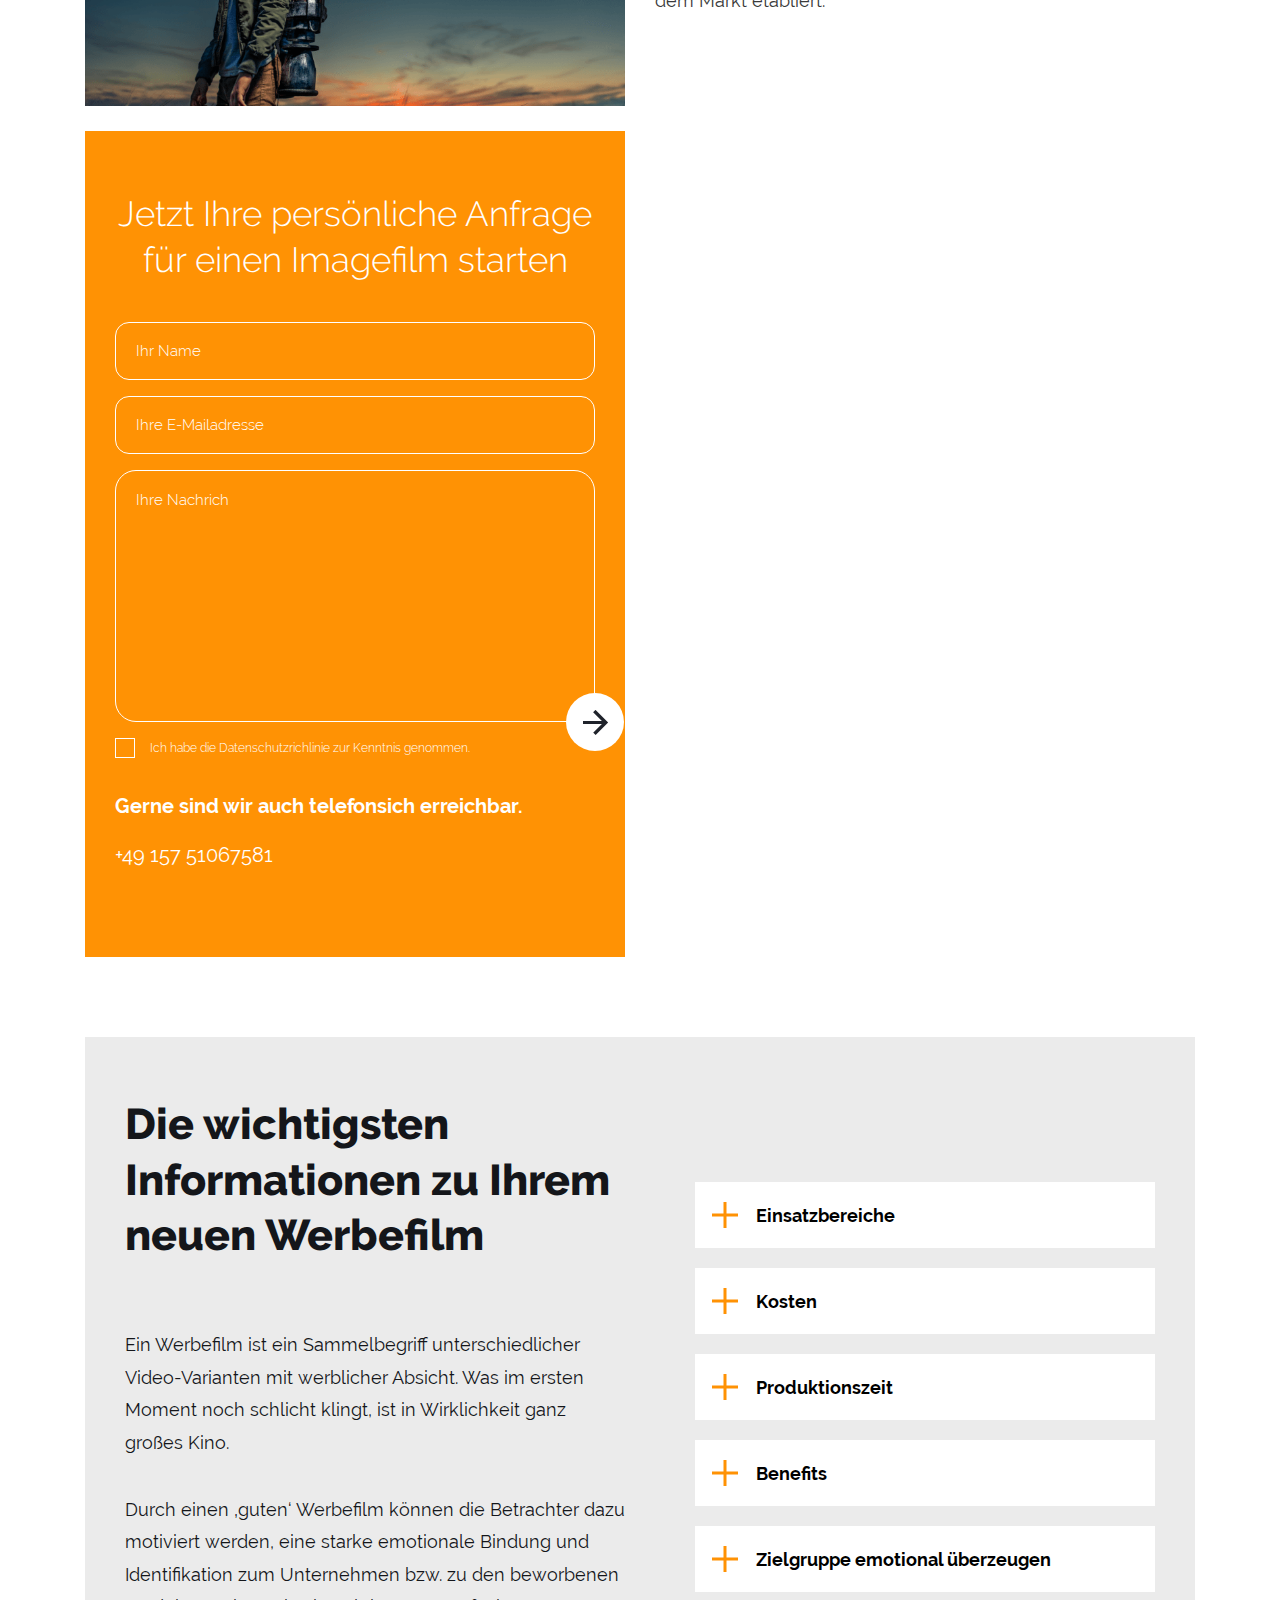
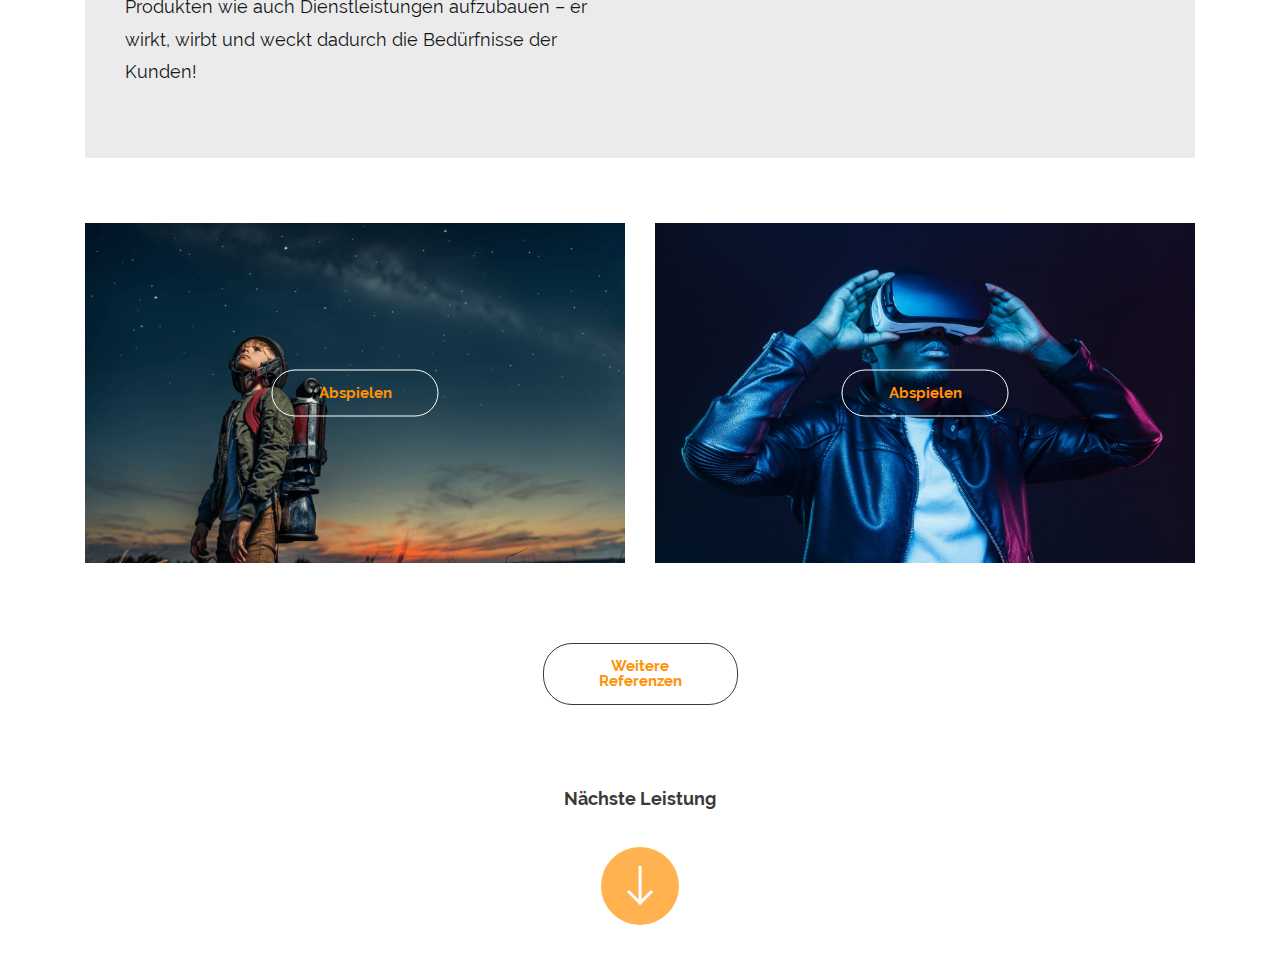
<file: werbefilme.html>
<!DOCTYPE html>
<html lang="en">

<head>
    <title>Professional-Image_Film</title>
    <!-- Meta Tags -->
    <meta charset="utf-8">
    <meta name="viewport" content="width=device-width, initial-scale=1, shrink-to-fit=no">
    <!-- fonts awesome CSS -->
    <link rel="stylesheet" href="css/font-awesome.min.css">
    <!-- For BOOTSTRAP -->
    <link rel="stylesheet" href="css/bootstrap.min.css">
    <!-- For Slick Slider -->
    <link rel="stylesheet" href="css/slick.css">
    <link rel="stylesheet" href="css/slick-theme.css">
    <!-- aos css -->
    <link href="css/aos.css" rel="stylesheet">
    <!-- STYLE SHEET -->
    <link rel="stylesheet" href="css/style.css">
    <link rel="shortcut icon" type="image/png" href="images/favicon.png" />
</head>

<body>
    <div class="wrapper">
        <!-- Header Start -->
        <header>
            <div class="container">
                <nav class="navbar">
                    <a class="navbar-brand" href="index.html">
                        <img src="images/Westencut-Logo.png">
                    </a>
                    <button class="navbar-toggler" type="button" data-toggle="collapse" data-target="#navbarNav" aria-controls="navbarNav" aria-expanded="false" aria-label="Toggle navigation">
                        <img class="initial-toggle" src="images/toggler.png">
                        <img class="expand-toggle" src="images/toggler_expand.png">
                    </button>
                    <div class="collapse navbar-collapse" id="navbarNav">
                        <div class="full-menu">
                            <a href="index.html">
                                <img src="images/Westencut-Logo.png">
                            </a>
                            <ul class="navbar-nav">
                                <li class="nav-item">
                                    <a class="nav-link" href="index.html">home</a>
                                </li>
                                <li class="nav-item">
                                    <a class="nav-link" href="leistungsübersicht.html">leistungen</a>
                                </li>
                                <li class="nav-item">
                                    <a class="nav-link" href="referenzen.html">referenzen</a>
                                </li>
                                <li class="nav-item">
                                    <a class="nav-link" href="agentur.html">Agentur</a>
                                </li>
                                <li class="nav-item">
                                    <a class="nav-link" href="kontakt.html">Kontakt</a>
                                </li>
                            </ul>
                            <div class="bottom_links">
                                <a href="impressum.html">Impressum</a>
                                <a href="datenschutz.html">Datenschutz</a>
                            </div>
                        </div>
                    </div>
                </nav>
            </div>
        </header>
        <div class="side-social-link">
            <ul class="side-social-link-content">
                <li><img src="images/phone-icon-white.svg" alt=""><a href="tel:+49 157 51067581">Anrufen </a></li>
                <li><img src="images/mail-icon-white.svg" alt=""><a href="kontakt.html">Mail schreiben</a></li>
                <li><img src="images/social-icon-white.svg" alt=""><a href="javascript:void(0)">Xing-Profil</a></li>
            </ul>
        </div>
        <!-- Header End -->
        <!-- Content Start -->
        <div class="image-film-main-outer-wrap">
            <div class="image-film-main-wrap" id="scroll-next-1">
                <!-- Banner Start -->
                <section class="banner kundensiete_banner component-banner image-film1" data-aos="zoom-in" data-aos-duration="800">
                    <div class="container">
                        <div class="banner_inner">
                            <h1 data-aos-delay="500" data-aos="fade-up" data-aos-duration="1000">Werbefilme im <br>World-Wide-Web</h1>
                            <p data-aos-delay="500" data-aos="fade-up" data-aos-duration="1500">Wirken & werben!</p>
                            <a data-aos-delay="500" data-aos="fade-up" data-aos-duration="2000" href="" data-toggle="modal" data-target="#videoplaymodal" class="common-btn">Abspielen</a>
                        </div>
                        <a data-aos-delay="500" data-aos="fade-up" data-aos-duration="2200" href="" class="scroll_down" href="#scroll-2">
                            <img src="images/scroll-down-arrow.png">
                        </a>
                    </div>
                </section>
                <!-- Banner End -->
                <section class="image-film" id="scroll-2">
                    <div class="container">
                        <h3>WESTENCUT Werbefilme. <br>werben mit Idee und Identität.</h3>
                        <div class="row">
                            <div class="col-md-6">
                                <div class="content left">
                                    <p>Mit den Werbefilmen von WESTENCUT erwecken wir Ihre Produkte zum Leben! Unsere Werbefilme zielen dabei allesamt darauf ab, den Zuschauer von Ihren Produkten oder Dienstleistungen zu überzeugen, sodass dieser nach Betrachten des Werbefilms das Gefühl verspürt, das umworbene Produkt dringend zu brauchen, und schließlich mit Ihrem Unternehmen in Kontakt tritt.</p>
                                </div>
                                <div class="play_video">
                                    <img src="images/image-film-1.png">
                                    <a href="" data-toggle="modal" data-target="#videoplaymodal" class="common-btn">Abspielen</a>
                                </div>
                                <div class="form-wrap">
                                    <form>
                                        <h4>Jetzt Ihre persönliche Anfrage
                                            für einen Imagefilm starten</h4>
                                        <div class="form-group">
                                            <input type="text" class="form-control" id="name" placeholder="Ihr Name">
                                        </div>
                                        <div class="form-group">
                                            <input type="email" class="form-control" id="emailaddress" placeholder="Ihre E-Mailadresse">
                                        </div>
                                        <div class="form-group textarea_wrap">
                                            <textarea class="form-control" id="exampleFormControlTextarea1" placeholder="Ihre Nachrich"></textarea>
                                            <a href=""><img src="images/Backward_arrow_black.png"></a>
                                        </div>
                                        <div class="form-group checkbox_wrap">
                                            <input type="checkbox" id="check_box">
                                            <label for="check_box"></label>
                                            <span>Ich habe die Datenschutzrichlinie zur Kenntnis genommen.</span>
                                        </div>
                                        <p>Gerne sind wir auch telefonsich erreichbar.</p>
                                        <a href="tel:+49 157 51067581">+49 157 51067581</a>
                                    </form>
                                </div>
                            </div>
                            <div class="col-md-6">
                                <div class="content right">
                                    <p>Besonderheit eines Werbefilms ist, dass der Kreativität keine Grenzen gesetzt sind – wodurch vielseitige, spannende Werbefilme für diverse Unternehmen entstehen.</p>
                                    <p>Um Ihrer Marke eine Identität zu verleihen, stellen wir die Alleinstellungsmale bzw. den Mehrwert Ihrer Produkte in den Vordergrund!
                                    </p>
                                    <p>Anschließend werden die Besonderheiten Ihres Unternehmens durch kreative Elemente emotional aufgeladen und Ihre Stärken mit der Botschaft Ihres Unternehmens dauerhaft auf dem Markt etabliert.</p>
                                    </p>
                                </div>
                                <div class="image-film_img_wrap">
                                    <img data-aos="fade-up" data-aos-duration="1500" src="images/image-film-5.png">
                                    <img data-aos="fade-up" data-aos-duration="1500" data-aos-delay="200" src="images/image-film-6.png">
                                </div>
                            </div>
                        </div>
                    </div>
                </section>
                <section class="accordians_section">
                    <div class="container">
                        <div class="accordian_inner">
                            <div class="row">
                                <div class="col-md-6">
                                    <div class="content">
                                        <h3>Die wichtigsten Informationen zu Ihrem neuen Werbefilm </h3>
                                        <p>Ein Werbefilm ist ein Sammelbegriff unterschiedlicher Video-Varianten mit werblicher Absicht. Was im ersten Moment noch schlicht klingt, ist in Wirklichkeit ganz großes Kino.</p>
                                        <p>Durch einen ‚guten‘ Werbefilm können die Betrachter dazu motiviert werden, eine starke emotionale Bindung und Identifikation zum Unternehmen bzw. zu den beworbenen Produkten wie auch Dienstleistungen aufzubauen – er wirkt, wirbt und weckt dadurch die Bedürfnisse der Kunden!
                                        </p>
                                    </div>
                                </div>
                                <div class="col-md-6">
                                    <div class="acoordian_wrap">
                                        <div id="accordion2" class="myaccordion">
                                            <div class="card">
                                                <div class="card-header" id="Einsatzbereiche">
                                                    <h2 class="mb-0">
                                                        <button class="collapsed" data-toggle="collapse" data-target="#collapseFive" aria-expanded="false" aria-controls="collapseFive">
                                                            <img src="images/accordion_icon.png">
                                                            Einsatzbereiche
                                                        </button>
                                                    </h2>
                                                </div>
                                                <div id="collapseFive" class="collapse" aria-labelledby="Einsatzbereiche" data-parent="#accordion2">
                                                    <div class="card-body">
                                                        <ul>
                                                            <li>Computer Science</li>
                                                            <li>Economics</li>
                                                            <li>Sociology</li>
                                                            <li>Nursing</li>
                                                            <li>English</li>
                                                        </ul>
                                                    </div>
                                                </div>
                                            </div>
                                            <div class="card">
                                                <div class="card-header" id="Kosten">
                                                    <h2 class="mb-0">
                                                        <button class="collapsed" data-toggle="collapse" data-target="#collapseSix" aria-expanded="false" aria-controls="collapseSix">
                                                            <img src="images/accordion_icon.png">
                                                            Kosten
                                                        </button>
                                                    </h2>
                                                </div>
                                                <div id="collapseSix" class="collapse" aria-labelledby="Kosten" data-parent="#accordion2">
                                                    <div class="card-body">
                                                        <ul>
                                                            <li>Computer Science</li>
                                                            <li>Economics</li>
                                                            <li>Sociology</li>
                                                            <li>Nursing</li>
                                                            <li>English</li>
                                                        </ul>
                                                    </div>
                                                </div>
                                            </div>
                                            <div class="card">
                                                <div class="card-header" id="Produktionszeit">
                                                    <h2 class="mb-0">
                                                        <button class="collapsed" data-toggle="collapse" data-target="#collapseSeven" aria-expanded="false" aria-controls="collapseSeven">
                                                            <img src="images/accordion_icon.png">Produktionszeit
                                                        </button>
                                                    </h2>
                                                </div>
                                                <div id="collapseSeven" class="collapse" aria-labelledby="Produktionszeit" data-parent="#accordion2">
                                                    <div class="card-body">
                                                        <ul>
                                                            <li>Informatics</li>
                                                            <li>Mathematics</li>
                                                            <li>Greek</li>
                                                            <li>Biostatistics</li>
                                                            <li>English</li>
                                                            <li>Nursing</li>
                                                        </ul>
                                                    </div>
                                                </div>
                                            </div>
                                            <div class="card">
                                                <div class="card-header" id="Benefits">
                                                    <h2 class="mb-0">
                                                        <button class="collapsed" data-toggle="collapse" data-target="#collapseEight" aria-expanded="false" aria-controls="collapseEight">
                                                            <img src="images/accordion_icon.png">
                                                            Benefits
                                                        </button>
                                                    </h2>
                                                </div>
                                                <div id="collapseEight" class="collapse" aria-labelledby="Benefits" data-parent="#accordion2">
                                                    <div class="card-body">
                                                        <ul>
                                                            <li>Astrophysics</li>
                                                            <li>Informatics</li>
                                                            <li>Criminology</li>
                                                            <li>Economics</li>
                                                        </ul>
                                                    </div>
                                                </div>
                                            </div>
                                            <div class="card">
                                                <div class="card-header" id="Zielgruppe emotional überzeugen">
                                                    <h2 class="mb-0">
                                                        <button class="collapsed" data-toggle="collapse" data-target="#collapseNine" aria-expanded="false" aria-controls="collapseNine">
                                                            <img src="images/accordion_icon.png">
                                                            Zielgruppe emotional überzeugen
                                                        </button>
                                                    </h2>
                                                </div>
                                                <div id="collapseNine" class="collapse" aria-labelledby="Zielgruppe emotional überzeugen" data-parent="#accordion2">
                                                    <div class="card-body">
                                                        <ul>
                                                            <li>Astrophysics</li>
                                                            <li>Informatics</li>
                                                            <li>Criminology</li>
                                                            <li>Economics</li>
                                                        </ul>
                                                    </div>
                                                </div>
                                            </div>
                                        </div>
                                    </div>
                                </div>
                            </div>
                        </div>
                    </div>
                </section>
                <section class="image-film-video-wrap">
                    <div class="container">
                        <div class="row">
                            <div class="col-md-6">
                                <div class="play_video">
                                    <img src="images/image-film-4.png">
                                    <a href="" data-toggle="modal" data-target="#videoplaymodal" class="common-btn">Abspielen</a>
                                </div>
                            </div>
                            <div class="col-md-6">
                                <div class="play_video">
                                    <img src="images/video_img_2.jpg">
                                    <a href="" data-toggle="modal" data-target="#videoplaymodal" class="common-btn">Abspielen</a>
                                </div>
                            </div>
                        </div>
                        <a href="referenzen.html" class="common-btn">Weitere Referenzen</a>
                    </div>
                </section>
                <section class="scroll_down_wrap">
                    <div class="container">
                        <span>Nächste Leistung</span>
                        <a class="scroll_down" href="produkt-filme.html">
                            <img src="images/scroll-down-arrow.png">
                        </a>
                    </div>
                </section>
                <section class="for-check"></section>
            </div>
        </div>
        <!-- Content End -->
        <!-- Footer Start -->
        <!-- <footer>
            <div class="upper">
                <div class="container">
                    <div class="footer-head">
                        <a href="index.html">
                            <img src="images/Westencut-Logo.png">
                        </a>
                        <h5>Marketing mit Image- & Werbefilmen</h5>
                    </div>
                    <div class="row">
                        <div class="col-xl-4 col-lg-5">
                            <div class="kontact">
                                <h6>Kontakt</h6>
                                <ul>
                                    <li><a href=""><b>Nils-Jannik Schmidt Filmproduktion</b></a></li>
                                    <li class="address">Westen 28 <br>42855 Remscheid</li>
                                    <li>Telefon: <a href="tel:+49 157 51067581">+49 157 51067581</a></li>
                                    <li>E-Mail: <a href="mailto:info@westencut.com">info@westencut.com</a></li>
                                </ul>
                            </div>
                        </div>
                        <div class="col-xl-8 col-lg-7">
                            <div class="sitemap">
                                <h6>Sitemap</h6>
                                <div class="row">
                                    <div class="col-xl-3 col-sm-6">
                                        <ul class="links">
                                            <li><a href="agentur.html">Agentur</a></li>
                                            <li><a href="">Werbefilme</a></li>
                                            <li><a href="">Imagefilme</a></li>
                                        </ul>
                                    </div>
                                    <div class="col-xl-3 col-sm-6">
                                        <ul class="links">
                                            <li><a href="produkt-filme.html">Produktvideos</a></li>
                                            <li><a href="veranstaltungs-filme.html">Veranstaltungsvideos</a></li>
                                            <li><a href="social-media.html">Social Media Pakete</a></li>
                                        </ul>
                                    </div>
                                    <div class="col-xl-3 col-sm-6">
                                        <ul class="links">
                                            <li><a href="referenzen.html">Refrenzen</a></li>
                                            <li><a href="kontakt.html">Kontakt</a></li>
                                        </ul>
                                    </div>
                                    <div class="col-xl-3 col-sm-6">
                                        <ul class="social-links">
                                            <a href=""><i class="fa fa-facebook"></i></a>
                                            <a href=""><i class="fa fa-instagram"></i></a>
                                        </ul>
                                    </div>
                                </div>
                            </div>
                        </div>
                    </div>
                </div>
            </div>
            <div class="bottom">
                <a href="" class="design_btn">Design by <span>pechschwarz Media</span></a>
                <div class="container">
                    <div class="row">
                        <div class="col-xl-4 col-lg-5 col-sm-7">
                            <span>Copyright <a href="index.html">Westencut Filmproduktion</a> 2020</span>
                        </div>
                        <div class="col-xl-8 col-lg-7 col-sm-5">
                            <div class="row">
                                <div class="col-xl-3 col-lg-4  col-sm-6">
                                    <a href="impressum.html">Impressum</a>
                                </div>
                                <div class="col-xl-3 col-lg-4  col-sm-6">
                                    <a href="datenschutz.html">Datenschutz</a>
                                </div>
                            </div>
                        </div>
                    </div>
                </div>
            </div>
        </footer> -->
        <div class="modal fade video_modal" id="videoplaymodal" tabindex="-1" role="dialog" aria-labelledby="myModalLabel">
            <div class="modal-dialog" role="document">
                <div class="modal-content">
                    <button type="button" class="close" data-dismiss="modal" aria-label="Close"><span aria-hidden="true">&times;</span></button>
                    <div class="modal-body">
                        <iframe id="player" src="https://www.youtube.com/embed/n1189-1qe50?mute=1&autoplay=1" frameborder="0" allow="accelerometer; encrypted-media; gyroscope; picture-in-picture" allowfullscreen loop></iframe>
                    </div>
                </div>
            </div>
        </div>
        <!-- Footer End -->
    </div>
    <script src="js/jquery-3.3.1.min.js"></script>
    <script src="js/slick.min.js"></script>
    <script src="js/bootstrap.min.js"></script>
    <script src="js/aos.js"></script>
    <script src="js/jquery-visible.js"></script>
    <script src="js/custom.js"></script>
</body>

</html>
</file>
<file: css/style.css>
@font-face {
    font-family: 'Raleway';
    src: url('../fonts/Raleway-SemiBold.woff2') format('woff2'),
        url('../fonts/Raleway-SemiBold.woff') format('woff');
    font-weight: 600;
    font-style: normal;
    font-display: swap;
}

@font-face {
    font-family: 'Raleway';
    src: url('../fonts/Raleway-Italic.woff2') format('woff2'),
        url('../fonts/Raleway-Italic.woff') format('woff');
    font-weight: normal;
    font-style: italic;
    font-display: swap;
}

@font-face {
    font-family: 'Raleway';
    src: url('../fonts/Raleway-MediumItalic.woff2') format('woff2'),
        url('../fonts/Raleway-MediumItalic.woff') format('woff');
    font-weight: 500;
    font-style: italic;
    font-display: swap;
}

@font-face {
    font-family: 'Raleway';
    src: url('../fonts/Raleway-Regular.woff2') format('woff2'),
        url('../fonts/Raleway-Regular.woff') format('woff');
    font-weight: normal;
    font-style: normal;
    font-display: swap;
}

@font-face {
    font-family: 'Raleway';
    src: url('../fonts/Raleway-SemiBoldItalic.woff2') format('woff2'),
        url('../fonts/Raleway-SemiBoldItalic.woff') format('woff');
    font-weight: 600;
    font-style: italic;
    font-display: swap;
}

@font-face {
    font-family: 'Raleway';
    src: url('../fonts/Raleway-BoldItalic.woff2') format('woff2'),
        url('../fonts/Raleway-BoldItalic.woff') format('woff');
    font-weight: bold;
    font-style: italic;
    font-display: swap;
}

@font-face {
    font-family: 'Raleway';
    src: url('../fonts/Raleway-ExtraBold.woff2') format('woff2'),
        url('../fonts/Raleway-ExtraBold.woff') format('woff');
    font-weight: 800;
    font-style: normal;
    font-display: swap;
}

@font-face {
    font-family: 'Raleway';
    src: url('../fonts/Raleway-Black.woff2') format('woff2'),
        url('../fonts/Raleway-Black.woff') format('woff');
    font-weight: 900;
    font-style: normal;
    font-display: swap;
}

@font-face {
    font-family: 'Raleway';
    src: url('../fonts/Raleway-ExtraLightItalic.woff2') format('woff2'),
        url('../fonts/Raleway-ExtraLightItalic.woff') format('woff');
    font-weight: 200;
    font-style: italic;
    font-display: swap;
}

@font-face {
    font-family: 'Raleway';
    src: url('../fonts/Raleway-Medium.woff2') format('woff2'),
        url('../fonts/Raleway-Medium.woff') format('woff');
    font-weight: 500;
    font-style: normal;
    font-display: swap;
}

@font-face {
    font-family: 'Raleway';
    src: url('../fonts/Raleway-BlackItalic.woff2') format('woff2'),
        url('../fonts/Raleway-BlackItalic.woff') format('woff');
    font-weight: 900;
    font-style: italic;
    font-display: swap;
}

@font-face {
    font-family: 'Raleway';
    src: url('../fonts/Raleway-ExtraBoldItalic.woff2') format('woff2'),
        url('../fonts/Raleway-ExtraBoldItalic.woff') format('woff');
    font-weight: 800;
    font-style: italic;
    font-display: swap;
}

@font-face {
    font-family: 'Raleway';
    src: url('../fonts/Raleway-Thin.woff2') format('woff2'),
        url('../fonts/Raleway-Thin.woff') format('woff');
    font-weight: 100;
    font-style: normal;
    font-display: swap;
}

@font-face {
    font-family: 'Raleway';
    src: url('../fonts/Raleway-ThinItalic.woff2') format('woff2'),
        url('../fonts/Raleway-ThinItalic.woff') format('woff');
    font-weight: 100;
    font-style: italic;
    font-display: swap;
}

@font-face {
    font-family: 'Raleway';
    src: url('../fonts/Raleway-ExtraLight.woff2') format('woff2'),
        url('../fonts/Raleway-ExtraLight.woff') format('woff');
    font-weight: 200;
    font-style: normal;
    font-display: swap;
}

@font-face {
    font-family: 'Raleway';
    src: url('../fonts/Raleway-LightItalic.woff2') format('woff2'),
        url('../fonts/Raleway-LightItalic.woff') format('woff');
    font-weight: 300;
    font-style: italic;
    font-display: swap;
}

@font-face {
    font-family: 'Raleway';
    src: url('../fonts/Raleway-Light.woff2') format('woff2'),
        url('../fonts/Raleway-Light.woff') format('woff');
    font-weight: 300;
    font-style: normal;
    font-display: swap;
}

@font-face {
    font-family: 'Raleway';
    src: url('../fonts/Raleway-Bold.woff2') format('woff2'),
        url('../fonts/Raleway-Bold.woff') format('woff');
    font-weight: bold;
    font-style: normal;
    font-display: swap;
}

@font-face {
    font-family: 'Rubik';
    src: url('../fonts/Rubik-Regular.woff2') format('woff2'),
        url('../fonts/Rubik-Regular.woff') format('woff');
    font-weight: normal;
    font-style: normal;
    font-display: swap;
}

@font-face {
    font-family: 'Rubik';
    src: url('../fonts/Rubik-Bold.woff2') format('woff2'),
        url('../fonts/Rubik-Bold.woff') format('woff');
    font-weight: bold;
    font-style: normal;
    font-display: swap;
}

@font-face {
    font-family: 'Rubik';
    src: url('../fonts/Rubik-Medium.woff2') format('woff2'),
        url('../fonts/Rubik-Medium.woff') format('woff');
    font-weight: 500;
    font-style: normal;
    font-display: swap;
}

@font-face {
    font-family: 'Rubik';
    src: url('../fonts/Rubik-BoldItalic.woff2') format('woff2'),
        url('../fonts/Rubik-BoldItalic.woff') format('woff');
    font-weight: bold;
    font-style: italic;
    font-display: swap;
}

@font-face {
    font-family: 'Rubik';
    src: url('../fonts/Rubik-Italic.woff2') format('woff2'),
        url('../fonts/Rubik-Italic.woff') format('woff');
    font-weight: normal;
    font-style: italic;
    font-display: swap;
}

@font-face {
    font-family: 'Rubik';
    src: url('../fonts/Rubik-Black.woff2') format('woff2'),
        url('../fonts/Rubik-Black.woff') format('woff');
    font-weight: 900;
    font-style: normal;
    font-display: swap;
}

@font-face {
    font-family: 'Rubik';
    src: url('../fonts/Rubik-BlackItalic.woff2') format('woff2'),
        url('../fonts/Rubik-BlackItalic.woff') format('woff');
    font-weight: 900;
    font-style: italic;
    font-display: swap;
}

@font-face {
    font-family: 'Rubik';
    src: url('../fonts/Rubik-MediumItalic.woff2') format('woff2'),
        url('../fonts/Rubik-MediumItalic.woff') format('woff');
    font-weight: 500;
    font-style: italic;
    font-display: swap;
}

@font-face {
    font-family: 'Rubik';
    src: url('../fonts/Rubik-LightItalic.woff2') format('woff2'),
        url('../fonts/Rubik-LightItalic.woff') format('woff');
    font-weight: 300;
    font-style: italic;
    font-display: swap;
}

@font-face {
    font-family: 'Rubik';
    src: url('../fonts/Rubik-Light.woff2') format('woff2'),
        url('../fonts/Rubik-Light.woff') format('woff');
    font-weight: 300;
    font-style: normal;
    font-display: swap;
}

* {
    padding: 0;
    margin: 0;
    font-family: 'Raleway';
}

body {
    font-family: 'Raleway';
}


html {
    scroll-behavior: smooth;
}

a:focus {
    outline: 0 !important;
}

body,
textarea,
input {
    padding: 0;
    margin: 0;
    line-height: 1.5;
    font-weight: 400;
    color: #2C353C;
}

a {
    display: inline-block;
}

a:hover {
    text-decoration: none;
}

h1,
h2,
h3,
h4,
h5,
h6 {
    padding: 0;
    margin: 0;
    font-weight: 400;
}

p {
    margin: 0;
    padding: 0;
}

h1 {
    color: #FF9204;
    font-size: 150px;
    font-weight: 800;
    line-height: 1;
    text-transform: uppercase;
}

h2 {
    font-size: 60px;
    font-weight: 800;
    line-height: 1.2;
    color: #3A3A3A;
    text-transform: uppercase;
}

h3 {
    font-size: 50px;
    font-weight: 800;
    line-height: 1.3;
    color: #3A3A3A;
}

h4 {
    font-size: 40px;
    font-weight: 800;
    color: #fff;
    line-height: 1.3;
}

h5 {
    font-size: 30px;
    font-weight: bold;
    font-family: 'Rubik';
    line-height: 1.7;
}

p {
    font-size: 18px;
    color: #fff;
    line-height: 1.8;
    font-weight: 300;
}

button:focus {
    outline: 0;
}

ul,
ol {
    padding: 0;
    margin: 0;
    list-style: none;
}

.common-btn {
    font-size: 15px;
    font-weight: bold;
    color: #FF9204;
    line-height: 1;
    border: 1px solid #fff;
    border-radius: 29px;
    padding: 20px 10px;
    width: 176px;
    text-align: center;
    transition: all ease-in-out 0.3s;
}

.common-btn:hover {
    background: #FF9204;
    color: #fff;
    border: 1px solid #FF9204;
}

/***********************/
header {
    position: absolute;
    top: 0;
    left: 0;
    width: 100%;
    z-index: 5;
    position: absolute;
    padding-top: 15px;
}

header.fixed {
    padding-bottom: 0;
    z-index: 10;
}

header .collapse {
    display: none !important;
}

header nav {
    padding: 0 !important;
    position: static !important;
}

header .navbar-collapse {
    position: fixed;
    top: 0;
    left: 0;
    right: 0;
    width: 100%;
    z-index: 3;
    opacity: 0;
    transition: all ease-in-out 0.2s;
}

header .navbar-collapse.show {

    opacity: 1;
}

header .full-menu {
    height: 100vh;
    background: #14161A;
    text-align: center;
    overflow: auto;
    display: flex;
    flex-direction: column;
    justify-content: space-between;
    align-items: center;
}

header .full-menu>a {
    margin: 55px 0;
}

header .navbar-nav {
    margin-bottom: 40px;
}

header .navbar-nav li a {
    font-weight: 800;
    color: #fff;
    padding: 0 !important;
    font-size: 60px;
    line-height: 1.1;
    margin-bottom: 50px;
    text-transform: uppercase;
    transition: all ease-in-out 0.2s;
}

header .navbar-nav li a:hover {
    color: #FF9204;
}

header .bottom_links {
    display: flex;
    align-items: center;
    justify-content: center;
    margin-bottom: 20px;
}

header .bottom_links a {
    display: flex;
    align-items: center;
    justify-content: center;
    font-size: 50px;
    text-transform: capitalize;
    color: #fff;
    margin: 0 50px;
    font-weight: 300;
    transition: all ease-in-out 0.2s;
}

header .bottom_links a:hover {
    color: #FF9204;
}

header .bottom_links a:first-child {
    margin-left: 0;
}

header .bottom_links a:last-child {
    margin-right: 0;
}

header .navbar-toggler {
    display: block;
    padding: 0;
    border: 0;
    width: 105px;
    height: 103px;
    background: #FF9204;
    border-radius: 0;
    display: flex;
    align-items: center;
    justify-content: center;
    position: fixed;
    top: 0;
    right: 0;
    z-index: 4;
}


header .navbar-toggler img {
    transition: all ease-in-out 0.4s;
}

header .navbar-toggler[aria-expanded="true"] .expand-toggle {
    opacity: 0;
    visibility: hidden;
    width: 0;
}

header .navbar-toggler[aria-expanded="false"] .initial-toggle {
    opacity: 0;
    visibility: hidden;
    width: 0;
}

header .collapse.show {
    display: block !important;
}

header .navbar-brand {
    padding: 0;
    margin: 0;
}

.side-social-link {
    position: fixed;
    right: 0;
    display: inline-block;
    background: transparent;
    top: 50%;
    text-align: right;
    padding: 0;
    transform: translateY(-50%);
    height: 167px;
    z-index: 5;

}

.side-social-link li {
    padding: 15px 5px 12px 12px;
    background: #FF9204;
    width: 53px;
    margin-left: auto;
    margin-right: 0;
    transition: 0.6s all ease;
    display: flex;
    max-height: 56px;
    align-items: center;
    box-shadow: 0px 8px 9px rgba(0, 0, 0, 0.3);
}

.side-social-link li:hover {
    width: 200px;
}

.side-social-link li a {
    color: #fff;
    font-weight: 300;
    transition: 0.6s;
    margin-left: 10px;
    font-size: 0;
    opacity: 0;
}

.side-social-link li:hover a {
    font-size: 18px;
    opacity: 1;

}

.side-social-link-content {
    list-style: none;
    text-align: left;
    margin-right: -1px;
}

.side-social-link li img {
    width: 29px;
    height: 29px;
    object-fit: contain;
}

.scroll_down {
    height: 88px;
    width: 88px;
    border-radius: 50%;
    background: rgba(255, 255, 255, 0.7);
    position: absolute;
    bottom: 60px;
    left: 0;
    display: flex;
    align-items: center;
    justify-content: center;
}

.banner {
    width: 100%;
    background: url('../images/banner_2.jpg') center/cover no-repeat;
    min-height: 776px;
    position: relative;
    display: flex;
    align-items: center;
    justify-content: flex-start;
}

.banner .container {
    position: relative;
}

.banner.referenzen_banner {
    background: url('../images/referenzen_banner.jpg') center/cover no-repeat;
}

.banner.startsiete_banner {
    background: url('../images/startsiete_banner.jpg') center/cover no-repeat;
    height: 100vh;
}

.banner.kontakt_banner {
    background: url('../images/kontakt_banner.jpg') center/cover no-repeat;
    min-height: 1080px;
    overflow: hidden;
}

.banner.kundensiete_banner {
    background: url('../images/kundensiete_banner.jpg') center/cover no-repeat;
    height: 100vh;
}

.banner.kundensiete_banner.image-film1 {
    background: url('../images/image-film-banner-1.jpg') center/cover no-repeat;
}

.banner.kundensiete_banner.image-film2 {
    background: url('../images/image-film-banner-2.jpg') center/cover no-repeat;
}

.banner.kundensiete_banner.image-film3 {
    background: url('../images/image-film-banner-3.jpg') center/cover no-repeat;
}

.banner.kundensiete_banner.image-film4 {
    background: url('../images/image-film-banner-4.jpg') center/cover no-repeat;
}

.banner.startsiete_banner .container {
    height: 100%;
    display: flex;
    align-items: center;
}

.banner.component-banner .container {
    height: 100%;
    display: flex;
    align-items: center;
    justify-content: center;
    text-align: center;
}

.banner.component-banner h1 {
    font-size: 100px;
    font-weight: bold;
}

.banner.component-banner .banner_inner p {
    color: #FF9204;
    margin-bottom: 50px;
    line-height: 1.2;
}

.banner.component-banner .scroll_down {
    left: 0;
    right: 0;
    margin: 0 auto;
}

.banner.impressum_datenschutz h1 {
    margin-bottom: 110px;
}

.banner.kontakt_banner h1 {
    font-size: 60px;
    max-width: 800px;
    margin-bottom: 75px;
    font-weight: bold;
}

.banner.kontakt_banner ul li {
    display: flex;
    align-items: center;
    justify-content: flex-start;
    margin-bottom: 40px;
}

.banner.kontakt_banner ul li b {
    font-size: 27px;
    font-weight: bold;
    line-height: 1.2;
    color: #fff;
}

.banner.kontakt_banner ul li img {
    margin-right: 50px;
}

.banner:before {
    position: absolute;
    content: '';
    background: rgba(0, 0, 0, 0.53);
    width: 100%;
    height: 100%;
    top: 0;
    left: 0;
}

.banner .banner_inner {
    position: relative;
    z-index: 1;
}

.banner .banner_inner p {
    font-size: 50px;
    font-weight: normal;
    line-height: 0.9;
    color: #fff;
    margin-top: 10px;
}

/*********** Video Marketing single************/
.Video-Marketing {
    padding: 150px 0;
}

.Video-Marketing .single-wrap {
    position: relative;
    margin-bottom: 200px;
}

.Video-Marketing .single-wrap a.common-btn:hover {
    width: 210px;
}

.Video-Marketing .container .single-wrap:last-child {
    position: relative;
    margin-bottom: 0;
}

.Video-Marketing .single-wrap:before {
    position: absolute;
    content: '';
    background: rgba(0, 0, 0, 0.53);
    width: 100%;
    height: 100%;
    top: 0;
    left: 0;
}

.Video-Marketing .single-wrap img {
    width: 100%;
}

.Video-Marketing .single-wrap .bottom {
    display: flex;
    justify-content: flex-start;
    align-items: flex-start;
    position: absolute;
    width: 100%;
    height: 51%;
    bottom: -85px;
}

.Video-Marketing .single-wrap .left {
    width: 50%;
    padding: 0 160px;
}

.Video-Marketing .single-wrap .left h4 {
    text-transform: uppercase;
}

.Video-Marketing .single-wrap .right {
    width: 50%;
    background: #14161A;
    padding: 90px 160px;
    height: 100%;
}

.Video-Marketing .single-wrap .left p {
    margin-bottom: 30px;
}

/************* pricing *************/
.pricing {
    display: flex;
}

.pricing .box {
    width: 50%;
    padding: 8%;
}

.pricing .box h3 {
    margin-bottom: 200px;
    min-height: 60px;
}

.pricing .box p {
    color: #3A3A3A;
    margin-bottom: 30px;
    font-weight: normal;
}

.pricing .box p b {
    font-weight: bold;
}

.pricing .box.left p {
    color: #3A3A3A;
}

.pricing .box.right {
    background: #14161A;
}

.pricing .box.right p {
    color: #fff;
}

/************* Main Form *************/
.main_form {
    display: flex;
}

.form-wrap {
    width: 50%;
    background: #FF9204;
    padding: 8%;
}

.main_form .img_wrap {
    width: 50%;
    background: url('../images/form-img-1.jpg') center/cover no-repeat;

}

.main_form .img_wrap.bg-2 {
    background: url('../images/form-img-2.jpg') center/cover no-repeat;
}

.main_form .img_wrap img {
    width: 100%;
    object-fit: cover;
    height: 100%;
}

.form-wrap h4 {
    font-size: 35px;
    line-height: 1.3;
    color: #fff;
    font-weight: 300;
    margin-bottom: 70px;
    max-width: 400px;
}

.form-wrap form input,
.form-wrap form textarea {
    border-radius: 14px;
    border: 1px solid #fff;
    background: transparent;
    color: #fff;
    height: 58px;
    line-height: 58px;
    padding: 0 20px;
    color: #fff;
    font-size: 15px;
    font-weight: 300;
}

.form-wrap form input::-webkit-input-placeholder {
    /* Edge */
    color: #fff;
    font-size: 15px;
    font-weight: 300;
}

.form-wrap form input:-ms-input-placeholder {
    /* Internet Explorer 10-11 */
    color: #fff;
    font-size: 15px;
    font-weight: 300;
}

.form-wrap form input::placeholder {
    color: #fff;
    font-size: 15px;
    font-weight: 300;
}

.form-wrap form textarea::-webkit-input-placeholder {
    /* Edge */
    color: #fff;
    font-size: 15px;
    font-weight: 300;
}

.form-wrap form textarea:-ms-input-placeholder {
    /* Internet Explorer 10-11 */
    color: #fff;
    font-size: 15px;
    font-weight: 300;
}

.form-wrap form textarea::placeholder {
    color: #fff;
    font-size: 15px;
    font-weight: 300;
}

.form-wrap form input:focus,
.form-wrap form textarea:focus {
    background: transparent;
}

.form-wrap form .textarea_wrap {
    position: relative;
    margin-top: 95px;
}

.form-wrap form .textarea_wrap a {
    position: absolute;
    background: #1F232B;
    height: 58px;
    width: 58px;
    border-radius: 50%;
    display: flex;
    align-items: center;
    justify-content: center;
    right: -29px;
    bottom: -29px;
}

.form-wrap form textarea {
    border-radius: 21px;
    padding: 0 20px;
    height: 252px;
}

.form-wrap form p {
    font-size: 20px;
    font-weight: bold;
    color: #fff;
    line-height: 1.2;
    margin-bottom: 25px;
}

.form-wrap form a {
    font-size: 20px;
    font-weight: normal;
    color: #fff;
    line-height: 1.2;
}

.checkbox_wrap {
    margin-bottom: 35px;
    display: flex;
}

.checkbox_wrap input {
    padding: 0;
    height: initial;
    width: initial;
    margin-bottom: 0;
    display: none;
    cursor: pointer;
}

.checkbox_wrap label {
    position: relative;
    cursor: pointer;

}

.checkbox_wrap span {
    color: #fff;
    font-weight: 300;
    font-size: 12px;
    padding-left: 35px;
    margin: 0;
    line-height: 1.7;
    display: inline-block;
}

.checkbox_wrap label:before {
    content: '';
    -webkit-appearance: none;
    background-color: transparent;
    border: 1px solid #fff;
    box-shadow: unset;
    padding: 9px;
    display: inline-block;
    position: relative;
    vertical-align: middle;
    cursor: pointer;
    margin-right: 5px;
    position: absolute;
    left: 0;
}

.checkbox_wrap input:checked+label:after {
    content: '';
    display: block;
    position: absolute;
    top: 2px;
    left: 7px;
    width: 6px;
    height: 14px;
    border: solid #fff;
    border-width: 0 2px 2px 0;
    transform: rotate(45deg);
}

/*************** logos **************/
.logos {
    background: #1F232B;
    overflow: hidden;
    margin: 70px 0;
}

.logo-slides {
    width: 110%;

}

.logos .logo-wrap {
    display: flex !important;
    align-items: center;
    justify-content: center;
    max-width: 100%;
    min-height: 123px;
}

.logos .logo-wrap a {
    display: inline-block;
}

.logos .logo-wrap a:focus {
    outline: 0;
}

/*************** logo-detail **************/
.logo_detail {
    background: #F5F5F7;
    padding: 115px 0;
}

.logo_detail .logo_detail_inner {
    max-width: 900px;
    margin: 0 auto;
}

.logo_detail .logo_name {
    display: flex;
    align-items: center;
    height: 100%;
    justify-content: center;
}

.logo_detail .logo_name img {
    max-width: 100%;
}

.logo_detail .box {
    text-align: center;
}

.logo_detail .logo_content {}

.logo_detail .logo_content h5 {
    font-size: 30px;
    line-height: 1.7;
    font-family: 'Rubik';
    font-weight: bold;
    margin-bottom: 35px;
    color: #14161A;
    text-transform: uppercase;
}

.logo_detail .logo_content p {
    font-family: 'Rubik';
    color: #14161A;
    margin-bottom: 7px;

}

/**************** Koorperationen ****************/
.Koorperationen_inner {
    padding: 55px 0;
    max-width: 1060px;
}

/*********** still-logos **********/
.still-logos {
    background: #3A3A3A;
    text-align: center;
    margin-bottom: 48px;
}

.still-logos a {
    background: #3A3A3A;
    margin: 80px 0;
    display: inline-block;
}

.still-logos a img {
    max-width: 100%;
}

/*********** refrenz_videos **********/


.refrenz_videos .head h2 {
    margin-bottom: 40px;
}

.refrenz_videos>.container>.head {
    padding: 80px 0 55px;
}

.refrenz_videos .head .nav-tabs .nav-link {
    padding: 0;
    border: 0;
    border-radius: 0;
    font-size: 20px;
    font-weight: 300;
    color: #3A3A3A;
    line-height: 1.2;
    margin-bottom: 25px;
}

.refrenz_videos .head .nav-tabs .nav-link.active {
    font-weight: bold;
    display: inline-block;
}

.refrenz_videos .head .nav-tabs .nav-link span {
    display: inline-block;
    padding-right: 25px;
}

.refrenz_videos .head .nav-tabs {
    border: 0;
    max-width: 850px;
    display: block;
    column-count: 3;
}



/************ videos_wrap ***********/

.videos_wrap .row {
    margin: 0;
}

.videos_wrap .row>div {
    margin: 0;
    width: 25%;
    flex: 0 0 25%;
}

.videos_wrap .col-lg-4 {
    padding: 0;
}

.videos_wrap .video_box {
    position: relative;
    height: 100%;
    transition: all ease-in-out 0.3s;
    background-size: cover;
    background-position: center;
    background-repeat: no-repeat;
    height: 450px;
}

.videos_wrap .video_box.bg-1 {
    background-image: url('../images/video-img-1.png');
}

.videos_wrap .video_box.bg-2 {
    background-image: url('../images/video-img-2.png');
}

.videos_wrap .video_box.bg-3 {
    background-image: url('../images/video-img-3.png');
}

.videos_wrap .video_box.bg-4 {
    background-image: url('../images/video-img-4.png');
}

.videos_wrap .video_box.bg-5 {
    background-image: url('../images/video-img-5.png');
}

.videos_wrap .video_box.bg-6 {
    background-image: url('../images/video-img-6.png');
}

.videos_wrap .video_box.bg-7 {
    background-image: url('../images/video-img-7.png');
}

.videos_wrap .video_box.bg-8 {
    background-image: url('../images/video-img-8.png');
}

.videos_wrap .video_box .head {
    color: #fff;
}

.videos_wrap .video_box .head h5 {
    text-transform: uppercase;
}

.videos_wrap .video_box span {
    color: #fff;
    font-size: 15px;
    line-height: 1.7;
    font-weight: 300;
    font-family: 'Rubik';
}

.videos_wrap .video_box .overlay_box {
    background: rgba(0, 0, 0, 0.52);
    position: absolute;
    height: 100%;
    width: 100%;
    z-index: 1;
    display: flex;
    align-items: flex-end;
    padding: 30px 25px;
    top: 0;
    left: 0;
    transition: all ease-in-out 0.3s;
}

.videos_wrap .video_box:hover .overlay_box {
    opacity: 0;
    visibility: hidden;
}

.videos_wrap .video_box .hover_box {
    display: flex;
    flex-direction: column;
    justify-content: space-between;
    padding: 30px 25px;
    top: 0;
    left: 0;
    position: absolute;
    opacity: 0;
    visibility: hidden;
    transition: all ease-in-out 0.3s;
    height: 100%;
}

.videos_wrap .video_box .hover_box .buttons_wrap .common-btn {
    margin-right: 25px;
}

.videos_wrap .video_box .hover_box .buttons_wrap .common-btn:last-child {
    margin-right: 0;
}

.videos_wrap .video_box:hover .hover_box {
    opacity: 1;
    visibility: visible;
}

/*************** play video **************/

.play_video {
    position: relative;
}

.play_video img {
    width: 100%;
    height: 100%;
}

.play_video a {
    position: absolute;
    top: 50%;
    left: 50%;
    z-index: 1;
    transform: translate(-50%, -50%);
}

.play_video_wrap {
    height: 55%;
    width: 55%;
    position: absolute;
    right: 0;
    top: 50%;
    transform: translateY(-50%);
}

/************* deine-story ************/
.deine-story {
    display: flex;
    overflow: hidden;
}

.deine-story .box {
    width: 50%;
}

.deine-story .box.left {
    padding: 8% 8% 6%;
}

.heading {
    font-size: 75px;
}

.deine-story .left .heading {
    margin-bottom: 15px;
    color: #14161A;
}

.deine-story .box.left p {
    color: #14161A;
    font-family: 'Rubik';
    font-size: 30px;
    line-height: 1.5;
    max-width: 530px;
}

.deine-story .box.right {
    background: #14161A;
}

.deine-story-slider .slide-box {
    position: relative;
    height: 460px;
    transition: all ease-in-out 0.3s;
    background-repeat: no-repeat;
    background-size: cover;
    background-position: center;
}

.deine-story-slider .slide-box.bg-1 {
    background-image: url('../images/imagefilm.png');
}

.deine-story-slider .slide-box.bg-2 {
    background-image: url('../images/produktvideos.png');
}

.deine-story-slider .slide-box.bg-3 {
    background-image: url('../images/werbefilm.png');
}

.deine-story-slider .slide-box.bg-4 {
    background-image: url('../images/produktvideos.png');
}


.deine-story-slider .slide-box .box-inner {
    bottom: 0;
    left: 12%;
    position: absolute;
    padding-right: 10px;
}

.deine-story-slider .slide-box .head {
    margin-bottom: 60px;
    transition: all ease-in-out 0.3s;

}

.deine-story-slider .slide-box:hover .head {
    margin-bottom: 125px;

}

.deine-story-slider .slide-box .head h4 {
    color: #fff;
    text-transform: uppercase;
    word-break: break-all;
    margin-bottom: 14px;
}

.deine-story-slider .slide-box .head p {
    color: #fff;
    font-size: 15px;
}

.deine-story-slider .slide-box .common-btn {
    margin-bottom: 0;
    opacity: 0;
    visibility: hidden;
    transition: all ease-in-out 0.3s;
}

.deine-story-slider .slide-box:hover .common-btn {
    opacity: 1;
    visibility: visible;
    margin-bottom: 17%;
}

.deine-story-slider {
    width: 300%;
    margin-top: 70px;
}

.deine-story-slider .slide-box:before {
    position: absolute;
    content: '';
    background: rgba(0, 0, 0, 0.52);
    width: 100%;
    height: 100%;
    top: 0;
    left: 0;
}

.deine-story-slider .slick-arrow {
    width: 38px;
    height: 24px;
}

.deine-story-slider .slick-arrow:before {
    opacity: 1;
    background-size: cover;
    width: 38px;
    height: 24px;
    background-position: center;
    background-repeat: no-repeat;
    display: block;
}

.deine-story-slider .slick-prev {
    left: unset;
    top: -80px;
    right: 23%;
}

.deine-story-slider .slick-prev:before {
    content: '';
    background-image: url('../images/left-slide.png');
}

.deine-story-slider .slick-next {
    top: -80px;
    right: 17%;
}

.deine-story-slider .slick-next:before {
    content: '';
    background-image: url('../images/right-slide.png');
}

.deine-story-slider .slick-slide {
    padding-right: 14px;
    height: 100%
}

.deine-story-slider .slick-slide>div {
    height: 100%;
}

/************ maximale ***********/

.maximale {
    background: #FF9204;
    position: relative;
    padding: 50px 0;
}

.maximale:before {
    background: url('../images/maximale-bg-pattern.png') center/cover no-repeat;
    width: 100%;
    height: 100%;
    content: '';
    position: absolute;
    mix-blend-mode: multiply;
    top: 0;
    left: 0;
}

.maximale_arrow_wrap {
    position: absolute;
    left: 0;
    top: 50%;
    transform: translateY(-50%);
    width: 80px;
    height: 64px;
    box-shadow: 0px 3px 6px rgba(0, 0, 0, 0.7);
    background: #3A3A3A;
    display: flex;
    align-items: center;
    justify-content: center;
    z-index: 2;
}

.maximale-inner {
    max-width: 1250px;
    margin: 0 auto;
    position: relative;
    z-index: 2;
}

.maximale-inner .head {
    text-align: center;
}

.maximale-inner .head .heading {
    color: #fff;
    line-height: 1;
    margin-bottom: 30px;
}

.maximale-inner .head p {
    color: #fff;
    font-family: 'Rubik';
    line-height: 1.4;
    margin-bottom: 35px;
    font-size: 30px;
}

.maximale-inner .row {
    max-width: 1185px;
    margin: 0 auto 65px;
}

.maximale-inner .box {
    background: #14161A;
    height: 100%;
}

.maximale-inner .box .img-wrap {
    position: relative;
}

.maximale-inner .box .img-wrap:before {
    position: absolute;
    content: '';
    background: rgba(0, 0, 0, 0.66);
    width: 100%;
    height: 100%;
    top: 0;
    left: 0;
}

.maximale-inner .box h4 {
    position: absolute;
    bottom: 50px;
    left: 30px;
    text-transform: uppercase;
}

.maximale-inner .box .img-wrap img {
    width: 100%;
}

.maximale-inner .box .content-wrap {
    padding: 27px 30px;
}

.maximale-inner .box .content-wrap p {
    font-size: 15px;
}

.maximale-inner .common-btn {
    color: #fff;
    display: block;
    margin: 0 auto;
}

.maximale-inner .common-btn:hover {
    border: 1px solid #fff;
    background: #fff;
    color: #FF9204;
}

/********* film-agentur *********/
.film-agentur {
    background: #F5F5F7;
    padding-top: 134px;
}

.film-agentur .content {}

.film-agentur .heading {
    max-width: 620px;
    margin-bottom: 80px;
    color: #14161A;
}

.film-agentur p {
    color: #14161A;
    margin-bottom: 112px;
    max-width: 640px;
}

.film-agentur .common-btn {
    border: 1px solid #3A3A3A;
    color: #3A3A3A;
}

.film-agentur .common-btn:hover {
    border: 1px solid #3A3A3A;
    color: #fff;
    background: #3A3A3A;
}

.film-agentur .images_wrap {
    display: flex;
    align-items: center;
    justify-content: space-between;
}

.film-agentur .image {
    width: 47%;
}

.film-agentur .image img {
    width: 100%;
}

.film-agentur .images_wrap .image:last-child img:first-child {
    margin-bottom: 49px;
}

.margin-deduct {
    margin-top: -90px;
    background: #fff;
}

/***** impressum_datenschutz_content *****/
.impressum_datenschutz_content {
    padding: 100px 0 95px;
}

.impressum_datenschutz_content .box {
    max-width: 645px;
}

.impressum_datenschutz_content .box ul {
    margin-bottom: 40px;
}

.impressum_datenschutz_content ul li {
    color: #000000;
    font-size: 17px;
    line-height: 1.9;
    font-weight: 300;
}

.impressum_datenschutz_content .left ul:first-child {
    margin-bottom: 40px;
}

.impressum_datenschutz_content .right ul:first-child {
    margin-bottom: 73px;
}

.impressum_datenschutz_content ul li a {
    color: #000000;
    font-size: 17px;
    line-height: 1.9;
    font-weight: 300;
}

.impressum_datenschutz_content .box a {
    color: #000000;
    font-size: 17px;
    line-height: 1.9;
    font-weight: 300;
    word-break: break-all;
}

.impressum_datenschutz_content .container .row:first-child {
    margin-bottom: 215px;
}

.impressum_datenschutz_content h6 {
    color: #000000;
    font-size: 17px;
    line-height: 1.9;
    font-weight: bold;
}

.impressum_datenschutz_content p {
    color: #000000;
    font-size: 17px;
    line-height: 1.9;
    font-weight: 300;
    margin-bottom: 40px;
}

/************** map **************/
.map {
    display: flex;
}

.map iframe {
    width: 100%;
    height: 754px;
    margin-top: -120px;
}

/*********** kontakt_info **********/
.kontakt_info {
    margin-top: -210px;
}

.kontakt_info {
    margin-top: -210px;
}

.kontakt_info {
    margin-top: -210px;
}

.kontakt_info {
    margin-top: -210px;
}

.kontakt_info {
    margin-top: -210px;
}

.kontakt_info .form-wrap {
    width: 100%;
    padding: 60px 130px 88px;
    background: #1F232B;
}

.kontakt_info .kontact {
    padding-top: 120px;
}

.kontakt_info .form-wrap form .textarea_wrap a {
    background: #fff;
}

.kontakt_info .form-wrap h4 {
    margin: 0 auto 55px;
    text-align: center;
}

.kontakt_info .form-wrap form .textarea_wrap {
    margin-top: 30px;
}

.kontakt_info .row .col-lg-6:last-child {
    display: flex;
    justify-content: center;
    align-items: center;
    flex-direction: column;
}

.kontakt_info .kontact h4 {
    font-weight: bold;
    color: #1F232B;
    margin-bottom: 70px;
    text-transform: uppercase;
}

.kontakt_info .kontact ul {}

.kontakt_info .kontact ul li {
    color: #1F232B;
    font-size: 18px;
    line-height: 1.6;
}

.kontakt_info .kontact ul li.address {
    margin: 25px 0;
}

.kontakt_info .kontact ul a {
    color: #1F232B;
    font-size: 18px;
    line-height: 1.6;
    display: inline-block;
}

/************ video-marketing ***********/
.video-marketing {}

.video-marketing .row {
    margin: 0;
}

.video-marketing .row .col-md-6:last-child {
    display: flex;
    align-items: center;
}

.video-marketing .col-md-6 {
    margin: 0;
    padding: 0;
}

.video-marketing .content {
    padding: 25% 16%;
    height: 100%;
    display: flex;
    flex-direction: column;
    justify-content: center;
}

.video-marketing .content.grey {
    background: #F5F5F7;
}

.video-marketing .content.orange {
    background: #FF9204;
}

.video-marketing h3 {
    max-width: 500px;
    margin-bottom: 100px;
}

.video-marketing .content.orange h3 {
    color: #fff;
}

.video-marketing p {
    color: #3A3A3A;
    font-weight: normal;
    margin-bottom: 40px;
}

.video-marketing .content.orange p {
    color: #fff;
}

.video-marketing .images_wrap {
    display: flex;
    justify-content: space-between;
    align-items: flex-start;
    padding-right: 16%;
    margin: 30px 0;
}

.video-marketing .images_wrap .image {
    width: 47%;
}

.video-marketing .images_wrap .image img {
    width: 100%;
}

.video-marketing .images_wrap .image:first-child img {
    margin-top: 235px;
}

.video-marketing .marketing-bg {
    background: url('../images/marketing-bg.jpg') center/cover no-repeat;
    width: 100%;
    height: 100%;
}

.video-marketing .video_play_wrapper {
    padding: 0 90px;
}

/*************** video modal **************/
.video_modal .modal-body {
    padding: 0;
    height: 100%;
}

.video_modal .modal-body iframe {
    width: 100%;
    height: 100%;
}

.video_modal .modal-dialog {
    max-width: 100%;
    margin: 0;
    height: 100%;
}

.video_modal .modal-content {
    height: 100%;
}

.video_modal .close {
    width: 50px;
    height: 50px;
    position: absolute;
    z-index: 9;
    opacity: 1;
    background: rgba(0, 0, 0, 0.7);
    border-radius: 0;
    top: 0;
    left: 0;
    right: 0;
    margin: 0 auto;
    text-align: center;
    line-height: 50px;
}

.video_modal .close span {
    font-weight: 300;
    font-size: 50px;
    color: #fff;
}

.video_modal {
    padding-right: 0 !important;
}

/************ image-film *************/
.image-film {
    padding: 120px 0;
}

.image-film h3 {
    margin-bottom: 20px;
    max-width: 1177px;
    color: #14161A;
}

.image-film .content {
    padding-bottom: 50px;
}

.image-film .content p {
    max-width: 640px;
    text-align: left;
}

.image-film p {
    color: #3A3A3A;
    font-weight: normal;
    margin-bottom: 70px;
}

.image-film .right p {
    color: #3A3A3A;
    font-weight: normal;
    margin-bottom: 30px;
}

.image-film .image-film_img_wrap {
    margin-bottom: 60px;
}

.image-film .image-film_img_wrap img {
    margin-bottom: 25px;
    width: 100%;
}

.image-film .play_video {
    margin-bottom: 25px;
}

.image-film .form-wrap {
    width: 100%;
    padding: 60px 130px 88px;
}


.image-film .form-wrap h4 {
    text-align: center;
    margin: 0 auto 40px;
    max-width: 100%;
}

.image-film .form-wrap form .textarea_wrap a {
    background: #fff;
}

.image-film .form-wrap form .textarea_wrap {
    margin-top: 0;
}

.image-film .row {
    align-items: center;
}

.image-film .row .col-md-6:last-child .content p {
    margin-left: auto;
}

/************ image-film-video-wrap ************/
.image-film-video-wrap {
    margin-bottom: 110px;
}

.image-film-video-wrap .play_video {
    height: 100%;
}

.image-film-video-wrap .play_video img {
    height: 100%;
}

.image-film-video-wrap .container>.common-btn {
    border: 1px solid #3A3A3A;
    margin: 95px auto 0;
    display: block;
}

.image-film-video-wrap .container>.common-btn:hover {
    border: 1px solid #FF9204;
}

.scroll_down_wrap {
    text-align: center;
}

.scroll_down_wrap span {
    display: block;
    font-size: 18px;
    font-weight: bold;
    color: #3A3A3A;
    margin-bottom: 35px;
}

.scroll_down_wrap .scroll_down {
    background: rgba(255, 146, 4, 0.7);
    position: static;
    margin: 0 auto 38px;
}

.for-chec {
    padding: 10px 0;
}

/********** accordion *********/

.accordians_section {
    margin-bottom: 95px;
}

.accordians_section .row {
    align-items: center;
}

.accordians_section .accordian_inner {
    background: rgba(0, 0, 0, 0.08);
}

.accordians_section .content {
    padding: 110px 0 35px 157px;
}

.accordians_section .content h3 {
    margin-bottom: 65px;
    color: #14161A;
}

.accordians_section .content p {
    margin-bottom: 35px;
    color: #14161A;
    font-weight: normal;
}

.accordians_section .acoordian_wrap {
    padding: 35px 160px;
}

.accordians_section .card .card-header {
    border-radius: 0;
    padding: 0;
    border: 0;
}

.accordians_section .card .card-header h2 {
    font-size: 18px;
    font-weight: bold;
    line-height: 1.2;
    color: #14161A;
}

.accordians_section .card .card-header button {
    display: flex;
    align-items: center;
    justify-content: flex-start;
    width: 100%;
    border: 0;
    background: #fff;
    padding: 20px 17px;
    text-align: left;
    font-weight: bold;
}

.accordians_section .card .card-header button[aria-expanded="true"] img {
    transform: rotate(45deg);
}


.accordians_section .card {
    border: 0;
    margin-bottom: 30px;
}

.accordians_section .card .card-header button img {
    margin-right: 18px;
    transition: all ease-in-out 0.3s;
}

/*********** arbeiten ***********/
.arbeiten {
    background: url('../images/arbeiten-bg.jpg') center/cover no-repeat;
    width: 100%;
    height: 1080px;
    position: relative;
    padding: 145px 0;
}

.arbeiten:before {
    position: absolute;
    content: '';
    background: rgba(20, 22, 26, 0.8);
    width: 100%;
    height: 100%;
    top: 0;
    left: 0;
}

.arbeiten .arbeiten_wrapper {
    position: relative;
    z-index: 1;
    display: flex;
    flex-direction: column;
    justify-content: space-between;
    height: 100%;
}

.arbeiten .arbeiten_wrapper h3 {
    color: #FF9204;
}

.arbeiten .arbeiten_wrapper h4 {
    margin-bottom: 60px;
    font-size: 25px;
    text-transform: uppercase;
}

.arbeiten .arbeiten_wrapper .bottom {
    max-width: 650px;
}

.arbeiten .arbeiten_wrapper p {
    font-weight: normal;
    margin-bottom: 30px;
}

.arbeiten .slick-prev {
    display: none !important;
}

.arbeiten .slick-next {
    width: 54px;
    height: 54px;
    display: flex;
    align-items: center;
    justify-content: center;
    background: #FF9204;
    z-index: 2;
    border-radius: 50%;
    text-align: center;
    right: -61px;
    bottom: -83px;
    top: unset;
}

.arbeiten .slick-next:before {
    background: url('../images/Backward_arrow.png') center/cover no-repeat;
    width: 25px;
    height: 25px;
    opacity: 1;
    content: '';
}

/********** okosystem **********/
.okosystem {
    padding: 130px 0 190px;
    position: relative;
    margin-bottom: 150px;
}

.okosystem:before {
    background: #14161A;
    position: absolute;
    content: '';
    top: 0;
    left: 0;
    height: 100%;
    width: 34%;
}

.okosystem .content {
    max-width: 650px;
    margin-left: auto;
}

.okosystem img {
    width: 100%;
}

.okosystem h2 {
    color: #14161A;
    margin-bottom: 40px;
}

.okosystem h4 {
    color: #14161A;
    font-weight: 800;
    font-size: 25px;
    margin-bottom: 85px;
    text-transform: uppercase;
}

.okosystem p {
    color: #14161A;
    margin-bottom: 35px;
}

.okosystem .row {
    align-items: center;
}

.agentue_img_wrap img {
    width: 100%;
    height: 100%;
}

/******** agentur_content ********/
.agentur_content {
    background: #F5F5F7;
    padding: 290px 0 115px;
    margin-top: -180px;
}

.agentur_content p {
    max-width: 780px;
    color: #14161A;
}

/******** kreative-team ********/
.kreative-team .upper {
    padding-top: 105px;
    padding-bottom: 215px;
}

.kreative-team .upper h3 {
    max-width: 460px;
    color: #14161A;
}

/************ kennen ***********/
.kennen {
    display: flex;
    align-items: center;
    justify-content: center;
    background: url('../images/kennen-bg.jpg') center/cover no-repeat;
    width: 100%;
    text-align: center;
    position: relative;
    height: 1080px;
}

.kennen .kennen-content {
    position: relative;
    z-index: 1;
}

.kennen:before {
    position: absolute;
    content: '';
    background: rgba(20, 22, 26, 0.52);
    width: 100%;
    height: 100%;
    top: 0;
    left: 0;
}

.kennen h2 {
    color: #FF9204;
    font-size: 50px;
    font-weight: 300;
    line-height: 1.2;
    margin-bottom: 60px;
}

/************ gallery ************/
.gallery-item .on-click-open {
    display: none;
}

.gallery-item.bigmac .on-click-open {
    position: absolute;
    display: block;
    width: 100%;
    height: 100%;
    padding: 40px;
    left: 0;
    top: 0;
}

.gallery-item.bigmac .on-click-open .team-member-info {
    position: relative;
    display: flex;
    flex-direction: column;
    justify-content: flex-end;
    height: 100%;
}

.team-member-info .team-member-position {
    display: flex;
    justify-content: flex-end;
}

.gallery-item h5 {
    color: #fff;
    margin-bottom: 10px;
    text-transform: uppercase;
}

.team-member-contact {
    display: flex;
    align-items: flex-start;
    flex-direction: column;
}

.team-member-contact ul {
    display: flex;
}

.team-member-contact ul li {
    margin-right: 32px;
}

.team-member-contact ul li:last-child {
    margin-right: 0;
}

.team-member-contact ul li a {
    height: 48px;
    width: 48px;
    border-radius: 50%;
    background: #000;
    display: flex;
    align-items: center;
    justify-content: center;
}

.gallery-item .only_name {
    position: absolute;
    width: 100%;
    height: 100%;
    top: 0;
    display: flex;
    align-items: flex-end;
    justify-content: flex-start;
    padding: 0 25px;
}

.gallery-item.bigmac .only_name {
    display: none;
}

.team-member-contact ul li a i {
    color: #fff;
    font-size: 25px;
}

/*************** Footer **************/
footer .upper {
    background: #1F232B;
    padding: 90px 0;
}

footer .footer-head {
    display: flex;
    justify-content: space-between;
    align-items: center;
    margin-bottom: 135px;
}

footer .footer-head h5 {
    font-size: 47px;
    line-height: 1.7;
    font-weight: 300;
    color: #fff;
}

footer h6 {
    font-size: 40px;
    font-weight: bold;
    line-height: 1;
    color: #fff;
    text-transform: uppercase;
    margin-bottom: 65px;
}

footer ul li a {
    font-size: 18px;
    line-height: 1.6;
    color: #fff;
    font-weight: 300;
    display: inline-block;
    transition: all ease-in-out 0.2s;
}

footer ul li a:hover {
    color: #FF9204;
}

footer ul li a b {
    font-weight: bold;
}

footer ul li {
    font-size: 18px;
    line-height: 1.6;
    color: #fff;
    font-weight: 300;
}

footer ul li.address {
    margin: 25px 0;
}

footer .sitemap h6 {
    margin-bottom: 118px;
}

footer .social-links {
    display: flex;
    align-items: flex-end;
    justify-content: flex-end;
    height: 100%;
}

footer .social-links a {
    width: 44px;
    height: 44px;
    background: #fff;
    border-radius: 50%;
    text-align: center;
    margin-left: 15px;
    display: flex;
    align-items: center;
    justify-content: center;
    transition: all ease-in-out 0.2s;
}

footer .social-links a:hover {
    background: #FF9204;
}

footer .social-links a:hover i {
    color: #fff;
}

footer .social-links a i {
    color: #333333;
    font-size: 26px;
    transition: all ease-in-out 0.2s;
}

footer .bottom {
    position: relative;
}

footer .bottom .container span {
    font-size: 18px;
    font-weight: 300;
    color: #3A3A3A;
    line-height: 2;
    padding: 9px 0;
    display: block;
}

footer .bottom .container span a {
    font-size: 18px;
    font-weight: 300;
    color: #3A3A3A;
    line-height: 2;
    padding: 0;
}

footer .bottom .container a {
    font-size: 18px;
    font-weight: bold;
    color: #3A3A3A;
    line-height: 2;
    padding: 9px 0;
    display: inline-block;
    transition: all ease-in-out 0.2s;
}

footer .bottom .container a:hover {
    color: #FF9204;
}


footer .bottom a.design_btn {
    color: #fff;
    position: absolute;
    height: 100%;
    width: 253px;
    background: #F00070;
    right: 0;
    font-size: 16px;
    font-weight: 300;
    line-height: 54px;
    text-align: center;
    z-index: 1;
}

footer .bottom a.design_btn span {
    font-weight: bold;
}

footer .social-links a:first-child {
    margin-left: 0;
}

@media screen and (min-width: 1440px) {
    .container {
        max-width: 1200px;
    }
}

@media screen and (min-width: 1700px) {
    .container {
        max-width: 1630px;
    }
}

@media screen and (max-width: 1750px) {
    .deine-story-slider .slide-box {
        height: 450px;
    }

    .videos_wrap .video_box .hover_box .buttons_wrap .common-btn {
        padding: 12px 10px;
        width: 156px;
        margin-bottom: 10px;
    }

    .videos_wrap .video_box .hover_box {
        padding: 25px 25px 20px;
    }

    .videos_wrap .video_box .overlay_box {
        padding: 25px 25px 20px;
    }

    .videos_wrap .video_box {
        height: 425px;
    }
}

@media screen and (max-width: 1699px) {
    .deine-story-slider .slide-box {
        height: 430px;
    }

    .videos_wrap .video_box {
        height: 360px;
    }

    .kontakt_info .kontact {
        padding-top: 70px;
    }

    .Video-Marketing .single-wrap a.common-btn:hover {
        width: 190px;
    }

    .okosystem h4 {
        margin-bottom: 60px;
    }

    .arbeiten {
        height: 900px;
    }

    .okosystem {
        padding: 100px 0 50px;
        margin-bottom: 100px;
    }

    .kreative-team .upper {
        padding-top: 90px;
        padding-bottom: 120px;
    }

    .agentur_content {
        padding: 240px 0 70px;
    }

    .kennen {
        height: 900px;
    }

    .image-film h3 {
        max-width: 875px;
    }

    .image-film {
        padding: 100px 0;
    }

    .image-film .form-wrap {
        padding: 60px 40px 88px;
    }

    .accordians_section .content {
        padding: 80px 0 35px 80px;
    }

    .accordians_section .acoordian_wrap {
        padding: 35px 60px;
    }

    .image-film-video-wrap {
        margin-bottom: 90px;
    }

    .image-film-video-wrap .container>.common-btn {
        width: 195px;
    }

    .play_video_wrap {
        height: 40%;
        width: 51%;
    }



    .video-marketing .content {
        padding: 20% 14%;
    }

    .banner.kontakt_banner {
        min-height: 940px;
    }

    .kontakt_info .form-wrap {
        padding: 60px 80px 88px;
    }

    .map iframe {
        height: 700px;
    }

    .banner.impressum_datenschutz h1 {
        margin-bottom: 100px;
    }

    .impressum_datenschutz_content .container .row:first-child {
        margin-bottom: 115px;
    }

    .impressum_datenschutz_content {
        padding: 90px 0 65px;
    }

    .film-agentur {
        background: #F5F5F7;
        padding-top: 110px;
    }

    .film-agentur .heading {
        margin-bottom: 50px;
        font-size: 60px;
    }

    .deine-story .left .heading {
        font-size: 60px;
    }

    .film-agentur p {
        margin-bottom: 60px;
    }

    .film-agentur .common-btn {
        padding: 15px;
    }

    .deine-story .box.left {
        padding: 6% 6% 5%;
    }

    .deine-story-slider {
        width: 280%;
    }

    .logo_detail {
        padding: 90px 0;
    }

    .still-logos a {
        margin: 40px 0;
    }

    .still-logos {
        padding: 20px 0;
    }

    header .navbar-nav li a {
        font-size: 45px;
        margin-bottom: 30px;
    }

    header .full-menu>a {
        margin: 40px 0;
    }

    header .navbar-nav {
        margin-bottom: 0;
    }

    header .bottom_links a {
        font-size: 37px;
    }

    h1 {
        font-size: 110px;
    }

    .banner .banner_inner p {
        font-size: 40px;
    }

    .banner {
        min-height: 680px;
    }

    .Video-Marketing .single-wrap .right {
        padding: 60px;
    }

    .Video-Marketing .single-wrap .bottom {
        bottom: -55px;
        height: 55%;
    }

    .Video-Marketing .single-wrap .left {
        padding: 0 70px;
    }

    .common-btn {
        padding: 15px 25px;
        width: 167px;
    }

    h4 {
        font-size: 37px;
    }

    .Video-Marketing {
        padding: 100px 0;
    }

    .Video-Marketing .single-wrap {
        margin-bottom: 155px;
    }

    .form-wrap {
        padding: 6%;
    }

    .form-wrap h4 {
        margin-bottom: 50px;
    }

    .form-wrap form .textarea_wrap {
        margin-top: 60px;
    }

    .pricing .box {
        width: 50%;
        padding: 6%;
    }

    .pricing .box h3 {
        margin-bottom: 60px;
        min-height: 47px;
    }

    h3 {
        font-size: 43px;
    }

    footer .footer-head h5 {
        font-size: 37px;
    }

    footer .footer-head {
        display: flex;
        justify-content: space-between;
        align-items: center;
        margin-bottom: 90px;
    }
}

@media screen and (max-width: 1440px) {
    .deine-story-slider .slide-box {
        height: 400px;
    }

    .okosystem h4 {
        margin-bottom: 50px;
    }

    .okosystem h2 {
        font-size: 65px;
    }

    .arbeiten {
        padding: 90px 0;
        height: 800px;
    }

    .arbeiten .slick-next {
        bottom: -63px;
    }

    .okosystem {
        padding: 80px 0 40px;
        margin-bottom: 80px;
    }

    .kreative-team .upper {
        padding-top: 70px;
        padding-bottom: 90px;
    }

    .kennen {
        height: 800px;
    }

    .agentur_content {
        padding: 190px 0 70px;
        margin-top: -130px;
    }

    .image-film {
        padding: 80px 0;
    }

    .image-film p {
        margin-bottom: 50px;
    }

    .accordians_section {
        margin-bottom: 65px;
    }

    .image-film .content {
        padding-bottom: 10px;
    }

    .accordians_section .content {
        padding: 60px 0 35px 40px;
    }

    .image-film-video-wrap .container>.common-btn {
        margin: 80px auto 0;
    }

    .image-film-video-wrap {
        margin-bottom: 80px;
    }

    .accordians_section .card {
        margin-bottom: 20px;
    }

    .accordians_section .acoordian_wrap {
        padding: 35px 40px;
    }

    .image-film .form-wrap {
        padding: 60px 30px 88px;
    }

    .play_video_wrap {
        height: 40%;
        width: 45%;
    }


    .banner.component-banner h1 {
        font-size: 85px;
    }

    .banner.component-banner .banner_inner p {
        margin-bottom: 40px;
    }

    .video-marketing .content {
        padding: 15% 12%;
    }

    .video-marketing .video_play_wrapper {
        padding: 0 80px;
    }

    .video-marketing h3 {
        margin-bottom: 70px;
    }

    .scroll_down {
        height: 78px;
        width: 78px;
    }

    .map iframe {
        height: 650px;
        margin-top: -100px;
    }

    .banner.kontakt_banner {
        min-height: 830px;
    }

    .kontakt_info .form-wrap {
        padding: 60px 65px 88px;
    }

    .kontakt_info {
        margin-top: -140px;
    }

    .banner.impressum_datenschutz h1 {
        margin-bottom: 90px;
    }

    .deine-story .box.left p {
        font-size: 26px;
    }

    .deine-story-slider .slide-box .head {
        margin-bottom: 60px;
    }

    .deine-story-slider .slide-box:hover .head {
        margin-bottom: 85px;
    }

    .maximale_arrow_wrap {
        width: 55px;
        height: 55px;
    }

    .deine-story .box.left p {
        font-size: 26px;
    }

    .deine-story-slider .slide-box .box-inner {
        left: 30px;
    }

    .maximale_arrow_wrap img {
        width: 23px;
    }

    .maximale-inner .head .heading {
        font-size: 60px;
    }

    .logo_detail {
        padding: 80px 0;
    }

    .videos_wrap .row>div {
        margin: 0;
        width: 33.33%;
        flex: 0 0 33.33%;
    }

    h2 {
        font-size: 53px;
    }
}

@media screen and (max-width: 1199px) {
    .deine-story-slider .slide-box {
        height: 310px;
    }

    .videos_wrap .video_box {
        height: 320px;
    }

    .kontakt_info .kontact {
        padding-top: 40px;
    }

    .okosystem h2 {
        font-size: 55px;
        margin-bottom: 30px;
    }

    .arbeiten .slick-next {
        bottom: -50px;
        right: -45px;
    }

    .okosystem h4 {
        margin-bottom: 30px;
        font-size: 22px;
    }

    .arbeiten {
        height: 690px;
        padding: 70px 0;
    }

    .okosystem p {
        margin-bottom: 25px;
    }

    .okosystem {
        padding: 70px 0 30px;
        margin-bottom: 70px;
    }

    .agentur_content {
        padding: 160px 0 60px;
        margin-top: -110px;
    }

    .kreative-team .upper {
        padding-top: 60px;
        padding-bottom: 70px;
    }

    .kreative-team .upper h3 {
        max-width: 360px;
    }

    .kennen h2 {
        font-size: 42px;
        margin-bottom: 40px;
    }

    .kennen {
        height: 700px;
    }

    .arbeiten .arbeiten_wrapper h4 {
        margin-bottom: 40px;
    }

    .image-film h3 {
        margin-bottom: 15px;
        max-width: 675px;
    }

    .image-film-video-wrap {
        margin-bottom: 60px;
    }

    .image-film p {
        margin-bottom: 30px;
    }

    .banner.kontakt_banner h1 {
        font-size: 50px;
        margin-bottom: 50px;
    }

    .image-film .form-wrap {
        padding: 40px 20px 50px;
    }

    .accordians_section .acoordian_wrap {
        padding: 35px 30px;
    }

    .accordians_section .card .card-header button {
        display: flex;
        align-items: center;
        justify-content: flex-start;
        width: 100%;
        border: 0;
        background: #fff;
        padding: 16px 17px;
    }

    .accordians_section {
        margin-bottom: 65px;
    }

    .image-film-video-wrap .container>.common-btn {
        margin: 60px auto 0;
    }

    .banner.startsiete_banner {
        height: 700px;
    }

    .play_video_wrap {
        height: 38%;
        width: 41%;
    }

    .banner.kundensiete_banner {
        height: 700px;
    }

    .video-marketing h3 {
        margin-bottom: 50px;
    }

    .video-marketing .content {
        padding: 13% 10%;
    }

    .video-marketing p {
        margin-bottom: 30px;
    }

    .video-marketing .video_play_wrapper {
        padding: 0 60px;
    }

    .scroll_down {
        height: 68px;
        width: 68px;
    }

    .banner.component-banner .banner_inner p {
        margin-bottom: 30px;
    }

    .banner.component-banner h1 {
        font-size: 75px;
    }

    .map iframe {
        height: 580px;
        margin-top: -80px;
    }

    .banner.kontakt_banner ul li img {
        margin-right: 30px;
        width: 35px;
    }

    .banner.kontakt_banner ul li {
        margin-bottom: 30px;
    }

    .kontakt_info .form-wrap h4 {
        margin: 0 auto 35px;
    }

    .kontakt_info .form-wrap {
        padding: 50px 45px 60px;
    }

    .banner.kontakt_banner {
        min-height: 730px;
    }

    .kontakt_info {
        margin-top: -110px;
    }

    .banner.kontakt_banner ul li b {
        font-size: 25px;
    }

    .banner.impressum_datenschutz h1 {
        margin-bottom: 80px;
    }

    .impressum_datenschutz_content {
        padding: 80px 0 45px;
    }

    .impressum_datenschutz_content .container .row:first-child {
        margin-bottom: 80px;
    }

    .deine-story-slider .slick-prev {
        right: 26%;
        top: -60px;
    }

    .deine-story-slider .slick-next {
        right: 19%;
        top: -60px;
    }

    .deine-story-slider .slide-box .head h4 {
        font-size: 28px;
    }

    .deine-story .left .heading {
        font-size: 50px;
    }

    .deine-story-slider {
        width: 260%;
    }

    .maximale-inner .head .heading {
        font-size: 50px;
    }

    .maximale-inner .box .content-wrap {
        padding: 25px;
    }

    .film-agentur .heading {
        margin-bottom: 25px;
        font-size: 50px;
    }

    .film-agentur p {
        margin-bottom: 30px;
    }

    .margin-deduct {
        margin-top: -50px;
    }

    .film-agentur .images_wrap .image:last-child img:first-child {
        margin-bottom: 30px;
    }

    .film-agentur {
        padding-top: 90px;
    }

    .maximale-inner .box h4 {
        font-size: 28px;
        left: 25px;
        bottom: 40px;
    }

    .maximale_arrow_wrap img {
        width: 21px;
    }

    .maximale_arrow_wrap {
        width: 45px;
        height: 45px;
    }

    .maximale-inner .head p {
        font-size: 25px;
    }

    .deine-story-slider .slide-box .head {
        margin-bottom: 45px;
    }

    .deine-story-slider .slide-box:hover .head {
        margin-bottom: 65px;
    }

    .deine-story .box.left p {
        font-size: 22px;
    }

    .deine-story .box.left {
        padding: 50px;
    }

    .deine-story-slider .slide-box .head p {
        font-size: 22px;
    }

    .logo_detail {
        padding: 70px 0;
    }

    .refrenz_videos>.container>.head {
        padding: 70px 0 55px;
    }

    h2 {
        font-size: 46px;
    }

    .refrenz_videos .head h2 {
        margin-bottom: 30px;
    }

    .refrenz_videos .head .nav-tabs .nav-link {
        margin-bottom: 20px;
        font-size: 18px;
    }

    .refrenz_videos .head .nav-tabs .nav-link span {
        padding-right: 20px;
    }

    h1 {
        font-size: 90px;
    }

    header .navbar-nav li a {
        font-size: 40px;
        margin-bottom: 25px;
    }

    header .full-menu img {
        width: 280px;
    }

    header .full-menu>a {
        margin: 35px 0;
    }

    header .bottom_links a {
        font-size: 33px;
    }

    .banner .banner_inner p {
        font-size: 34px;
    }

    .banner {
        min-height: 630px;
    }

    .Video-Marketing .single-wrap .bottom {
        height: 62%;
    }

    .Video-Marketing .single-wrap .right {
        padding: 50px;
    }

    h4 {
        font-size: 32px;
    }

    p {
        font-size: 17px;
        line-height: 1.7;
    }

    .Video-Marketing {
        padding: 80px 0 100px;
    }

    .Video-Marketing .single-wrap {
        margin-bottom: 120px;
    }

    .pricing .box {
        padding: 5%;
    }

    .form-wrap {
        padding: 5%;
    }

    .form-wrap h4 {
        font-size: 30px;
        margin-bottom: 40px;
    }

    .form-wrap form .textarea_wrap {
        margin-top: 40px;
    }

    .form-wrap form p {
        font-size: 18px;
        margin-bottom: 20px;
    }

    .checkbox_wrap {
        margin-bottom: 25px;
    }

    .form-wrap form .textarea_wrap a {
        height: 48px;
        width: 48px;
        right: -18px;
        bottom: -23px;
    }

    .form-wrap form .textarea_wrap a img {
        width: 21px;
    }

    .pricing .box h3 {
        margin-bottom: 40px;
        min-height: 40px;
    }

    h3 {
        font-size: 36px;
    }

    .pricing .box p {
        color: #3A3A3A;
        margin-bottom: 25px;
    }

    .logo-slides {
        width: 100%;
    }

    .logos .logo-wrap a img {
        width: 100%;
    }

    footer ul.links {
        margin-bottom: 25px;
    }

    footer .social-links {
        justify-content: flex-start;
        align-items: flex-start;
    }

    footer .upper {
        padding: 70px 0 50px;
    }

    footer .footer-head h5 {
        font-size: 32px;
    }

    footer h6 {
        margin-bottom: 45px;
        font-size: 35px;
    }

    footer .sitemap h6 {
        margin-bottom: 97px;
    }
}

@media screen and (max-width: 991px) {
    .videos_wrap .video_box {
        height: 350px;
    }

    .deine-story-slider .slide-box {
        height: 350px;
    }

    .kontakt_info .kontact {
        padding-top: 20px;
    }

    .maximale-inner .row .col-lg-4 {
        margin-bottom: 40px;
    }

    .maximale-inner .row .col-lg-4:last-child {
        margin: 0 auto;
    }

    .side-social-link {
        height: 140px;
    }

    header.fixed {
        padding-bottom: 5px;
    }

    .side-social-link li {
        width: 40px;
        max-height: 47px;
        padding: 12px 5px 9px 9px;
    }

    .side-social-link li:hover a {
        font-size: 17px;
    }

    .side-social-link li:hover {
        width: 175px;
    }

    .side-social-link li img {
        width: 23px;
    }

    .Video-Marketing .single-wrap a.common-btn:hover {
        width: 180px;
    }

    .okosystem h2 {
        font-size: 50px;
    }

    .arbeiten {
        height: 600px;
        padding: 65px 0;
    }

    .okosystem:before {
        display: none;
    }

    .okosystem .image_wrap {
        margin-bottom: 50px;
    }

    .okosystem .content {
        max-width: 100%;
    }

    .okosystem {
        margin-bottom: 10px;
    }

    .kreative-team .upper h3 {
        max-width: 340px;
    }

    .kennen {
        height: 600px;
    }

    .kennen h2 {
        font-size: 37px;
        margin-bottom: 30px;
    }

    .agentur_content {
        padding: 130px 0 60px;
        margin-top: -80px;
    }

    .image-film {
        padding: 50px 0;
    }

    .arbeiten .slick-next {
        width: 44px;
        height: 44px;
        right: -11px;
        bottom: -33px;
    }

    .arbeiten .slick-next:before {
        width: 22px;
        height: 22px;
    }

    .arbeiten .arbeiten_wrapper p {
        margin-bottom: 25px;
    }

    .arbeiten .arbeiten_wrapper h4 {
        margin-bottom: 30px;
        font-size: 22px;
    }

    .image-film .form-wrap {
        padding: 30px 20px 40px;
    }

    .image-film .form-wrap h4 {
        margin: 0 auto 30px;
    }

    .accordians_section .content h3 {
        font-size: 26px;
        margin-bottom: 30px;
    }

    .accordians_section .content {
        padding: 50px 0 35px 30px;
    }

    .image-film .form-wrap h4 {
        font-size: 21px;
    }

    .accordians_section .content p {
        margin-bottom: 20px;
    }

    .accordians_section .acoordian_wrap {
        padding: 35px 20px 35px 0;
    }

    .form-wrap form .textarea_wrap a {
        height: 38px;
        width: 38px;
        right: -17px;
        bottom: -17px;
    }

    .accordians_section .card .card-header button {

        padding: 11px 12px;
    }

    .image-film p {
        margin-bottom: 25px;
    }

    .image-film h3 {
        margin-bottom: 15px;
        max-width: 575px;
    }

    .accordians_section .card .card-header button img {
        margin-right: 12px;
        width: 22px;
    }

    .accordians_section .card {
        margin-bottom: 15px;
    }

    .image-film-video-wrap {
        margin-bottom: 55px;
    }

    .accordians_section {
        margin-bottom: 55px;
    }

    .scroll_down_wrap span {
        margin-bottom: 25px;
    }

    .image-film-video-wrap .container>.common-btn {
        margin: 55px auto 0;
    }

    .banner.startsiete_banner {
        height: 660px;
    }

    .play_video_wrap {
        height: 30%;
        width: 37%;
    }

    .banner.kundensiete_banner {
        height: 620px;
    }

    .banner.component-banner .banner_inner p {
        margin-bottom: 25px;
    }

    .scroll_down {
        height: 55px;
        width: 55px;
    }

    .scroll_down img {
        width: 21px;
    }

    .video-marketing .video_play_wrapper {
        padding: 0 30px;
    }

    .video-marketing p {
        margin-bottom: 25px;
    }

    .video-marketing h3 {
        margin-bottom: 30px;
    }

    .video-marketing .content {
        padding: 10% 30px;
    }

    .banner.component-banner h1 {
        font-size: 65px;
    }

    .map iframe {
        height: 500px;
        margin-top: -65px;
    }

    .kontakt_info .kontact h4 {
        margin-bottom: 40px;
    }

    .kontakt_info .form-wrap form .textarea_wrap {
        margin-top: 0px;
    }

    .kontakt_info {
        margin-top: -90px;
    }

    .banner.kontakt_banner ul li b {
        font-size: 23px;
    }

    .banner.kontakt_banner ul li img {
        margin-right: 20px;
        width: 30px;
    }

    .banner.kontakt_banner h1 {
        font-size: 43px;
        margin-bottom: 40px;
    }

    .banner.kontakt_banner {
        min-height: 630px;
    }

    .kontakt_info .form-wrap {
        padding: 40px 35px 50px;
    }

    .kontakt_info .kontact ul li {
        font-size: 17px;
    }

    .kontakt_info .kontact ul li a {
        font-size: 17px;
    }

    .banner.impressum_datenschutz h1 {
        margin-bottom: 70px;
    }

    .impressum_datenschutz_content {
        padding: 70px 0 35px;
    }

    .deine-story .left .heading {
        font-size: 40px;
    }

    .maximale-inner .head .heading {
        font-size: 40px;
    }

    .maximale-inner .box h4 {
        font-size: 25px;
        left: 15px;
        bottom: 30px;
    }

    .film-agentur p {
        max-width: 100%;
    }

    .film-agentur .content {
        margin-bottom: 50px;
    }

    .margin-deduct {
        margin-top: 0;
    }

    .maximale-inner .head p {
        font-size: 22px;
    }

    .film-agentur {
        padding: 70px 0;
    }

    .film-agentur .heading {
        font-size: 40px;
        max-width: 400px;
    }

    .maximale-inner .box .content-wrap {
        padding: 15px;
    }

    .maximale-inner .box .img-wrap img {
        min-height: 130px;
    }

    .deine-story-slider {
        margin-top: 50px;
    }

    .deine-story .box.left {
        padding: 30px;
    }

    .logo_detail {
        padding: 65px 0;
    }

    .refrenz_videos>.container>.head {
        padding: 50px 0 35px;
    }

    h2 {
        font-size: 40px;
    }

    .videos_wrap .row>div {
        margin: 0;
        width: 50%;
        flex: 0 0 50%;
    }

    header .full-menu img {
        width: 240px;
    }

    header .full-menu>a {
        margin: 20px 0 35px;
    }

    header .navbar-brand img {
        width: 270px;
    }

    header .navbar-nav li a {
        font-size: 35px;
    }

    header .bottom_links a {
        font-size: 29px;
    }

    header .navbar-toggler {
        width: 95px;
        height: 94px;
    }

    h1 {
        font-size: 70px;
    }

    .banner .banner_inner p {
        font-size: 27px;
    }

    .banner {
        min-height: 550px;
    }

    .Video-Marketing .single-wrap .bottom {
        height: 80%;
    }

    .Video-Marketing .single-wrap .left {
        padding: 0 30px 0 50px;
    }

    .Video-Marketing .single-wrap .right {
        padding: 30px 35px;
    }

    h4 {
        font-size: 26px;
    }

    .common-btn {
        font-size: 15px;
        padding: 12px 10px;
        width: 156px;
    }

    .Video-Marketing {
        padding: 60px 0 90px;
    }

    .Video-Marketing .single-wrap {
        margin-bottom: 105px;
    }

    .form-wrap {
        padding: 30px 35px;
    }

    .form-wrap h4 {
        font-size: 26px;
        margin-bottom: 30px;
    }

    .form-wrap form input,
    .form-wrap form textarea {
        height: 50px;
        line-height: 50px;
    }

    .form-wrap form textarea {
        height: 140px;
    }

    .form-wrap form .textarea_wrap {
        margin-top: 30px;
    }

    .form-wrap form p {
        font-size: 15px;
        margin-bottom: 16px;
    }

    .checkbox_wrap {
        margin-bottom: 20px;
    }

    .form-wrap form a {
        font-size: 18px;
    }

    .pricing .box {
        padding: 30px 35px;
    }

    .pricing .box h3 {
        margin-bottom: 20px;
        min-height: 35px;
    }

    h3 {
        font-size: 30px;
    }

    .pricing .box p {
        margin-bottom: 22px;
    }

    footer .footer-head h5 {
        font-size: 24px;
    }

    footer .footer-head img {
        width: 240px;
    }

    footer .footer-head {
        margin-bottom: 60px;
    }

    footer h6 {
        margin-bottom: 30px !important;
        font-size: 30px;
    }

    footer .kontact {
        margin-bottom: 30px;
    }

    footer .upper {
        padding: 60px 0 40px;
    }

    footer .bottom a.design_btn {
        display: none;
    }
}

@media screen and (max-width: 767px) {
    .deine-story-slider .slide-box {
        height: 320px;
    }

    .videos_wrap .video_box {
        height: 320px;
    }

    .maximale-inner .row .col-lg-4 {
        margin-bottom: 0;
    }

    .maximale-inner .box {
        margin-bottom: 40px;
        height: auto;
    }

    header.fixed {
        padding-bottom: 6px;
        padding-top: 12px;
    }

    .okosystem {
        padding: 60px 0 20px;
    }


    .agentue_img_wrap img {
        margin-bottom: 30px;
        height: auto;
    }

    .agentur_content {
        padding: 60px 0;
        margin-top: 0;
    }

    .agentue_img_wrap {
        margin-bottom: 40px;
    }

    .kreative-team .upper {
        padding-top: 50px;
        padding-bottom: 55px;
    }

    .kennen h2 {
        font-size: 34px;
    }

    .kennen {
        height: 510px;
    }

    .arbeiten {
        padding: 55px 0 40px;
        height: auto;
    }

    .arbeiten .arbeiten_wrapper h3 {
        margin-bottom: 50px;
    }

    .arbeiten .arbeiten_wrapper h4 {
        margin-bottom: 20px;
    }



    .arbeiten .slick-next {
        width: 40px;
        height: 40px;
        right: -2px;
        bottom: -20px;
    }

    .okosystem h2 {
        font-size: 45px;
        margin-bottom: 25px;
    }

    .image-film .form-wrap {
        padding: 40px 80px 50px;
        margin-bottom: 50px;
    }

    .accordians_section .acoordian_wrap {
        padding: 0 30px 40px;
    }

    .accordians_section .content {
        padding: 50px 30px 30px;
    }

    .image-film-video-wrap .play_video {
        height: auto;
        margin-bottom: 20px;
    }

    .image-film-video-wrap .container>.common-btn {
        margin: 35px auto 0;
    }

    .banner.startsiete_banner .container {
        flex-direction: column-reverse;
        align-items: flex-start;
        justify-content: center;
    }

    .video-marketing .images_wrap {
        padding: 0 50px 70px;
    }

    .play_video_wrap {
        position: static;
        transform: unset;
        width: 300px;
        height: 200px;
        margin-top: 30px;
        margin-right: auto;
    }

    .banner.startsiete_banner .container {
        padding-top: 30px;
    }

    .banner.startsiete_banner .scroll_down {
        left: 30px;
    }

    .kontakt_info .form-wrap {
        padding: 40px 60px 50px;
    }

    .video-marketing .content {
        padding: 70px 50px;
    }

    .banner.kundensiete_banner {
        height: 560px;
    }

    .banner.component-banner h1 {
        font-size: 55px;
    }

    .scroll_down {
        bottom: 45px;
    }

    .video-marketing .marketing-bg {
        min-height: 610px;
    }

    .video-marketing .video_play_wrapper {
        padding: 60px 50px;
    }

    .banner.kontakt_banner h1 {
        font-size: 39px;
        margin-bottom: 33px;
        max-width: 600px;
    }

    .banner.kontakt_banner {
        min-height: 590px;
    }

    .banner.kontakt_banner ul li b {
        font-size: 21px;
    }

    .banner.kontakt_banner ul li img {
        margin-right: 18px;
        width: 28px;
    }

    .kontakt_info .kontact {
        padding: 70px 0;
    }

    .map iframe {
        height: 450px;
        margin-top: 0;
    }

    .banner.impressum_datenschutz h1 {
        margin-bottom: 60px;
    }

    .impressum_datenschutz_content {
        padding: 60px 0 25px;
    }

    .impressum_datenschutz_content .left ul {
        margin-bottom: 30px !important;
    }

    .impressum_datenschutz_content .right ul {
        margin-bottom: 30px !important;
    }

    .impressum_datenschutz_content .box ul {
        margin-bottom: 30px;
    }

    .impressum_datenschutz_content .container .row:first-child {
        margin-bottom: 40px;
    }

    .deine-story {
        flex-direction: column;
    }

    .deine-story .box {
        width: 100%;
    }

    .deine-story-slider {
        width: 130%;
        margin-left: -30px;
        padding: 100px 0 50px 30px;
        background: #14161A;
    }

    .deine-story .box.left {
        padding: 50px 30px 0;
    }

    .deine-story-slider .slick-prev {
        top: -40px;
    }

    .deine-story-slider .slick-next {
        top: -40px;
    }

    .maximale-inner .row {
        margin: 0 auto 20px;
    }



    .deine-story-slider .slick-arrow:before {
        width: 30px;
        height: 19px;
    }

    .maximale-inner .head .heading {
        font-size: 34px;
    }

    .refrenz_videos .head .nav-tabs {
        column-count: 2;
    }

    .deine-story-slider {
        width: 130%;
    }

    .logo_detail .logo_name {
        padding-bottom: 40px;
    }

    .logo_detail .logo_content h5 {
        margin-bottom: 15px;
    }

    .logo_detail {
        padding: 60px 0;
    }

    h2 {
        font-size: 36px;
    }

    .videos_wrap .video_box .overlay_box {
        padding: 30px;
    }

    .videos_wrap .video_box .hover_box {
        padding: 25px 20px 20px;
    }

    .videos_wrap .video_box .overlay_box {
        padding: 25px 20px 20px;
    }

    header .navbar-toggler {
        width: 85px;
        height: 84px;
    }

    header .navbar-nav li a {
        font-size: 30px;
    }

    header .bottom_links a {
        font-size: 27px;
    }

    header .bottom_links {
        margin-bottom: 10px;
    }

    header .full-menu img {
        width: 220px;
    }

    header .container,
    footer .container,
    .banner .container {
        max-width: 100%;
        padding: 0 30px;
    }

    header .navbar-brand img {
        width: 240px;
    }

    h1 {
        font-size: 55px;
    }

    .banner {
        min-height: 500px;
    }

    .banner .banner_inner p {
        font-size: 22px;
    }

    .Video-Marketing .single-wrap .bottom {
        position: relative;
        bottom: unset;
        height: auto;
        flex-direction: column;
        margin-top: -212px;
    }

    .Video-Marketing .single-wrap .left {
        width: 100%;
        padding: 40px;
    }

    .Video-Marketing .single-wrap .right {
        width: 100%;
    }

    .Video-Marketing .single-wrap {
        margin-bottom: 60px;
    }

    .Video-Marketing {
        padding: 60px 0;
    }

    .main_form {
        flex-direction: column;
    }

    .form-wrap {
        width: 100%;
        padding: 50px 30px;
    }

    .form-wrap h4 {
        max-width: 300px;
    }

    .main_form .img_wrap {
        width: 100%;
        min-height: 600px;
    }

    .pricing {
        flex-direction: column;
    }

    .pricing .box {
        width: 100%;
        padding: 50px 30px 30px;
    }

    .pricing .box.right h3 {
        display: none;
    }

    footer .bottom .container span {
        font-size: 16px;
        line-height: 1.8;
    }

    footer .bottom .container span a {
        font-size: 16px;
    }

    footer .bottom .container a {
        font-size: 16px;
        line-height: 1.8;
    }

    footer .footer-head {
        flex-direction: column;
        align-items: flex-start;
    }

    footer .footer-head img {
        margin-bottom: 10px;
    }

    footer .footer-head {
        margin-bottom: 50px;
    }

    footer h6 {
        font-size: 27px;
    }

    .image-film .image-film_img_wrap {
        margin-bottom: 0px;
    }
}

@media screen and (max-width: 640px) {
    .videos_wrap .video_box  {
        height: 400px;
    }

    .deine-story-slider .slide-box {
        height: 280px;
    }

    header.fixed {
        padding-bottom: 12px;
    }

    .arbeiten .slick-next {
        bottom: -40px;
        right: 20px;
    }

    .okosystem h2 {
        font-size: 40px;
    }

    .kennen {
        height: 500px;
    }

    .kennen h2 {
        font-size: 30px;
    }

    .banner.startsiete_banner .scroll_down {
        left: 20px;
    }


    .banner.startsiete_banner {
        height: 620px;
    }

    .video-marketing .content {
        padding: 60px 40px 40px;
    }

    .kontakt_info {
        margin-top: -70px;
    }

    .video-marketing .video_play_wrapper {
        padding: 60px 40px;
    }

    .video-marketing .marketing-bg {
        min-height: 550px;
    }

    .video-marketing .images_wrap {
        padding: 0 40px 60px;
    }

    .map iframe {
        height: 400px;
    }

    .banner.impressum_datenschutz h1 {
        margin-bottom: 50px;
    }

    .maximale_arrow_wrap {
        display: none;
    }

    .deine-story-slider .slide-box .box-inner {
        left: 15px;
    }

    .deine-story-slider .slide-box .head {
        margin-bottom: 30px;
    }

    .deine-story-slider .slide-box:hover .head {
        margin-bottom: 45px;
    }

    .deine-story-slider .slide-box .head h4 {
        font-size: 26px;
    }

    .deine-story-slider .slide-box .head p {
        font-size: 20px;
    }

    .videos_wrap .row>div {
        margin: 0;
        width: 100%;
        flex: 0 0 100%;
    }

    .still-logos {
        padding: 30px 0;
    }

    h1 {
        font-size: 47px;
    }

    .banner .banner_inner p {
        font-size: 19px;
    }

    .banner {
        min-height: 460px;
    }

    header .navbar-brand img {
        width: 220px;
    }

    footer ul li.address {
        margin: 15px 0;
    }

    header .container,
    footer .container,
    .banner .container,
    .container {
        padding: 0 20px;
    }
}

@media screen and (max-width: 575px) {
    .videos_wrap .video_box {
        height: 370px;
    }

    header.fixed {
        padding: 7px 0 6px;
    }

    .okosystem h2 {
        font-size: 36px;
    }

    .agentur_content {
        padding: 50px 0;
    }

    .kennen {
        height: 460px;
    }

    .agentue_img_wrap {
        margin-bottom: 30px;
    }

    .okosystem h4 {
        font-size: 20px;
    }

    .arbeiten {
        padding: 50px 0 60px;
    }

    .image-film .form-wrap {
        padding: 35px 40px 35px;
        margin-bottom: 50px;
    }

    .image-film {
        padding: 50px 0 30px;
    }

    .banner.startsiete_banner {
        height: 590px;
    }

    .banner.kundensiete_banner {
        height: 530px;
    }

    .banner.kontakt_banner h1 {
        font-size: 34px;
        margin-bottom: 28px;
    }

    .scroll_down {
        bottom: 40px;
        width: 50px;
        height: 50px;
    }

    .scroll_down img {
        width: 19px;
    }

    .video-marketing .images_wrap {
        padding: 0 30px 50px;
    }

    .video-marketing .video_play_wrapper {
        padding: 50px 30px;
    }

    .video-marketing .marketing-bg {
        min-height: 500px;
    }

    .video-marketing .content {
        padding: 50px 30px 30px;
    }

    .banner.component-banner h1 {
        font-size: 50px;
    }

    .banner.kontakt_banner ul li b {
        font-size: 20px;
    }

    .kontakt_info .kontact {
        padding: 60px 0;
    }

    .kontakt_info .form-wrap {
        padding: 40px 30px 50px;
    }

    .banner.kontakt_banner {
        min-height: 560px;
    }

    .banner.kontakt_banner ul li img {
        margin-right: 15px;
        width: 25px;
    }

    .banner.kontakt_banner ul li {
        align-items: flex-start;
    }

    .map iframe {
        height: 360px;
    }

    .impressum_datenschutz_content {
        padding: 50px 0 15px;
    }

    .deine-story .left .heading {
        font-size: 36px;
    }

    .film-agentur .heading {
        font-size: 36px;
    }

    .deine-story-slider .slick-prev {
        right: 45%;
    }

    .maximale-inner .head .heading {
        font-size: 30px;
    }

    .deine-story-slider .slick-next {
        right: 35%;
    }

    .deine-story-slider {
        width: 160%;
    }

    .deine-story .box.left p {
        font-size: 21px;
    }

    .still-logos a {
        margin: 30px 0;
    }

    h2 {
        font-size: 32px;
    }

    .refrenz_videos .head .nav-tabs .nav-link span {
        padding-right: 10px;
    }

    header .navbar-toggler {
        width: 75px;
        height: 74px;
    }

    header .full-menu img {
        width: 210px;
    }

    header .full-menu>a {
        margin: 10px 0 30px;
    }

    header .navbar-nav li a {
        font-size: 27px;
    }

    header .bottom_links a {
        font-size: 24px;
    }

    .Video-Marketing .single-wrap .left {
        width: 100%;
        padding: 30px 40px;
    }

    .Video-Marketing .single-wrap img {
        min-height: 212px;
    }

    h1 {
        font-size: 44px;
    }

    .banner .banner_inner p {
        font-size: 18px;
    }

    .banner {
        min-height: 440px;
    }

    .pricing .box {
        width: 100%;
        padding: 50px 20px 30px;
    }

    .logos {
        margin: 60px 0;
    }

    .sitemap .col-xl-3.col-sm-6 {
        width: 50%;
    }

    footer ul li a {
        font-size: 17px;
    }

    footer ul li {
        font-size: 17px;
    }

    footer .social-links a i {
        font-size: 22px;
    }

    footer .social-links a {
        width: 39px;
        height: 39px;
    }

    footer .bottom .col-sm-5 .row .col-sm-6 {
        width: unset;
        display: inline-block;
    }

    footer .bottom .container span {
        padding: 9px 0 0;
    }
}

@media screen and (max-width: 480px) {
    .videos_wrap .video_box {
        height: 340px;
    }

    /* .deine-story-slider .slide-box img {
        height: 260px;
    } */

    header.fixed {
        padding: 3px 0;
    }

    .okosystem h2 {
        font-size: 34px;
        margin-bottom: 20px;
    }

    .banner.startsiete_banner {
        height: 570px;
    }

    .video-marketing .images_wrap .image:first-child img {
        margin-top: 180px;
    }

    .banner.kontakt_banner h1 {
        font-size: 27px;
        margin-bottom: 28px;
    }

    .banner.component-banner h1 {
        font-size: 45px;
    }

    .banner.kundensiete_banner {
        height: 510px;
    }

    .video-marketing .marketing-bg {
        min-height: 460px;
    }

    .video-marketing .video_play_wrapper {
        padding: 45px 20px;
    }

    .video-marketing .images_wrap {
        padding: 0 20px 50px;
    }

    .video-marketing .content {
        padding: 40px 20px 20px;
    }

    .banner.kontakt_banner {
        min-height: 530px;
    }

    .kontakt_info .form-wrap {
        padding: 40px 25px 50px;
    }

    .kontakt_info .kontact {
        padding: 55px 0;
    }

    .kontakt_info .kontact ul li.address {
        margin: 20px 0;
    }

    .kontakt_info .kontact h4 {
        margin-bottom: 30px;
    }

    .banner.kontakt_banner ul li {
        margin-bottom: 25px;
    }

    .map iframe {
        height: 310px;
    }

    .banner.kontakt_banner ul li b {
        font-size: 19px;
    }

    .banner.kontakt_banner ul li img {
        margin-right: 12px;
        width: 23px;
    }

    .banner.impressum_datenschutz h1 {
        margin-bottom: 40px;
    }

    .impressum_datenschutz_content {
        padding: 45px 0 10px;
    }

    .deine-story .box.left {
        padding: 50px 20px 0;
    }

    .deine-story-slider {
        width: 190%;
    }

    .deine-story-slider .slick-prev {
        right: 56%;
    }

    .film-agentur .heading {
        font-size: 34px;
    }

    .maximale-inner .head p {
        font-size: 21px;
    }

    .deine-story .left .heading {
        font-size: 34px;
    }

    .deine-story-slider .slick-next {
        right: 48%;
    }

    .refrenz_videos .head .nav-tabs {
        column-count: 1;
    }

    .logo_detail .logo_content h5 {
        font-size: 24px;
    }

    header .full-menu img {
        width: 200px;
    }

    header .full-menu>a {
        margin: 10px 0 30px;
    }

    header .navbar-nav li a {
        font-size: 24px;
    }

    header {
        padding-top: 7px;
    }

    header .bottom_links a {
        font-size: 22px;
        margin: 0 30px;
    }

    header .navbar-toggler {
        width: 65px;
        height: 64px;
    }

    .Video-Marketing .single-wrap img {
        min-height: 192px;
    }

    .Video-Marketing .single-wrap .bottom {
        margin-top: -192px;
    }

    header .navbar-brand img {
        width: 210px;
    }

    h1 {
        font-size: 40px;
    }

    .banner .banner_inner p {
        font-size: 17px;
    }

    .banner.kontakt_banner ul li img {
        margin-right: 10px;
        width: 22px;
    }

    .kontakt_info .form-wrap {
        padding: 40px 15px 50px;
    }

    .kontakt_info .form-wrap h4 {
        margin: 0 auto 25px;
        font-size: 22px;
    }

    .kontakt_info .form-wrap form .textarea_wrap a {
        right: -13px;
    }

    .banner.kontakt_banner {
        min-height: 480px;
    }

    .kontakt_info .kontact {
        padding: 50px 0;
    }

    .banner.kontakt_banner {
        min-height: 500px;
    }

    .banner.kontakt_banner ul li {
        margin-bottom: 20px;
    }

    .banner.kontakt_banner ul li b {
        font-size: 18px;
    }

    .banner {
        min-height: 420px;
    }

    .Video-Marketing .single-wrap .left {
        padding: 30px;
    }

    .Video-Marketing .single-wrap .right {
        padding: 30px;
    }

    h4 {
        font-size: 24px;
    }

    h3 {
        font-size: 28px;
    }

    .main_form .img_wrap {
        width: 100%;
        min-height: 500px;
    }

    footer .upper {
        padding: 45px 0 30px;
    }

    footer .footer-head h5 {
        font-size: 20px;
    }

    footer .footer-head img {
        width: 220px;
    }
}

@media screen and (max-width: 400px) {
    .videos_wrap .video_box {
        height: 300px;
    }

    /* .deine-story-slider .slide-box img {
        height: 270px;
    } */

    .arbeiten .arbeiten_wrapper h3 {
        margin-bottom: 40px;
    }

    .image-film .form-wrap {
        padding: 30px 15px 30px;
        margin-bottom: 40px;
    }

    .arbeiten .arbeiten_wrapper h4 {
        font-size: 20px;
    }

    .okosystem h2 {
        font-size: 32px;
        margin-bottom: 20px;
    }

    .okosystem h4 {
        font-size: 19px;
    }

    .okosystem {
        padding: 50px 0 10px;
    }

    .agentue_img_wrap {
        margin-bottom: 20px;
    }

    .kennen h2 {
        font-size: 28px;
    }

    .kennen {
        height: 420px;
    }

    .accordians_section .acoordian_wrap {
        padding: 0 15px 30px;
    }

    .accordians_section .card .card-header button img {
        margin-right: 9px;
        width: 17px;
    }

    .accordians_section .card .card-header h2 {
        font-size: 17px;
    }

    .accordians_section .card .card-header button {
        padding: 10px 10px;
    }

    .accordians_section .content {
        padding: 35px 15px 20px;
    }

    .image-film .form-wrap h4 {
        font-size: 19px;
        margin: 0 auto 20px;
    }

    .play_video_wrap {
        width: 100%;
        height: auto;
    }

    .video-marketing .images_wrap .image:first-child img {
        margin-top: 150px;
    }

    .banner.kundensiete_banner {
        height: 480px;
    }


    .banner.component-banner h1 {
        font-size: 33px;
    }

    .video-marketing .video_play_wrapper {
        padding: 40px 20px;
    }

    .video-marketing .images_wrap {
        padding: 0 20px 45px;
    }

    .video-marketing .marketing-bg {
        min-height: 430px;
    }

    .video-marketing p {
        margin-bottom: 20px;
    }

    .video-marketing h3 {
        margin-bottom: 25px;
    }

    .scroll_down {
        bottom: 30px;
        width: 45px;
        height: 45px;
    }

    .banner.kontakt_banner h1 {
        font-size: 27px;
        margin-bottom: 25px;
    }

    .map iframe {
        height: 280px;
    }

    .banner.impressum_datenschutz h1 {
        margin-bottom: 30px;
    }

    .deine-story .left .heading {
        font-size: 30px;
    }

    .deine-story .box.left p {
        font-size: 20px;
    }

    .deine-story-slider {
        width: 100%;
    }

    .deine-story-slider .slick-prev {
        right: 60px;
    }

    .deine-story-slider .slick-next {
        right: 15px;
    }

    .deine-story-slider .slick-slide {
        padding-right: 20px;
    }

    .deine-story-slider {
        width: calc(100% + 50px);
        margin-top: 40px;
    }

    .maximale-inner .head .heading {
        font-size: 28px;
    }

    .maximale-inner .box {
        margin-bottom: 30px;
    }

    .film-agentur {
        padding: 60px 0;
    }

    .film-agentur .heading {
        font-size: 30px;
    }

    .maximale-inner .head p {
        font-size: 20px;
    }

    .maximale-inner .row .col-md-4 {
        padding: 0;
    }

    h2 {
        font-size: 28px;
    }

    header .full-menu img {
        width: 170px;
    }

    header .navbar-nav li a {
        font-size: 22px;
        margin-bottom: 23px;
    }

    header .bottom_links a {
        margin: 0 20px;
        font-size: 21px;
    }

    .sitemap .col-xl-3.col-sm-6 {
        width: 100%;
    }

    footer .upper {
        padding: 40px 0 50px;
    }

    footer .footer-head img {
        width: 210px;
    }

    header .container,
    footer .container,
    .banner .container,
    .container {
        padding: 0 15px;
    }

    footer .footer-head h5 {
        font-size: 17px;
        line-height: 1.3;
    }

    footer h6 {
        font-size: 25px;
        margin-bottom: 20px !important;
    }

    footer ul li a {
        font-size: 16px;
    }

    footer ul li {
        font-size: 16px;
    }

    footer .bottom .container span {
        font-size: 15px;
        line-height: 1.8;
    }

    p {
        font-size: 16px;
    }

    .main_form .img_wrap {
        min-height: 420px;
    }

    .form-wrap {
        padding: 50px 20px;
    }

    .Video-Marketing {
        padding: 50px 0;
    }

    .Video-Marketing .single-wrap .left {
        padding: 20px;
    }

    .Video-Marketing .single-wrap .right {
        padding: 20px;
    }

    .Video-Marketing .single-wrap {
        margin-bottom: 50px;
    }

    h1 {
        font-size: 36px;
    }

    .banner .banner_inner p {
        font-size: 16px;
    }

    .banner {
        min-height: 390px;
    }

    .form-wrap form .textarea_wrap a {
        height: 36px;
        width: 36px;
        right: -18px;
        bottom: -18px;
    }

    .form-wrap form .textarea_wrap a img {
        width: 18px;
    }

    header .navbar-brand img {
        width: 200px;
    }

}


/********/
</file>
